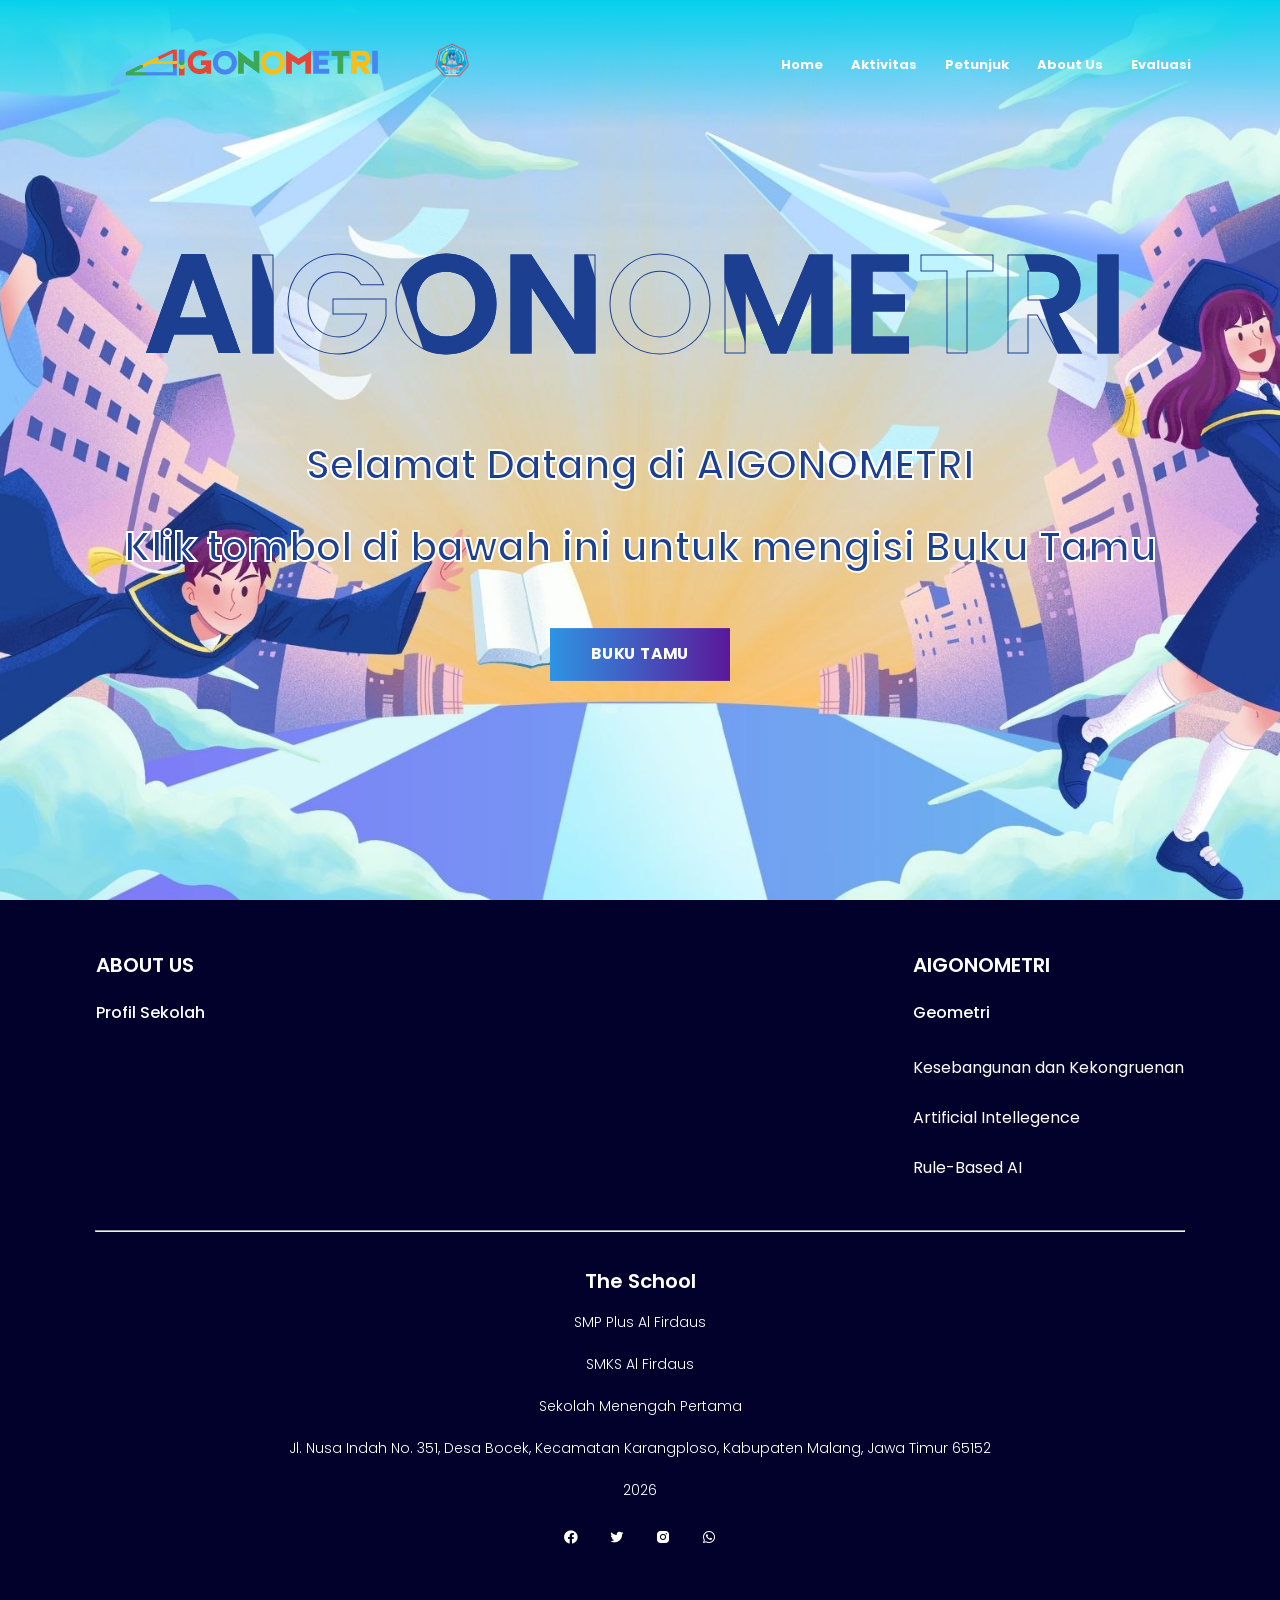
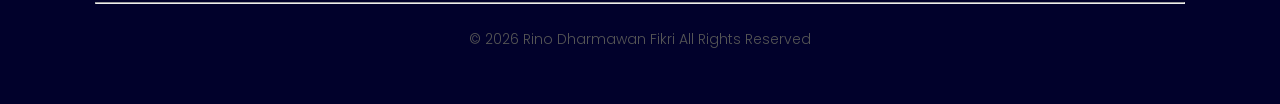
<file: index.html>
<!DOCTYPE html>
<html lang="en">
  <head>
    <meta charset="UTF-8" />
    <meta name="viewport" content="width=device-width, initial-scale=1.0" />
    <meta name="theme-color" content="rgb(4, 208, 235)">
    <title>AIGONOMETRI</title>
    <link rel="icon" type="image/png" href="icon.png">
    <link rel="stylesheet" href="Home.css" />
    <link rel="preconnect" href="https://fonts.gstatic.com" />
    <link rel="stylesheet" href="https://fonts.googleapis.com/css2?family=Poppins:wght@300;700&display=swap"/>
    <link href="https://unpkg.com/boxicons@2.1.4/css/boxicons.min.css" rel="stylesheet"/>
  </head>
  <body>
    <section class="header">
      <nav>
        <a href="index.html"><img src="AIGONOMETRI.png" class="aigonometri"/></a>
        <a href="index.html"><img src="logo_smp.png" class="logo-um"></a>
        <div class="navb" id="nvb">
            <i class="bx bx-x" onclick="hideMenu()"></i>
            <ul>
                <li><a href="index.html"><b>Home</b></a></li>
                <li><a href="Identitas_Modul.html"><b>Aktivitas</b></a></li>
                <li><a href="Petunjuk.html"><b>Petunjuk</b></a></li>
                <li><a href="About Us.html"><b>About Us</b></a></li>
                <li><a href="Evaluasi.html"><b>Evaluasi</b></a></li>
            </ul>
        </div>
        <i class="bx bx-menu" onclick="showMenu()"></i>
      </nav>
      <div class="text-box">
        <h1>AIGONOMETRI</h1>
        <br /><br />
        <p id="welcome-word">Selamat Datang di AIGONOMETRI</p>
        <p id="buku-tamu-capt">Klik tombol di bawah ini untuk mengisi Buku Tamu</p>
        <p id="start-capt">Buku Tamu sudah diisi! Ayo mulai pembelajaran!</p><br>
        <a href="https://forms.gle/puosZEYAURqku4hM9" target="_blank" class="hero-btn" id="buku-tamu" onclick="bukuTamu()"  ><b>BUKU TAMU</b></a>
        <a href="Petunjuk.html" class="hero-btn" id="strt"><b>MULAI PEMBELAJARAN</b></a>
      </div>
    </section>
    <section class="footer">
      <div class="row">
        <div>
            <h4><a href="About Us.html">ABOUT US</a></h4>
            <h1>Profil Sekolah</h1>
        </div>
        <div>
            <h4><a href="index.html">AIGONOMETRI</a></h4>
            <h1><a href="Kegiatan_1.html">Geometri</a></h1>
            <br/>
            <span><a href="Identitas_Modul.html">Kesebangunan dan Kekongruenan</a></span><br/><br/>
            <span><a href="https://aws.amazon.com/id/what-is/artificial-intelligence/#:~:text=AI%2C%20yang%20juga%20dikenal%20sebagai,dan%20membuat%20prediksi%20berbasis%20data.">Artificial Intellegence</a></span><br/><br/>
            <span><a href="https://www.sinotif.com/berita_acara/berita_artikel/detail/memahami-jenis-ai-berdasarkan-teknologi-yang-digunakan">Rule-Based AI</a></span><br/><br/>
        </div>
    </div>
      <br />
      <hr />
      <div class="univ-um">
        <h4>The School</h4>
        <p>SMP Plus Al Firdaus</p>
        <p>SMKS Al Firdaus</p>
        <p>Sekolah Menengah Pertama</p>
        <p>Jl. Nusa Indah No. 351, Desa Bocek, Kecamatan Karangploso, Kabupaten Malang, Jawa Timur 65152</p>
        <p>2026</p>
        <div class="icons">
          <i class="bx bxl-facebook-circle"></i>
          <i class="bx bxl-twitter"></i>
          <i class="bx bxl-instagram-alt"></i>
          <i class="bx bxl-whatsapp"></i>
        </div>
      </div>
      <br />
      <hr />
      <div class="kopi-kanan">
        <p>© 2026 Rino Dharmawan Fikri All Rights Reserved</p>
      </div>
    </section>
    <script src="Home1Script.js"></script>
  </body>
</html>
</file>
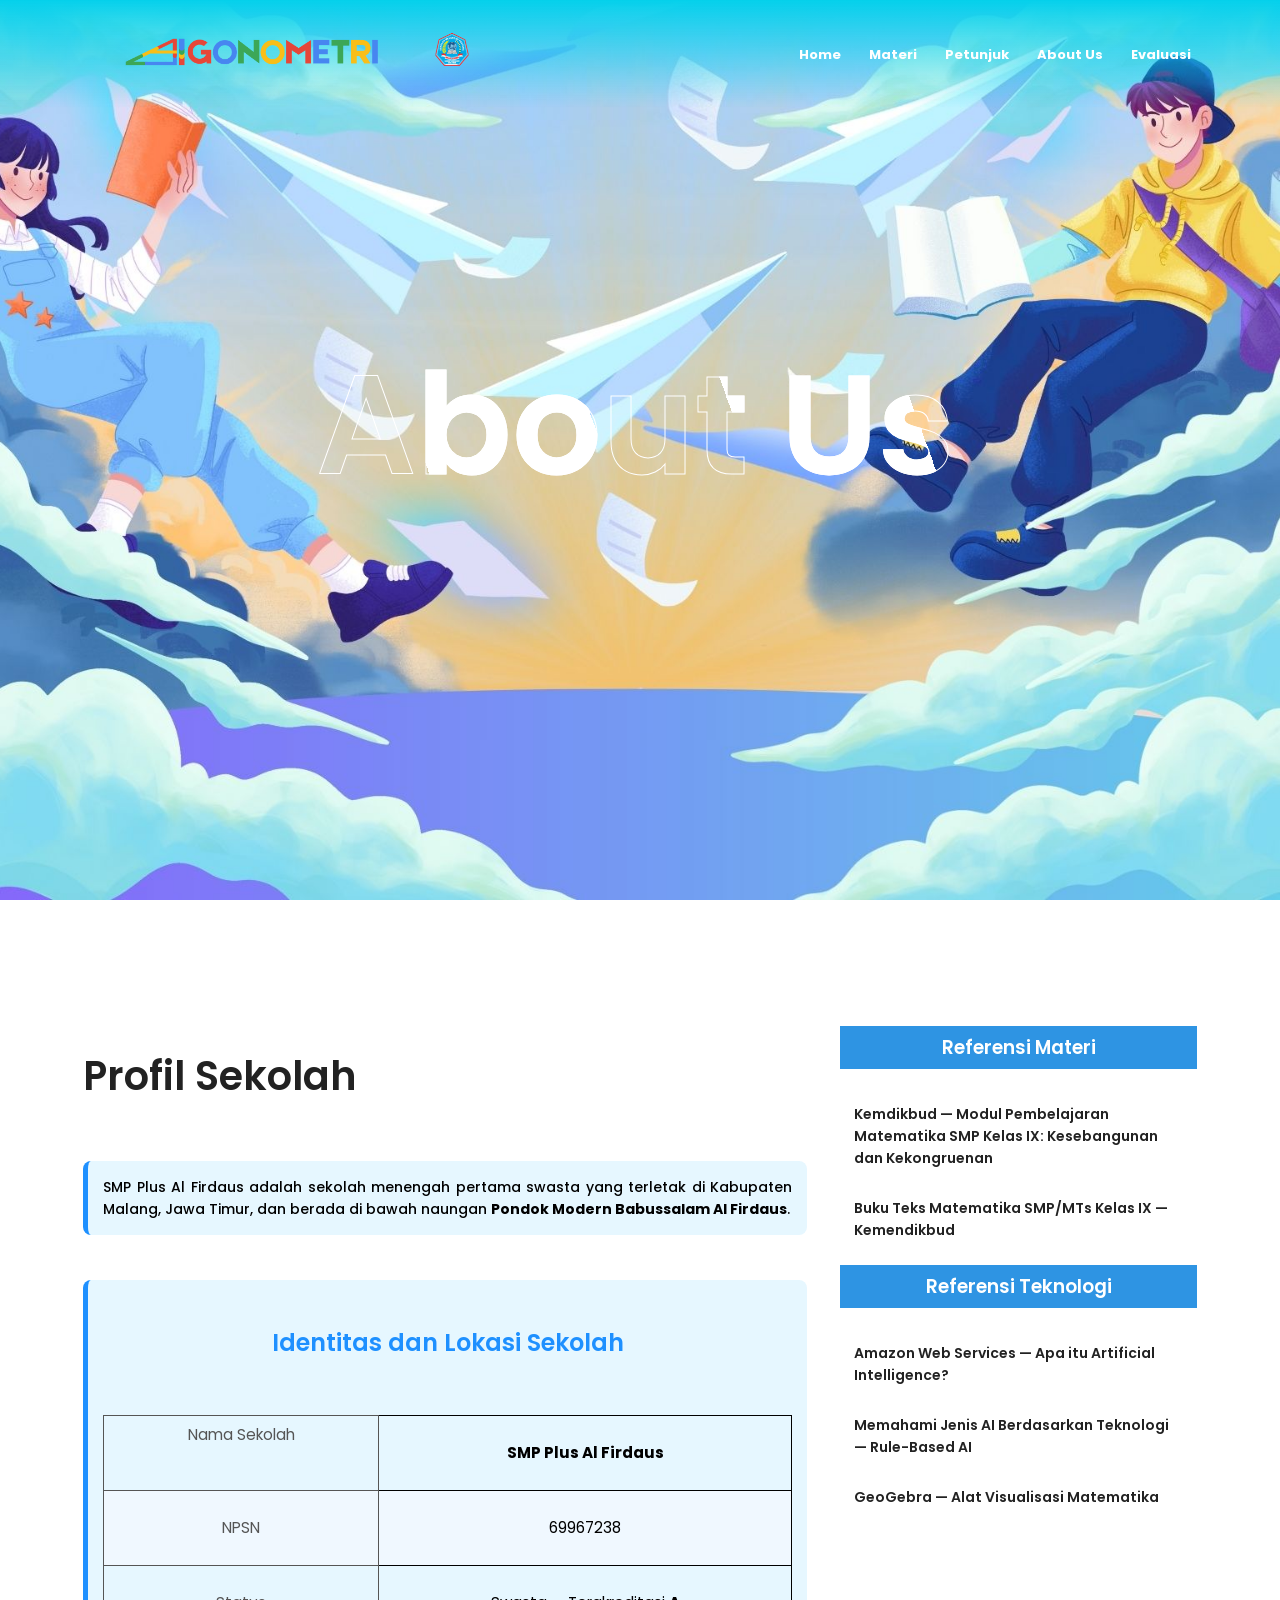
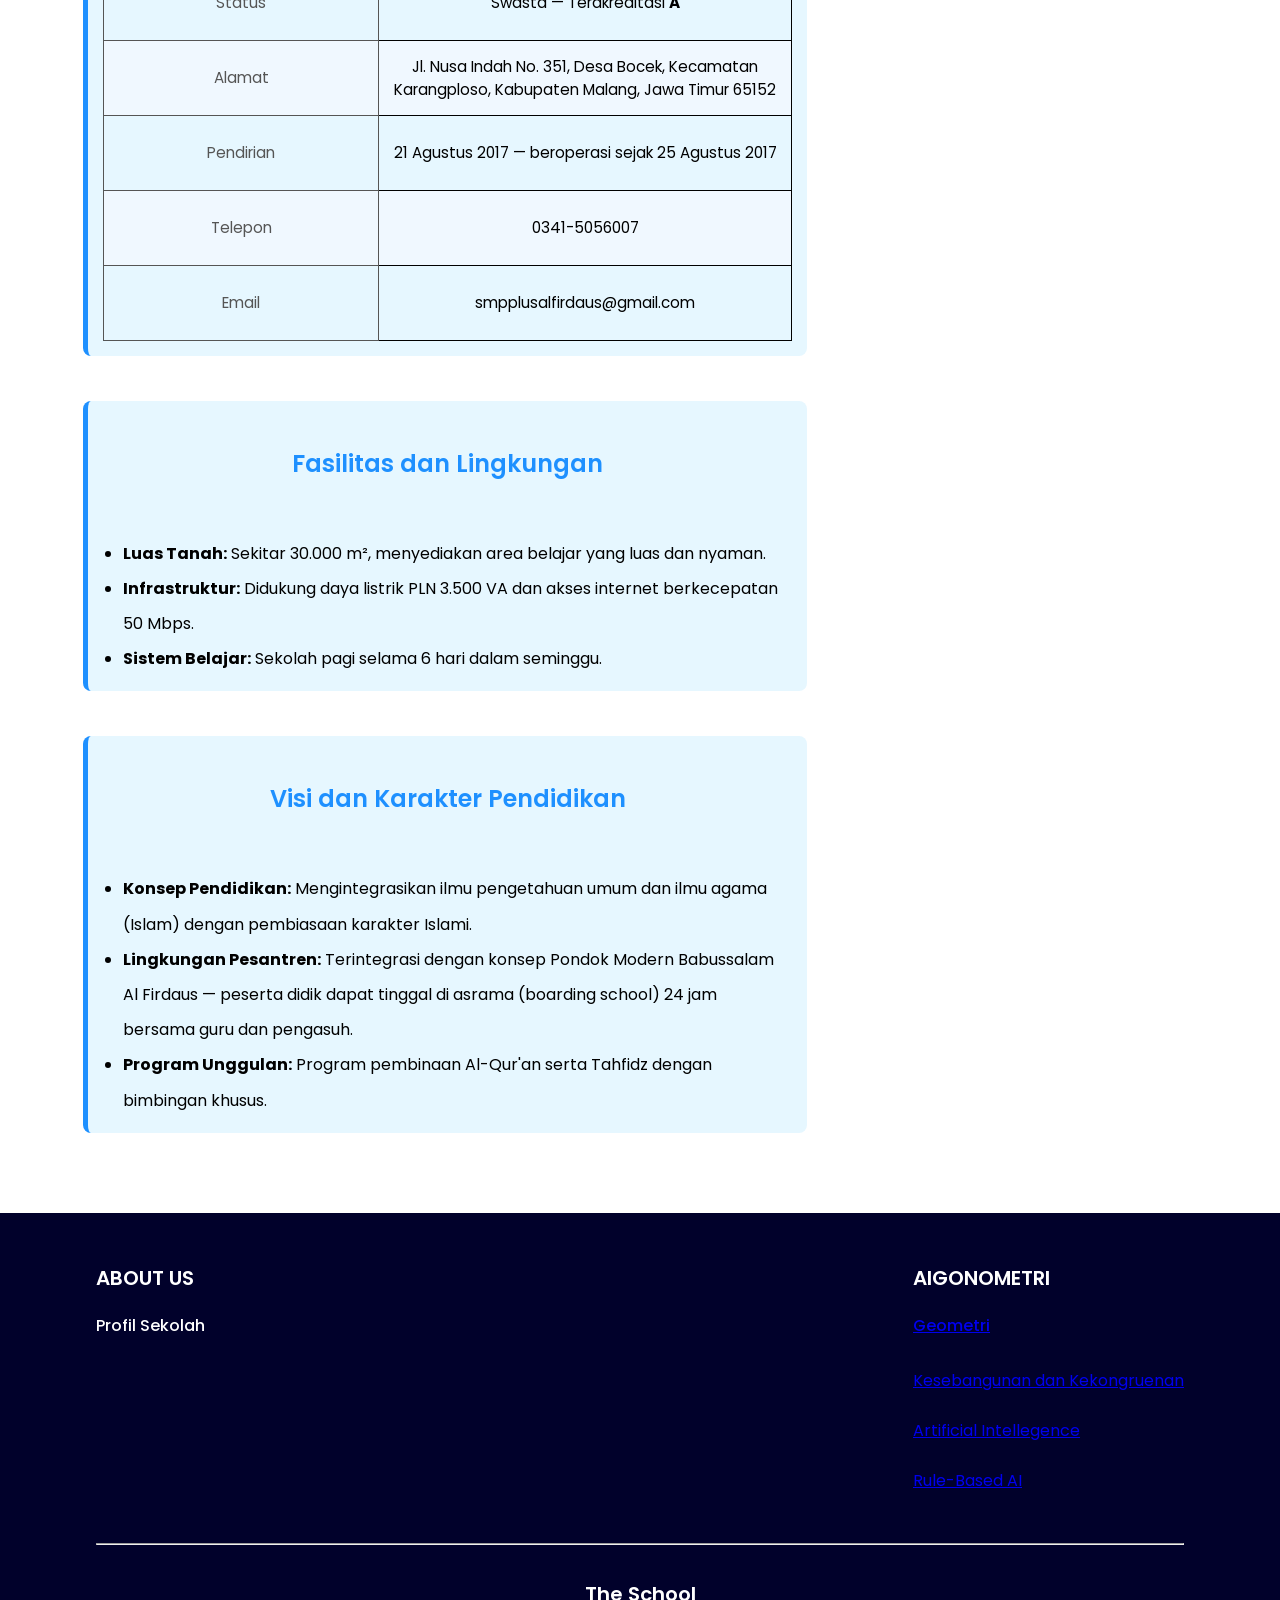
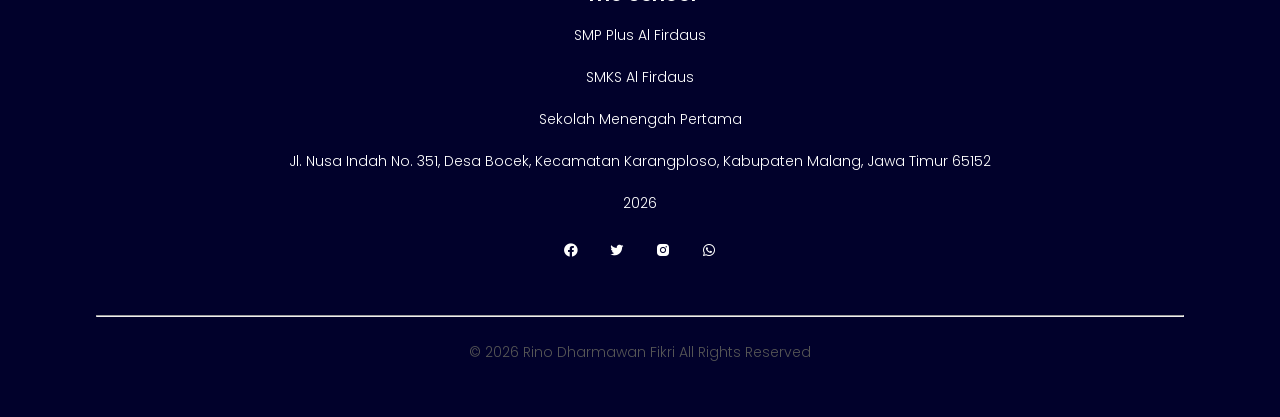
<file: About Us.html>
<!DOCTYPE html>
<html lang="in">
<head>
    <meta charset="UTF-8">
    <meta name="viewport" content="width=device-width, initial-scale=1.0">
    <meta name="theme-color" content="#2e94e3">
    <title>AIGONOMETRI</title>
    <link rel="icon" type="image/png" href="icon.png">
    <link rel="stylesheet" href="About Us.css">
    <link rel="preconnect" href="https://fonts.gstatic.com">
    <link rel="stylesheet" href="https://fonts.googleapis.com/css2?family=Poppins:wght@300;700&display=swap">
    <link href='https://unpkg.com/boxicons@2.1.4/css/boxicons.min.css' rel='stylesheet'>
</head>
<body>
    <section class="header">
        <nav>
            <a href="index.html"><img src="AIGONOMETRI.png" class="aigonometri"/></a>
            <a href="index.html"><img src="logo_smp.png" class="logo-um"></a>
            <div class="navb" id="nvb">
                <i class="bx bx-x" onclick="hideMenu()"></i>
                <ul>
                    <li><a href="index.html"><b>Home</b></a></li>
                    <li><a href="Identitas_Modul.html"><b>Materi</b></a></li>
                    <li><a href="Petunjuk.html"><b>Petunjuk</b></a></li>
                    <li><a href="About Us.html"><b>About Us</b></a></li>
                    <li><a href="Evaluasi.html"><b>Evaluasi</b></a></li>
                </ul>
            </div>
            <i class="bx bx-menu" onclick="showMenu()"></i>
        </nav>
        <div class="text-box">
            <h1>About Us</h1>
            <br /><br />
        </div>
    </section>
    <section class="blog-content">
        <div class="row">
            <div class="blog-left">
                <h1>Profil Sekolah</h1><br>
                <div class="instruction">
                    <p>SMP Plus Al Firdaus adalah sekolah menengah pertama swasta yang terletak di Kabupaten Malang, Jawa Timur, dan berada di bawah naungan <strong>Pondok Modern Babussalam Al Firdaus</strong>.</p>
                </div>
                <br>
                <div class="instruction">
                    <h2>Identitas dan Lokasi Sekolah</h2>
                    <br>
                    <table style="width:100%;border-collapse:collapse;font-size:0.95em;">
                        <tr><td style="padding:7px 4px;vertical-align:top;width:40%;color:#555;">Nama Sekolah</td><td style="padding:7px 4px;"><strong>SMP Plus Al Firdaus</strong></td></tr>
                        <tr style="background:#f0f8ff;"><td style="padding:7px 4px;color:#555;">NPSN</td><td style="padding:7px 4px;">69967238</td></tr>
                        <tr><td style="padding:7px 4px;color:#555;">Status</td><td style="padding:7px 4px;">Swasta — Terakreditasi <strong>A</strong></td></tr>
                        <tr style="background:#f0f8ff;"><td style="padding:7px 4px;color:#555;">Alamat</td><td style="padding:7px 4px;">Jl. Nusa Indah No. 351, Desa Bocek, Kecamatan Karangploso, Kabupaten Malang, Jawa Timur 65152</td></tr>
                        <tr><td style="padding:7px 4px;color:#555;">Pendirian</td><td style="padding:7px 4px;">21 Agustus 2017 — beroperasi sejak 25 Agustus 2017</td></tr>
                        <tr style="background:#f0f8ff;"><td style="padding:7px 4px;color:#555;">Telepon</td><td style="padding:7px 4px;">0341-5056007</td></tr>
                        <tr><td style="padding:7px 4px;color:#555;">Email</td><td style="padding:7px 4px;">smpplusalfirdaus@gmail.com</td></tr>
                    </table>
                </div>
                <br>
                <div class="instruction">
                    <h2>Fasilitas dan Lingkungan</h2>
                    <br>
                    <ul style="margin-left:20px;line-height:2.2;">
                        <li><strong>Luas Tanah:</strong> Sekitar 30.000 m², menyediakan area belajar yang luas dan nyaman.</li>
                        <li><strong>Infrastruktur:</strong> Didukung daya listrik PLN 3.500 VA dan akses internet berkecepatan 50 Mbps.</li>
                        <li><strong>Sistem Belajar:</strong> Sekolah pagi selama 6 hari dalam seminggu.</li>
                    </ul>
                </div>
                <br>
                <div class="instruction">
                    <h2>Visi dan Karakter Pendidikan</h2>
                    <br>
                    <ul style="margin-left:20px;line-height:2.2;">
                        <li><strong>Konsep Pendidikan:</strong> Mengintegrasikan ilmu pengetahuan umum dan ilmu agama (Islam) dengan pembiasaan karakter Islami.</li>
                        <li><strong>Lingkungan Pesantren:</strong> Terintegrasi dengan konsep Pondok Modern Babussalam Al Firdaus — peserta didik dapat tinggal di asrama (boarding school) 24 jam bersama guru dan pengasuh.</li>
                        <li><strong>Program Unggulan:</strong> Program pembinaan Al-Qur'an serta Tahfidz dengan bimbingan khusus.</li>
                    </ul>
                </div>
            </div>
            <div class="blog-right">
                <h3>Referensi Materi</h3>
                <div>
                    <p><a href="https://repositori.kemdikbud.go.id/" target="_blank">Kemdikbud — Modul Pembelajaran Matematika SMP Kelas IX: Kesebangunan dan Kekongruenan</a></p>
                </div>
                <div>
                    <p><a href="https://buku.kemdikbud.go.id/" target="_blank">Buku Teks Matematika SMP/MTs Kelas IX — Kemendikbud</a></p>
                </div>
                <h3>Referensi Teknologi</h3>
                <div>
                    <p><a href="https://aws.amazon.com/id/what-is/artificial-intelligence/" target="_blank">Amazon Web Services — Apa itu Artificial Intelligence?</a></p>
                </div>
                <div>
                    <p><a href="https://www.sinotif.com/berita_acara/berita_artikel/detail/memahami-jenis-ai-berdasarkan-teknologi-yang-digunakan" target="_blank">Memahami Jenis AI Berdasarkan Teknologi — Rule-Based AI</a></p>
                </div>
                <div>
                    <p><a href="https://www.geogebra.org/" target="_blank">GeoGebra — Alat Visualisasi Matematika</a></p>
                </div>
            </div>
        </div>
    </section>
    <section class="footer">
      <div class="row">
        <div>
            <h4><a href="About Us.html">ABOUT US</a></h4>
            <h1>Profil Sekolah</h1>
        </div>
        <div>
            <h4><a href="index.html">AIGONOMETRI</a></h4>
            <h1><a href="Kegiatan_1.html">Geometri</a></h1>
            <br/>
            <span><a href="Identitas_Modul.html">Kesebangunan dan Kekongruenan</a></span><br/><br/>
            <span><a href="https://aws.amazon.com/id/what-is/artificial-intelligence/#:~:text=AI%2C%20yang%20juga%20dikenal%20sebagai,dan%20membuat%20prediksi%20berbasis%20data.">Artificial Intellegence</a></span><br/><br/>
            <span><a href="https://www.sinotif.com/berita_acara/berita_artikel/detail/memahami-jenis-ai-berdasarkan-teknologi-yang-digunakan">Rule-Based AI</a></span><br/><br/>
        </div>
    </div>
      <br />
      <hr />
      <div class="univ-um">
        <h4>The School</h4>
        <p>SMP Plus Al Firdaus</p>
        <p>SMKS Al Firdaus</p>
        <p>Sekolah Menengah Pertama</p>
        <p>Jl. Nusa Indah No. 351, Desa Bocek, Kecamatan Karangploso, Kabupaten Malang, Jawa Timur 65152</p>
        <p>2026</p>
        <div class="icons">
          <i class="bx bxl-facebook-circle"></i>
          <i class="bx bxl-twitter"></i>
          <i class="bx bxl-instagram-alt"></i>
          <i class="bx bxl-whatsapp"></i>
        </div>
      </div>
      <br />
      <hr />
      <div class="kopi-kanan">
        <p>© 2026 Rino Dharmawan Fikri All Rights Reserved</p>
      </div>
    </section>
    <a href="" class="kembali-keatas" id="keatas1"><i class="bx bx-arrow-to-top"></i></a>
    <script src="Home1Script.js"></script>
</body>
</html>
</file>
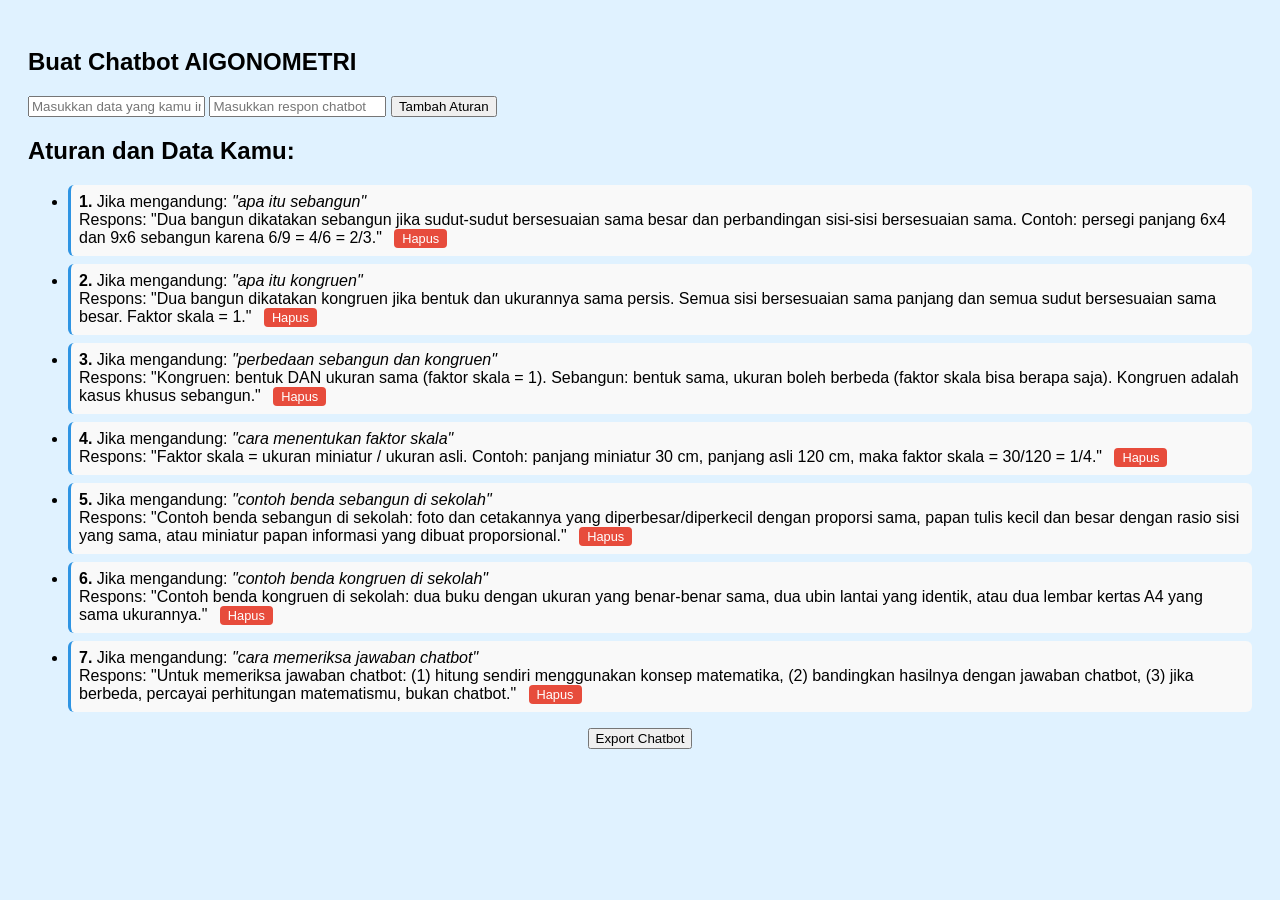
<file: coba.html>
<!DOCTYPE html>
<html lang="id">
<head>
    <meta charset="UTF-8">
    <meta name="viewport" content="width=device-width, initial-scale=1.0">
    <title>AIGONOMETRI - Chatbot Export</title>
    <link href="https://unpkg.com/boxicons@2.1.1/css/boxicons.min.css" rel="stylesheet">
    <style>
        body { font-family: Arial, sans-serif; background-color: #e0f2ff; padding: 20px; }
        
    </style>
</head>
<body>
    <section class="kegiatan-3">
        <h1>Buat Chatbot AIGONOMETRI</h1>
        <div class="input-container">
            <input type="text" id="keyword" placeholder="Masukkan data yang kamu inginkan">
            <input type="text" id="response" placeholder="Masukkan respon chatbot">
            <button onclick="addRule()">Tambah Aturan</button>
        </div>
        <div class="rules-list">
            <h2>Aturan dan Data Kamu:</h2>
            <ul id="rulesDisplay"></ul>
        </div>
        <div style="text-align: center;">
            <button onclick="exportChatbot()">Export Chatbot</button>
        </div>
    </section>
    <script src="chatbot.js"></script>
</body>
</html>
</file>
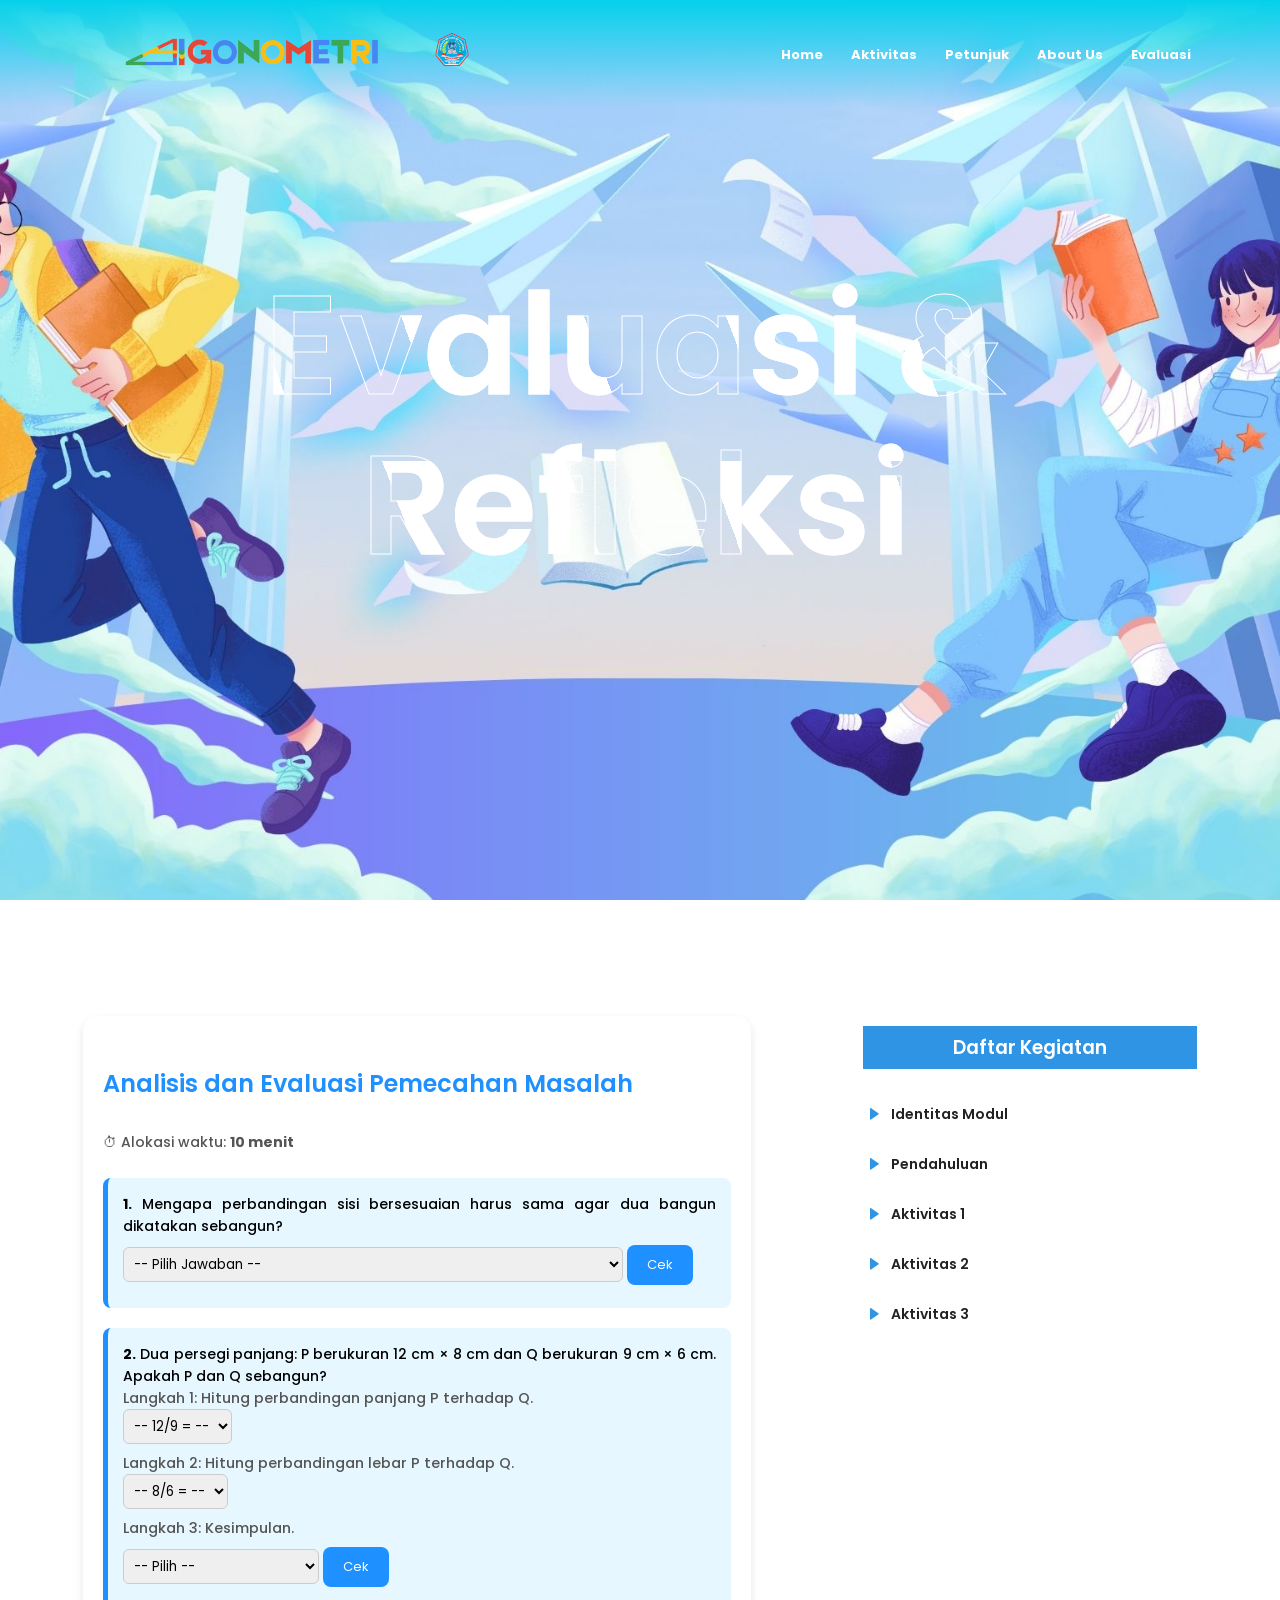
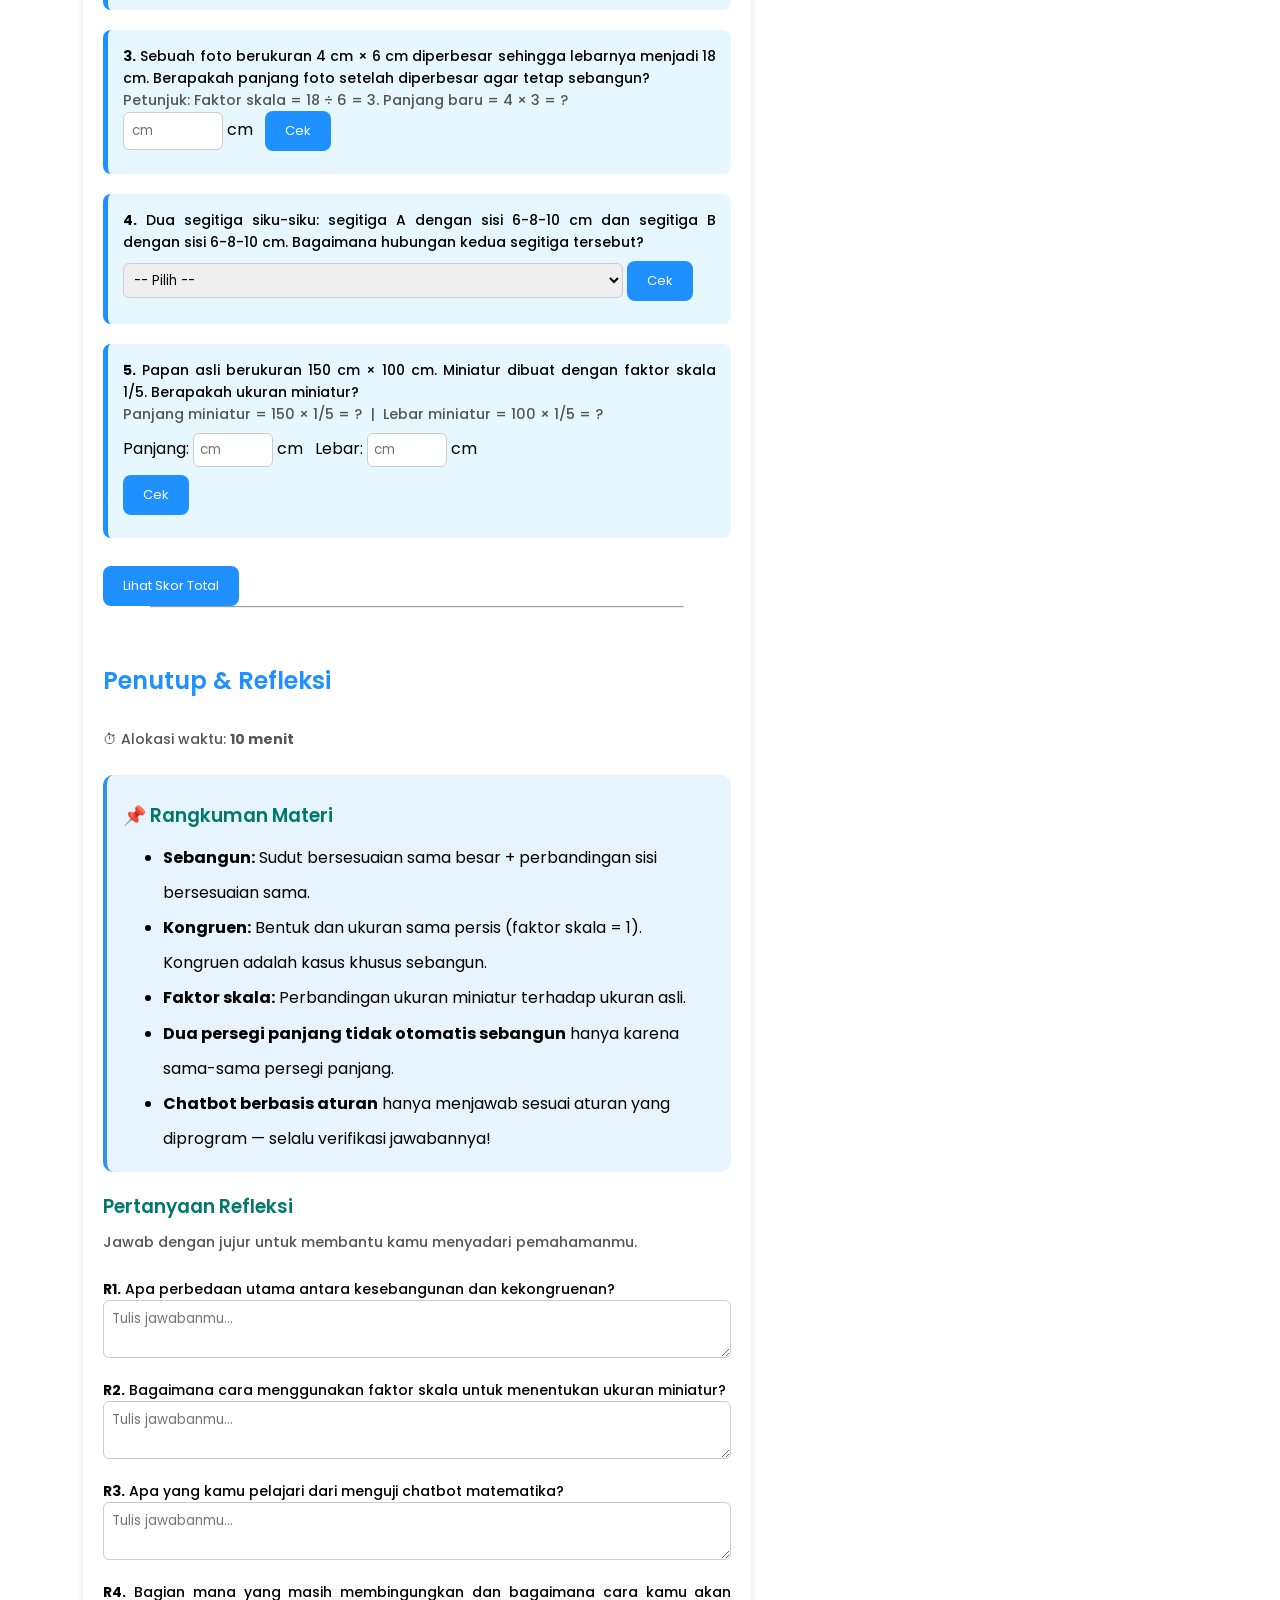
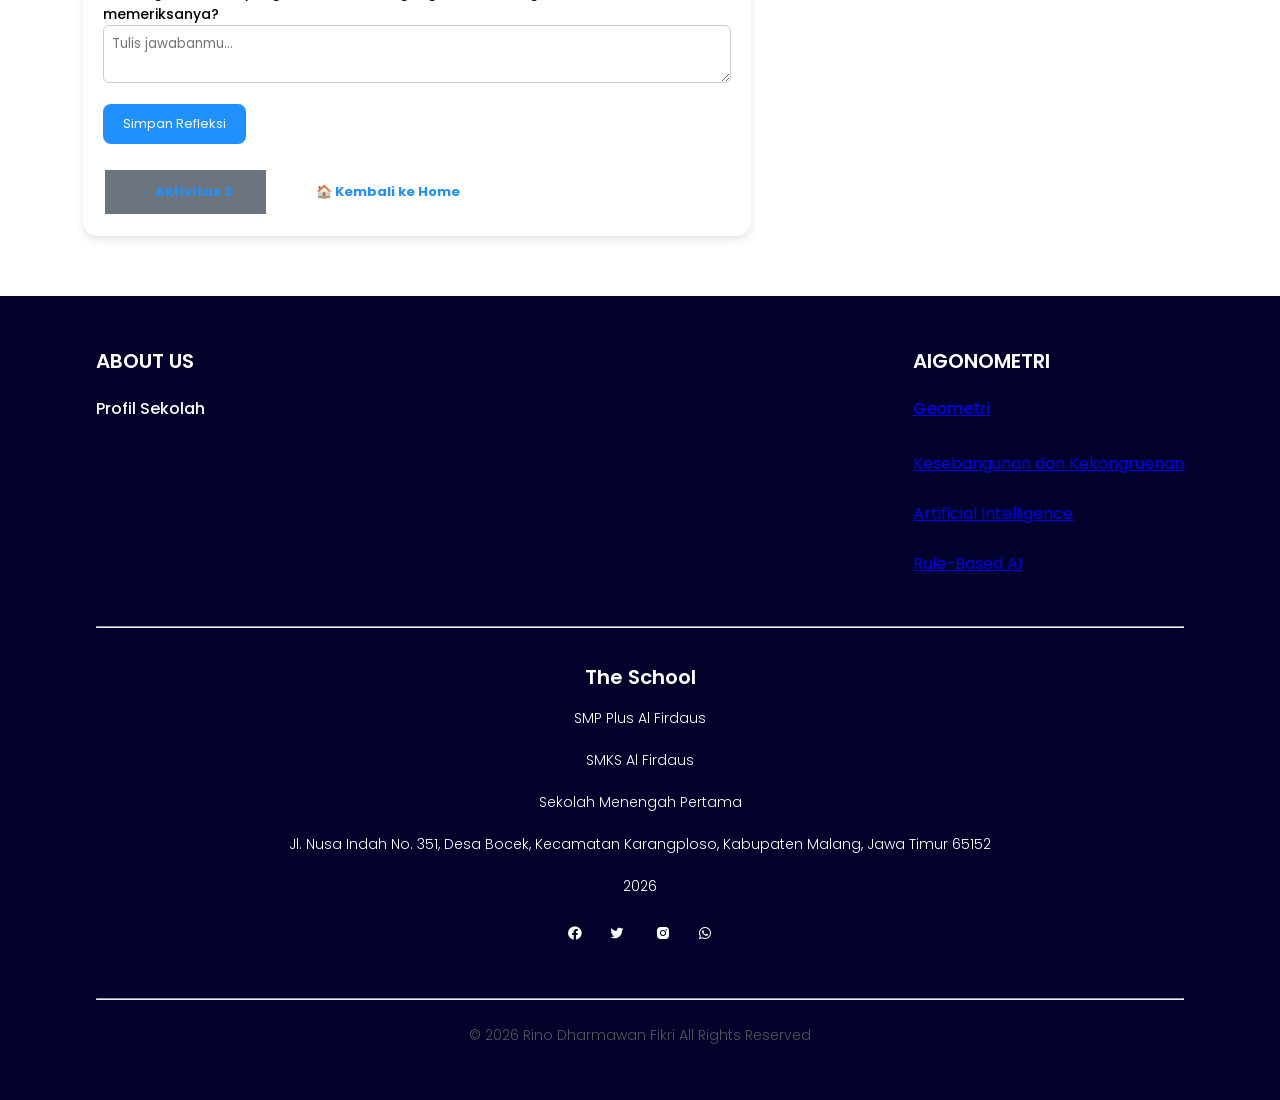
<file: Evaluasi.html>
<!DOCTYPE html>
<html lang="id">
<head>
    <meta charset="UTF-8">
    <meta name="viewport" content="width=device-width, initial-scale=1.0">
    <meta name="theme-color" content="#2e94e3">
    <title>AIGONOMETRI — Evaluasi</title>
    <link rel="icon" type="image/png" href="icon.png">
    <link rel="stylesheet" href="Evaluasi.css">
    <link rel="preconnect" href="https://fonts.gstatic.com">
    <link rel="stylesheet" href="https://fonts.googleapis.com/css2?family=Poppins:wght@300;700&display=swap">
    <link href="https://unpkg.com/boxicons@2.1.4/css/boxicons.min.css" rel="stylesheet">
</head>
<body>
    <section class="header">
        <nav>
            <a href="index.html"><img src="AIGONOMETRI.png" class="aigonometri"/></a>
            <a href="index.html"><img src="logo_smp.png" class="logo-um"></a>
            <div class="navb" id="nvb">
                <i class="bx bx-x" onclick="hideMenu()"></i>
                <ul>
                    <li><a href="index.html"><b>Home</b></a></li>
                    <li><a href="Identitas_Modul.html"><b>Aktivitas</b></a></li>
                    <li><a href="Petunjuk.html"><b>Petunjuk</b></a></li>
                    <li><a href="About Us.html"><b>About Us</b></a></li>
                    <li><a href="Evaluasi.html"><b>Evaluasi</b></a></li>
                </ul>
            </div>
            <i class="bx bx-menu" onclick="showMenu()"></i>
        </nav>
        <div class="text-box">
            <h1>Evaluasi &amp; Refleksi</h1>
            <br /><br />
        </div>
    </section>

    <section class="blog-content">
        <div class="row">
            <div class="blog-left">
                <div class="container-kegiatan-1">

                    <!-- ANALISIS & EVALUASI -->
                    <h2>Analisis dan Evaluasi Pemecahan Masalah</h2>
                    <p style="color:#555;">⏱ Alokasi waktu: <strong>10 menit</strong></p>
                    <br>

                    <!-- SOAL E1 -->
                    <div class="pembahasan" style="margin-bottom:20px;">
                        <p><strong>1.</strong> Mengapa perbandingan sisi bersesuaian harus sama agar dua bangun dikatakan sebangun?</p>
                        <select id="e1" style="padding:6px;border-radius:6px;border:1px solid #ccc;width:100%;max-width:500px;">
                            <option value="">-- Pilih Jawaban --</option>
                            <option value="a">Karena kedua bangun harus memiliki jenis yang sama</option>
                            <option value="b">Karena perbandingan yang sama menjamin bentuk proporsional dengan sudut bersesuaian yang sama besar</option>
                            <option value="c">Karena luas kedua bangun harus sama</option>
                            <option value="d">Karena kedua bangun harus memiliki keliling yang sama</option>
                        </select>
                        <button onclick="cekE1()" class="hero-btn" style="max-width:160px;margin-top:8px;">Cek</button>
                        <div id="fb-e1" style="margin-top:8px;"></div>
                    </div>

                    <!-- SOAL E2 -->
                    <div class="pembahasan" style="margin-bottom:20px;">
                        <p><strong>2.</strong> Dua persegi panjang: P berukuran 12 cm × 8 cm dan Q berukuran 9 cm × 6 cm. Apakah P dan Q sebangun?</p>
                        <p style="font-size:0.9em;color:#555;">Langkah 1: Hitung perbandingan panjang P terhadap Q.</p>
                        <select id="e2a" style="padding:6px;border-radius:6px;border:1px solid #ccc;">
                            <option value="">-- 12/9 = --</option>
                            <option value="4/3">4/3</option>
                            <option value="3/4">3/4</option>
                            <option value="2/3">2/3</option>
                            <option value="3/2">3/2</option>
                        </select>
                        <p style="font-size:0.9em;color:#555;margin-top:8px;">Langkah 2: Hitung perbandingan lebar P terhadap Q.</p>
                        <select id="e2b" style="padding:6px;border-radius:6px;border:1px solid #ccc;">
                            <option value="">-- 8/6 = --</option>
                            <option value="4/3">4/3</option>
                            <option value="3/4">3/4</option>
                            <option value="2/3">2/3</option>
                            <option value="3/2">3/2</option>
                        </select>
                        <p style="font-size:0.9em;color:#555;margin-top:8px;">Langkah 3: Kesimpulan.</p>
                        <select id="e2c" style="padding:6px;border-radius:6px;border:1px solid #ccc;">
                            <option value="">-- Pilih --</option>
                            <option value="sebangun">P dan Q sebangun</option>
                            <option value="tidak">P dan Q tidak sebangun</option>
                            <option value="kongruen">P dan Q kongruen</option>
                        </select>
                        <button onclick="cekE2()" class="hero-btn" style="max-width:160px;margin-top:8px;">Cek</button>
                        <div id="fb-e2" style="margin-top:8px;"></div>
                    </div>

                    <!-- SOAL E3 -->
                    <div class="pembahasan" style="margin-bottom:20px;">
                        <p><strong>3.</strong> Sebuah foto berukuran 4 cm × 6 cm diperbesar sehingga lebarnya menjadi 18 cm. Berapakah panjang foto setelah diperbesar agar tetap sebangun?</p>
                        <p style="font-size:0.9em;color:#555;">Petunjuk: Faktor skala = 18 ÷ 6 = 3. Panjang baru = 4 × 3 = ?</p>
                        <input type="number" id="e3" placeholder="cm" style="width:100px;padding:8px;border-radius:6px;border:1px solid #ccc;">
                        <span> cm</span>
                        <button onclick="cekE3()" class="hero-btn" style="max-width:160px;margin-left:8px;">Cek</button>
                        <div id="fb-e3" style="margin-top:8px;"></div>
                    </div>

                    <!-- SOAL E4 -->
                    <div class="pembahasan" style="margin-bottom:20px;">
                        <p><strong>4.</strong> Dua segitiga siku-siku: segitiga A dengan sisi 6-8-10 cm dan segitiga B dengan sisi 6-8-10 cm. Bagaimana hubungan kedua segitiga tersebut?</p>
                        <select id="e4" style="padding:6px;border-radius:6px;border:1px solid #ccc;width:100%;max-width:500px;">
                            <option value="">-- Pilih --</option>
                            <option value="kongruen">Kongruen (dan juga sebangun)</option>
                            <option value="sebangun">Sebangun tetapi tidak kongruen</option>
                            <option value="tidak">Tidak sebangun</option>
                        </select>
                        <button onclick="cekE4()" class="hero-btn" style="max-width:160px;margin-top:8px;">Cek</button>
                        <div id="fb-e4" style="margin-top:8px;"></div>
                    </div>

                    <!-- SOAL E5 -->
                    <div class="pembahasan" style="margin-bottom:20px;">
                        <p><strong>5.</strong> Papan asli berukuran 150 cm × 100 cm. Miniatur dibuat dengan faktor skala 1/5. Berapakah ukuran miniatur?</p>
                        <p style="font-size:0.9em;color:#555;">Panjang miniatur = 150 × 1/5 = ? &nbsp;|&nbsp; Lebar miniatur = 100 × 1/5 = ?</p>
                        <div style="display:flex;gap:12px;flex-wrap:wrap;margin-top:8px;">
                            <label>Panjang: <input type="number" id="e5p" placeholder="cm" style="width:80px;padding:6px;border-radius:6px;border:1px solid #ccc;"> cm</label>
                            <label>Lebar: <input type="number" id="e5l" placeholder="cm" style="width:80px;padding:6px;border-radius:6px;border:1px solid #ccc;"> cm</label>
                        </div>
                        <button onclick="cekE5()" class="hero-btn" style="max-width:160px;margin-top:8px;">Cek</button>
                        <div id="fb-e5" style="margin-top:8px;"></div>
                    </div>

                    <div id="skor-total" style="background:#e8f4fd;padding:14px;border-radius:10px;margin-top:8px;display:none;">
                        <p id="teks-skor" style="font-weight:bold;font-size:1.1em;"></p>
                    </div>
                    <button onclick="hitungSkorTotal()" class="hero-btn" style="max-width:220px;margin-top:8px;">Lihat Skor Total</button>

                    <br><hr><br>

                    <!-- PENUTUP & REFLEKSI -->
                    <h2>Penutup &amp; Refleksi</h2>
                    <p style="color:#555;">⏱ Alokasi waktu: <strong>10 menit</strong></p>
                    <br>

                    <div style="background:#e8f4fd;padding:16px;border-radius:10px;margin-bottom:20px;border-left:4px solid #2e94e3;">
                        <h3>📌 Rangkuman Materi</h3>
                        <ul style="margin-left:20px;line-height:2.2;">
                            <li><strong>Sebangun:</strong> Sudut bersesuaian sama besar + perbandingan sisi bersesuaian sama.</li>
                            <li><strong>Kongruen:</strong> Bentuk dan ukuran sama persis (faktor skala = 1). Kongruen adalah kasus khusus sebangun.</li>
                            <li><strong>Faktor skala:</strong> Perbandingan ukuran miniatur terhadap ukuran asli.</li>
                            <li><strong>Dua persegi panjang tidak otomatis sebangun</strong> hanya karena sama-sama persegi panjang.</li>
                            <li><strong>Chatbot berbasis aturan</strong> hanya menjawab sesuai aturan yang diprogram — selalu verifikasi jawabannya!</li>
                        </ul>
                    </div>

                    <h3>Pertanyaan Refleksi</h3>
                    <p style="font-size:0.9em;color:#555;">Jawab dengan jujur untuk membantu kamu menyadari pemahamanmu.</p>
                    <br>

                    <div style="margin-bottom:14px;">
                        <p><strong>R1.</strong> Apa perbedaan utama antara kesebangunan dan kekongruenan?</p>
                        <textarea id="r1" rows="2" style="width:100%;padding:8px;border-radius:6px;border:1px solid #ccc;" placeholder="Tulis jawabanmu..."></textarea>
                    </div>
                    <div style="margin-bottom:14px;">
                        <p><strong>R2.</strong> Bagaimana cara menggunakan faktor skala untuk menentukan ukuran miniatur?</p>
                        <textarea id="r2" rows="2" style="width:100%;padding:8px;border-radius:6px;border:1px solid #ccc;" placeholder="Tulis jawabanmu..."></textarea>
                    </div>
                    <div style="margin-bottom:14px;">
                        <p><strong>R3.</strong> Apa yang kamu pelajari dari menguji chatbot matematika?</p>
                        <textarea id="r3" rows="2" style="width:100%;padding:8px;border-radius:6px;border:1px solid #ccc;" placeholder="Tulis jawabanmu..."></textarea>
                    </div>
                    <div style="margin-bottom:14px;">
                        <p><strong>R4.</strong> Bagian mana yang masih membingungkan dan bagaimana cara kamu akan memeriksanya?</p>
                        <textarea id="r4" rows="2" style="width:100%;padding:8px;border-radius:6px;border:1px solid #ccc;" placeholder="Tulis jawabanmu..."></textarea>
                    </div>

                    <button onclick="simpanRefleksi()" class="hero-btn" style="max-width:200px;">Simpan Refleksi</button>
                    <div id="fb-refleksi" style="margin-top:10px;"></div>

                    <div style="margin-top:24px;display:flex;gap:12px;flex-wrap:wrap;">
                        <a href="Kegiatan_3.html" class="hero-btn" style="background:#6c757d;"><b>← Aktivitas 3</b></a>
                        <a href="index.html" class="hero-btn"><b>🏠 Kembali ke Home</b></a>
                    </div>
                </div>
            </div>

            <!-- SIDEBAR -->
            <div class="blog-right">
                <h3>Daftar Kegiatan</h3>
                <div><i class='bx bxs-right-arrow'></i><p><a href="Identitas_Modul.html">Identitas Modul</a></p></div>
                <div><i class='bx bxs-right-arrow'></i><p><a href="Pendahuluan.html">Pendahuluan</a></p></div>
                <div><i class='bx bxs-right-arrow'></i><p><a href="Kegiatan_1.html">Aktivitas 1</a></p></div>
                <div><i class='bx bxs-right-arrow'></i><p><a href="Kegiatan_2.html">Aktivitas 2</a></p></div>
                <div><i class='bx bxs-right-arrow'></i><p><a href="Kegiatan_3.html">Aktivitas 3</a></p></div>
            </div>
        </div>
    </section>

    <section class="footer">
        <div class="row">
            <div><h4><a href="About Us.html">ABOUT US</a></h4><h1>Profil Sekolah</h1></div>
            <div>
                <h4><a href="index.html">AIGONOMETRI</a></h4>
                <h1><a href="Kegiatan_1.html">Geometri</a></h1><br/>
                <span><a href="Identitas_Modul.html">Kesebangunan dan Kekongruenan</a></span><br/><br/>
                <span><a href="https://aws.amazon.com/id/what-is/artificial-intelligence/">Artificial Intelligence</a></span><br/><br/>
                <span><a href="https://www.sinotif.com/berita_acara/berita_artikel/detail/memahami-jenis-ai-berdasarkan-teknologi-yang-digunakan">Rule-Based AI</a></span><br/><br/>
            </div>
        </div>
        <br /><hr />
        <div class="univ-um">
            <h4>The School</h4>
            <p>SMP Plus Al Firdaus</p><p>SMKS Al Firdaus</p><p>Sekolah Menengah Pertama</p>
            <p>Jl. Nusa Indah No. 351, Desa Bocek, Kecamatan Karangploso, Kabupaten Malang, Jawa Timur 65152</p>
            <p>2026</p>
            <div class="icons">
                <i class="bx bxl-facebook-circle"></i><i class="bx bxl-twitter"></i>
                <i class="bx bxl-instagram-alt"></i><i class="bx bxl-whatsapp"></i>
            </div>
        </div>
        <br /><hr />
        <div class="kopi-kanan"><p>© 2026 Rino Dharmawan Fikri All Rights Reserved</p></div>
    </section>

    <a href="" class="kembali-keatas" id="keatas1"><i class="bx bx-arrow-to-top"></i></a>

    <script>
    var skorE = { e1:false, e2:false, e3:false, e4:false, e5:false };

    function cekE1() {
        var sel = document.getElementById('e1');
        var fb = document.getElementById('fb-e1');
        if (!sel.value) { fb.innerHTML = '<span style="color:orange;">⚠️ Pilih jawaban.</span>'; return; }
        if (sel.value === 'b') {
            skorE.e1 = true; sel.style.border='2px solid green';
            fb.innerHTML = '<span style="color:green;">✅ Benar! Perbandingan sisi yang sama menjamin bentuk proporsional — sudut-sudut bersesuaian otomatis sama besar pada bangun yang sebangun.</span>';
        } else {
            sel.style.border='2px solid red';
            fb.innerHTML = '<span style="color:red;">❌ Kurang tepat. Kesebangunan tidak bergantung pada jenis, luas, atau keliling — melainkan pada perbandingan sisi bersesuaian yang sama.</span>';
        }
    }

    function cekE2() {
        var a = document.getElementById('e2a').value;
        var b = document.getElementById('e2b').value;
        var c = document.getElementById('e2c').value;
        var fb = document.getElementById('fb-e2');
        var benar = a === '4/3' && b === '4/3' && c === 'sebangun';
        if (benar) {
            skorE.e2 = true;
            [document.getElementById('e2a'), document.getElementById('e2b'), document.getElementById('e2c')].forEach(function(el){ el.style.border='2px solid green'; });
            fb.innerHTML = '<span style="color:green;">✅ Benar! 12/9 = 4/3 dan 8/6 = 4/3. Perbandingan sama → P dan Q sebangun (tetapi tidak kongruen karena ukurannya berbeda).</span>';
        } else {
            fb.innerHTML = '<span style="color:red;">❌ Periksa kembali. 12÷9 = 4/3 dan 8÷6 = 4/3. Karena perbandingannya sama, kedua bangun sebangun.</span>';
        }
    }

    function cekE3() {
        var val = parseFloat(document.getElementById('e3').value);
        var fb = document.getElementById('fb-e3');
        if (isNaN(val)) { fb.innerHTML = '<span style="color:orange;">⚠️ Masukkan angka.</span>'; return; }
        if (val === 12) {
            skorE.e3 = true;
            fb.innerHTML = '<span style="color:green;">✅ Benar! Faktor skala = 18÷6 = 3. Panjang baru = 4 × 3 = <strong>12 cm</strong>.</span>';
        } else {
            fb.innerHTML = '<span style="color:red;">❌ Belum tepat. Faktor skala = 18÷6 = 3. Panjang baru = 4 × 3 = ?</span>';
        }
    }

    function cekE4() {
        var sel = document.getElementById('e4');
        var fb = document.getElementById('fb-e4');
        if (!sel.value) { fb.innerHTML = '<span style="color:orange;">⚠️ Pilih jawaban.</span>'; return; }
        if (sel.value === 'kongruen') {
            skorE.e4 = true; sel.style.border='2px solid green';
            fb.innerHTML = '<span style="color:green;">✅ Benar! Sisi-sisinya identik (6=6, 8=8, 10=10) → kongruen. Kongruen adalah kasus khusus sebangun dengan faktor skala = 1.</span>';
        } else {
            sel.style.border='2px solid red';
            fb.innerHTML = '<span style="color:red;">❌ Periksa kembali. Semua sisi sama persis → kongruen (dan juga sebangun dengan faktor skala = 1).</span>';
        }
    }

    function cekE5() {
        var p = parseFloat(document.getElementById('e5p').value);
        var l = parseFloat(document.getElementById('e5l').value);
        var fb = document.getElementById('fb-e5');
        if (isNaN(p) || isNaN(l)) { fb.innerHTML = '<span style="color:orange;">⚠️ Masukkan kedua nilai.</span>'; return; }
        if (p === 30 && l === 20) {
            skorE.e5 = true;
            fb.innerHTML = '<span style="color:green;">✅ Benar! Panjang = 150 × 1/5 = <strong>30 cm</strong>. Lebar = 100 × 1/5 = <strong>20 cm</strong>. Miniatur: 30 × 20 cm.</span>';
        } else {
            fb.innerHTML = '<span style="color:red;">❌ Belum tepat. Panjang = 150 × 1/5 = 30 cm. Lebar = 100 × 1/5 = 20 cm.</span>';
        }
    }

    function hitungSkorTotal() {
        var total = Object.values(skorE).filter(Boolean).length;
        var el = document.getElementById('skor-total');
        var teks = document.getElementById('teks-skor');
        el.style.display = 'block';
        var pesan = total === 5 ? '🎉 Sempurna! Kamu menguasai materi kesebangunan dan kekongruenan.' :
                    total >= 3 ? '👍 Bagus! Kamu sudah memahami sebagian besar materi. Periksa kembali soal yang salah.' :
                    '📚 Perlu belajar lebih lanjut. Baca kembali konsep kesebangunan dan coba lagi.';
        teks.innerHTML = 'Skor: ' + total + '/5 &nbsp;|&nbsp; ' + pesan;
        teks.style.color = total === 5 ? 'green' : total >= 3 ? '#e67e22' : 'red';
        el.scrollIntoView({ behavior: 'smooth' });
    }

    function simpanRefleksi() {
        var r1 = document.getElementById('r1').value.trim();
        var r2 = document.getElementById('r2').value.trim();
        var r3 = document.getElementById('r3').value.trim();
        var r4 = document.getElementById('r4').value.trim();
        var fb = document.getElementById('fb-refleksi');
        if (!r1 || !r2 || !r3 || !r4) {
            fb.innerHTML = '<span style="color:orange;">⚠️ Isi semua pertanyaan refleksi terlebih dahulu.</span>';
            return;
        }
        fb.innerHTML = '<span style="color:green;">✅ Refleksi tersimpan! Terima kasih sudah menyelesaikan pembelajaran Pertemuan 9. Semangat terus belajar matematika!</span>';
    }

    var nvb = document.getElementById("nvb");
    function showMenu() { if (nvb) nvb.style.right = "0"; }
    function hideMenu() { if (nvb) nvb.style.right = "-200px"; }

    var keatas = document.querySelector('.kembali-keatas');
    if (keatas) {
        window.addEventListener("scroll", function() {
            if (window.pageYOffset > 100) keatas.classList.add("active");
            else keatas.classList.remove("active");
        });
    }
    </script>
</body>
</html>
</file>
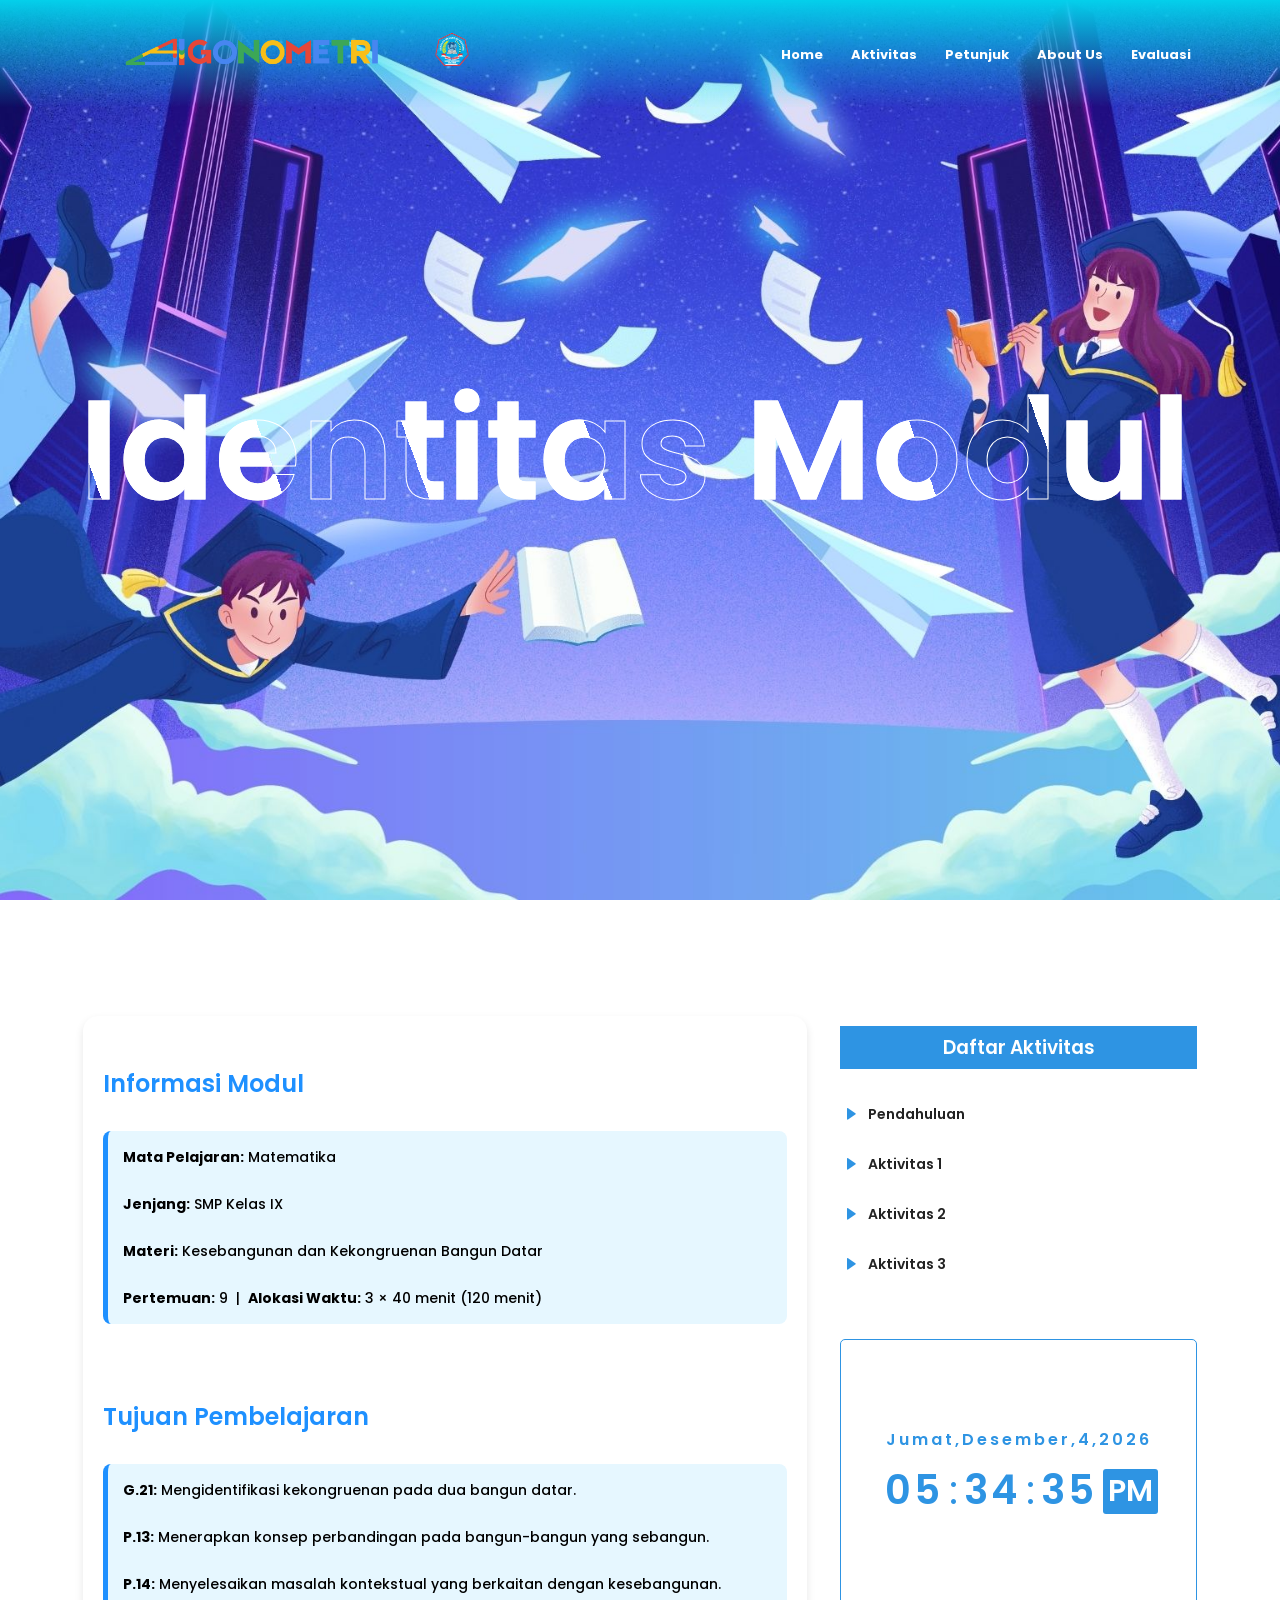
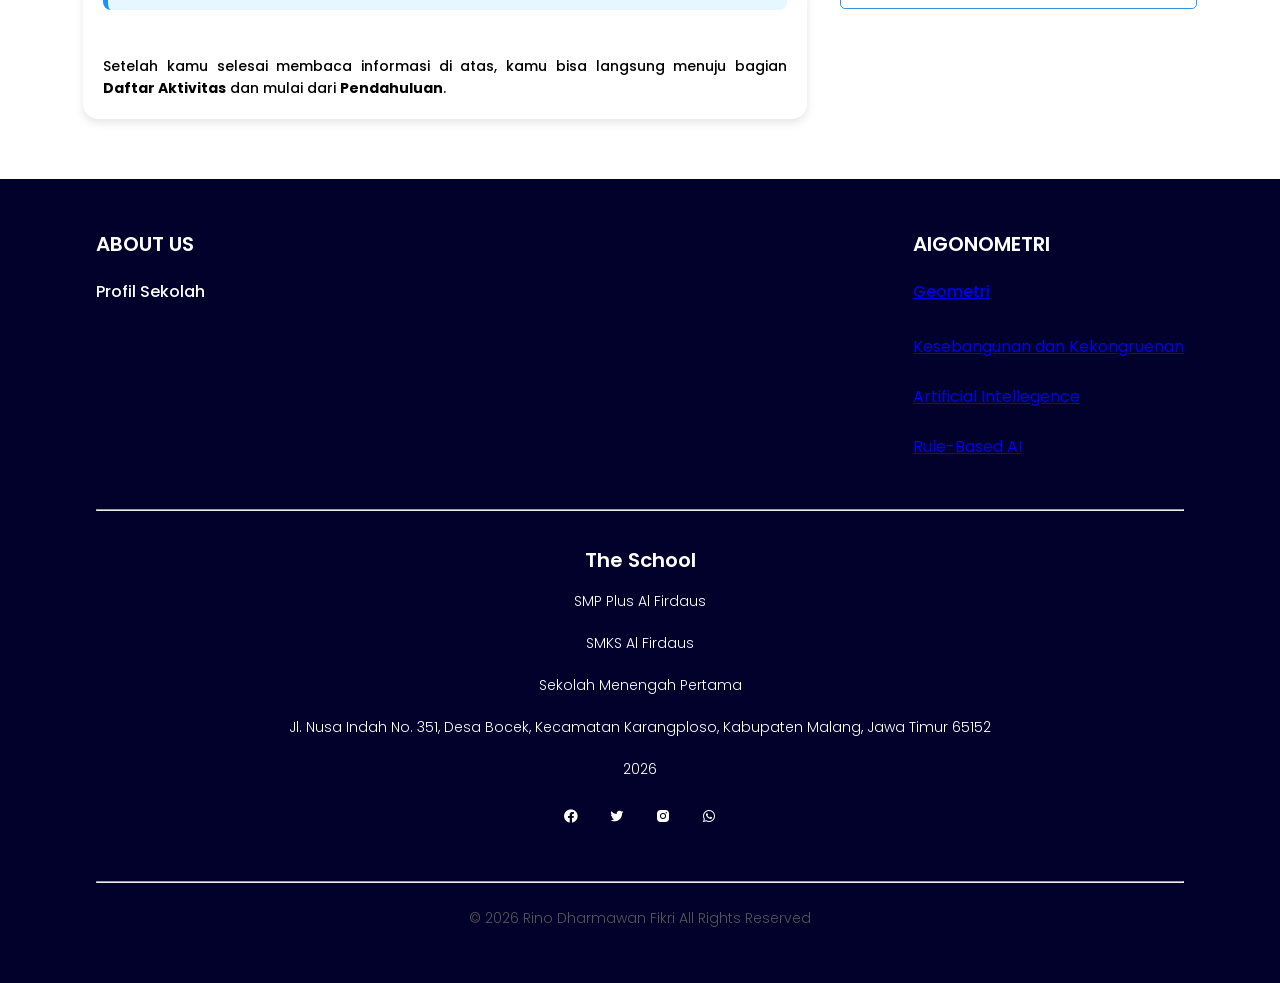
<file: Identitas_Modul.html>
<!DOCTYPE html>
<html lang="en">
<head>
    <meta charset="UTF-8">
    <meta name="viewport" content="width=device-width, initial-scale=1.0">
    <meta name="theme-color" content="#2e94e3">
    <title>AIGONOMETRI</title>
    <link rel="icon" type="image/png" href="icon.png">
    <link rel="stylesheet" href="Identitas.css">
    <link rel="preconnect" href="https://fonts.gstatic.com">
    <link rel="stylesheet" href="https://fonts.googleapis.com/css2?family=Poppins:wght@300;700&display=swap">
    <link href='https://unpkg.com/boxicons@2.1.4/css/boxicons.min.css' rel='stylesheet'>
</head>
<body onload="initJam()">
    <section class="header">
        <nav>
            <a href="index.html"><img src="AIGONOMETRI.png" class="aigonometri"/></a>
            <a href="index.html"><img src="logo_smp.png" class="logo-um"></a>
            <div class="navb" id="nvb">
                <i class="bx bx-x" onclick="hideMenu()"></i>
                <ul>
                    <li><a href="index.html"><b>Home</b></a></li>
                    <li><a href="Identitas_Modul.html"><b>Aktivitas</b></a></li>
                    <li><a href="Petunjuk.html"><b>Petunjuk</b></a></li>
                    <li><a href="About Us.html"><b>About Us</b></a></li>
                    <li><a href="Evaluasi.html"><b>Evaluasi</b></a></li>
                </ul>
            </div>
            <i class="bx bx-menu" onclick="showMenu()"></i>
        </nav>
        <div class="text-box">
            <h1>Identitas Modul</h1>
        </div>
    </section>
    <section class="blog-content">
        <div class="row">
            <div class="blog-left">
                <div class="container-kegiatan-1">
                        <h2>Informasi Modul</h2>
                    <div class="instruction">
                        <p><strong>Mata Pelajaran:</strong> Matematika</p><br>
                        <p><strong>Jenjang:</strong> SMP Kelas IX</p><br>
                        <p><strong>Materi:</strong> Kesebangunan dan Kekongruenan Bangun Datar</p><br>
                        <p><strong>Pertemuan:</strong> 9 &nbsp;|&nbsp; <strong>Alokasi Waktu:</strong> 3 × 40 menit (120 menit)</p>
                    </div>
                    <br>
                    <h2>Tujuan Pembelajaran</h2>
                    <div class="instruction">
                        <p><strong>G.21:</strong> Mengidentifikasi kekongruenan pada dua bangun datar.</p><br>
                        <p><strong>P.13:</strong> Menerapkan konsep perbandingan pada bangun-bangun yang sebangun.</p><br>
                        <p><strong>P.14:</strong> Menyelesaikan masalah kontekstual yang berkaitan dengan kesebangunan.</p>
                    </div>
                    <br>
                    <p>Setelah kamu selesai membaca informasi di atas, kamu bisa langsung menuju bagian <b>Daftar Aktivitas</b> dan mulai dari <b>Pendahuluan</b>.</p>
                </div>
            </div>
            <div class="blog-right">
                <h3>Daftar Aktivitas</h3>
                <div>
                    <i class='bx bxs-right-arrow'></i>
                    <p><a href="Pendahuluan.html">Pendahuluan</a></p>
                </div>
                <div>
                    <i class='bx bxs-right-arrow'></i>
                    <p><a href="Kegiatan_1.html">Aktivitas 1</a></p>
                </div>
                <div>
                    <i class='bx bxs-right-arrow'></i>
                    <p><a href="Kegiatan_2.html">Aktivitas 2</a></p>
                </div>
                <div>
                    <i class='bx bxs-right-arrow'></i>
                    <p><a href="Kegiatan_3.html">Aktivitas 3</a></p>
                </div>
                <div class="kalender-jam">
                    <div class="kalender">
                        <span id="hari">Hari</span>,
                        <span id="bulan">Bulan</span>,
                        <span id="tanggal">00</span>,
                        <span id="tahun">Tahun</span>
                    </div>
                    <div class="jam">
                        <span id="hour">00</span>:
                        <span id="menit">00</span>:
                        <span id="detik">00</span>
                        <span id="AMPM">AM</span>
                    </div>
                </div>
            </div>
        </div>
    </section>
    <section class="footer">
      <div class="row">
        <div>
            <h4><a href="About Us.html">ABOUT US</a></h4>
            <h1>Profil Sekolah</h1>
        </div>
        <div>
            <h4><a href="index.html">AIGONOMETRI</a></h4>
            <h1><a href="Kegiatan_1.html">Geometri</a></h1>
            <br/>
            <span><a href="Identitas_Modul.html">Kesebangunan dan Kekongruenan</a></span><br/><br/>
            <span><a href="https://aws.amazon.com/id/what-is/artificial-intelligence/#:~:text=AI%2C%20yang%20juga%20dikenal%20sebagai,dan%20membuat%20prediksi%20berbasis%20data.">Artificial Intellegence</a></span><br/><br/>
            <span><a href="https://www.sinotif.com/berita_acara/berita_artikel/detail/memahami-jenis-ai-berdasarkan-teknologi-yang-digunakan">Rule-Based AI</a></span><br/><br/>
        </div>
    </div>
      <br />
      <hr />
      <div class="univ-um">
        <h4>The School</h4>
        <p>SMP Plus Al Firdaus</p>
        <p>SMKS Al Firdaus</p>
        <p>Sekolah Menengah Pertama</p>
        <p>Jl. Nusa Indah No. 351, Desa Bocek, Kecamatan Karangploso, Kabupaten Malang, Jawa Timur 65152</p>
        <p>2026</p>
        <div class="icons">
          <i class="bx bxl-facebook-circle"></i>
          <i class="bx bxl-twitter"></i>
          <i class="bx bxl-instagram-alt"></i>
          <i class="bx bxl-whatsapp"></i>
        </div>
      </div>
      <br />
      <hr />
      <div class="kopi-kanan">
        <p>© 2026 Rino Dharmawan Fikri All Rights Reserved</p>
      </div>
    </section>
    <a href="" class="kembali-keatas" id="keatas1"><i class="bx bx-arrow-to-top"></i></a>
    <script src="CourseScriptKomen.js"></script>
</body>
</html>
</file>
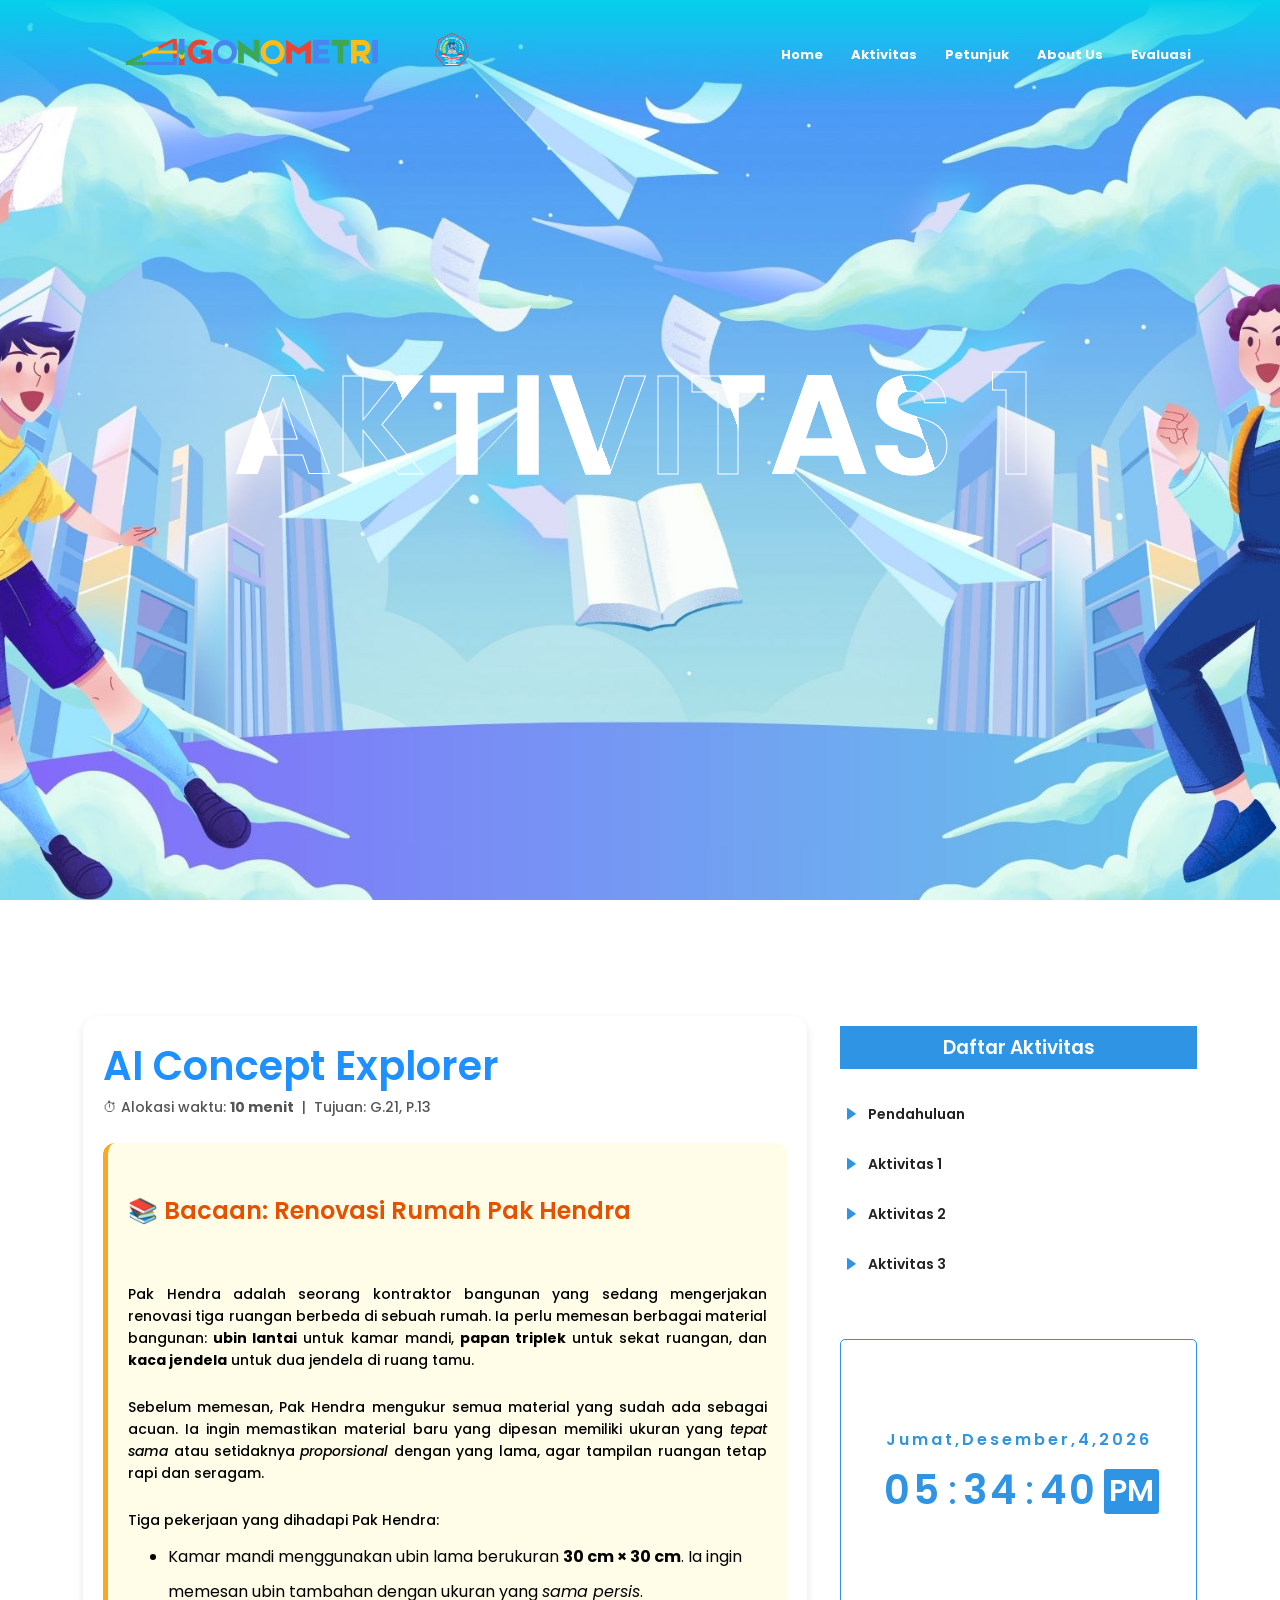
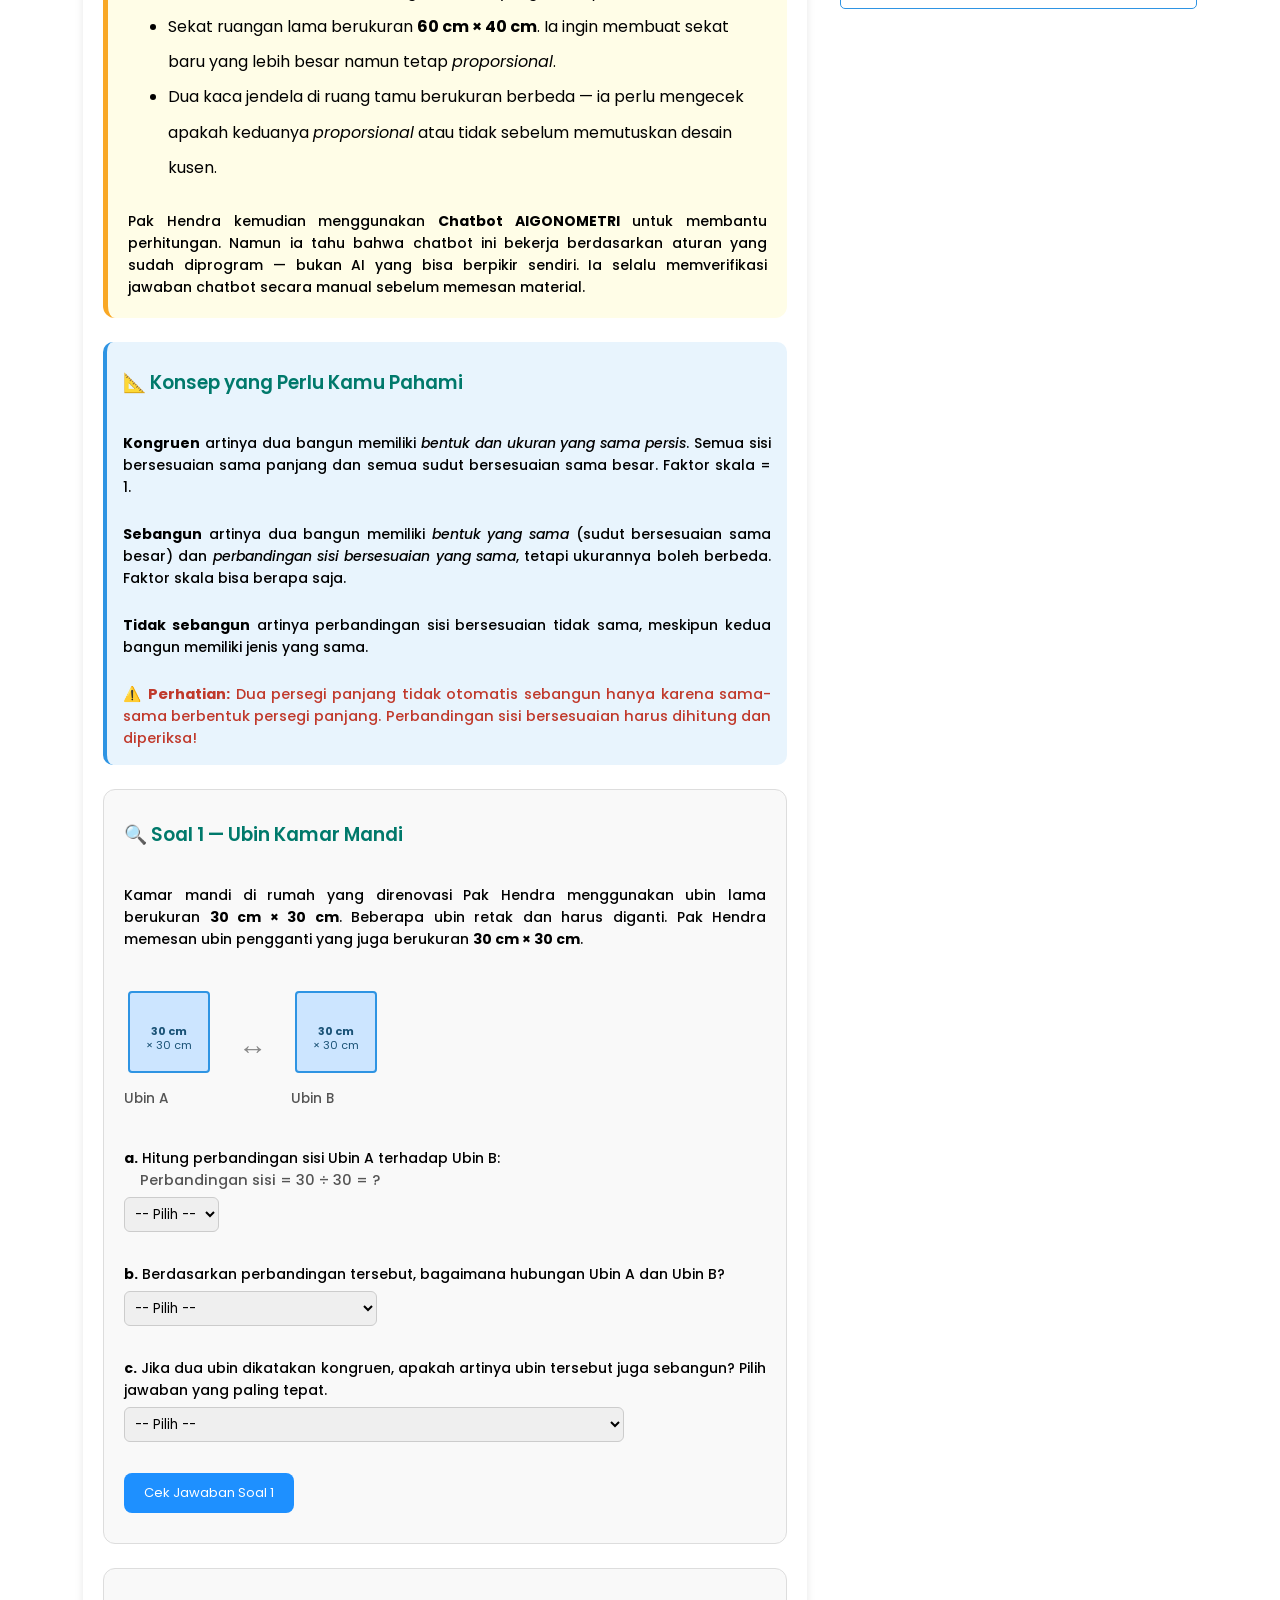
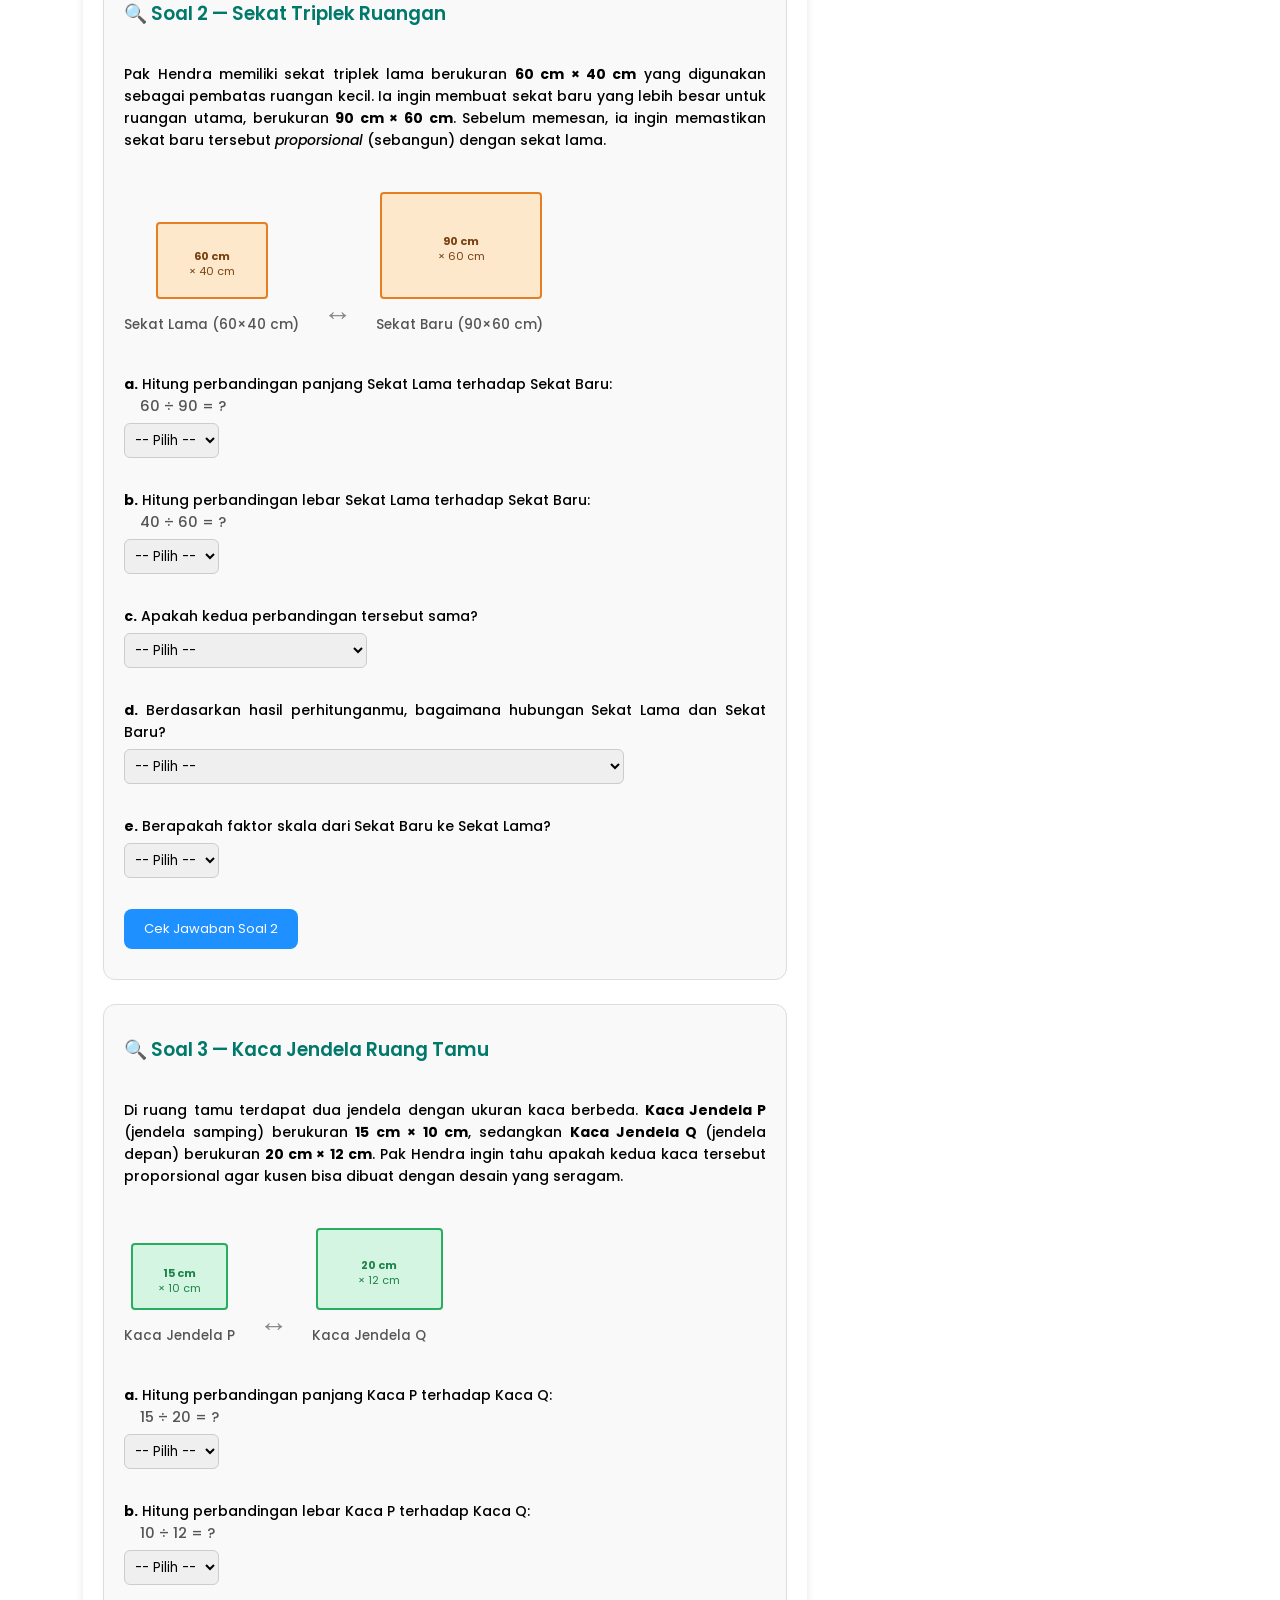
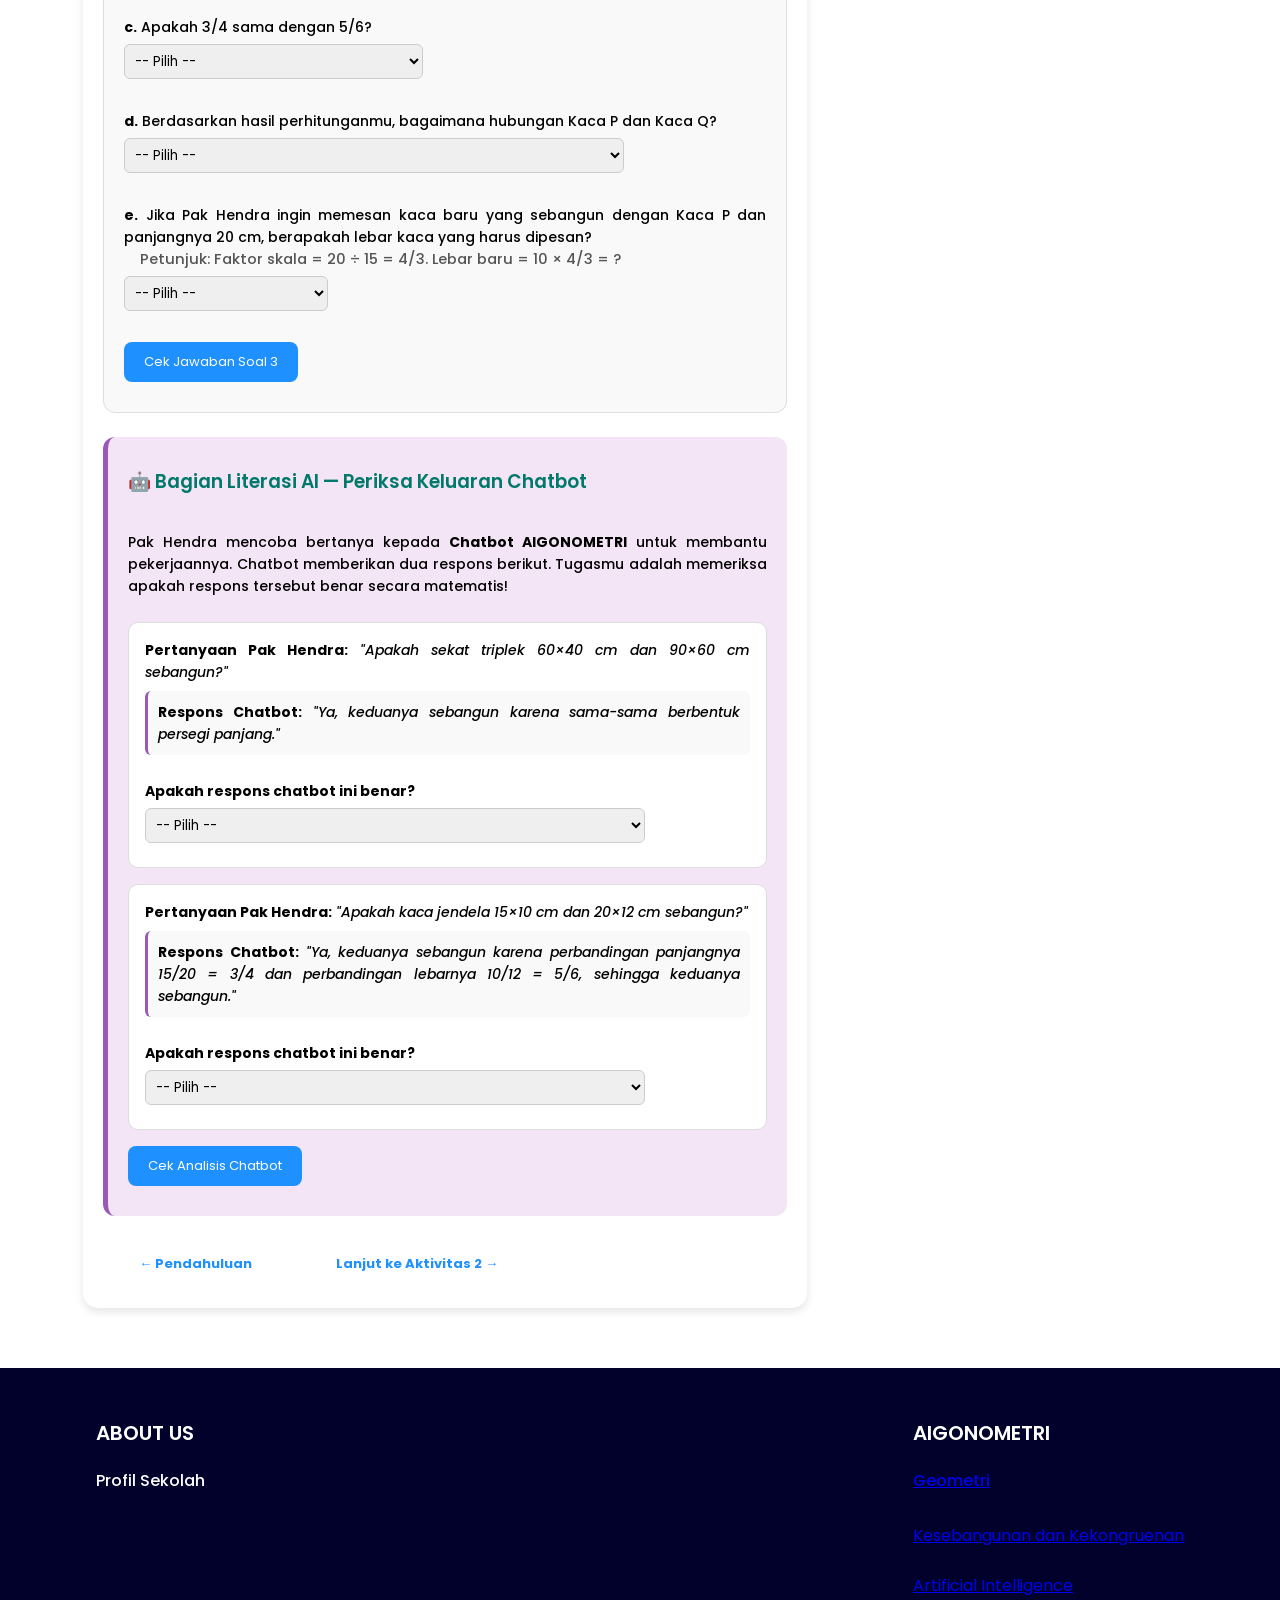
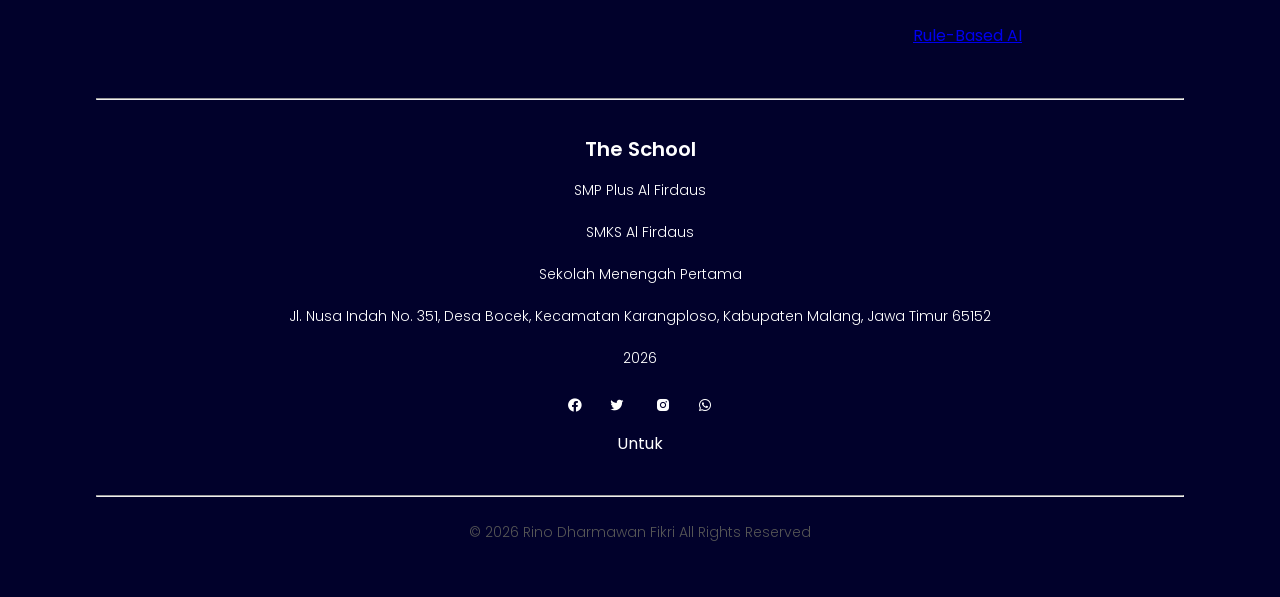
<file: Kegiatan_1.html>
<!DOCTYPE html>
<html lang="id">
<head>
    <meta charset="UTF-8">
    <meta name="viewport" content="width=device-width, initial-scale=1.0">
    <meta name="theme-color" content="#2e94e3">
    <title>AIGONOMETRI — Aktivitas 1</title>
    <link rel="icon" type="image/png" href="icon.png">
    <link rel="stylesheet" href="Kegiatan1.css">
    <link rel="preconnect" href="https://fonts.gstatic.com">
    <link rel="stylesheet" href="https://fonts.googleapis.com/css2?family=Poppins:wght@300;700&display=swap">
    <link href='https://unpkg.com/boxicons@2.1.4/css/boxicons.min.css' rel='stylesheet'>
</head>
<body onload="initJam()">
<section class="header">
    <nav>
        <a href="index.html"><img src="AIGONOMETRI.png" class="aigonometri"/></a>
        <a href="index.html"><img src="logo_smp.png" class="logo-um"></a>
        <div class="navb" id="nvb">
            <i class="bx bx-x" onclick="hideMenu()"></i>
            <ul>
                <li><a href="index.html"><b>Home</b></a></li>
                <li><a href="Identitas_Modul.html"><b>Aktivitas</b></a></li>
                <li><a href="Petunjuk.html"><b>Petunjuk</b></a></li>
                <li><a href="About Us.html"><b>About Us</b></a></li>
                <li><a href="Evaluasi.html"><b>Evaluasi</b></a></li>
            </ul>
        </div>
        <i class="bx bx-menu" onclick="showMenu()"></i>
    </nav>
    <div class="text-box">
        <h1>AKTIVITAS 1</h1>
        <br /><br />
    </div>
</section>
<section class="blog-content">
<div class="row">
<div class="blog-left">
<div class="container-kegiatan-1">

<h1>AI Concept Explorer</h1>
<p style="color:#555;">&#9201; Alokasi waktu: <strong>10 menit</strong> &nbsp;|&nbsp; Tujuan: G.21, P.13</p>
<br>

<!-- BACAAN KONTEKSTUAL -->
<div style="background:#fffde7;padding:20px;border-radius:12px;border-left:5px solid #f9a825;margin-bottom:24px;">
    <h2 style="color:#e65100;">&#128218; Bacaan: Renovasi Rumah Pak Hendra</h2>
    <br>
    <p>Pak Hendra adalah seorang kontraktor bangunan yang sedang mengerjakan renovasi tiga ruangan berbeda di sebuah rumah. Ia perlu memesan berbagai material bangunan: <strong>ubin lantai</strong> untuk kamar mandi, <strong>papan triplek</strong> untuk sekat ruangan, dan <strong>kaca jendela</strong> untuk dua jendela di ruang tamu.</p>
    <br>
    <p>Sebelum memesan, Pak Hendra mengukur semua material yang sudah ada sebagai acuan. Ia ingin memastikan material baru yang dipesan memiliki ukuran yang <em>tepat sama</em> atau setidaknya <em>proporsional</em> dengan yang lama, agar tampilan ruangan tetap rapi dan seragam.</p>
    <br>
    <p>Tiga pekerjaan yang dihadapi Pak Hendra:</p>
    <ul style="margin-left:20px;line-height:2.2;margin-top:8px;">
        <li>Kamar mandi menggunakan ubin lama berukuran <strong>30 cm × 30 cm</strong>. Ia ingin memesan ubin tambahan dengan ukuran yang <em>sama persis</em>.</li>
        <li>Sekat ruangan lama berukuran <strong>60 cm × 40 cm</strong>. Ia ingin membuat sekat baru yang lebih besar namun tetap <em>proporsional</em>.</li>
        <li>Dua kaca jendela di ruang tamu berukuran berbeda — ia perlu mengecek apakah keduanya <em>proporsional</em> atau tidak sebelum memutuskan desain kusen.</li>
    </ul>
    <br>
    <p>Pak Hendra kemudian menggunakan <strong>Chatbot AIGONOMETRI</strong> untuk membantu perhitungan. Namun ia tahu bahwa chatbot ini bekerja berdasarkan aturan yang sudah diprogram — bukan AI yang bisa berpikir sendiri. Ia selalu memverifikasi jawaban chatbot secara manual sebelum memesan material.</p>
</div>

<!-- KONSEP DASAR -->
<div style="background:#e8f4fd;padding:16px;border-radius:10px;margin-bottom:24px;border-left:4px solid #2e94e3;">
    <h3>&#128208; Konsep yang Perlu Kamu Pahami</h3>
    <br>
    <p><strong>Kongruen</strong> artinya dua bangun memiliki <em>bentuk dan ukuran yang sama persis</em>. Semua sisi bersesuaian sama panjang dan semua sudut bersesuaian sama besar. Faktor skala = 1.</p>
    <br>
    <p><strong>Sebangun</strong> artinya dua bangun memiliki <em>bentuk yang sama</em> (sudut bersesuaian sama besar) dan <em>perbandingan sisi bersesuaian yang sama</em>, tetapi ukurannya boleh berbeda. Faktor skala bisa berapa saja.</p>
    <br>
    <p><strong>Tidak sebangun</strong> artinya perbandingan sisi bersesuaian tidak sama, meskipun kedua bangun memiliki jenis yang sama.</p>
    <br>
    <p style="color:#c0392b;font-size:0.92em;">&#9888;&#65039; <strong>Perhatian:</strong> Dua persegi panjang tidak otomatis sebangun hanya karena sama-sama berbentuk persegi panjang. Perbandingan sisi bersesuaian harus dihitung dan diperiksa!</p>
</div>

<!-- SOAL 1 -->
<div class="question" style="background:#f9f9f9;padding:20px;border-radius:12px;margin-bottom:24px;border:1px solid #ddd;">
    <h3>&#128269; Soal 1 — Ubin Kamar Mandi</h3>
    <br>
    <p>Kamar mandi di rumah yang direnovasi Pak Hendra menggunakan ubin lama berukuran <strong>30 cm × 30 cm</strong>. Beberapa ubin retak dan harus diganti. Pak Hendra memesan ubin pengganti yang juga berukuran <strong>30 cm × 30 cm</strong>.</p>
    <br>
    <div style="display:flex;gap:24px;flex-wrap:wrap;align-items:center;margin:12px 0;">
        <div style="text-align:center;">
            <svg width="90" height="90">
                <rect x="5" y="5" width="80" height="80" fill="#cce5ff" stroke="#2e94e3" stroke-width="2" rx="3"/>
                <text x="45" y="48" text-anchor="middle" font-size="11" fill="#1a5276" font-weight="bold">30 cm</text>
                <text x="45" y="62" text-anchor="middle" font-size="11" fill="#1a5276">&#215; 30 cm</text>
            </svg>
            <p style="font-size:0.85em;color:#555;margin-top:4px;">Ubin A</p>
        </div>
        <div style="font-size:1.8em;color:#888;">&#8596;</div>
        <div style="text-align:center;">
            <svg width="90" height="90">
                <rect x="5" y="5" width="80" height="80" fill="#cce5ff" stroke="#2e94e3" stroke-width="2" rx="3"/>
                <text x="45" y="48" text-anchor="middle" font-size="11" fill="#1a5276" font-weight="bold">30 cm</text>
                <text x="45" y="62" text-anchor="middle" font-size="11" fill="#1a5276">&#215; 30 cm</text>
            </svg>
            <p style="font-size:0.85em;color:#555;margin-top:4px;">Ubin B</p>
        </div>
    </div>
    <br>
    <p><strong>a.</strong> Hitung perbandingan sisi Ubin A terhadap Ubin B:</p>
    <p style="margin-left:16px;color:#555;font-size:0.92em;">Perbandingan sisi = 30 ÷ 30 = ?</p>
    <select id="s1a" style="padding:6px;border-radius:6px;border:1px solid #ccc;margin-top:6px;">
        <option value="">-- Pilih --</option>
        <option value="1">1</option>
        <option value="1/2">1/2</option>
        <option value="2">2</option>
        <option value="3/4">3/4</option>
    </select>
    <div id="fb-s1a" style="margin-top:6px;"></div>
    <br>
    <p><strong>b.</strong> Berdasarkan perbandingan tersebut, bagaimana hubungan Ubin A dan Ubin B?</p>
    <select id="s1b" style="padding:6px;border-radius:6px;border:1px solid #ccc;margin-top:6px;">
        <option value="">-- Pilih --</option>
        <option value="kongruen">Kongruen</option>
        <option value="sebangun">Sebangun tetapi tidak kongruen</option>
        <option value="tidak">Tidak sebangun</option>
    </select>
    <div id="fb-s1b" style="margin-top:6px;"></div>
    <br>
    <p><strong>c.</strong> Jika dua ubin dikatakan kongruen, apakah artinya ubin tersebut juga sebangun? Pilih jawaban yang paling tepat.</p>
    <select id="s1c" style="padding:6px;border-radius:6px;border:1px solid #ccc;margin-top:6px;width:100%;max-width:500px;">
        <option value="">-- Pilih --</option>
        <option value="ya">Ya, karena kongruen adalah kasus khusus sebangun dengan faktor skala = 1</option>
        <option value="tidak">Tidak, karena kongruen dan sebangun adalah dua hal yang berbeda</option>
        <option value="tergantung">Tergantung ukurannya</option>
    </select>
    <div id="fb-s1c" style="margin-top:6px;"></div>
    <br>
    <button onclick="cekSoal1()" class="hero-btn" style="max-width:200px;">Cek Jawaban Soal 1</button>
    <p id="result-s1" style="margin-top:10px;font-weight:bold;"></p>
</div>

<!-- SOAL 2 -->
<div class="question" style="background:#f9f9f9;padding:20px;border-radius:12px;margin-bottom:24px;border:1px solid #ddd;">
    <h3>&#128269; Soal 2 — Sekat Triplek Ruangan</h3>
    <br>
    <p>Pak Hendra memiliki sekat triplek lama berukuran <strong>60 cm × 40 cm</strong> yang digunakan sebagai pembatas ruangan kecil. Ia ingin membuat sekat baru yang lebih besar untuk ruangan utama, berukuran <strong>90 cm × 60 cm</strong>. Sebelum memesan, ia ingin memastikan sekat baru tersebut <em>proporsional</em> (sebangun) dengan sekat lama.</p>
    <br>
    <div style="display:flex;gap:24px;flex-wrap:wrap;align-items:flex-end;margin:12px 0;">
        <div style="text-align:center;">
            <svg width="120" height="85">
                <rect x="5" y="5" width="110" height="75" fill="#fde8cc" stroke="#e67e22" stroke-width="2" rx="3"/>
                <text x="60" y="42" text-anchor="middle" font-size="11" fill="#784212" font-weight="bold">60 cm</text>
                <text x="60" y="57" text-anchor="middle" font-size="11" fill="#784212">&#215; 40 cm</text>
            </svg>
            <p style="font-size:0.85em;color:#555;margin-top:4px;">Sekat Lama (60×40 cm)</p>
        </div>
        <div style="font-size:1.8em;color:#888;">&#8596;</div>
        <div style="text-align:center;">
            <svg width="170" height="115">
                <rect x="5" y="5" width="160" height="105" fill="#fde8cc" stroke="#e67e22" stroke-width="2" rx="3"/>
                <text x="85" y="57" text-anchor="middle" font-size="11" fill="#784212" font-weight="bold">90 cm</text>
                <text x="85" y="72" text-anchor="middle" font-size="11" fill="#784212">&#215; 60 cm</text>
            </svg>
            <p style="font-size:0.85em;color:#555;margin-top:4px;">Sekat Baru (90×60 cm)</p>
        </div>
    </div>
    <br>
    <p><strong>a.</strong> Hitung perbandingan panjang Sekat Lama terhadap Sekat Baru:</p>
    <p style="margin-left:16px;color:#555;font-size:0.92em;">60 ÷ 90 = ?</p>
    <select id="s2a" style="padding:6px;border-radius:6px;border:1px solid #ccc;margin-top:6px;">
        <option value="">-- Pilih --</option>
        <option value="2/3">2/3</option>
        <option value="3/2">3/2</option>
        <option value="1/2">1/2</option>
        <option value="3/4">3/4</option>
    </select>
    <div id="fb-s2a" style="margin-top:6px;"></div>
    <br>
    <p><strong>b.</strong> Hitung perbandingan lebar Sekat Lama terhadap Sekat Baru:</p>
    <p style="margin-left:16px;color:#555;font-size:0.92em;">40 ÷ 60 = ?</p>
    <select id="s2b" style="padding:6px;border-radius:6px;border:1px solid #ccc;margin-top:6px;">
        <option value="">-- Pilih --</option>
        <option value="2/3">2/3</option>
        <option value="3/2">3/2</option>
        <option value="1/2">1/2</option>
        <option value="3/4">3/4</option>
    </select>
    <div id="fb-s2b" style="margin-top:6px;"></div>
    <br>
    <p><strong>c.</strong> Apakah kedua perbandingan tersebut sama?</p>
    <select id="s2c" style="padding:6px;border-radius:6px;border:1px solid #ccc;margin-top:6px;">
        <option value="">-- Pilih --</option>
        <option value="ya">Ya, keduanya sama (2/3 = 2/3)</option>
        <option value="tidak">Tidak, keduanya berbeda</option>
    </select>
    <div id="fb-s2c" style="margin-top:6px;"></div>
    <br>
    <p><strong>d.</strong> Berdasarkan hasil perhitunganmu, bagaimana hubungan Sekat Lama dan Sekat Baru?</p>
    <select id="s2d" style="padding:6px;border-radius:6px;border:1px solid #ccc;margin-top:6px;width:100%;max-width:500px;">
        <option value="">-- Pilih --</option>
        <option value="kongruen">Kongruen</option>
        <option value="sebangun">Sebangun tetapi tidak kongruen</option>
        <option value="tidak">Tidak sebangun</option>
    </select>
    <div id="fb-s2d" style="margin-top:6px;"></div>
    <br>
    <p><strong>e.</strong> Berapakah faktor skala dari Sekat Baru ke Sekat Lama?</p>
    <select id="s2e" style="padding:6px;border-radius:6px;border:1px solid #ccc;margin-top:6px;">
        <option value="">-- Pilih --</option>
        <option value="2/3">2/3</option>
        <option value="3/2">3/2</option>
        <option value="1">1</option>
        <option value="1/2">1/2</option>
    </select>
    <div id="fb-s2e" style="margin-top:6px;"></div>
    <br>
    <button onclick="cekSoal2()" class="hero-btn" style="max-width:200px;">Cek Jawaban Soal 2</button>
    <p id="result-s2" style="margin-top:10px;font-weight:bold;"></p>
</div>

<!-- SOAL 3 -->
<div class="question" style="background:#f9f9f9;padding:20px;border-radius:12px;margin-bottom:24px;border:1px solid #ddd;">
    <h3>&#128269; Soal 3 — Kaca Jendela Ruang Tamu</h3>
    <br>
    <p>Di ruang tamu terdapat dua jendela dengan ukuran kaca berbeda. <strong>Kaca Jendela P</strong> (jendela samping) berukuran <strong>15 cm × 10 cm</strong>, sedangkan <strong>Kaca Jendela Q</strong> (jendela depan) berukuran <strong>20 cm × 12 cm</strong>. Pak Hendra ingin tahu apakah kedua kaca tersebut proporsional agar kusen bisa dibuat dengan desain yang seragam.</p>
    <br>
    <div style="display:flex;gap:24px;flex-wrap:wrap;align-items:flex-end;margin:12px 0;">
        <div style="text-align:center;">
            <svg width="105" height="75">
                <rect x="5" y="5" width="95" height="65" fill="#d5f5e3" stroke="#27ae60" stroke-width="2" rx="3"/>
                <text x="52" y="38" text-anchor="middle" font-size="11" fill="#1e8449" font-weight="bold">15 cm</text>
                <text x="52" y="53" text-anchor="middle" font-size="11" fill="#1e8449">&#215; 10 cm</text>
            </svg>
            <p style="font-size:0.85em;color:#555;margin-top:4px;">Kaca Jendela P</p>
        </div>
        <div style="font-size:1.8em;color:#888;">&#8596;</div>
        <div style="text-align:center;">
            <svg width="135" height="90">
                <rect x="5" y="5" width="125" height="80" fill="#d5f5e3" stroke="#27ae60" stroke-width="2" rx="3"/>
                <text x="67" y="45" text-anchor="middle" font-size="11" fill="#1e8449" font-weight="bold">20 cm</text>
                <text x="67" y="60" text-anchor="middle" font-size="11" fill="#1e8449">&#215; 12 cm</text>
            </svg>
            <p style="font-size:0.85em;color:#555;margin-top:4px;">Kaca Jendela Q</p>
        </div>
    </div>
    <br>
    <p><strong>a.</strong> Hitung perbandingan panjang Kaca P terhadap Kaca Q:</p>
    <p style="margin-left:16px;color:#555;font-size:0.92em;">15 ÷ 20 = ?</p>
    <select id="s3a" style="padding:6px;border-radius:6px;border:1px solid #ccc;margin-top:6px;">
        <option value="">-- Pilih --</option>
        <option value="3/4">3/4</option>
        <option value="2/3">2/3</option>
        <option value="4/3">4/3</option>
        <option value="5/6">5/6</option>
    </select>
    <div id="fb-s3a" style="margin-top:6px;"></div>
    <br>
    <p><strong>b.</strong> Hitung perbandingan lebar Kaca P terhadap Kaca Q:</p>
    <p style="margin-left:16px;color:#555;font-size:0.92em;">10 ÷ 12 = ?</p>
    <select id="s3b" style="padding:6px;border-radius:6px;border:1px solid #ccc;margin-top:6px;">
        <option value="">-- Pilih --</option>
        <option value="5/6">5/6</option>
        <option value="3/4">3/4</option>
        <option value="2/3">2/3</option>
        <option value="4/5">4/5</option>
    </select>
    <div id="fb-s3b" style="margin-top:6px;"></div>
    <br>
    <p><strong>c.</strong> Apakah 3/4 sama dengan 5/6?</p>
    <select id="s3c" style="padding:6px;border-radius:6px;border:1px solid #ccc;margin-top:6px;">
        <option value="">-- Pilih --</option>
        <option value="tidak">Tidak, 3/4 = 0,75 sedangkan 5/6 ≈ 0,833</option>
        <option value="ya">Ya, keduanya sama</option>
    </select>
    <div id="fb-s3c" style="margin-top:6px;"></div>
    <br>
    <p><strong>d.</strong> Berdasarkan hasil perhitunganmu, bagaimana hubungan Kaca P dan Kaca Q?</p>
    <select id="s3d" style="padding:6px;border-radius:6px;border:1px solid #ccc;margin-top:6px;width:100%;max-width:500px;">
        <option value="">-- Pilih --</option>
        <option value="kongruen">Kongruen</option>
        <option value="sebangun">Sebangun tetapi tidak kongruen</option>
        <option value="tidak">Tidak sebangun</option>
    </select>
    <div id="fb-s3d" style="margin-top:6px;"></div>
    <br>
    <p><strong>e.</strong> Jika Pak Hendra ingin memesan kaca baru yang sebangun dengan Kaca P dan panjangnya 20 cm, berapakah lebar kaca yang harus dipesan?</p>
    <p style="margin-left:16px;color:#555;font-size:0.92em;">Petunjuk: Faktor skala = 20 ÷ 15 = 4/3. Lebar baru = 10 × 4/3 = ?</p>
    <select id="s3e" style="padding:6px;border-radius:6px;border:1px solid #ccc;margin-top:6px;">
        <option value="">-- Pilih --</option>
        <option value="40/3">40/3 cm (sekitar 13,3 cm)</option>
        <option value="12">12 cm</option>
        <option value="15">15 cm</option>
        <option value="8">8 cm</option>
    </select>
    <div id="fb-s3e" style="margin-top:6px;"></div>
    <br>
    <button onclick="cekSoal3()" class="hero-btn" style="max-width:200px;">Cek Jawaban Soal 3</button>
    <p id="result-s3" style="margin-top:10px;font-weight:bold;"></p>
</div>

<!-- PERIKSA KELUARAN CHATBOT -->
<div style="background:#f3e5f5;padding:20px;border-radius:12px;margin-bottom:24px;border-left:5px solid #9b59b6;">
    <h3>&#129302; Bagian Literasi AI — Periksa Keluaran Chatbot</h3>
    <br>
    <p>Pak Hendra mencoba bertanya kepada <strong>Chatbot AIGONOMETRI</strong> untuk membantu pekerjaannya. Chatbot memberikan dua respons berikut. Tugasmu adalah memeriksa apakah respons tersebut benar secara matematis!</p>
    <br>

    <div style="background:#fff;padding:16px;border-radius:10px;margin-bottom:16px;border:1px solid #ddd;">
        <p><strong>Pertanyaan Pak Hendra:</strong> <em>"Apakah sekat triplek 60×40 cm dan 90×60 cm sebangun?"</em></p>
        <div style="background:#f9f9f9;padding:10px;border-radius:6px;margin-top:8px;border-left:3px solid #9b59b6;">
            <p><strong>Respons Chatbot:</strong> <em>"Ya, keduanya sebangun karena sama-sama berbentuk persegi panjang."</em></p>
        </div>
        <br>
        <p><strong>Apakah respons chatbot ini benar?</strong></p>
        <select id="cek-cb1" style="padding:6px;border-radius:6px;border:1px solid #ccc;width:100%;max-width:500px;margin-top:6px;">
            <option value="">-- Pilih --</option>
            <option value="benar">Benar, alasannya sudah tepat</option>
            <option value="salah">Salah, alasannya perlu diperbaiki</option>
        </select>
        <div id="fb-cb1" style="margin-top:8px;"></div>
    </div>

    <div style="background:#fff;padding:16px;border-radius:10px;margin-bottom:16px;border:1px solid #ddd;">
        <p><strong>Pertanyaan Pak Hendra:</strong> <em>"Apakah kaca jendela 15×10 cm dan 20×12 cm sebangun?"</em></p>
        <div style="background:#f9f9f9;padding:10px;border-radius:6px;margin-top:8px;border-left:3px solid #9b59b6;">
            <p><strong>Respons Chatbot:</strong> <em>"Ya, keduanya sebangun karena perbandingan panjangnya 15/20 = 3/4 dan perbandingan lebarnya 10/12 = 5/6, sehingga keduanya sebangun."</em></p>
        </div>
        <br>
        <p><strong>Apakah respons chatbot ini benar?</strong></p>
        <select id="cek-cb2" style="padding:6px;border-radius:6px;border:1px solid #ccc;width:100%;max-width:500px;margin-top:6px;">
            <option value="">-- Pilih --</option>
            <option value="benar">Benar, alasannya sudah tepat</option>
            <option value="salah">Salah, chatbot membuat kesalahan logika</option>
        </select>
        <div id="fb-cb2" style="margin-top:8px;"></div>
    </div>

    <button onclick="cekChatbot()" class="hero-btn" style="max-width:220px;">Cek Analisis Chatbot</button>
    <p id="result-cb" style="margin-top:10px;font-weight:bold;"></p>
</div>

<!-- NAVIGASI -->
<div style="margin-top:24px;display:flex;gap:12px;flex-wrap:wrap;">
    <a href="Pendahuluan.html" class="hero-btn"><b>&#8592; Pendahuluan</b></a>
    <a href="Kegiatan_2.html" class="hero-btn"><b>Lanjut ke Aktivitas 2 &#8594;</b></a>
</div>

</div><!-- end container-kegiatan-1 -->
</div><!-- end blog-left -->

<!-- SIDEBAR -->
<div class="blog-right">
    <h3>Daftar Aktivitas</h3>
    <div class="pendahuluan-button"><i class='bx bxs-right-arrow'></i><p><a href="Pendahuluan.html">Pendahuluan</a></p></div>
    <div class="kegiatan1-box"><i class='bx bxs-right-arrow'></i><p><a href="Kegiatan_1.html">Aktivitas 1</a></p></div>
    <div class="Kegiatan2-box"><i class='bx bxs-right-arrow'></i><p><a href="Kegiatan_2.html">Aktivitas 2</a></p></div>
    <div class="kegiatan3-box"><i class='bx bxs-right-arrow'></i><p><a href="Kegiatan_3.html">Aktivitas 3</a></p></div>
    <div class="kalender-jam">
        <div class="kalender">
            <span id="hari">Hari</span>, <span id="bulan">Bulan</span>, <span id="tanggal">00</span>, <span id="tahun">Tahun</span>
        </div>
        <div class="jam">
            <span id="hour">00</span>:<span id="menit">00</span>:<span id="detik">00</span> <span id="AMPM">AM</span>
        </div>
    </div>
</div>

</div><!-- end row -->
</section><!-- end blog-content -->

<section class="footer">
    <div class="row">
        <div><h4><a href="About Us.html">ABOUT US</a></h4><h1>Profil Sekolah</h1></div>
        <div>
            <h4><a href="index.html">AIGONOMETRI</a></h4>
            <h1><a href="Kegiatan_1.html">Geometri</a></h1><br/>
            <span><a href="Identitas_Modul.html">Kesebangunan dan Kekongruenan</a></span><br/><br/>
            <span><a href="https://aws.amazon.com/id/what-is/artificial-intelligence/">Artificial Intelligence</a></span><br/><br/>
            <span><a href="https://www.sinotif.com/berita_acara/berita_artikel/detail/memahami-jenis-ai-berdasarkan-teknologi-yang-digunakan">Rule-Based AI</a></span><br/><br/>
        </div>
    </div>
    <br /><hr />
    <div class="univ-um">
        <h4>The School</h4>
        <p>SMP Plus Al Firdaus</p><p>SMKS Al Firdaus</p><p>Sekolah Menengah Pertama</p>
        <p>Jl. Nusa Indah No. 351, Desa Bocek, Kecamatan Karangploso, Kabupaten Malang, Jawa Timur 65152</p>
        <p>2026</p>
        <div class="icons">
            <i class="bx bxl-facebook-circle"></i><i class="bx bxl-twitter"></i>
            <i class="bx bxl-instagram-alt"></i><i class="bx bxl-whatsapp"></i>
        </div>Untuk 
    </div>
    <br /><hr />
    <div class="kopi-kanan"><p>&#169; 2026 Rino Dharmawan Fikri All Rights Reserved</p></div>
</section>

<a href="" class="kembali-keatas" id="keatas1"><i class="bx bx-arrow-to-top"></i></a>

<script>
// ---- SOAL 1 ----
function cekSoal1() {
    var a = document.getElementById('s1a').value;
    var b = document.getElementById('s1b').value;
    var c = document.getElementById('s1c').value;
    var skor = 0;

    if (a === '1') {
        skor++; document.getElementById('s1a').style.border='2px solid green';
        document.getElementById('fb-s1a').innerHTML='<span style="color:green;">&#10003; Benar! 30 &#247; 30 = 1.</span>';
    } else if (a) {
        document.getElementById('s1a').style.border='2px solid red';
        document.getElementById('fb-s1a').innerHTML='<span style="color:red;">&#10007; Hitung: 30 &#247; 30 = 1. Bilangan yang sama dibagi dirinya sendiri hasilnya 1.</span>';
    }

    if (b === 'kongruen') {
        skor++; document.getElementById('s1b').style.border='2px solid green';
        document.getElementById('fb-s1b').innerHTML='<span style="color:green;">&#10003; Benar! Perbandingan = 1 artinya ukurannya sama persis &#8594; kongruen.</span>';
    } else if (b) {
        document.getElementById('s1b').style.border='2px solid red';
        document.getElementById('fb-s1b').innerHTML='<span style="color:red;">&#10007; Perbandingan sisi = 1 berarti ukurannya identik. Ini adalah definisi kongruen.</span>';
    }

    if (c === 'ya') {
        skor++; document.getElementById('s1c').style.border='2px solid green';
        document.getElementById('fb-s1c').innerHTML='<span style="color:green;">&#10003; Benar! Kongruen adalah kasus khusus sebangun dengan faktor skala = 1. Jadi bangun yang kongruen pasti juga sebangun.</span>';
    } else if (c) {
        document.getElementById('s1c').style.border='2px solid red';
        document.getElementById('fb-s1c').innerHTML='<span style="color:red;">&#10007; Kongruen adalah kasus khusus sebangun. Jika faktor skala = 1, bangun tersebut kongruen sekaligus sebangun.</span>';
    }

    var r = document.getElementById('result-s1');
    r.innerHTML = skor === 3 ? '&#127881; Semua benar! Kamu memahami konsep kongruen dengan baik.' : 'Skor: ' + skor + '/3. Periksa kembali jawaban yang salah.';
    r.style.color = skor === 3 ? 'green' : 'orange';
}

// ---- SOAL 2 ----
function cekSoal2() {
    var a = document.getElementById('s2a').value;
    var b = document.getElementById('s2b').value;
    var c = document.getElementById('s2c').value;
    var d = document.getElementById('s2d').value;
    var e = document.getElementById('s2e').value;
    var skor = 0;

    if (a === '2/3') {
        skor++; document.getElementById('s2a').style.border='2px solid green';
        document.getElementById('fb-s2a').innerHTML='<span style="color:green;">&#10003; Benar! 60 &#247; 90 = 2/3.</span>';
    } else if (a) {
        document.getElementById('s2a').style.border='2px solid red';
        document.getElementById('fb-s2a').innerHTML='<span style="color:red;">&#10007; Hitung: 60 &#247; 90. Sederhanakan: 60/90 = 6/9 = 2/3.</span>';
    }

    if (b === '2/3') {
        skor++; document.getElementById('s2b').style.border='2px solid green';
        document.getElementById('fb-s2b').innerHTML='<span style="color:green;">&#10003; Benar! 40 &#247; 60 = 2/3.</span>';
    } else if (b) {
        document.getElementById('s2b').style.border='2px solid red';
        document.getElementById('fb-s2b').innerHTML='<span style="color:red;">&#10007; Hitung: 40 &#247; 60. Sederhanakan: 40/60 = 4/6 = 2/3.</span>';
    }

    if (c === 'ya') {
        skor++; document.getElementById('s2c').style.border='2px solid green';
        document.getElementById('fb-s2c').innerHTML='<span style="color:green;">&#10003; Benar! 2/3 = 2/3. Perbandingan panjang dan lebar sama.</span>';
    } else if (c) {
        document.getElementById('s2c').style.border='2px solid red';
        document.getElementById('fb-s2c').innerHTML='<span style="color:red;">&#10007; Periksa kembali: 60/90 = 2/3 dan 40/60 = 2/3. Keduanya sama.</span>';
    }

    if (d === 'sebangun') {
        skor++; document.getElementById('s2d').style.border='2px solid green';
        document.getElementById('fb-s2d').innerHTML='<span style="color:green;">&#10003; Benar! Perbandingan sama (2/3) tetapi ukuran berbeda &#8594; sebangun tetapi tidak kongruen.</span>';
    } else if (d) {
        document.getElementById('s2d').style.border='2px solid red';
        document.getElementById('fb-s2d').innerHTML='<span style="color:red;">&#10007; Perbandingan sisi bersesuaian sama (2/3 = 2/3) dan ukuran berbeda &#8594; sebangun tetapi tidak kongruen.</span>';
    }

    if (e === '2/3') {
        skor++; document.getElementById('s2e').style.border='2px solid green';
        document.getElementById('fb-s2e').innerHTML='<span style="color:green;">&#10003; Benar! Faktor skala dari Sekat Baru ke Sekat Lama = 60/90 = 2/3.</span>';
    } else if (e) {
        document.getElementById('s2e').style.border='2px solid red';
        document.getElementById('fb-s2e').innerHTML='<span style="color:red;">&#10007; Faktor skala = ukuran Sekat Lama &#247; ukuran Sekat Baru = 60/90 = 2/3.</span>';
    }

    var r = document.getElementById('result-s2');
    r.innerHTML = skor === 5 ? '&#127881; Semua benar! Kamu berhasil menganalisis kesebangunan sekat triplek.' : 'Skor: ' + skor + '/5. Periksa kembali jawaban yang salah.';
    r.style.color = skor === 5 ? 'green' : 'orange';
}

// ---- SOAL 3 ----
function cekSoal3() {
    var a = document.getElementById('s3a').value;
    var b = document.getElementById('s3b').value;
    var c = document.getElementById('s3c').value;
    var d = document.getElementById('s3d').value;
    var e = document.getElementById('s3e').value;
    var skor = 0;

    if (a === '3/4') {
        skor++; document.getElementById('s3a').style.border='2px solid green';
        document.getElementById('fb-s3a').innerHTML='<span style="color:green;">&#10003; Benar! 15 &#247; 20 = 3/4.</span>';
    } else if (a) {
        document.getElementById('s3a').style.border='2px solid red';
        document.getElementById('fb-s3a').innerHTML='<span style="color:red;">&#10007; Hitung: 15 &#247; 20 = 15/20 = 3/4.</span>';
    }

    if (b === '5/6') {
        skor++; document.getElementById('s3b').style.border='2px solid green';
        document.getElementById('fb-s3b').innerHTML='<span style="color:green;">&#10003; Benar! 10 &#247; 12 = 5/6.</span>';
    } else if (b) {
        document.getElementById('s3b').style.border='2px solid red';
        document.getElementById('fb-s3b').innerHTML='<span style="color:red;">&#10007; Hitung: 10 &#247; 12 = 10/12 = 5/6.</span>';
    }

    if (c === 'tidak') {
        skor++; document.getElementById('s3c').style.border='2px solid green';
        document.getElementById('fb-s3c').innerHTML='<span style="color:green;">&#10003; Benar! 3/4 = 0,75 sedangkan 5/6 &#8776; 0,833. Keduanya tidak sama.</span>';
    } else if (c) {
        document.getElementById('s3c').style.border='2px solid red';
        document.getElementById('fb-s3c').innerHTML='<span style="color:red;">&#10007; Ubah ke desimal: 3/4 = 0,75 dan 5/6 &#8776; 0,833. Nilainya berbeda.</span>';
    }

    if (d === 'tidak') {
        skor++; document.getElementById('s3d').style.border='2px solid green';
        document.getElementById('fb-s3d').innerHTML='<span style="color:green;">&#10003; Benar! Karena 3/4 &#8800; 5/6, perbandingan sisi bersesuaian tidak sama &#8594; tidak sebangun. Artinya kusen tidak bisa dibuat seragam.</span>';
    } else if (d) {
        document.getElementById('s3d').style.border='2px solid red';
        document.getElementById('fb-s3d').innerHTML='<span style="color:red;">&#10007; Karena perbandingan panjang (3/4) tidak sama dengan perbandingan lebar (5/6), kedua kaca tidak sebangun. Pak Hendra perlu menyesuaikan ukuran salah satu kaca.</span>';
    }

    if (e === '40/3') {
        skor++; document.getElementById('s3e').style.border='2px solid green';
        document.getElementById('fb-s3e').innerHTML='<span style="color:green;">&#10003; Benar! Faktor skala = 20/15 = 4/3. Lebar kaca baru = 10 &#215; 4/3 = 40/3 &#8776; 13,3 cm. Pak Hendra harus memesan kaca dengan lebar 13,3 cm agar sebangun dengan Kaca P.</span>';
    } else if (e) {
        document.getElementById('s3e').style.border='2px solid red';
        document.getElementById('fb-s3e').innerHTML='<span style="color:red;">&#10007; Faktor skala = 20 &#247; 15 = 4/3. Lebar kaca baru = 10 &#215; 4/3 = 40/3 cm (sekitar 13,3 cm). Bukan 12 cm karena Kaca Q tidak sebangun dengan Kaca P.</span>';
    }

    var r = document.getElementById('result-s3');
    r.innerHTML = skor === 5 ? '&#127881; Semua benar! Kamu berhasil menganalisis kaca jendela dengan tepat.' : 'Skor: ' + skor + '/5. Periksa kembali jawaban yang salah.';
    r.style.color = skor === 5 ? 'green' : 'orange';
}

// ---- CEK CHATBOT ----
function cekChatbot() {
    var cb1 = document.getElementById('cek-cb1').value;
    var cb2 = document.getElementById('cek-cb2').value;
    var skor = 0;

    if (cb1 === 'salah') {
        skor++;
        document.getElementById('cek-cb1').style.border='2px solid green';
        document.getElementById('fb-cb1').innerHTML='<span style="color:green;">&#10003; Tepat! Respons chatbot itu <strong>salah</strong>. Alasan "sama-sama persegi panjang" tidak cukup untuk menyimpulkan sebangun. Yang harus diperiksa adalah perbandingan sisi bersesuaian: 60/90 = 2/3 dan 40/60 = 2/3 &#8594; barulah bisa disimpulkan sebangun. Pak Hendra benar untuk tidak langsung percaya chatbot!</span>';
    } else if (cb1 === 'benar') {
        document.getElementById('cek-cb1').style.border='2px solid red';
        document.getElementById('fb-cb1').innerHTML='<span style="color:red;">&#10007; Respons chatbot itu <strong>tidak tepat</strong>. Dua bangun tidak otomatis sebangun hanya karena jenisnya sama. Harus dihitung perbandingan sisi bersesuaiannya terlebih dahulu.</span>';
    }

    if (cb2 === 'salah') {
        skor++;
        document.getElementById('cek-cb2').style.border='2px solid green';
        document.getElementById('fb-cb2').innerHTML='<span style="color:green;">&#10003; Tepat! Chatbot membuat <strong>kesalahan logika</strong>. Chatbot menyebutkan dua perbandingan yang berbeda (3/4 dan 5/6) tetapi tetap menyimpulkan sebangun. Padahal syarat sebangun adalah perbandingan sisi bersesuaian harus <em>sama</em>. Karena 3/4 &#8800; 5/6, kedua kaca <strong>tidak sebangun</strong>. Pak Hendra tidak boleh memesan kaca berdasarkan jawaban chatbot yang salah ini!</span>';
    } else if (cb2 === 'benar') {
        document.getElementById('cek-cb2').style.border='2px solid red';
        document.getElementById('fb-cb2').innerHTML='<span style="color:red;">&#10007; Perhatikan lebih teliti! Chatbot menyebutkan 15/20 = 3/4 dan 10/12 = 5/6, lalu menyimpulkan sebangun. Padahal 3/4 &#8800; 5/6, sehingga kesimpulan chatbot <strong>salah</strong>. Ini contoh pentingnya memverifikasi jawaban chatbot!</span>';
    }

    var r = document.getElementById('result-cb');
    r.innerHTML = skor === 2 ? '&#127881; Analisismu tepat! Kamu sudah bisa mendeteksi kesalahan logika pada respons chatbot.' : 'Skor: ' + skor + '/2. Baca kembali penjelasan umpan balik di atas.';
    r.style.color = skor === 2 ? 'green' : 'orange';
}
</script>
<script src="CourseScriptKomen.js"></script>
</body>
</html>
</file>
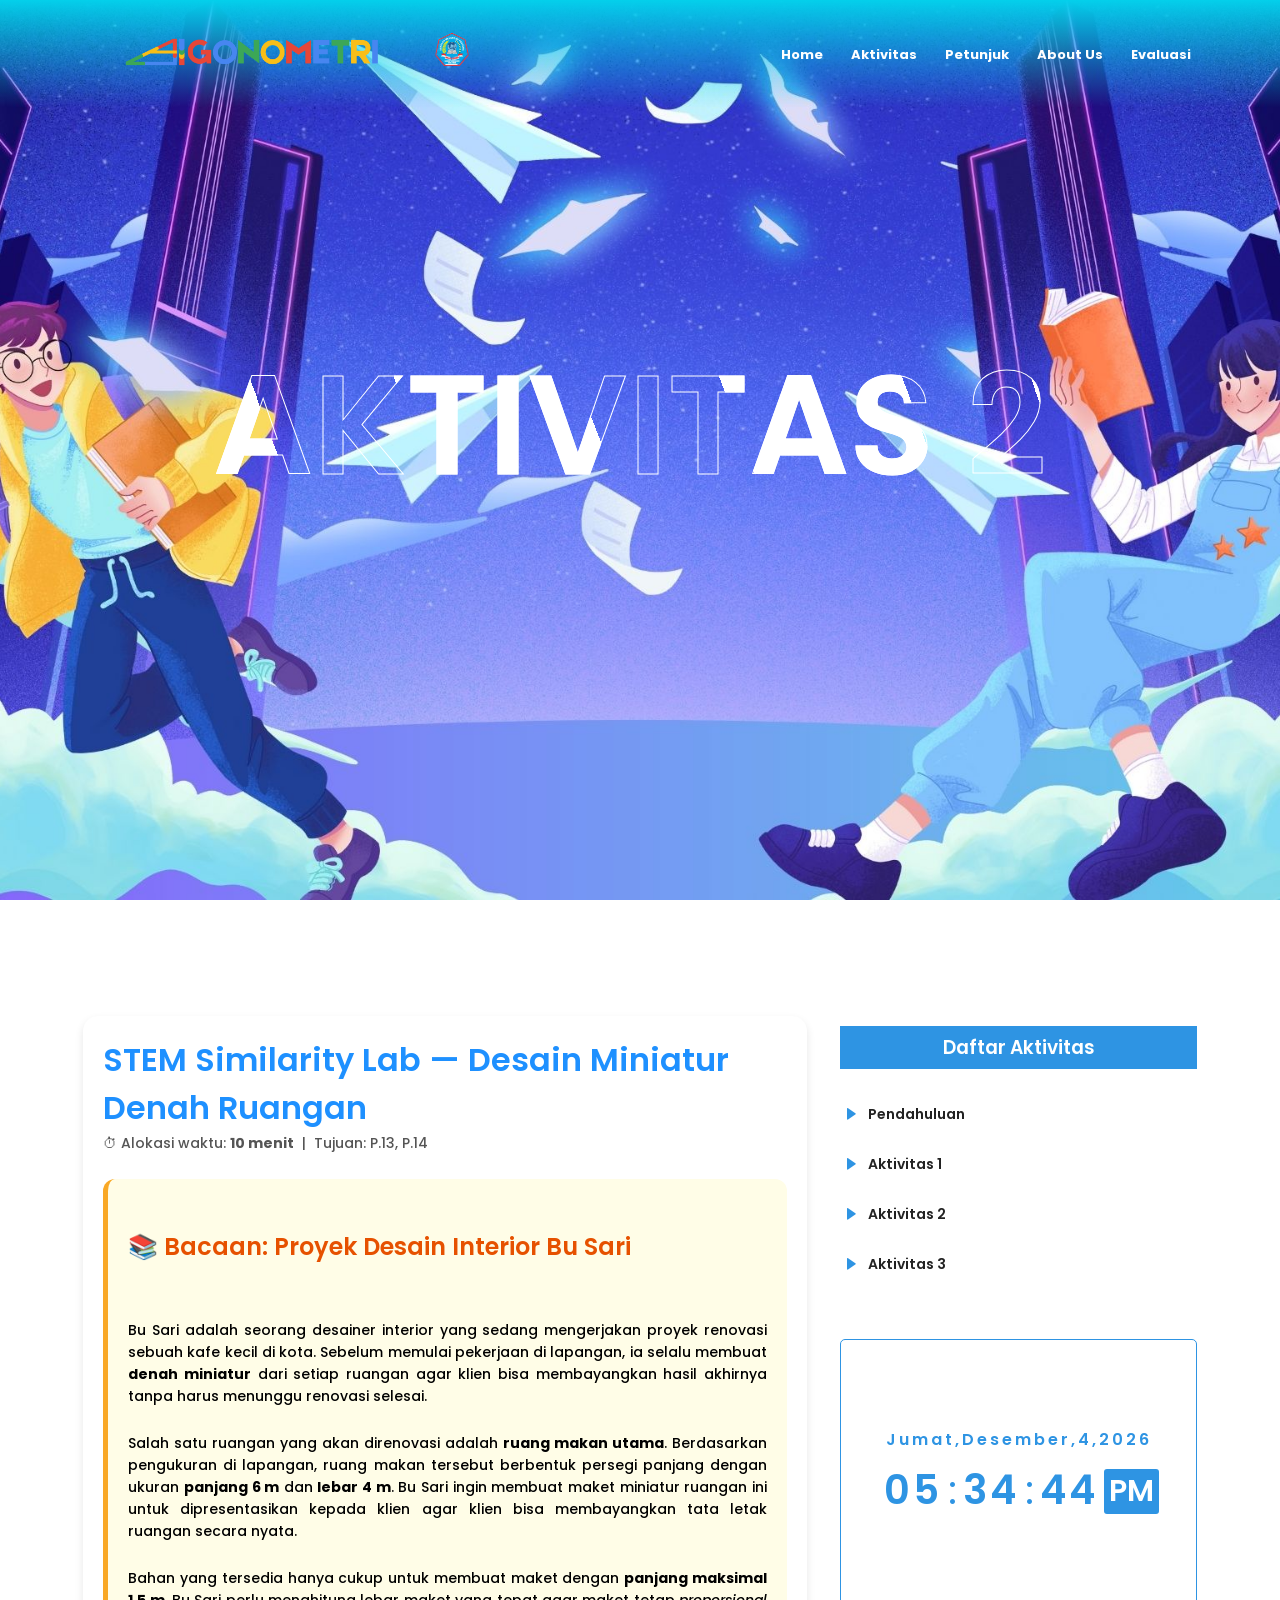
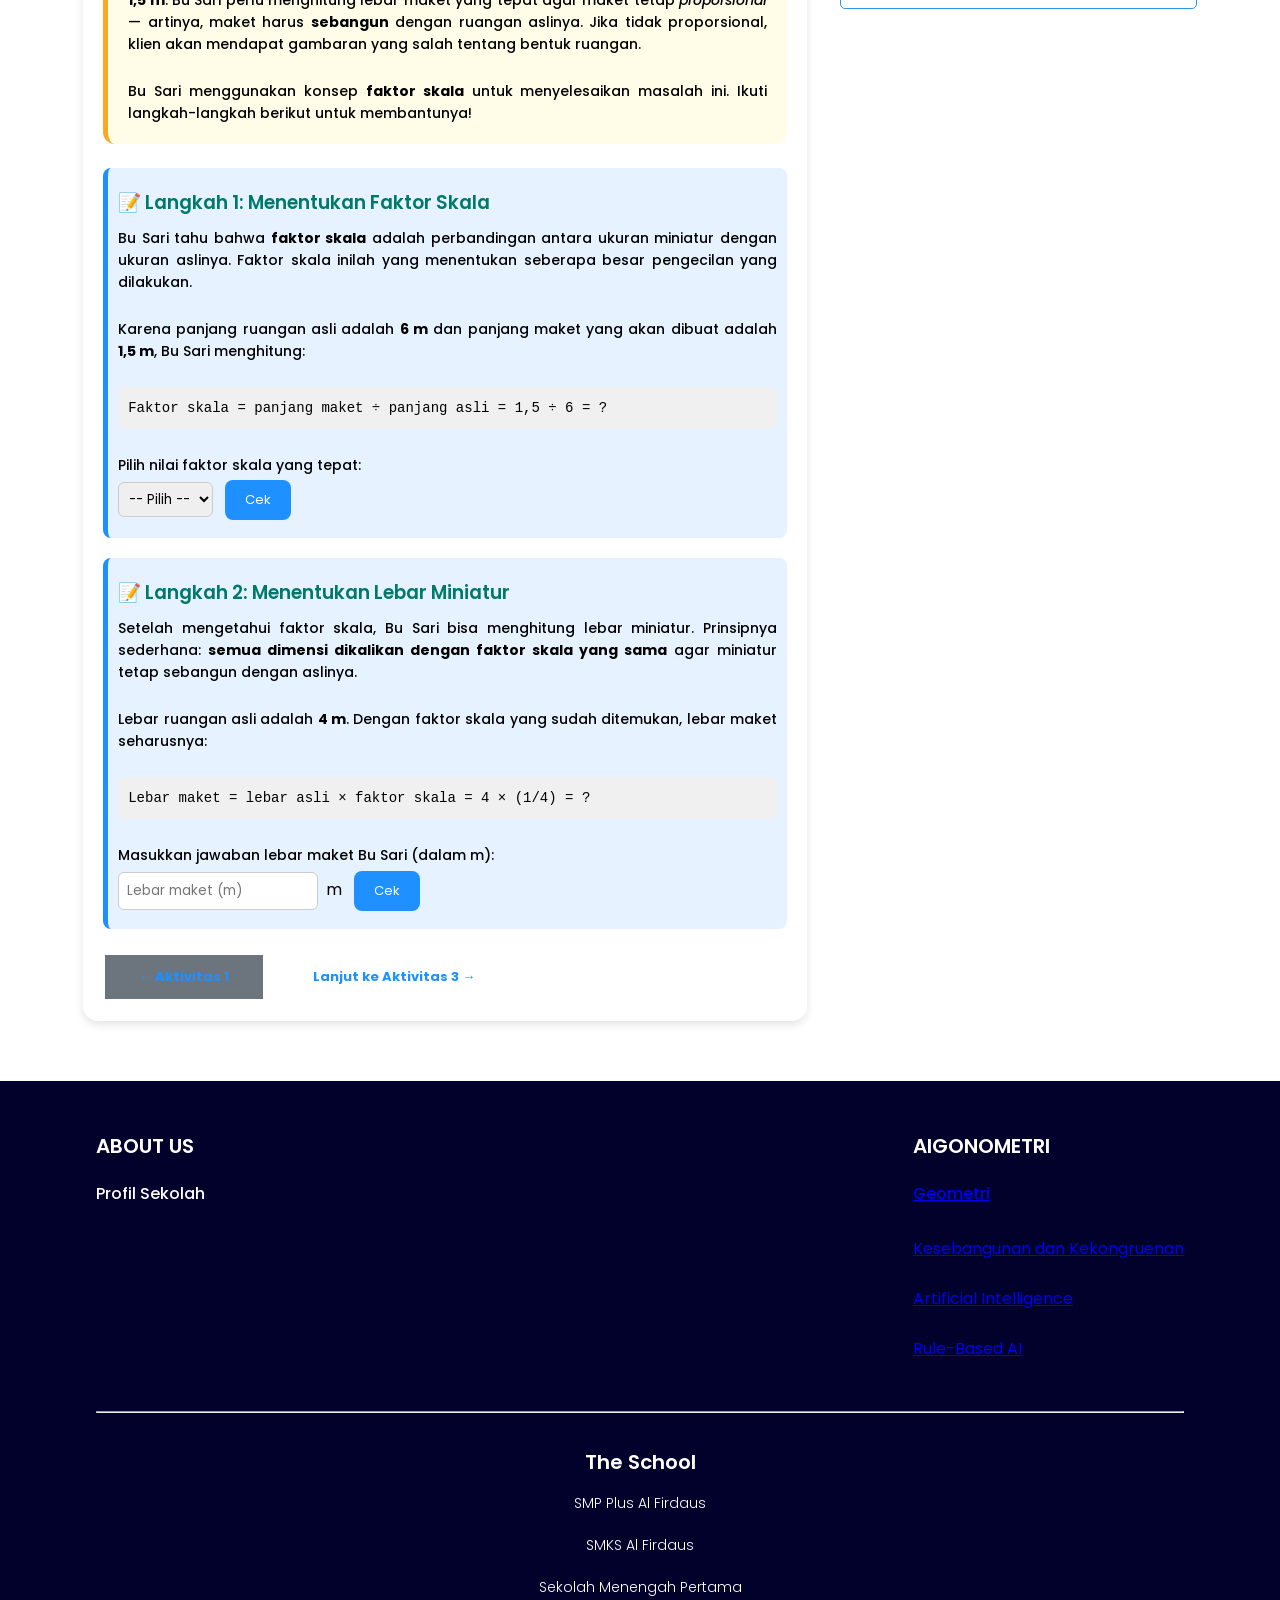
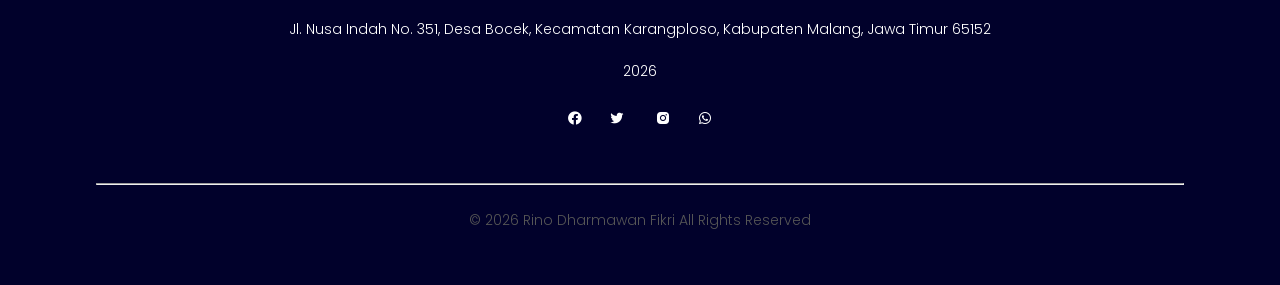
<file: Kegiatan_2.html>
<!DOCTYPE html>
<html lang="id">
<head>
    <meta charset="UTF-8">
    <meta name="viewport" content="width=device-width, initial-scale=1.0">
    <meta name="theme-color" content="#2e94e3">
    <title>AIGONOMETRI — Aktivitas 2</title>
    <link rel="icon" type="image/png" href="icon.png">
    <link rel="stylesheet" href="Kegiatan2.css">
    <link rel="preconnect" href="https://fonts.gstatic.com">
    <link rel="stylesheet" href="https://fonts.googleapis.com/css2?family=Poppins:wght@300;700&display=swap">
    <link href='https://unpkg.com/boxicons@2.1.4/css/boxicons.min.css' rel='stylesheet'>
</head>
<body onload="initJam()">
    <section class="header">
        <nav>
            <a href="index.html"><img src="AIGONOMETRI.png" class="aigonometri"/></a>
            <a href="index.html"><img src="logo_smp.png" class="logo-um"></a>
            <div class="navb" id="nvb">
                <i class="bx bx-x" onclick="hideMenu()"></i>
                <ul>
                    <li><a href="index.html"><b>Home</b></a></li>
                    <li><a href="Identitas_Modul.html"><b>Aktivitas</b></a></li>
                    <li><a href="Petunjuk.html"><b>Petunjuk</b></a></li>
                    <li><a href="About Us.html"><b>About Us</b></a></li>
                    <li><a href="Evaluasi.html"><b>Evaluasi</b></a></li>
                </ul>
            </div>
            <i class="bx bx-menu" onclick="showMenu()"></i>
        </nav>
        <div class="text-box">
            <h1>AKTIVITAS 2</h1>
            <br /><br />
        </div>
    </section>

    <section class="blog-content">
        <div class="row">
            <div class="blog-left">
                <div class="container-kegiatan-1">
                    <h1>STEM Similarity Lab — Desain Miniatur Denah Ruangan</h1>
                    <p style="color:#555;">&#9201; Alokasi waktu: <strong>10 menit</strong> &nbsp;|&nbsp; Tujuan: P.13, P.14</p>
                    <br>

                    <!-- BACAAN KONTEKSTUAL -->
                    <div style="background:#fffde7;padding:20px;border-radius:12px;border-left:5px solid #f9a825;margin-bottom:24px;">
                        <h2 style="color:#e65100;">&#128218; Bacaan: Proyek Desain Interior Bu Sari</h2>
                        <br>
                        <p>Bu Sari adalah seorang desainer interior yang sedang mengerjakan proyek renovasi sebuah kafe kecil di kota. Sebelum memulai pekerjaan di lapangan, ia selalu membuat <strong>denah miniatur</strong> dari setiap ruangan agar klien bisa membayangkan hasil akhirnya tanpa harus menunggu renovasi selesai.</p>
                        <br>
                        <p>Salah satu ruangan yang akan direnovasi adalah <strong>ruang makan utama</strong>. Berdasarkan pengukuran di lapangan, ruang makan tersebut berbentuk persegi panjang dengan ukuran <strong>panjang 6 m</strong> dan <strong>lebar 4 m</strong>. Bu Sari ingin membuat maket miniatur ruangan ini untuk dipresentasikan kepada klien agar klien bisa membayangkan tata letak ruangan secara nyata.</p>
                        <br>
                        <p>Bahan yang tersedia hanya cukup untuk membuat maket dengan <strong>panjang maksimal 1,5 m</strong>. Bu Sari perlu menghitung lebar maket yang tepat agar maket tetap <em>proporsional</em> — artinya, maket harus <strong>sebangun</strong> dengan ruangan aslinya. Jika tidak proporsional, klien akan mendapat gambaran yang salah tentang bentuk ruangan.</p>
                        <br>
                        <p>Bu Sari menggunakan konsep <strong>faktor skala</strong> untuk menyelesaikan masalah ini. Ikuti langkah-langkah berikut untuk membantunya!</p>
                    </div>

                    <!-- LANGKAH 1: FAKTOR SKALA -->
                    <div class="question" style="margin-bottom:20px;">
                        <h3>&#128221; Langkah 1: Menentukan Faktor Skala</h3>
                        <p>Bu Sari tahu bahwa <strong>faktor skala</strong> adalah perbandingan antara ukuran miniatur dengan ukuran aslinya. Faktor skala inilah yang menentukan seberapa besar pengecilan yang dilakukan.</p>
                        <br>
                        <p>Karena panjang ruangan asli adalah <strong>6 m</strong> dan panjang maket yang akan dibuat adalah <strong>1,5 m</strong>, Bu Sari menghitung:</p>
                        <br>
                        <p style="background:#f0f0f0;padding:10px;border-radius:6px;font-family:monospace;">Faktor skala = panjang maket &divide; panjang asli = 1,5 &divide; 6 = ?</p>
                        <br>
                        <p>Pilih nilai faktor skala yang tepat:</p>
                        <select id="faktor-skala" style="padding:6px;border-radius:6px;border:1px solid #ccc;margin-top:6px;">
                            <option value="">-- Pilih --</option>
                            <option value="1/2">1/2</option>
                            <option value="1/3">1/3</option>
                            <option value="1/4">1/4</option>
                            <option value="1/5">1/5</option>
                        </select>
                        <button onclick="cekFaktorSkala()" class="hero-btn" style="max-width:160px;margin-left:8px;">Cek</button>
                        <div id="fb-fs" style="margin-top:8px;"></div>
                    </div>

                    <!-- LANGKAH 2: LEBAR MINIATUR -->
                    <div class="question" style="margin-bottom:20px;" id="langkah2" style="display:none;">
                        <h3>&#128221; Langkah 2: Menentukan Lebar Miniatur</h3>
                        <p>Setelah mengetahui faktor skala, Bu Sari bisa menghitung lebar miniatur. Prinsipnya sederhana: <strong>semua dimensi dikalikan dengan faktor skala yang sama</strong> agar miniatur tetap sebangun dengan aslinya.</p>
                        <br>
                        <p>Lebar ruangan asli adalah <strong>4 m</strong>. Dengan faktor skala yang sudah ditemukan, lebar maket seharusnya:</p>
                        <br>
                        <p style="background:#f0f0f0;padding:10px;border-radius:6px;font-family:monospace;">Lebar maket = lebar asli &times; faktor skala = 4 &times; (1/4) = ?</p>
                        <br>
                        <p>Masukkan jawaban lebar maket Bu Sari (dalam m):</p>
                        <input type="number" id="lebar-miniatur" placeholder="Lebar maket (m)" style="padding:8px;border-radius:6px;border:1px solid #ccc;width:200px;margin-top:6px;">
                        <span style="margin-left:4px;">m</span>
                        <button onclick="cekLebarMiniatur()" class="hero-btn" style="max-width:160px;margin-left:8px;">Cek</button>
                        <div id="fb-lm" style="margin-top:8px;"></div>
                    </div>

                    <!-- SIMULASI VISUAL -->
                    <div id="simulasi-visual" style="display:none;margin-bottom:20px;">
                        <h3>&#128444;&#65039; Simulasi Visual: Denah Asli vs Miniatur</h3>
                        <p>Bu Sari berhasil menentukan ukuran maket yang tepat. Perhatikan perbandingan antara ruangan asli dan maket yang akan dibuat:</p>
                        <br>
                        <div style="display:flex;gap:30px;flex-wrap:wrap;align-items:flex-end;">
                            <div style="text-align:center;">
                                <svg width="240" height="160" id="svg-asli">
                                    <rect x="5" y="5" width="230" height="150" fill="#cce5ff" stroke="#2e94e3" stroke-width="3" rx="4"/>
                                    <text x="120" y="70" text-anchor="middle" font-size="13" fill="#1a5276" font-weight="bold">Ruangan Asli</text>
                                    <text x="120" y="88" text-anchor="middle" font-size="11" fill="#333">Ruang Makan</text>
                                    <text x="120" y="106" text-anchor="middle" font-size="11" fill="#333">6 m &times; 4 m</text>
                                </svg>
                                <p style="font-size:0.85em;color:#555;">Ruangan Asli (6 &times; 4 m)</p>
                            </div>
                            <div style="text-align:center;">
                                <svg width="60" height="40" id="svg-miniatur">
                                    <rect x="2" y="2" width="56" height="36" fill="#fde8cc" stroke="#e67e22" stroke-width="2" rx="2"/>
                                    <text x="30" y="18" text-anchor="middle" font-size="6" fill="#784212" font-weight="bold">Maket</text>
                                    <text x="30" y="28" text-anchor="middle" font-size="5" fill="#333">1,5&times;1 m</text>
                                </svg>
                                <p style="font-size:0.85em;color:#555;">Maket (1,5 &times; 1 m)</p>
                            </div>
                        </div>
                        <div style="background:#d4edda;padding:14px;border-radius:8px;margin-top:14px;">
                            <p>&#10003; <strong>Verifikasi Bu Sari:</strong> 1,5/6 = <strong>1/4</strong> dan 1/4 = <strong>1/4</strong>. Perbandingan sisi bersesuaian sama &#8594; maket <strong>sebangun</strong> dengan ruangan asli!</p>
                            <p style="margin-top:6px;">Faktor skala = 1/4 &#8800; 1, sehingga maket <strong>tidak kongruen</strong> dengan ruangan asli — ukurannya berbeda, tetapi bentuknya proporsional. Klien Bu Sari akan mendapat gambaran yang akurat tentang ruang makan tersebut.</p>
                        </div>
                    </div>

                    <!-- LANGKAH 3: VERIFIKASI KESEBANGUNAN -->
                    <div class="question" id="langkah3" style="display:none;margin-bottom:20px;">
                        <h3>&#128221; Langkah 3: Verifikasi Miniatur Ruang Tamu</h3>
                        <p>Klien Bu Sari ternyata menyimpan sebuah maket lama yang dibuat oleh desainer sebelumnya. Maket itu menggambarkan <strong>ruang tamu</strong> kafe, yang berukuran asli <strong>4,8 m &times; 3,2 m</strong>.</p>
                        <br>
                        <p>Maket lama tersebut berukuran <strong>1,2 m &times; 0,8 m</strong>. Klien bertanya kepada Bu Sari: <em>&ldquo;Apakah maket ini masih proporsional? Berapa faktor skalanya?&rdquo;</em></p>
                        <br>
                        <p>Bu Sari perlu memeriksa apakah perbandingan panjang dan lebar maket terhadap ukuran aslinya <strong>sama</strong>. Jika sama, maket itu sebangun dan faktor skalanya bisa ditentukan.</p>
                        <br>
                        <p style="background:#f0f0f0;padding:10px;border-radius:6px;font-family:monospace;">Perbandingan panjang: 1,2 &divide; 4,8 = ? &nbsp;|&nbsp; Perbandingan lebar: 0,8 &divide; 3,2 = ?</p>
                        <br>
                        <p>Pilih pernyataan yang benar:</p>
                        <select id="verif-sebangun" style="padding:6px;border-radius:6px;border:1px solid #ccc;margin-top:6px;width:100%;max-width:480px;">
                            <option value="">-- Pilih jawaban --</option>
                            <option value="a">Sebangun, faktor skala = 1/4</option>
                            <option value="b">Sebangun, faktor skala = 1/3</option>
                            <option value="c">Tidak sebangun, perbandingan panjang &ne; perbandingan lebar</option>
                            <option value="d">Kongruen, karena ukurannya sama</option>
                        </select>
                        <button onclick="cekVerifSebangun()" class="hero-btn" style="max-width:160px;margin-top:10px;">Cek</button>
                        <div id="fb-vs" style="margin-top:8px;"></div>
                    </div>

                    <!-- EKSPLORASI MANDIRI -->
                    <div id="eksplorasi" style="display:none;margin-bottom:20px;">
                        <h3>&#128300; Eksplorasi Mandiri: Coba Ukuran Lain</h3>
                        <p>Bu Sari penasaran — bagaimana jika klien meminta maket dengan ukuran yang berbeda? Apakah semua ukuran bisa menghasilkan maket yang sebangun dengan ruangan asli (6 &times; 4 m)?</p>
                        <br>
                        <p>Coba masukkan berbagai kombinasi panjang dan lebar maket, lalu periksa apakah hasilnya sebangun. Perhatikan pola yang muncul!</p>
                        <br>
                        <label>Panjang maket: <input type="number" id="exp-panjang" value="1.5" min="0.1" max="6" step="0.1" style="width:80px;padding:6px;border-radius:6px;border:1px solid #ccc;"> m</label>
                        <label style="margin-left:16px;">Lebar maket: <input type="number" id="exp-lebar" value="1" min="0.1" max="4" step="0.1" style="width:80px;padding:6px;border-radius:6px;border:1px solid #ccc;"> m</label>
                        <button onclick="cekEksplorasi()" class="hero-btn" style="max-width:200px;margin-top:10px;">Periksa Kesebangunan</button>
                        <div id="fb-exp" style="margin-top:10px;"></div>
                        <div id="exp-visual" style="margin-top:12px;"></div>
                    </div>

                    <div style="margin-top:24px;display:flex;gap:12px;flex-wrap:wrap;">
                        <a href="Kegiatan_1.html" class="hero-btn" style="background:#6c757d;"><b>← Aktivitas 1</b></a>
                        <a href="Kegiatan_3.html" class="hero-btn"><b>Lanjut ke Aktivitas 3 →</b></a>
                    </div>
                </div>
            </div>

            <!-- SIDEBAR -->
            <div class="blog-right">
                <h3>Daftar Aktivitas</h3>
                <div><i class='bx bxs-right-arrow'></i><p><a href="Pendahuluan.html">Pendahuluan</a></p></div>
                <div><i class='bx bxs-right-arrow'></i><p><a href="Kegiatan_1.html">Aktivitas 1</a></p></div>
                <div><i class='bx bxs-right-arrow'></i><p><a href="Kegiatan_2.html">Aktivitas 2</a></p></div>
                <div><i class='bx bxs-right-arrow'></i><p><a href="Kegiatan_3.html">Aktivitas 3</a></p></div>
                <div class="kalender-jam">
                    <div class="kalender">
                        <span id="hari">Hari</span>, <span id="bulan">Bulan</span>, <span id="tanggal">00</span>, <span id="tahun">Tahun</span>
                    </div>
                    <div class="jam">
                        <span id="hour">00</span>:<span id="menit">00</span>:<span id="detik">00</span> <span id="AMPM">AM</span>
                    </div>
                </div>
            </div>
        </div>
    </section>

    <section class="footer">
        <div class="row">
            <div><h4><a href="About Us.html">ABOUT US</a></h4><h1>Profil Sekolah</h1></div>
            <div>
                <h4><a href="index.html">AIGONOMETRI</a></h4>
                <h1><a href="Kegiatan_1.html">Geometri</a></h1><br/>
                <span><a href="Identitas_Modul.html">Kesebangunan dan Kekongruenan</a></span><br/><br/>
                <span><a href="https://aws.amazon.com/id/what-is/artificial-intelligence/">Artificial Intelligence</a></span><br/><br/>
                <span><a href="https://www.sinotif.com/berita_acara/berita_artikel/detail/memahami-jenis-ai-berdasarkan-teknologi-yang-digunakan">Rule-Based AI</a></span><br/><br/>
            </div>
        </div>
        <br /><hr />
        <div class="univ-um">
            <h4>The School</h4>
            <p>SMP Plus Al Firdaus</p><p>SMKS Al Firdaus</p><p>Sekolah Menengah Pertama</p>
            <p>Jl. Nusa Indah No. 351, Desa Bocek, Kecamatan Karangploso, Kabupaten Malang, Jawa Timur 65152</p>
            <p>2026</p>
            <div class="icons">
                <i class="bx bxl-facebook-circle"></i><i class="bx bxl-twitter"></i>
                <i class="bx bxl-instagram-alt"></i><i class="bx bxl-whatsapp"></i>
            </div>
        </div>
        <br /><hr />
        <div class="kopi-kanan"><p>© 2026 Rino Dharmawan Fikri All Rights Reserved</p></div>
    </section>

    <a href="" class="kembali-keatas" id="keatas1"><i class="bx bx-arrow-to-top"></i></a>

    <script>
    function cekFaktorSkala() {
        const sel = document.getElementById('faktor-skala');
        const fb = document.getElementById('fb-fs');
        if (!sel.value) { fb.innerHTML = '<span style="color:orange;">⚠️ Pilih jawaban terlebih dahulu.</span>'; return; }
        if (sel.value === '1/4') {
            sel.style.border = '2px solid green';
            fb.innerHTML = '<span style="color:green;">&#10003; Benar! 1,5 &divide; 6 = 1/4. Faktor skala = 1/4. Bu Sari bisa melanjutkan ke langkah berikutnya untuk menghitung lebar maket.</span>';
            document.getElementById('langkah2').style.display = 'block';
        } else {
            sel.style.border = '2px solid red';
            fb.innerHTML = `<span style="color:red;">&#10007; Kurang tepat. Hitung: 1,5 &divide; 6 = ? Ingat, faktor skala adalah perbandingan panjang maket terhadap panjang asli. Sederhanakan pecahannya.</span>`;
        }
    }

    function cekLebarMiniatur() {
        const val = parseFloat(document.getElementById('lebar-miniatur').value);
        const fb = document.getElementById('fb-lm');
        if (isNaN(val)) { fb.innerHTML = '<span style="color:orange;">&#9888; Masukkan angka terlebih dahulu.</span>'; return; }
        if (val === 1) {
            fb.innerHTML = '<span style="color:green;">&#10003; Benar! Lebar maket = 4 &times; 1/4 = <strong>1 m</strong>. Maket ruang makan Bu Sari berukuran 1,5 &times; 1 m, sebangun dengan ruangan asli 6 &times; 4 m. Klien akan mendapat gambaran yang akurat!</span>';
            document.getElementById('simulasi-visual').style.display = 'block';
            document.getElementById('langkah3').style.display = 'block';
        } else if (val > 0 && val < 4) {
            fb.innerHTML = `<span style="color:orange;">&#10007; Belum tepat. Kamu memasukkan ${val} m. Gunakan faktor skala 1/4: lebar maket = 4 &times; 1/4 = ?</span>`;
        } else {
            fb.innerHTML = '<span style="color:red;">&#10007; Nilai tidak masuk akal. Lebar maket harus lebih kecil dari lebar ruangan asli (4 m).</span>';
        }
    }

    function cekVerifSebangun() {
        const sel = document.getElementById('verif-sebangun');
        const fb = document.getElementById('fb-vs');
        if (!sel.value) { fb.innerHTML = '<span style="color:orange;">&#9888; Pilih jawaban terlebih dahulu.</span>'; return; }
        if (sel.value === 'a') {
            sel.style.border = '2px solid green';
            fb.innerHTML = '<span style="color:green;">&#10003; Benar! 1,2 &divide; 4,8 = 1/4 dan 0,8 &divide; 3,2 = 1/4. Perbandingan sisi bersesuaian sama &rarr; maket <strong>sebangun</strong> dengan faktor skala <strong>1/4</strong>. Bu Sari bisa meyakinkan klien bahwa maket lama itu masih proporsional!</span>';
            document.getElementById('eksplorasi').style.display = 'block';
        } else {
            sel.style.border = '2px solid red';
            const hint = {
                'b': 'Hitung ulang: 1,2 &divide; 4,8 = 1,2/4,8 = 1/4, bukan 1/3. Sederhanakan pecahannya dengan benar.',
                'c': 'Hitung dulu kedua perbandingan: 1,2 &divide; 4,8 = ? dan 0,8 &divide; 3,2 = ? Apakah hasilnya benar-benar berbeda?',
                'd': 'Kongruen berarti ukurannya sama persis. Maket 1,2&times;0,8 m jelas berbeda ukuran dengan ruangan asli 4,8&times;3,2 m.'
            };
            fb.innerHTML = `<span style="color:red;">&#10007; Kurang tepat. ${hint[sel.value]}</span>`;
        }
    }

    function cekEksplorasi() {
        const p = parseFloat(document.getElementById('exp-panjang').value);
        const l = parseFloat(document.getElementById('exp-lebar').value);
        const fb = document.getElementById('fb-exp');
        const vis = document.getElementById('exp-visual');

        if (isNaN(p) || isNaN(l) || p <= 0 || l <= 0) {
            fb.innerHTML = '<span style="color:orange;">&#9888; Masukkan nilai positif untuk panjang dan lebar.</span>';
            return;
        }

        const rasioP = p / 6;
        const rasioL = l / 4;
        const sebangun = Math.abs(rasioP - rasioL) < 0.001;
        const kongruen = p === 6 && l === 4;

        let html = `<strong>Perhitungan:</strong><br>`;
        html += `Perbandingan panjang: ${p}/6 = ${(rasioP).toFixed(4)}<br>`;
        html += `Perbandingan lebar: ${l}/4 = ${(rasioL).toFixed(4)}<br><br>`;

        if (kongruen) {
            html += `<div style="background:#d4edda;padding:10px;border-radius:8px;">&#10003; Ukuran sama dengan ruangan asli &#8594; <strong>Kongruen</strong> (dan juga sebangun, faktor skala = 1). Bu Sari tidak perlu mengecilkan maket.</div>`;
        } else if (sebangun) {
            const fs = (rasioP).toFixed(4);
            html += `<div style="background:#d4edda;padding:10px;border-radius:8px;">&#10003; Perbandingan sisi bersesuaian sama (${fs}) &#8594; <strong>Sebangun</strong> tetapi tidak kongruen. Maket ini bisa digunakan Bu Sari untuk presentasi!</div>`;
        } else {
            html += `<div style="background:#f8d7da;padding:10px;border-radius:8px;">&#10007; Perbandingan tidak sama (${rasioP.toFixed(4)} &ne; ${rasioL.toFixed(4)}) &#8594; <strong>Tidak sebangun</strong>. Maket ini akan memberi gambaran yang salah kepada klien Bu Sari!<br>Agar sebangun, lebar seharusnya = 4 &times; (${p}/6) = <strong>${(4 * rasioP).toFixed(2)} m</strong>.</div>`;
        }

        fb.innerHTML = html;

        const scaleX = Math.min(240 / p, 40);
        const scaleY = Math.min(160 / l, 40);
        const scale = Math.min(scaleX, scaleY, 40);
        const w = Math.round(p * scale);
        const h = Math.round(l * scale);
        vis.innerHTML = `<svg width="${w+10}" height="${h+10}">
            <rect x="5" y="5" width="${w}" height="${h}" fill="${sebangun||kongruen?'#d4edda':'#f8d7da'}" stroke="${sebangun||kongruen?'#27ae60':'#e74c3c'}" stroke-width="2" rx="3"/>
            <text x="${w/2+5}" y="${h/2+5}" text-anchor="middle" font-size="10" fill="#333">Maket ${p}&times;${l} m</text>
        </svg>`;
    }
    </script>
    <script src="CourseScriptKomen.js"></script>
</body>
</html>
</file>
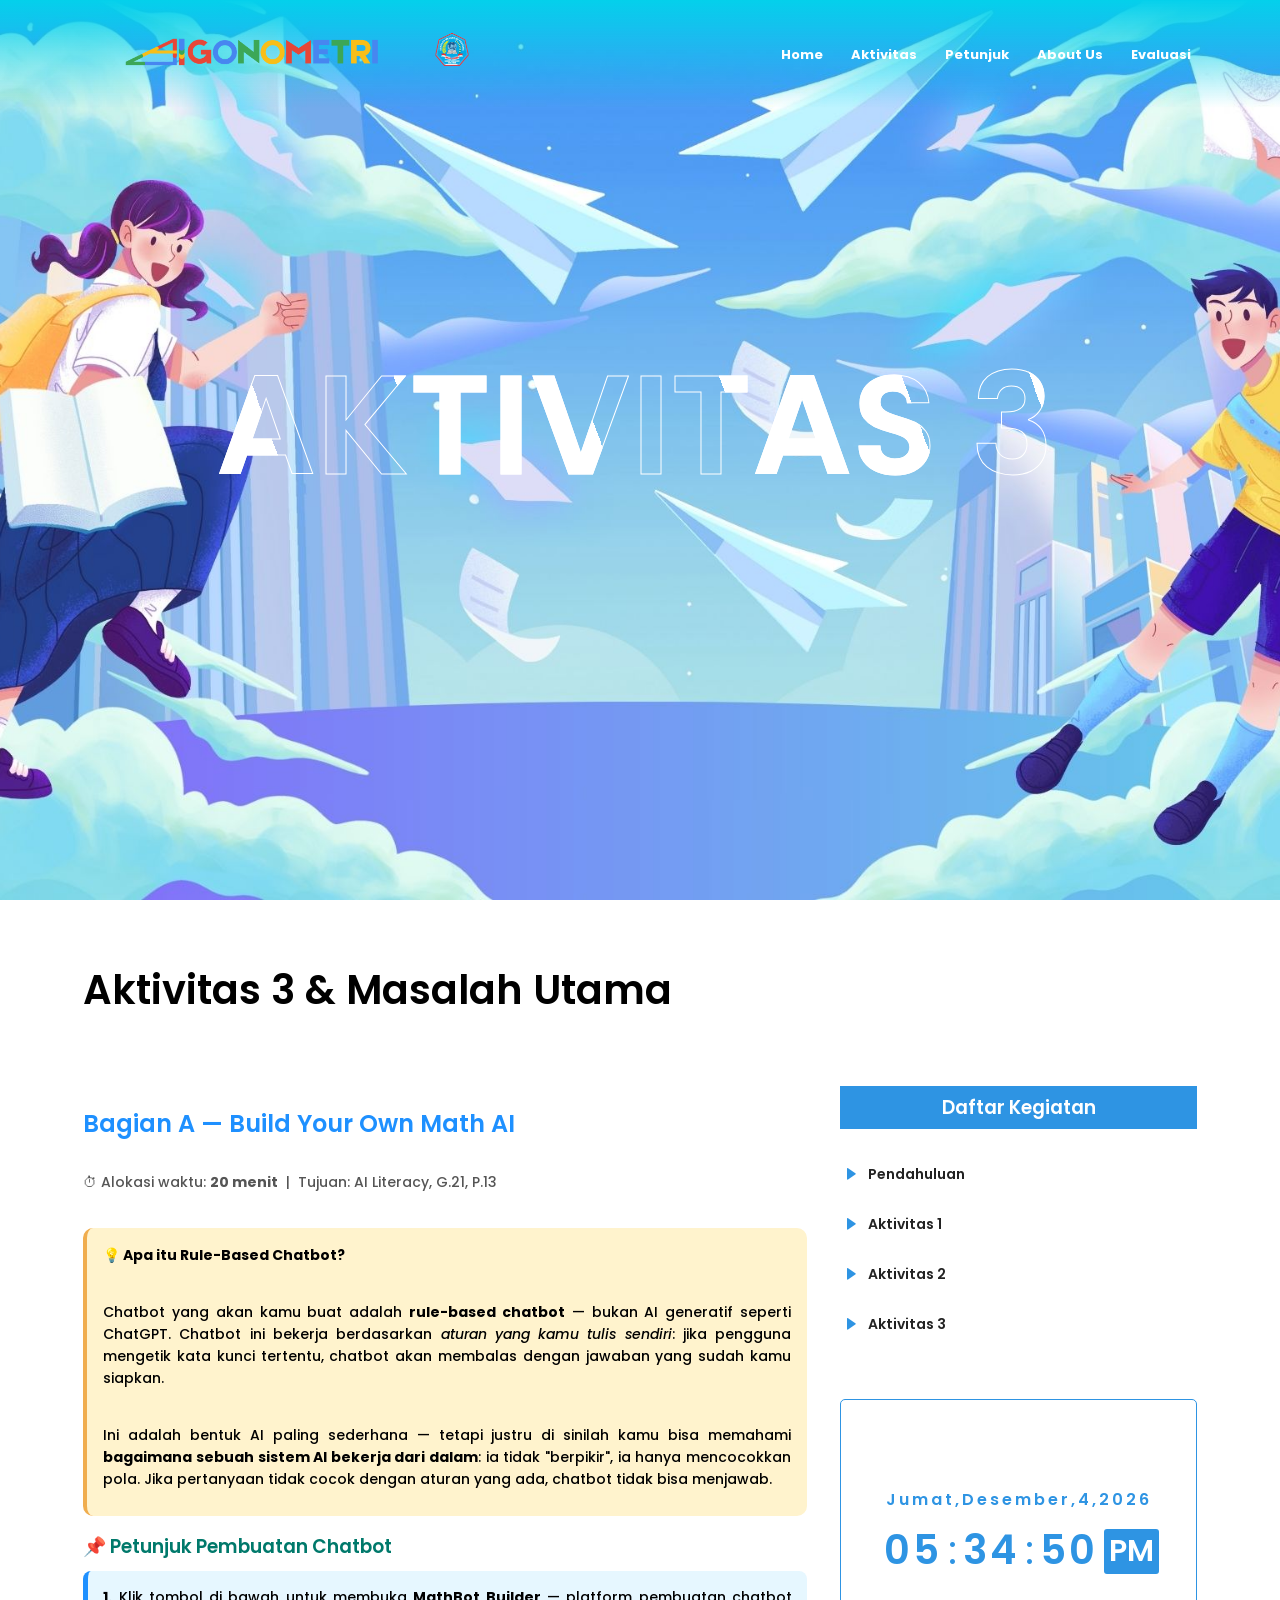
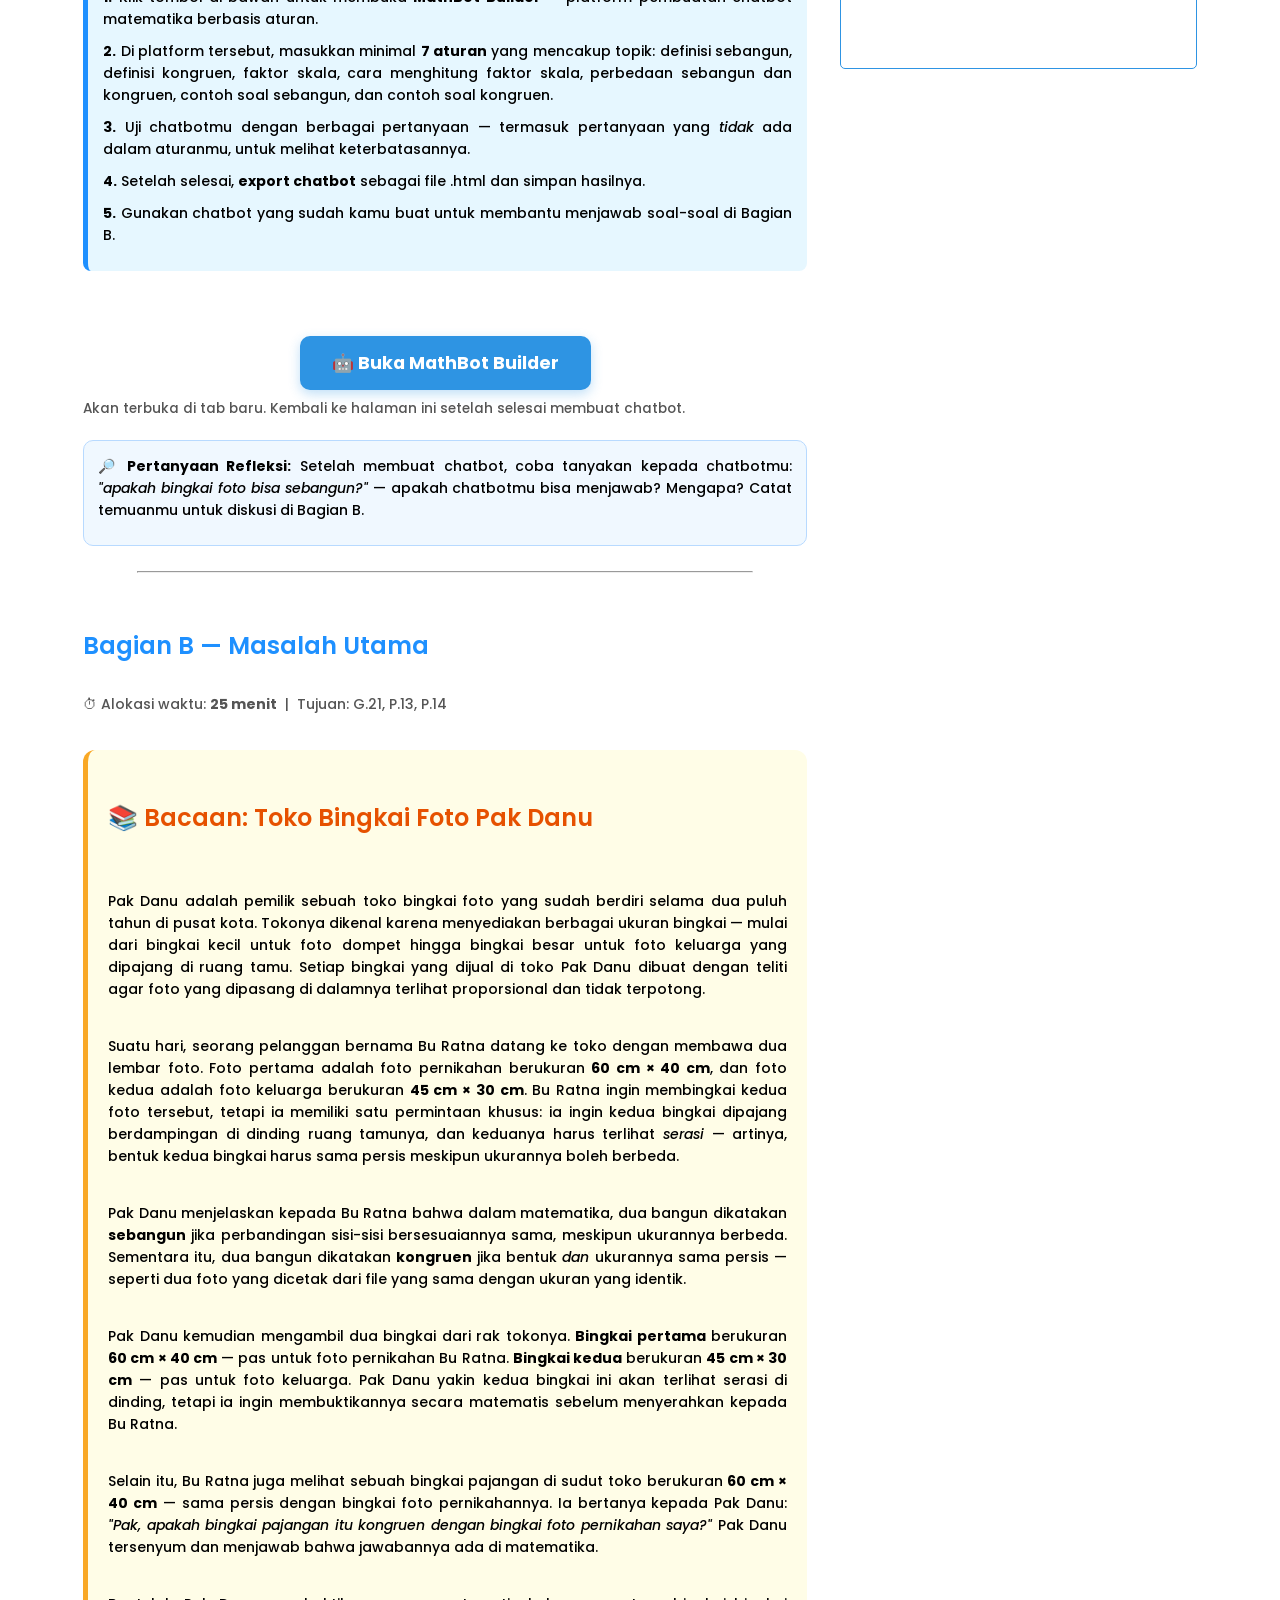
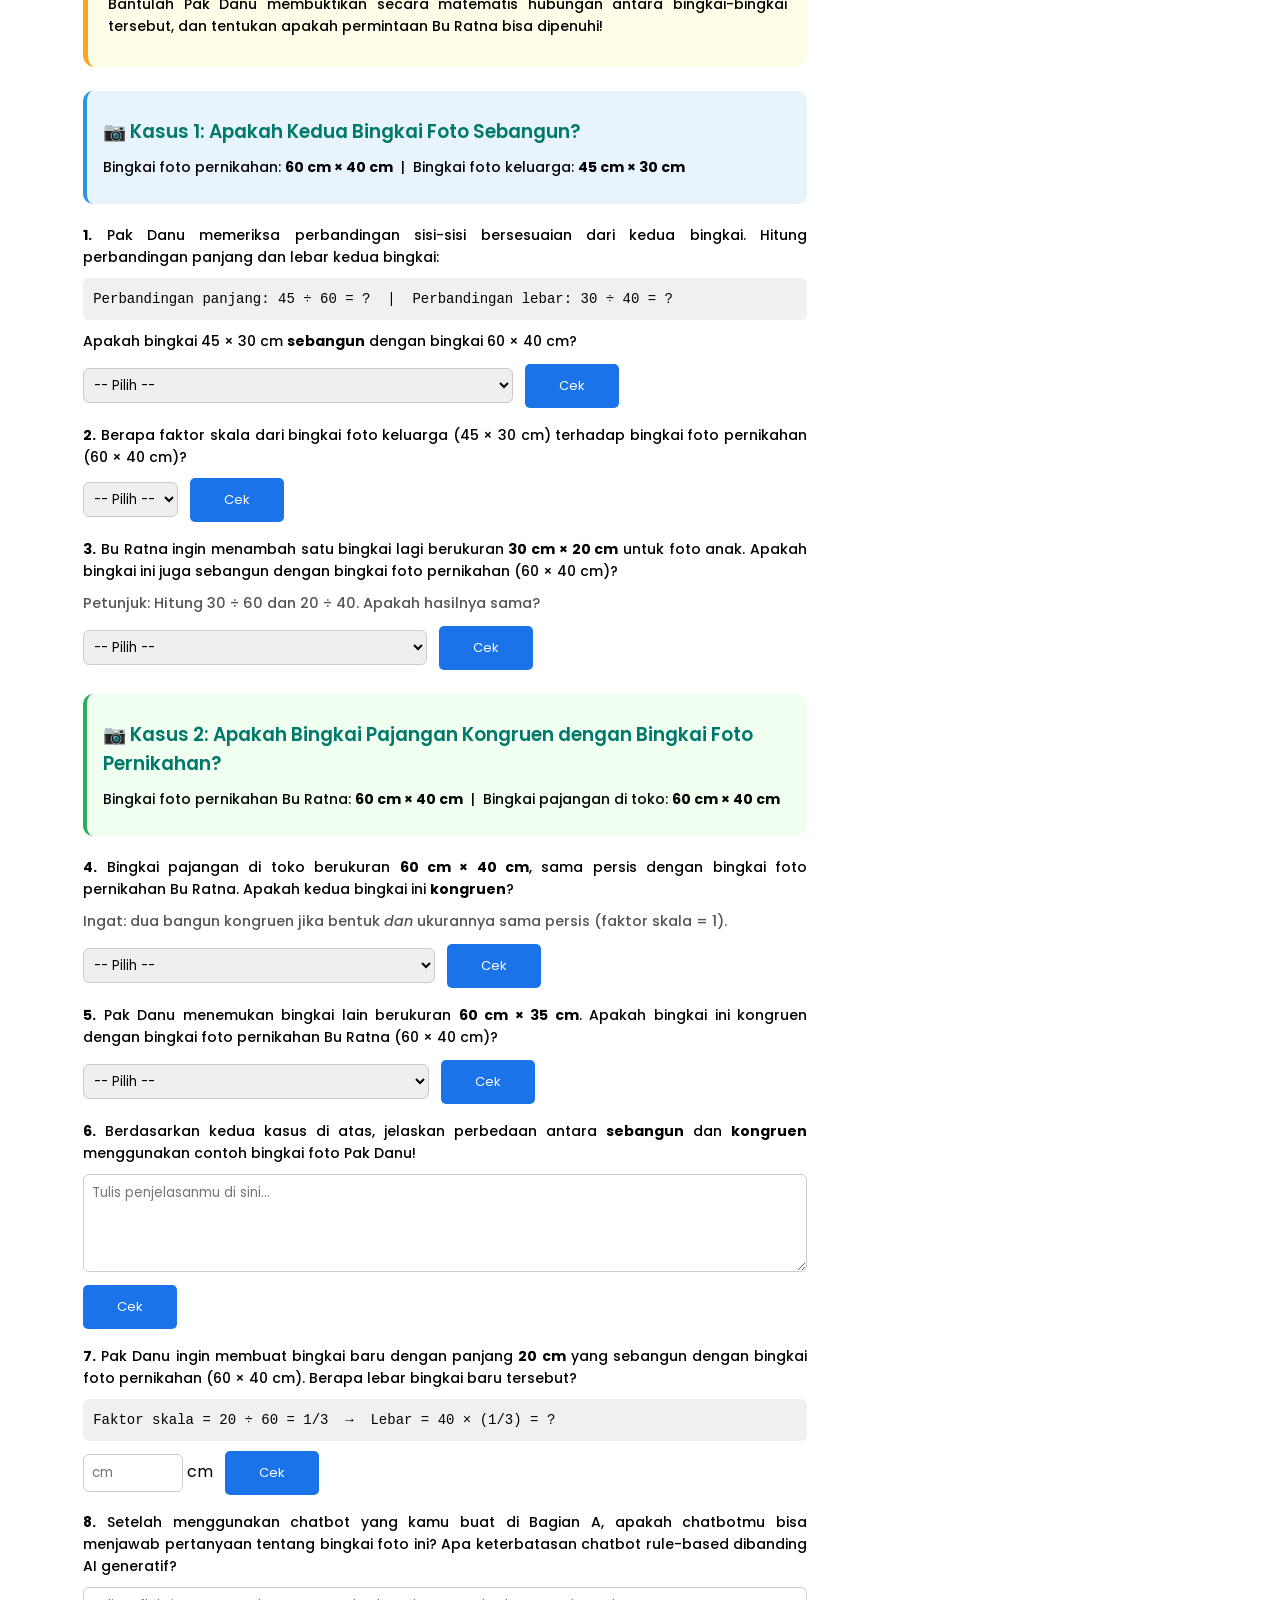
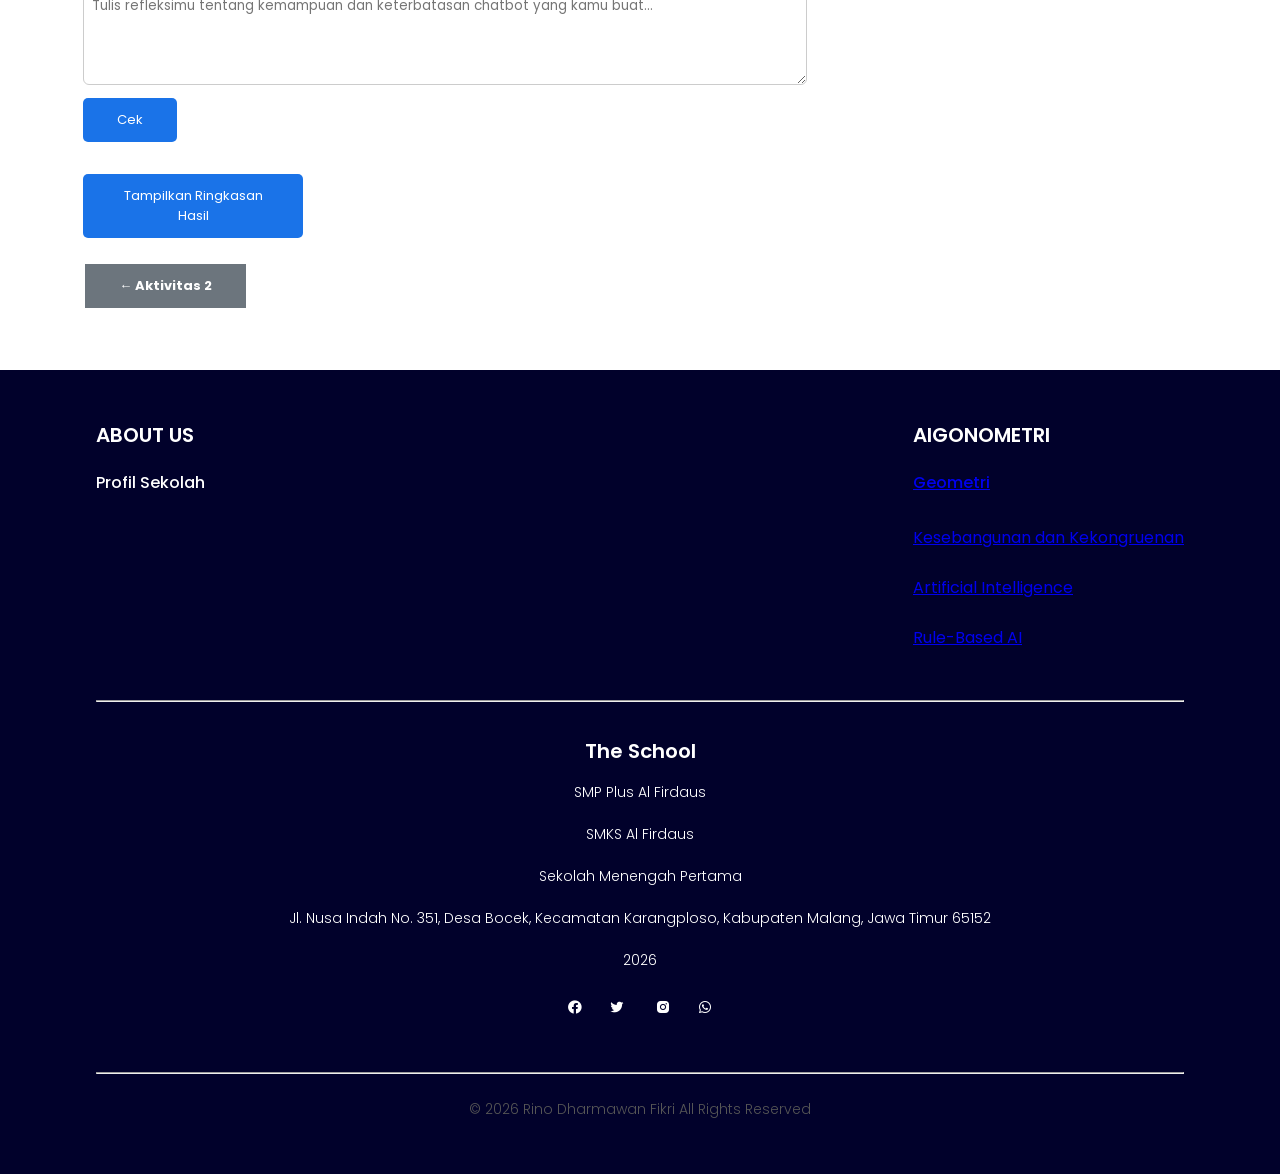
<file: Kegiatan_3.html>
<!DOCTYPE html>
<html lang="id">
<head>
    <meta charset="UTF-8">
    <meta name="viewport" content="width=device-width, initial-scale=1.0">
    <meta name="theme-color" content="#2e94e3">
    <title>AIGONOMETRI — Aktivitas 3</title>
    <link rel="icon" type="image/png" href="icon.png">
    <link rel="stylesheet" href="Kegiatan3.css">
    <link rel="preconnect" href="https://fonts.gstatic.com">
    <link rel="stylesheet" href="https://fonts.googleapis.com/css2?family=Poppins:wght@300;700&display=swap">
    <link href='https://unpkg.com/boxicons@2.1.4/css/boxicons.min.css' rel='stylesheet'>
</head>
<body onload="initJam()">
    <section class="header">
        <nav>
            <a href="index.html"><img src="AIGONOMETRI.png" class="aigonometri"/></a>
            <a href="index.html"><img src="logo_smp.png" class="logo-um"></a>
            <div class="navb" id="nvb">
                <i class="bx bx-x" onclick="hideMenu()"></i>
                <ul>
                    <li><a href="index.html"><b>Home</b></a></li>
                    <li><a href="Identitas_Modul.html"><b>Aktivitas</b></a></li>
                    <li><a href="Petunjuk.html"><b>Petunjuk</b></a></li>
                    <li><a href="About Us.html"><b>About Us</b></a></li>
                    <li><a href="Evaluasi.html"><b>Evaluasi</b></a></li>
                </ul>
            </div>
            <i class="bx bx-menu" onclick="showMenu()"></i>
        </nav>
        <div class="text-box">
            <h1>AKTIVITAS 3</h1>
            <br /><br />
        </div>
    </section>

    <section class="blog-content">
        <h1>Aktivitas 3 &amp; Masalah Utama</h1>
        <div class="row">
            <div class="blog-left">
                <div class="kegiatan-3">

                    <!-- BAGIAN A: BUILD YOUR OWN MATH AI -->
                    <h2>Bagian A — Build Your Own Math AI</h2>
                    <p style="color:#555;">&#9201; Alokasi waktu: <strong>20 menit</strong> &nbsp;|&nbsp; Tujuan: AI Literacy, G.21, P.13</p>
                    <br>

                    <div style="background:#fff3cd;padding:16px;border-radius:10px;margin-bottom:16px;border-left:4px solid #f0ad4e;">
                        <p><strong>&#128161; Apa itu Rule-Based Chatbot?</strong></p>
                        <br>
                        <p>Chatbot yang akan kamu buat adalah <strong>rule-based chatbot</strong> — bukan AI generatif seperti ChatGPT. Chatbot ini bekerja berdasarkan <em>aturan yang kamu tulis sendiri</em>: jika pengguna mengetik kata kunci tertentu, chatbot akan membalas dengan jawaban yang sudah kamu siapkan.</p>
                        <br>
                        <p>Ini adalah bentuk AI paling sederhana — tetapi justru di sinilah kamu bisa memahami <strong>bagaimana sebuah sistem AI bekerja dari dalam</strong>: ia tidak "berpikir", ia hanya mencocokkan pola. Jika pertanyaan tidak cocok dengan aturan yang ada, chatbot tidak bisa menjawab.</p>
                    </div>

                    <h3>&#128204; Petunjuk Pembuatan Chatbot</h3>
                    <div class="instruction">
                        <p><strong>1.</strong> Klik tombol di bawah untuk membuka <strong>MathBot Builder</strong> — platform pembuatan chatbot matematika berbasis aturan.</p>
                        <p><strong>2.</strong> Di platform tersebut, masukkan minimal <strong>7 aturan</strong> yang mencakup topik: definisi sebangun, definisi kongruen, faktor skala, cara menghitung faktor skala, perbedaan sebangun dan kongruen, contoh soal sebangun, dan contoh soal kongruen.</p>
                        <p><strong>3.</strong> Uji chatbotmu dengan berbagai pertanyaan — termasuk pertanyaan yang <em>tidak</em> ada dalam aturanmu, untuk melihat keterbatasannya.</p>
                        <p><strong>4.</strong> Setelah selesai, <strong>export chatbot</strong> sebagai file .html dan simpan hasilnya.</p>
                        <p><strong>5.</strong> Gunakan chatbot yang sudah kamu buat untuk membantu menjawab soal-soal di Bagian B.</p>
                    </div>
                    <br>

                    <div style="text-align:center;margin:20px 0;">
                        <a href="https://aigonometri.github.io/MathBot-Builder/" target="_blank" style="display:inline-block;background:#2e94e3;color:white;padding:14px 32px;border-radius:10px;font-size:1.1em;font-weight:bold;text-decoration:none;box-shadow:0 4px 12px rgba(46,148,227,0.3);">&#129302; Buka MathBot Builder</a>
                        <p style="font-size:0.85em;color:#555;margin-top:8px;">Akan terbuka di tab baru. Kembali ke halaman ini setelah selesai membuat chatbot.</p>
                    </div>

                    <div style="background:#f0f8ff;padding:14px;border-radius:10px;border:1px solid #b8daff;margin-top:4px;">
                        <p><strong>&#128270; Pertanyaan Refleksi:</strong> Setelah membuat chatbot, coba tanyakan kepada chatbotmu: <em>"apakah bingkai foto bisa sebangun?"</em> — apakah chatbotmu bisa menjawab? Mengapa? Catat temuanmu untuk diskusi di Bagian B.</p>
                    </div>

                    <br><hr><br>

                    <!-- BAGIAN B: MASALAH UTAMA PBL -->
                    <h2>Bagian B — Masalah Utama</h2>
                    <p style="color:#555;">&#9201; Alokasi waktu: <strong>25 menit</strong> &nbsp;|&nbsp; Tujuan: G.21, P.13, P.14</p>
                    <br>

                    <!-- BACAAN PANJANG -->
                    <div style="background:#fffde7;padding:20px;border-radius:12px;border-left:5px solid #f9a825;margin-bottom:24px;">
                        <h2 style="color:#e65100;">&#128218; Bacaan: Toko Bingkai Foto Pak Danu</h2>
                        <br>
                        <p>Pak Danu adalah pemilik sebuah toko bingkai foto yang sudah berdiri selama dua puluh tahun di pusat kota. Tokonya dikenal karena menyediakan berbagai ukuran bingkai — mulai dari bingkai kecil untuk foto dompet hingga bingkai besar untuk foto keluarga yang dipajang di ruang tamu. Setiap bingkai yang dijual di toko Pak Danu dibuat dengan teliti agar foto yang dipasang di dalamnya terlihat proporsional dan tidak terpotong.</p>
                        <br>
                        <p>Suatu hari, seorang pelanggan bernama Bu Ratna datang ke toko dengan membawa dua lembar foto. Foto pertama adalah foto pernikahan berukuran <strong>60 cm &times; 40 cm</strong>, dan foto kedua adalah foto keluarga berukuran <strong>45 cm &times; 30 cm</strong>. Bu Ratna ingin membingkai kedua foto tersebut, tetapi ia memiliki satu permintaan khusus: ia ingin kedua bingkai dipajang berdampingan di dinding ruang tamunya, dan keduanya harus terlihat <em>serasi</em> — artinya, bentuk kedua bingkai harus sama persis meskipun ukurannya boleh berbeda.</p>
                        <br>
                        <p>Pak Danu menjelaskan kepada Bu Ratna bahwa dalam matematika, dua bangun dikatakan <strong>sebangun</strong> jika perbandingan sisi-sisi bersesuaiannya sama, meskipun ukurannya berbeda. Sementara itu, dua bangun dikatakan <strong>kongruen</strong> jika bentuk <em>dan</em> ukurannya sama persis — seperti dua foto yang dicetak dari file yang sama dengan ukuran yang identik.</p>
                        <br>
                        <p>Pak Danu kemudian mengambil dua bingkai dari rak tokonya. <strong>Bingkai pertama</strong> berukuran <strong>60 cm &times; 40 cm</strong> — pas untuk foto pernikahan Bu Ratna. <strong>Bingkai kedua</strong> berukuran <strong>45 cm &times; 30 cm</strong> — pas untuk foto keluarga. Pak Danu yakin kedua bingkai ini akan terlihat serasi di dinding, tetapi ia ingin membuktikannya secara matematis sebelum menyerahkan kepada Bu Ratna.</p>
                        <br>
                        <p>Selain itu, Bu Ratna juga melihat sebuah bingkai pajangan di sudut toko berukuran <strong>60 cm &times; 40 cm</strong> — sama persis dengan bingkai foto pernikahannya. Ia bertanya kepada Pak Danu: <em>"Pak, apakah bingkai pajangan itu kongruen dengan bingkai foto pernikahan saya?"</em> Pak Danu tersenyum dan menjawab bahwa jawabannya ada di matematika.</p>
                        <br>
                        <p>Bantulah Pak Danu membuktikan secara matematis hubungan antara bingkai-bingkai tersebut, dan tentukan apakah permintaan Bu Ratna bisa dipenuhi!</p>
                    </div>

                    <!-- KASUS 1: KESEBANGUNAN -->
                    <div style="background:#e8f4fd;padding:16px;border-radius:10px;margin-bottom:20px;border-left:4px solid #2e94e3;">
                        <h3>&#128247; Kasus 1: Apakah Kedua Bingkai Foto Sebangun?</h3>
                        <p>Bingkai foto pernikahan: <strong>60 cm &times; 40 cm</strong> &nbsp;|&nbsp; Bingkai foto keluarga: <strong>45 cm &times; 30 cm</strong></p>
                    </div>

                    <div class="question" style="margin-bottom:16px;">
                        <p><strong>1.</strong> Pak Danu memeriksa perbandingan sisi-sisi bersesuaian dari kedua bingkai. Hitung perbandingan panjang dan lebar kedua bingkai:</p>
                        <p style="background:#f0f0f0;padding:10px;border-radius:6px;font-family:monospace;margin:10px 0;">Perbandingan panjang: 45 &divide; 60 = ? &nbsp;|&nbsp; Perbandingan lebar: 30 &divide; 40 = ?</p>
                        <p>Apakah bingkai 45 &times; 30 cm <strong>sebangun</strong> dengan bingkai 60 &times; 40 cm?</p>
                        <select id="jawab1" style="padding:6px;border-radius:6px;border:1px solid #ccc;margin-top:6px;">
                            <option value="">-- Pilih --</option>
                            <option value="ya">Ya, sebangun — perbandingan sisi bersesuaian sama</option>
                            <option value="tidak">Tidak sebangun — perbandingan sisi bersesuaian berbeda</option>
                        </select>
                        <button onclick="cekJawab1()" class="hero-btn" style="max-width:160px;margin-left:8px;">Cek</button>
                        <div id="fb1" style="margin-top:6px;"></div>
                    </div>

                    <div class="question" style="margin-bottom:16px;">
                        <p><strong>2.</strong> Berapa faktor skala dari bingkai foto keluarga (45 &times; 30 cm) terhadap bingkai foto pernikahan (60 &times; 40 cm)?</p>
                        <select id="jawab2" style="padding:6px;border-radius:6px;border:1px solid #ccc;">
                            <option value="">-- Pilih --</option>
                            <option value="1/2">1/2</option>
                            <option value="3/4">3/4</option>
                            <option value="2/3">2/3</option>
                            <option value="1/3">1/3</option>
                        </select>
                        <button onclick="cekJawab2()" class="hero-btn" style="max-width:160px;margin-left:8px;">Cek</button>
                        <div id="fb2" style="margin-top:6px;"></div>
                    </div>

                    <div class="question" style="margin-bottom:16px;">
                        <p><strong>3.</strong> Bu Ratna ingin menambah satu bingkai lagi berukuran <strong>30 cm &times; 20 cm</strong> untuk foto anak. Apakah bingkai ini juga sebangun dengan bingkai foto pernikahan (60 &times; 40 cm)?</p>
                        <p style="font-size:0.9em;color:#555;">Petunjuk: Hitung 30 &divide; 60 dan 20 &divide; 40. Apakah hasilnya sama?</p>
                        <select id="jawab3" style="padding:6px;border-radius:6px;border:1px solid #ccc;margin-top:6px;">
                            <option value="">-- Pilih --</option>
                            <option value="ya">Ya, sebangun — faktor skala 1/2</option>
                            <option value="tidak">Tidak sebangun — perbandingannya berbeda</option>
                        </select>
                        <button onclick="cekJawab3()" class="hero-btn" style="max-width:160px;margin-left:8px;">Cek</button>
                        <div id="fb3" style="margin-top:6px;"></div>
                    </div>

                    <!-- KASUS 2: KEKONGRUENAN -->
                    <div style="background:#f0fff0;padding:16px;border-radius:10px;margin-bottom:20px;border-left:4px solid #27ae60;margin-top:24px;">
                        <h3>&#128247; Kasus 2: Apakah Bingkai Pajangan Kongruen dengan Bingkai Foto Pernikahan?</h3>
                        <p>Bingkai foto pernikahan Bu Ratna: <strong>60 cm &times; 40 cm</strong> &nbsp;|&nbsp; Bingkai pajangan di toko: <strong>60 cm &times; 40 cm</strong></p>
                    </div>

                    <div class="question" style="margin-bottom:16px;">
                        <p><strong>4.</strong> Bingkai pajangan di toko berukuran <strong>60 cm &times; 40 cm</strong>, sama persis dengan bingkai foto pernikahan Bu Ratna. Apakah kedua bingkai ini <strong>kongruen</strong>?</p>
                        <p style="font-size:0.9em;color:#555;">Ingat: dua bangun kongruen jika bentuk <em>dan</em> ukurannya sama persis (faktor skala = 1).</p>
                        <select id="jawab4" style="padding:6px;border-radius:6px;border:1px solid #ccc;margin-top:6px;">
                            <option value="">-- Pilih --</option>
                            <option value="ya">Ya, kongruen — ukuran dan bentuk sama persis</option>
                            <option value="tidak">Tidak kongruen — hanya sebangun saja</option>
                        </select>
                        <button onclick="cekJawab4()" class="hero-btn" style="max-width:160px;margin-left:8px;">Cek</button>
                        <div id="fb4" style="margin-top:6px;"></div>
                    </div>

                    <div class="question" style="margin-bottom:16px;">
                        <p><strong>5.</strong> Pak Danu menemukan bingkai lain berukuran <strong>60 cm &times; 35 cm</strong>. Apakah bingkai ini kongruen dengan bingkai foto pernikahan Bu Ratna (60 &times; 40 cm)?</p>
                        <select id="jawab5" style="padding:6px;border-radius:6px;border:1px solid #ccc;margin-top:6px;">
                            <option value="">-- Pilih --</option>
                            <option value="ya">Ya, kongruen — panjangnya sama</option>
                            <option value="tidak">Tidak kongruen — lebarnya berbeda (35 &ne; 40)</option>
                        </select>
                        <button onclick="cekJawab5()" class="hero-btn" style="max-width:160px;margin-left:8px;">Cek</button>
                        <div id="fb5" style="margin-top:6px;"></div>
                    </div>

                    <!-- SOAL REFLEKSI -->
                    <div class="question" style="margin-bottom:16px;">
                        <p><strong>6.</strong> Berdasarkan kedua kasus di atas, jelaskan perbedaan antara <strong>sebangun</strong> dan <strong>kongruen</strong> menggunakan contoh bingkai foto Pak Danu!</p>
                        <textarea id="jawab6" rows="4" style="width:100%;padding:8px;border-radius:6px;border:1px solid #ccc;" placeholder="Tulis penjelasanmu di sini..."></textarea>
                        <button onclick="cekJawab6()" class="hero-btn" style="max-width:160px;margin-top:6px;">Cek</button>
                        <div id="fb6" style="margin-top:6px;"></div>
                    </div>

                    <div class="question" style="margin-bottom:16px;">
                        <p><strong>7.</strong> Pak Danu ingin membuat bingkai baru dengan panjang <strong>20 cm</strong> yang sebangun dengan bingkai foto pernikahan (60 &times; 40 cm). Berapa lebar bingkai baru tersebut?</p>
                        <p style="background:#f0f0f0;padding:10px;border-radius:6px;font-family:monospace;margin:10px 0;">Faktor skala = 20 &divide; 60 = 1/3 &nbsp;&rarr;&nbsp; Lebar = 40 &times; (1/3) = ?</p>
                        <input type="number" id="jawab7" placeholder="cm" style="width:100px;padding:8px;border-radius:6px;border:1px solid #ccc;">
                        <span> cm</span>
                        <button onclick="cekJawab7()" class="hero-btn" style="max-width:160px;margin-left:8px;">Cek</button>
                        <div id="fb7" style="margin-top:6px;"></div>
                    </div>

                    <div class="question" style="margin-bottom:16px;">
                        <p><strong>8.</strong> Setelah menggunakan chatbot yang kamu buat di Bagian A, apakah chatbotmu bisa menjawab pertanyaan tentang bingkai foto ini? Apa keterbatasan chatbot rule-based dibanding AI generatif?</p>
                        <textarea id="jawab8" rows="4" style="width:100%;padding:8px;border-radius:6px;border:1px solid #ccc;" placeholder="Tulis refleksimu tentang kemampuan dan keterbatasan chatbot yang kamu buat..."></textarea>
                        <button onclick="cekJawab8()" class="hero-btn" style="max-width:160px;margin-top:6px;">Cek</button>
                        <div id="fb8" style="margin-top:6px;"></div>
                    </div>

                    <!-- RINGKASAN HASIL -->
                    <div id="ringkasan" style="display:none;background:#e8f4fd;padding:16px;border-radius:10px;margin-top:20px;">
                        <h3>📊 Ringkasan Hasil Kelompok</h3>
                        <div id="isi-ringkasan"></div>
                        <button onclick="downloadRingkasan()" style="margin-top:12px;padding:8px 16px;background:#2e94e3;color:white;border:none;border-radius:6px;cursor:pointer;">Download Ringkasan</button>
                    </div>

                    <button onclick="tampilkanRingkasan()" class="hero-btn" style="max-width:220px;margin-top:16px;">Tampilkan Ringkasan Hasil</button>

                    <div style="margin-top:24px;display:flex;gap:12px;flex-wrap:wrap;">
                        <a href="Kegiatan_2.html" class="hero-btn" style="background:#6c757d;"><b>← Aktivitas 2</b></a>
                        <a href="Evaluasi.html" class="hero-btn"><b>Lanjut ke Evaluasi →</b></a>
                    </div>
                </div>
            </div>

            <!-- SIDEBAR -->
            <div class="blog-right">
                <h3>Daftar Kegiatan</h3>
                <div><i class='bx bxs-right-arrow'></i><p><a href="Pendahuluan.html">Pendahuluan</a></p></div>
                <div><i class='bx bxs-right-arrow'></i><p><a href="Kegiatan_1.html">Aktivitas 1</a></p></div>
                <div><i class='bx bxs-right-arrow'></i><p><a href="Kegiatan_2.html">Aktivitas 2</a></p></div>
                <div><i class='bx bxs-right-arrow'></i><p><a href="Kegiatan_3.html">Aktivitas 3</a></p></div>
                <div class="kalender-jam">
                    <div class="kalender">
                        <span id="hari">Hari</span>, <span id="bulan">Bulan</span>, <span id="tanggal">00</span>, <span id="tahun">Tahun</span>
                    </div>
                    <div class="jam">
                        <span id="hour">00</span>:<span id="menit">00</span>:<span id="detik">00</span> <span id="AMPM">AM</span>
                    </div>
                </div>
            </div>
        </div>
    </section>

    <section class="footer">
        <div class="row">
            <div><h4><a href="About Us.html">ABOUT US</a></h4><h1>Profil Sekolah</h1></div>
            <div>
                <h4><a href="index.html">AIGONOMETRI</a></h4>
                <h1><a href="Kegiatan_1.html">Geometri</a></h1><br/>
                <span><a href="Identitas_Modul.html">Kesebangunan dan Kekongruenan</a></span><br/><br/>
                <span><a href="https://aws.amazon.com/id/what-is/artificial-intelligence/">Artificial Intelligence</a></span><br/><br/>
                <span><a href="https://www.sinotif.com/berita_acara/berita_artikel/detail/memahami-jenis-ai-berdasarkan-teknologi-yang-digunakan">Rule-Based AI</a></span><br/><br/>
            </div>
        </div>
        <br /><hr />
        <div class="univ-um">
            <h4>The School</h4>
            <p>SMP Plus Al Firdaus</p><p>SMKS Al Firdaus</p><p>Sekolah Menengah Pertama</p>
            <p>Jl. Nusa Indah No. 351, Desa Bocek, Kecamatan Karangploso, Kabupaten Malang, Jawa Timur 65152</p>
            <p>2026</p>
            <div class="icons">
                <i class="bx bxl-facebook-circle"></i><i class="bx bxl-twitter"></i>
                <i class="bx bxl-instagram-alt"></i><i class="bx bxl-whatsapp"></i>
            </div>
        </div>
        <br /><hr />
        <div class="kopi-kanan"><p>© 2026 Rino Dharmawan Fikri All Rights Reserved</p></div>
    </section>

    <a href="" class="kembali-keatas" id="keatas1"><i class="bx bx-arrow-to-top"></i></a>
    <script src="chatbot.js"></script>
    <script>
    function cekJawab1() {
        const val = document.getElementById('jawab1').value;
        const fb = document.getElementById('fb1');
        if (val === 'ya') {
            fb.innerHTML = '<span style="color:green;">&#10003; Benar! 45 &divide; 60 = 3/4 dan 30 &divide; 40 = 3/4. Perbandingan sisi bersesuaian sama &rarr; kedua bingkai <strong>sebangun</strong>. Permintaan Bu Ratna bisa dipenuhi!</span>';
        } else if (val === 'tidak') {
            fb.innerHTML = '<span style="color:red;">&#10007; Kurang tepat. Hitung ulang: 45 &divide; 60 = 45/60 = 3/4, dan 30 &divide; 40 = 30/40 = 3/4. Kedua perbandingan sama!</span>';
        } else {
            fb.innerHTML = '<span style="color:orange;">&#9888; Pilih jawaban terlebih dahulu.</span>';
        }
    }
    function cekJawab2() {
        const sel = document.getElementById('jawab2');
        const fb = document.getElementById('fb2');
        if (!sel.value) { fb.innerHTML = '<span style="color:orange;">&#9888; Pilih jawaban terlebih dahulu.</span>'; return; }
        if (sel.value === '3/4') {
            sel.style.border = '2px solid green';
            fb.innerHTML = '<span style="color:green;">&#10003; Benar! Faktor skala = 45/60 = 3/4. Bingkai foto keluarga adalah versi 3/4 dari bingkai foto pernikahan.</span>';
        } else {
            sel.style.border = '2px solid red';
            fb.innerHTML = '<span style="color:red;">&#10007; Kurang tepat. Faktor skala = panjang bingkai kecil &divide; panjang bingkai besar = 45 &divide; 60 = 3/4.</span>';
        }
    }
    function cekJawab3() {
        const val = document.getElementById('jawab3').value;
        const fb = document.getElementById('fb3');
        if (val === 'ya') {
            fb.innerHTML = '<span style="color:green;">&#10003; Benar! 30 &divide; 60 = 1/2 dan 20 &divide; 40 = 1/2. Perbandingan sama &rarr; bingkai 30 &times; 20 cm <strong>sebangun</strong> dengan bingkai 60 &times; 40 cm, faktor skala 1/2.</span>';
        } else {
            fb.innerHTML = '<span style="color:red;">&#10007; Hitung ulang: 30 &divide; 60 = 1/2 dan 20 &divide; 40 = 1/2. Perbandingannya sama, jadi sebangun!</span>';
        }
    }
    function cekJawab4() {
        const val = document.getElementById('jawab4').value;
        const fb = document.getElementById('fb4');
        if (val === 'ya') {
            fb.innerHTML = '<span style="color:green;">&#10003; Benar! Kedua bingkai berukuran 60 &times; 40 cm — ukuran dan bentuk sama persis &rarr; <strong>kongruen</strong>. Faktor skala = 1.</span>';
        } else if (val === 'tidak') {
            fb.innerHTML = '<span style="color:red;">&#10007; Kurang tepat. Kedua bingkai berukuran sama persis (60 &times; 40 cm), sehingga kongruen. Kongruen adalah kasus khusus sebangun dengan faktor skala = 1.</span>';
        } else {
            fb.innerHTML = '<span style="color:orange;">&#9888; Pilih jawaban terlebih dahulu.</span>';
        }
    }
    function cekJawab5() {
        const val = document.getElementById('jawab5').value;
        const fb = document.getElementById('fb5');
        if (val === 'tidak') {
            fb.innerHTML = '<span style="color:green;">&#10003; Benar! Meskipun panjangnya sama (60 cm), lebarnya berbeda (35 &ne; 40 cm) &rarr; <strong>tidak kongruen</strong>. Untuk kongruen, semua sisi harus sama persis.</span>';
        } else if (val === 'ya') {
            fb.innerHTML = '<span style="color:red;">&#10007; Kurang tepat. Panjang memang sama (60 cm), tetapi lebar berbeda: 35 cm &ne; 40 cm. Kongruen mensyaratkan semua sisi sama persis.</span>';
        } else {
            fb.innerHTML = '<span style="color:orange;">&#9888; Pilih jawaban terlebih dahulu.</span>';
        }
    }
    function cekJawab6() {
        const val = document.getElementById('jawab6').value.trim();
        const fb = document.getElementById('fb6');
        if (val.length < 20) { fb.innerHTML = '<span style="color:orange;">&#9888; Tulis penjelasan yang lebih lengkap.</span>'; return; }
        fb.innerHTML = '<span style="color:green;">&#10003; Jawaban dicatat. Poin kunci: <strong>sebangun</strong> = bentuk sama, ukuran boleh berbeda (faktor skala &ne; 1), contoh: bingkai 60&times;40 dan 45&times;30. <strong>Kongruen</strong> = bentuk dan ukuran sama persis (faktor skala = 1), contoh: dua bingkai 60&times;40 cm.</span>';
    }
    function cekJawab7() {
        const val = parseFloat(document.getElementById('jawab7').value);
        const fb = document.getElementById('fb7');
        if (isNaN(val)) { fb.innerHTML = '<span style="color:orange;">&#9888; Masukkan angka terlebih dahulu.</span>'; return; }
        if (Math.abs(val - 40/3) < 0.1 || val === 13 || val === 13.3 || val === 13.33) {
            fb.innerHTML = '<span style="color:green;">&#10003; Benar! Lebar = 40 &times; 1/3 = 40/3 &asymp; <strong>13,3 cm</strong>. Bingkai baru berukuran 20 &times; 13,3 cm, sebangun dengan bingkai 60 &times; 40 cm.</span>';
        } else {
            fb.innerHTML = `<span style="color:red;">&#10007; Belum tepat. Faktor skala = 20 &divide; 60 = 1/3. Lebar = 40 &times; 1/3 = 40/3 &asymp; 13,3 cm.</span>`;
        }
    }
    function cekJawab8() {
        const val = document.getElementById('jawab8').value.trim();
        const fb = document.getElementById('fb8');
        if (val.length < 20) { fb.innerHTML = '<span style="color:orange;">&#9888; Tulis refleksi yang lebih lengkap.</span>'; return; }
        fb.innerHTML = '<span style="color:green;">&#10003; Refleksi dicatat. Poin penting: chatbot rule-based hanya bisa menjawab pertanyaan yang kata kuncinya sudah diprogram. Ia tidak bisa memahami konteks baru seperti "bingkai foto" jika aturan itu belum ditambahkan.</span>';
    }
    function tampilkanRingkasan() {
        const ids = ['jawab1','jawab2','jawab3','jawab4','jawab5','jawab6','jawab7','jawab8'];
        const labels = ['Soal 1','Soal 2','Soal 3','Soal 4','Soal 5','Soal 6','Soal 7','Soal 8'];
        let html = '';
        ids.forEach((id, i) => {
            const el = document.getElementById(id);
            const val = el ? (el.value || el.options?.[el.selectedIndex]?.text || '-') : '-';
            html += `<p><strong>${labels[i]}:</strong> ${val}</p>`;
        });
        document.getElementById('isi-ringkasan').innerHTML = html;
        document.getElementById('ringkasan').style.display = 'block';
    }
    function downloadRingkasan() {
        const isi = document.getElementById('isi-ringkasan').innerText;
        const blob = new Blob([isi], {type: 'text/plain'});
        const a = document.createElement('a');
        a.href = URL.createObjectURL(blob);
        a.download = 'ringkasan-aktivitas3.txt';
        a.click();
    }
    </script>
</body>
</html>
</file>
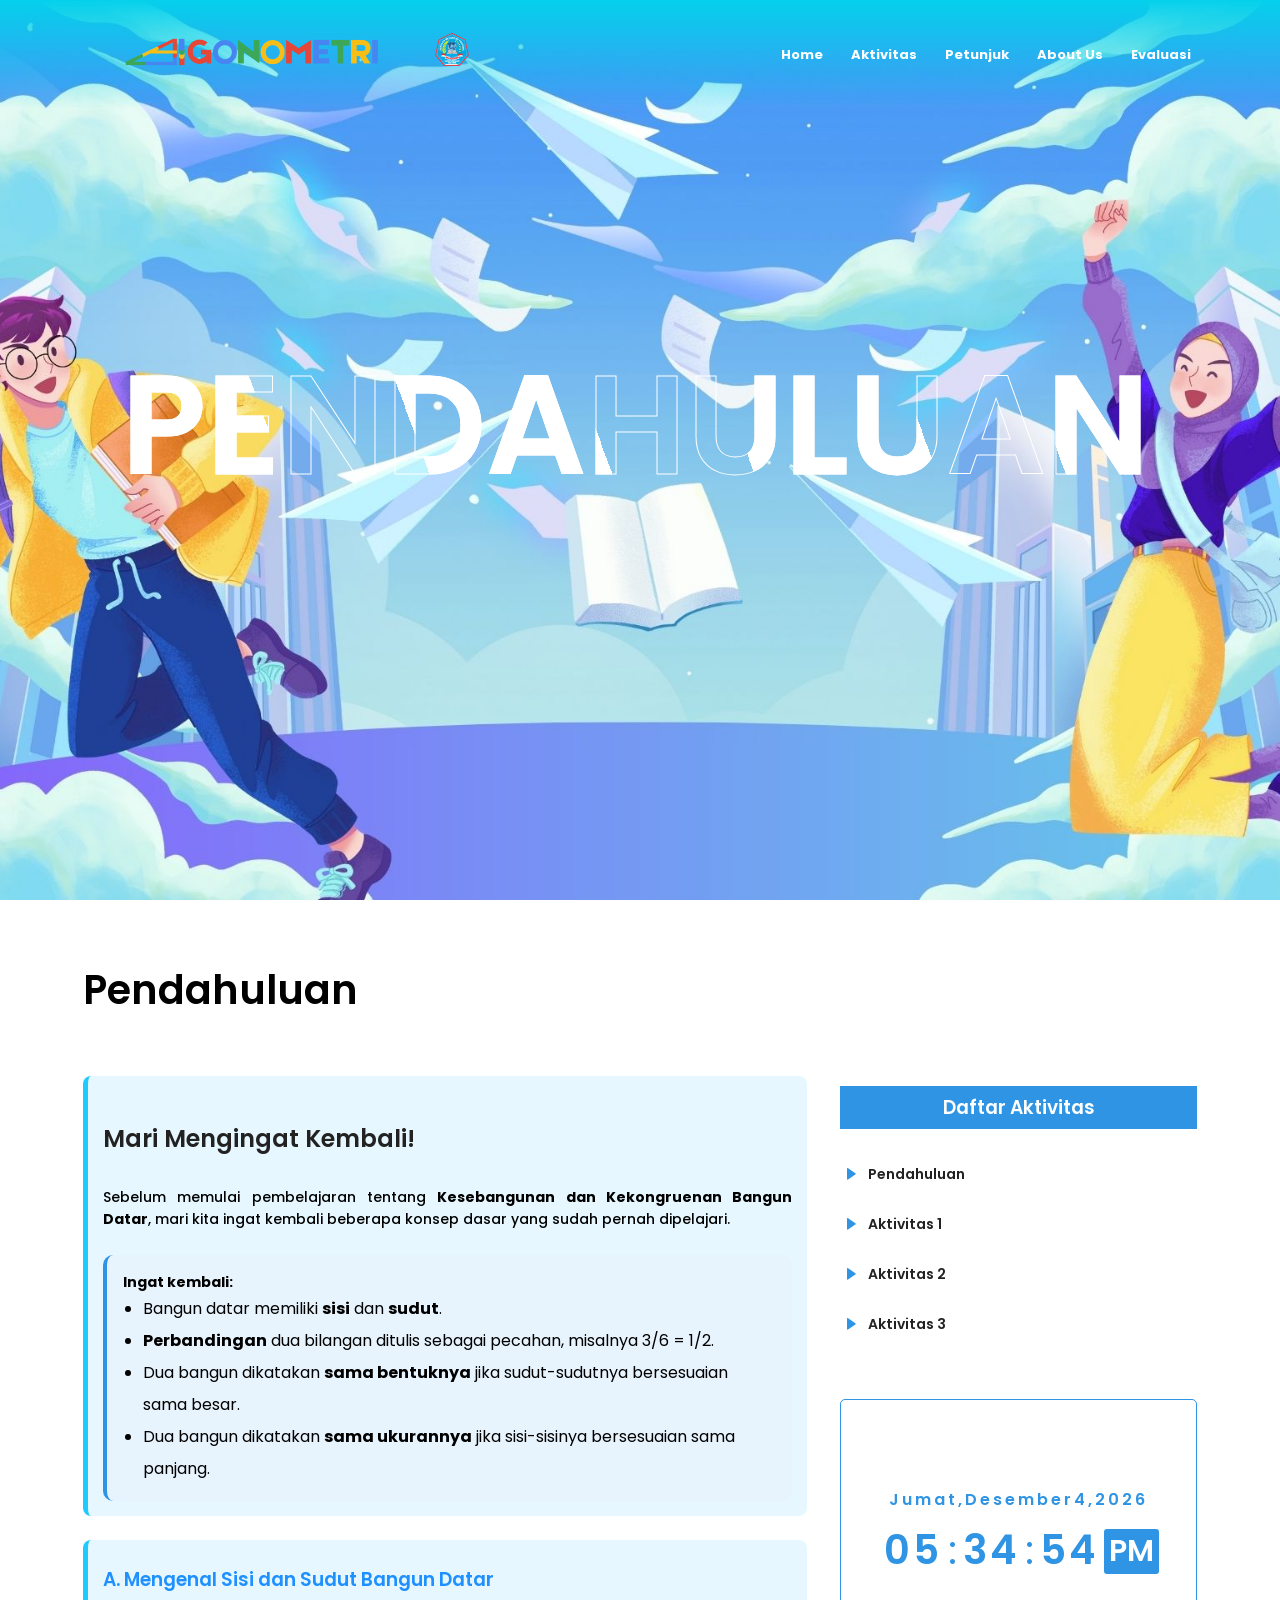
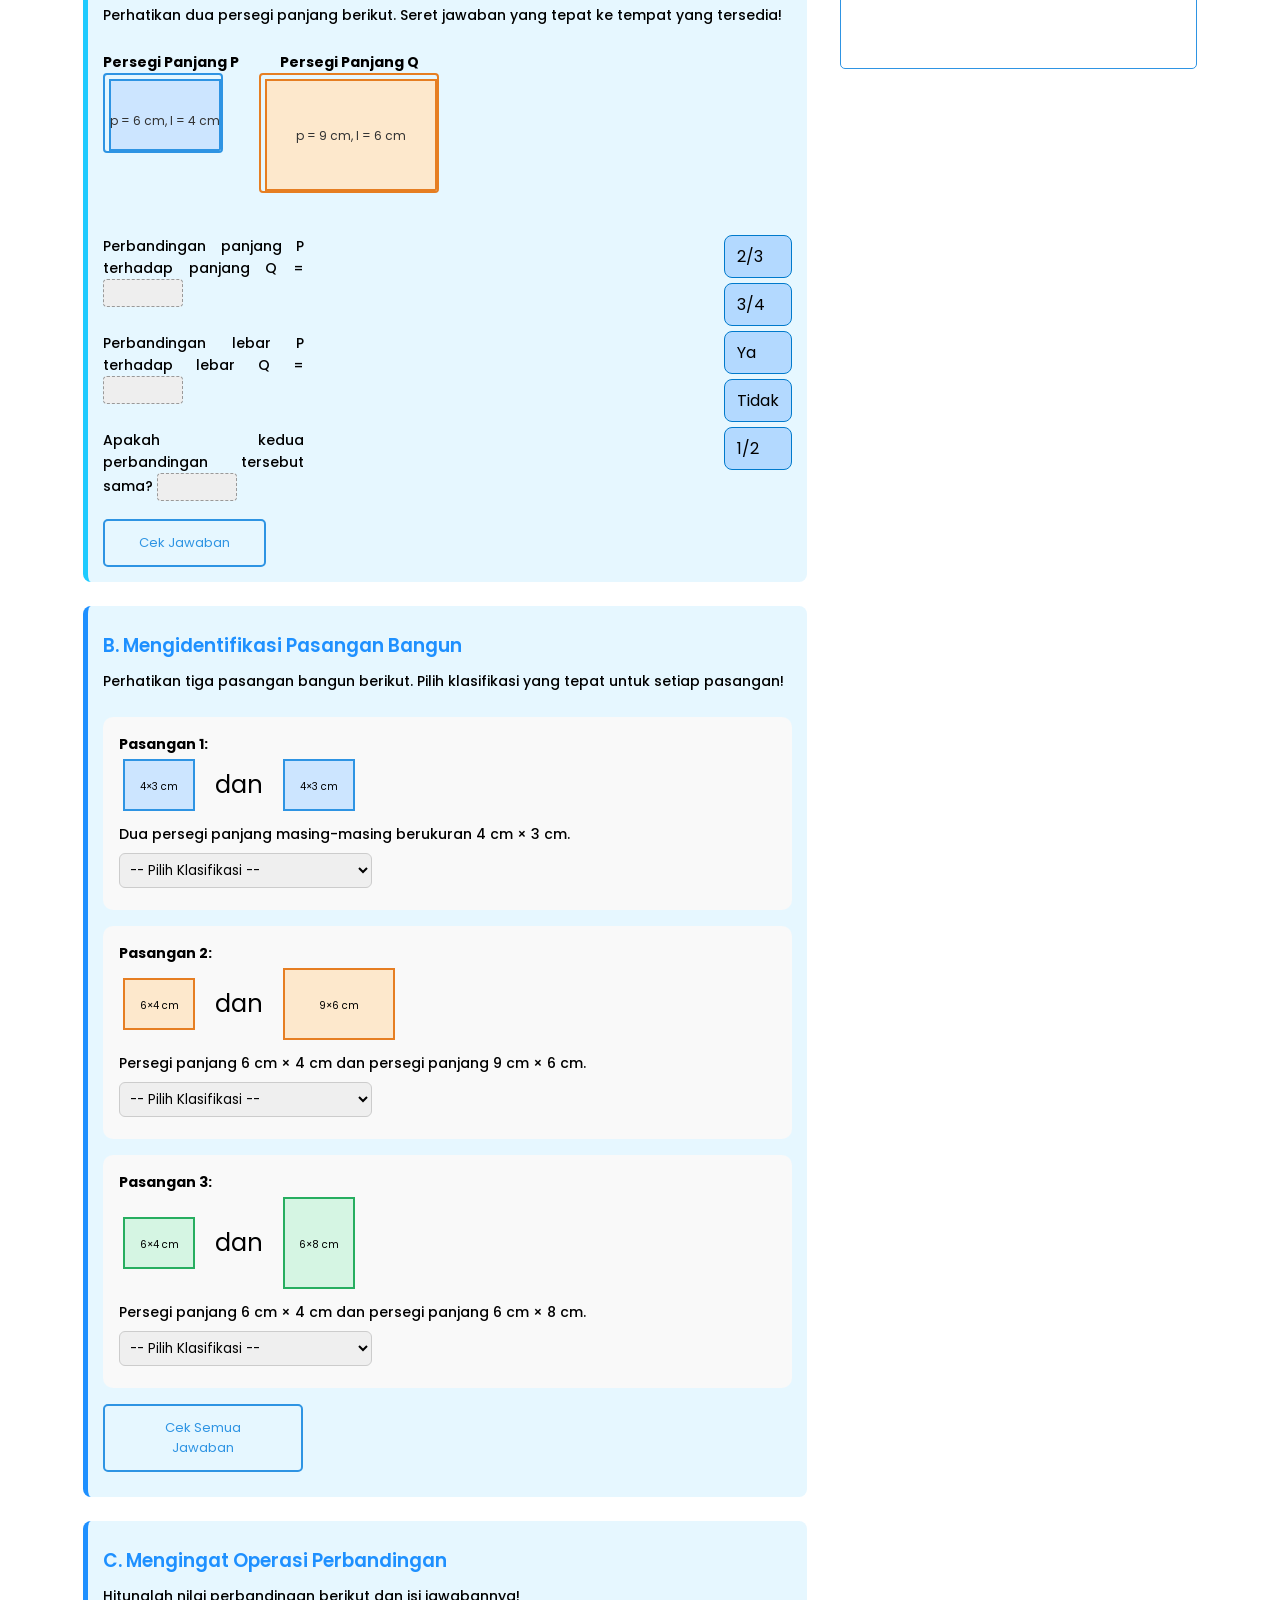
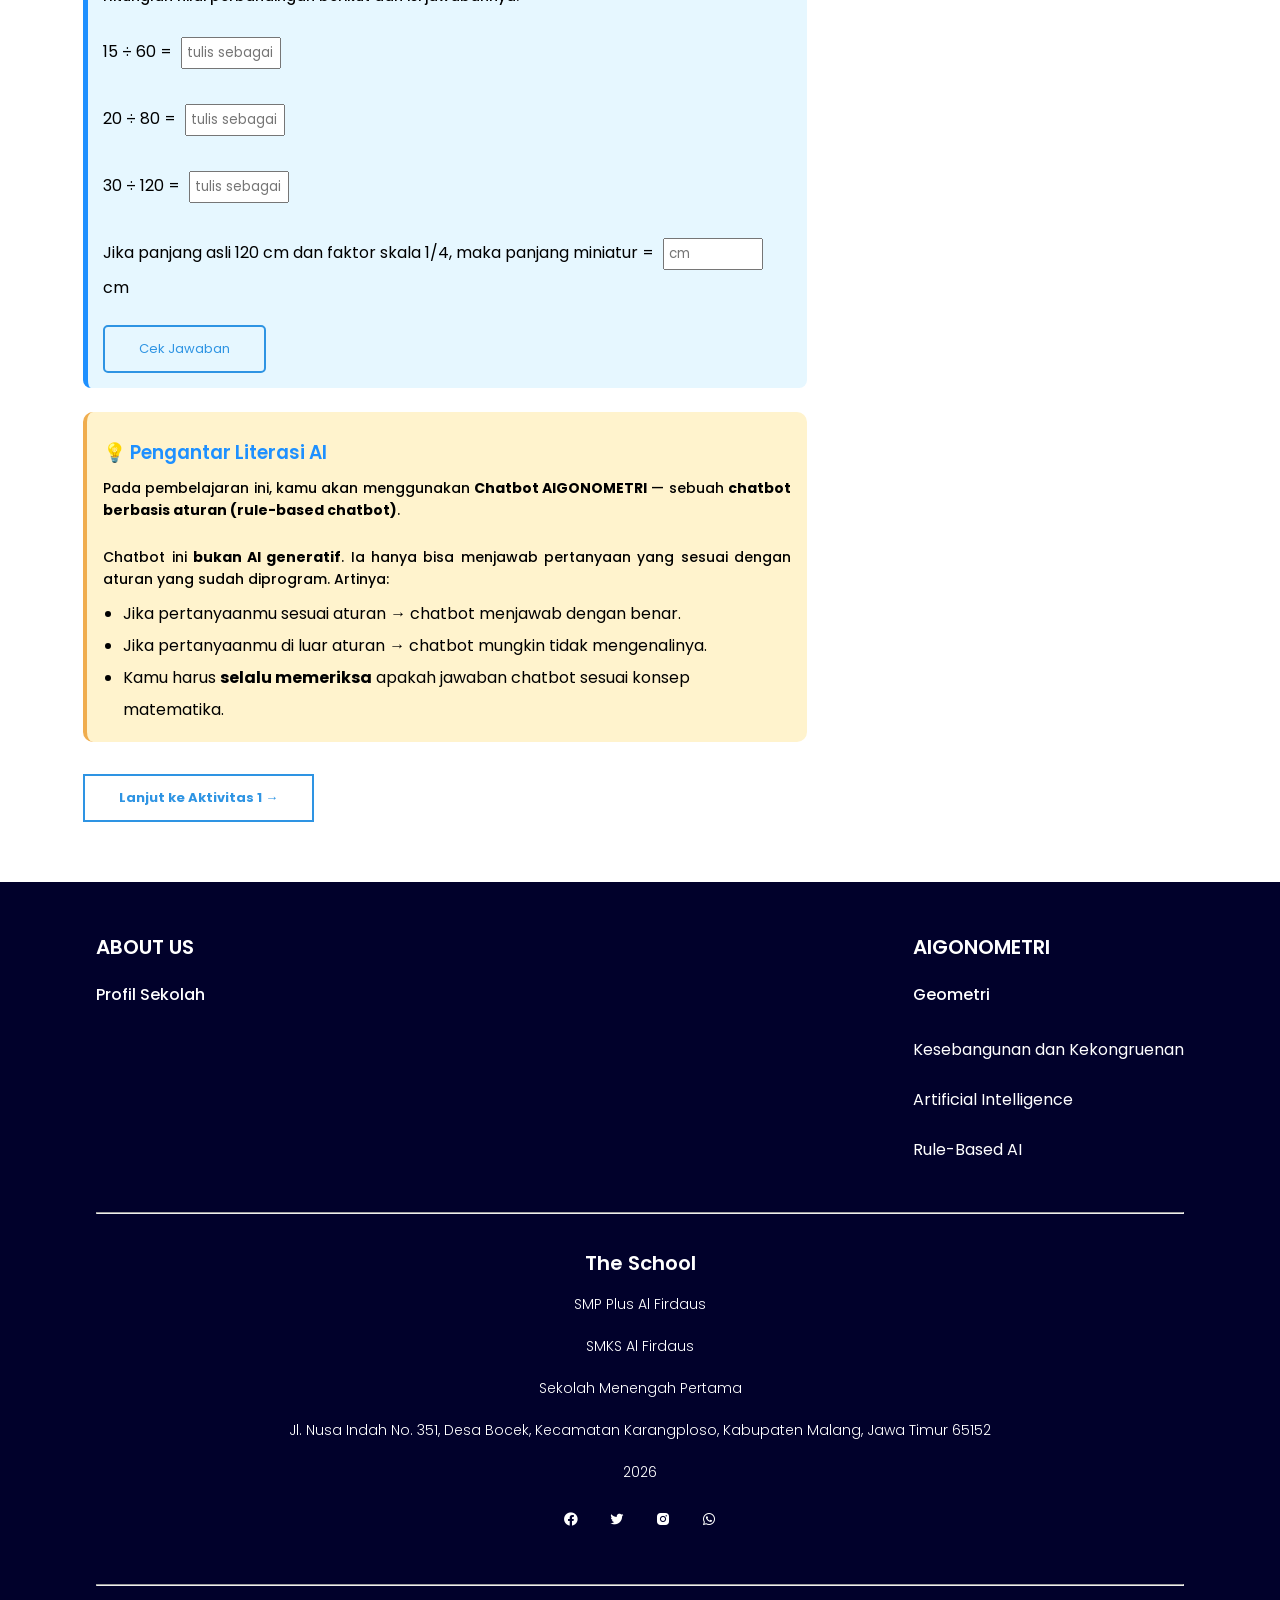
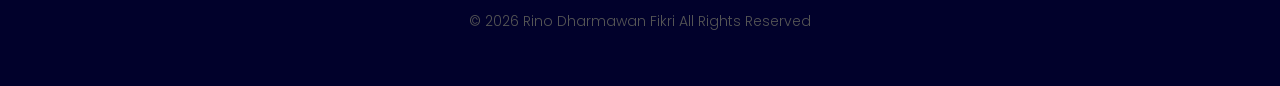
<file: Pendahuluan.html>
<!DOCTYPE html>
<html lang="id">
<head>
    <meta charset="UTF-8">
    <meta name="viewport" content="width=device-width, initial-scale=1.0">
    <meta name="theme-color" content="#2e94e3">
    <title>AIGONOMETRI — Pendahuluan</title>
    <link rel="icon" type="image/png" href="icon.png">
    <link rel="stylesheet" href="Pendahuluan.css">
    <link rel="preconnect" href="https://fonts.gstatic.com">
    <link rel="stylesheet" href="https://fonts.googleapis.com/css2?family=Poppins:wght@300;700&display=swap">
    <link href='https://unpkg.com/boxicons@2.1.4/css/boxicons.min.css' rel='stylesheet'>
</head>
<body onload="initJam()">
    <section class="header">
        <nav>
            <a href="index.html"><img src="AIGONOMETRI.png" class="aigonometri"/></a>
            <a href="index.html"><img src="logo_smp.png" class="logo-um"></a>
            <div class="navb" id="nvb">
                <i class="bx bx-x" onclick="hideMenu()"></i>
                <ul>
                    <li><a href="index.html"><b>Home</b></a></li>
                    <li><a href="Identitas_Modul.html"><b>Aktivitas</b></a></li>
                    <li><a href="Petunjuk.html"><b>Petunjuk</b></a></li>
                    <li><a href="About Us.html"><b>About Us</b></a></li>
                    <li><a href="Evaluasi.html"><b>Evaluasi</b></a></li>
                </ul>
            </div>
            <i class="bx bx-menu" onclick="showMenu()"></i>
        </nav>
        <div class="text-box">
            <h1>PENDAHULUAN</h1>
            <br /><br />
        </div>
    </section>

    <section class="blog-content">
        <h1>Pendahuluan</h1>
        <div class="row">
            <div class="blog-left">

                <!-- PENGANTAR -->
                <div class="kegiatan-wrapper">
                    <h2>Mari Mengingat Kembali!</h2>
                    <p>Sebelum memulai pembelajaran tentang <strong>Kesebangunan dan Kekongruenan Bangun Datar</strong>, mari kita ingat kembali beberapa konsep dasar yang sudah pernah dipelajari.</p>
                    <br>
                    <div style="background:#e8f4fd;padding:16px;border-radius:10px;border-left:4px solid #2e94e3;">
                        <p><strong>Ingat kembali:</strong></p>
                        <ul style="margin-left:20px;line-height:2;">
                            <li>Bangun datar memiliki <strong>sisi</strong> dan <strong>sudut</strong>.</li>
                            <li><strong>Perbandingan</strong> dua bilangan ditulis sebagai pecahan, misalnya 3/6 = 1/2.</li>
                            <li>Dua bangun dikatakan <strong>sama bentuknya</strong> jika sudut-sudutnya bersesuaian sama besar.</li>
                            <li>Dua bangun dikatakan <strong>sama ukurannya</strong> jika sisi-sisinya bersesuaian sama panjang.</li>
                        </ul>
                    </div>
                </div>

                <!-- A. MENGENAL BANGUN DATAR -->
                <div class="kegiatan-wrapper" style="margin-top:24px;">
                    <h3>A. Mengenal Sisi dan Sudut Bangun Datar</h3>
                    <p>Perhatikan dua persegi panjang berikut. Seret jawaban yang tepat ke tempat yang tersedia!</p>
                    <br>

                    <div style="display:flex;gap:20px;flex-wrap:wrap;align-items:flex-start;">
                        <!-- Bangun SVG -->
                        <div>
                            <p style="text-align:center;font-weight:bold;">Persegi Panjang P</p>
                            <svg width="120" height="80" style="border:2px solid #2e94e3;border-radius:4px;">
                                <rect x="5" y="5" width="110" height="70" fill="#cce5ff" stroke="#2e94e3" stroke-width="2"/>
                                <text x="60" y="50" text-anchor="middle" font-size="12" fill="#333">p = 6 cm, l = 4 cm</text>
                            </svg>
                        </div>
                        <div>
                            <p style="text-align:center;font-weight:bold;">Persegi Panjang Q</p>
                            <svg width="180" height="120" style="border:2px solid #e67e22;border-radius:4px;">
                                <rect x="5" y="5" width="170" height="110" fill="#fde8cc" stroke="#e67e22" stroke-width="2"/>
                                <text x="90" y="65" text-anchor="middle" font-size="12" fill="#333">p = 9 cm, l = 6 cm</text>
                            </svg>
                        </div>
                    </div>
                    <br>

                    <div class="drag-container">
                        <div class="question">
                            <p>Perbandingan panjang P terhadap panjang Q = <span class="dropzone" data-answer="2/3" style="display:inline-block;min-width:60px;height:28px;background:#eee;border:1px dashed #999;border-radius:4px;text-align:center;line-height:28px;padding:0 8px;"></span></p>
                            <br>
                            <p>Perbandingan lebar P terhadap lebar Q = <span class="dropzone" data-answer="2/3" style="display:inline-block;min-width:60px;height:28px;background:#eee;border:1px dashed #999;border-radius:4px;text-align:center;line-height:28px;padding:0 8px;"></span></p>
                            <br>
                            <p>Apakah kedua perbandingan tersebut sama? <span class="dropzone" data-answer="Ya" style="display:inline-block;min-width:60px;height:28px;background:#eee;border:1px dashed #999;border-radius:4px;text-align:center;line-height:28px;padding:0 8px;"></span></p>
                        </div>
                        <div class="options">
                            <div class="draggable" draggable="true">2/3</div>
                            <div class="draggable" draggable="true">3/4</div>
                            <div class="draggable" draggable="true">Ya</div>
                            <div class="draggable" draggable="true">Tidak</div>
                            <div class="draggable" draggable="true">1/2</div>
                        </div>
                    </div>
                    <p id="resultA" style="margin-top:8px;font-weight:bold;"></p>
                    <button onclick="checkDragA()" class="hero-btn" style="max-width:200px;margin-top:8px;">Cek Jawaban</button>
                </div>

                <!-- B. KLASIFIKASI BANGUN -->
                <div class="kegiatan-b" style="margin-top:24px;">
                    <h3>B. Mengidentifikasi Pasangan Bangun</h3>
                    <p>Perhatikan tiga pasangan bangun berikut. Pilih klasifikasi yang tepat untuk setiap pasangan!</p>
                    <br>

                    <!-- Pasangan 1 -->
                    <div style="background:#f9f9f9;padding:16px;border-radius:10px;margin-bottom:16px;">
                        <p><strong>Pasangan 1:</strong></p>
                        <div style="display:flex;gap:16px;align-items:center;flex-wrap:wrap;">
                            <svg width="80" height="60"><rect x="5" y="5" width="70" height="50" fill="#cce5ff" stroke="#2e94e3" stroke-width="2"/><text x="40" y="35" text-anchor="middle" font-size="10">4×3 cm</text></svg>
                            <span style="font-size:1.5em;">dan</span>
                            <svg width="80" height="60"><rect x="5" y="5" width="70" height="50" fill="#cce5ff" stroke="#2e94e3" stroke-width="2"/><text x="40" y="35" text-anchor="middle" font-size="10">4×3 cm</text></svg>
                        </div>
                        <p style="margin-top:8px;">Dua persegi panjang masing-masing berukuran 4 cm × 3 cm.</p>
                        <select id="klasifikasi1" style="margin-top:8px;padding:6px;border-radius:6px;border:1px solid #ccc;">
                            <option value="">-- Pilih Klasifikasi --</option>
                            <option value="kongruen">Kongruen</option>
                            <option value="sebangun">Sebangun tetapi tidak kongruen</option>
                            <option value="tidak">Tidak sebangun</option>
                        </select>
                        <div id="fb1" style="margin-top:6px;"></div>
                    </div>

                    <!-- Pasangan 2 -->
                    <div style="background:#f9f9f9;padding:16px;border-radius:10px;margin-bottom:16px;">
                        <p><strong>Pasangan 2:</strong></p>
                        <div style="display:flex;gap:16px;align-items:center;flex-wrap:wrap;">
                            <svg width="80" height="60"><rect x="5" y="5" width="70" height="50" fill="#fde8cc" stroke="#e67e22" stroke-width="2"/><text x="40" y="35" text-anchor="middle" font-size="10">6×4 cm</text></svg>
                            <span style="font-size:1.5em;">dan</span>
                            <svg width="120" height="80"><rect x="5" y="5" width="110" height="70" fill="#fde8cc" stroke="#e67e22" stroke-width="2"/><text x="60" y="45" text-anchor="middle" font-size="10">9×6 cm</text></svg>
                        </div>
                        <p style="margin-top:8px;">Persegi panjang 6 cm × 4 cm dan persegi panjang 9 cm × 6 cm.</p>
                        <select id="klasifikasi2" style="margin-top:8px;padding:6px;border-radius:6px;border:1px solid #ccc;">
                            <option value="">-- Pilih Klasifikasi --</option>
                            <option value="kongruen">Kongruen</option>
                            <option value="sebangun">Sebangun tetapi tidak kongruen</option>
                            <option value="tidak">Tidak sebangun</option>
                        </select>
                        <div id="fb2" style="margin-top:6px;"></div>
                    </div>

                    <!-- Pasangan 3 -->
                    <div style="background:#f9f9f9;padding:16px;border-radius:10px;margin-bottom:16px;">
                        <p><strong>Pasangan 3:</strong></p>
                        <div style="display:flex;gap:16px;align-items:center;flex-wrap:wrap;">
                            <svg width="80" height="60"><rect x="5" y="5" width="70" height="50" fill="#d5f5e3" stroke="#27ae60" stroke-width="2"/><text x="40" y="35" text-anchor="middle" font-size="10">6×4 cm</text></svg>
                            <span style="font-size:1.5em;">dan</span>
                            <svg width="80" height="100"><rect x="5" y="5" width="70" height="90" fill="#d5f5e3" stroke="#27ae60" stroke-width="2"/><text x="40" y="55" text-anchor="middle" font-size="10">6×8 cm</text></svg>
                        </div>
                        <p style="margin-top:8px;">Persegi panjang 6 cm × 4 cm dan persegi panjang 6 cm × 8 cm.</p>
                        <select id="klasifikasi3" style="margin-top:8px;padding:6px;border-radius:6px;border:1px solid #ccc;">
                            <option value="">-- Pilih Klasifikasi --</option>
                            <option value="kongruen">Kongruen</option>
                            <option value="sebangun">Sebangun tetapi tidak kongruen</option>
                            <option value="tidak">Tidak sebangun</option>
                        </select>
                        <div id="fb3" style="margin-top:6px;"></div>
                    </div>

                    <button onclick="cekKlasifikasi()" class="hero-btn" style="max-width:200px;">Cek Semua Jawaban</button>
                    <p id="resultB" style="margin-top:10px;font-weight:bold;"></p>
                </div>

                <!-- C. OPERASI PERBANDINGAN -->
                <div class="kegiatan-c" style="margin-top:24px;">
                    <h3>C. Mengingat Operasi Perbandingan</h3>
                    <p>Hitunglah nilai perbandingan berikut dan isi jawabannya!</p>
                    <br>
                    <label>15 ÷ 60 = <input type="text" class="fill-blank" data-answer="1/4" placeholder="tulis sebagai pecahan"> </label>
                    <p id="review-1"></p><br>
                    <label>20 ÷ 80 = <input type="text" class="fill-blank" data-answer="1/4" placeholder="tulis sebagai pecahan"> </label>
                    <p id="review-2"></p><br>
                    <label>30 ÷ 120 = <input type="text" class="fill-blank" data-answer="1/4" placeholder="tulis sebagai pecahan"> </label>
                    <p id="review-3"></p><br>
                    <label>Jika panjang asli 120 cm dan faktor skala 1/4, maka panjang miniatur = <input type="text" class="fill-blank" data-answer="30" placeholder="cm"> cm</label>
                    <p id="review-4"></p><br>
                    <button onclick="checkAnswers()" class="hero-btn" style="max-width:200px;">Cek Jawaban</button>
                    <p id="result"></p>
                </div>

                <!-- D. LITERASI AI -->
                <div style="background:#fff3cd;padding:16px;border-radius:10px;margin-top:24px;border-left:4px solid #f0ad4e;">
                    <h3>💡 Pengantar Literasi AI</h3>
                    <p>Pada pembelajaran ini, kamu akan menggunakan <strong>Chatbot AIGONOMETRI</strong> — sebuah <strong>chatbot berbasis aturan (rule-based chatbot)</strong>.</p>
                    <br>
                    <p>Chatbot ini <strong>bukan AI generatif</strong>. Ia hanya bisa menjawab pertanyaan yang sesuai dengan aturan yang sudah diprogram. Artinya:</p>
                    <ul style="margin-left:20px;line-height:2;margin-top:8px;">
                        <li>Jika pertanyaanmu sesuai aturan → chatbot menjawab dengan benar.</li>
                        <li>Jika pertanyaanmu di luar aturan → chatbot mungkin tidak mengenalinya.</li>
                        <li>Kamu harus <strong>selalu memeriksa</strong> apakah jawaban chatbot sesuai konsep matematika.</li>
                    </ul>
                </div>

                <!-- NAVIGASI -->
                <div style="margin-top:32px;display:flex;gap:12px;flex-wrap:wrap;">
                    <a href="Kegiatan_1.html" class="hero-btn"><b>Lanjut ke Aktivitas 1 →</b></a>
                </div>

            </div>

            <!-- SIDEBAR -->
            <div class="blog-right">
                <h3>Daftar Aktivitas</h3>
                <div><i class='bx bxs-right-arrow'></i><p><a href="Pendahuluan.html">Pendahuluan</a></p></div>
                <div><i class='bx bxs-right-arrow'></i><p><a href="Kegiatan_1.html">Aktivitas 1</a></p></div>
                <div><i class='bx bxs-right-arrow'></i><p><a href="Kegiatan_2.html">Aktivitas 2</a></p></div>
                <div><i class='bx bxs-right-arrow'></i><p><a href="Kegiatan_3.html">Aktivitas 3</a></p></div>
                <div class="kalender-jam">
                    <div class="kalender">
                        <span id="hari">Hari</span>, <span id="bulan">Bulan</span> <span id="tanggal">00</span>, <span id="tahun">Tahun</span>
                    </div>
                    <div class="jam">
                        <span id="hour">00</span>:<span id="menit">00</span>:<span id="detik">00</span> <span id="AMPM">AM</span>
                    </div>
                </div>
            </div>
        </div>
    </section>

    <section class="footer">
        <div class="row">
            <div>
                <h4><a href="About Us.html">ABOUT US</a></h4>
                <h1>Profil Sekolah</h1>
            </div>
            <div>
                <h4><a href="index.html">AIGONOMETRI</a></h4>
                <h1><a href="Kegiatan_1.html">Geometri</a></h1>
                <br/>
                <span><a href="Identitas_Modul.html">Kesebangunan dan Kekongruenan</a></span><br/><br/>
                <span><a href="https://aws.amazon.com/id/what-is/artificial-intelligence/">Artificial Intelligence</a></span><br/><br/>
                <span><a href="https://www.sinotif.com/berita_acara/berita_artikel/detail/memahami-jenis-ai-berdasarkan-teknologi-yang-digunakan">Rule-Based AI</a></span><br/><br/>
            </div>
        </div>
        <br /><hr />
        <div class="univ-um">
            <h4>The School</h4>
            <p>SMP Plus Al Firdaus</p>
            <p>SMKS Al Firdaus</p>
            <p>Sekolah Menengah Pertama</p>
            <p>Jl. Nusa Indah No. 351, Desa Bocek, Kecamatan Karangploso, Kabupaten Malang, Jawa Timur 65152</p>
            <p>2026</p>
            <div class="icons">
                <i class="bx bxl-facebook-circle"></i>
                <i class="bx bxl-twitter"></i>
                <i class="bx bxl-instagram-alt"></i>
                <i class="bx bxl-whatsapp"></i>
            </div>
        </div>
        <br /><hr />
        <div class="kopi-kanan"><p>© 2026 Rino Dharmawan Fikri All Rights Reserved</p></div>
    </section>

    <a href="" class="kembali-keatas" id="keatas1"><i class="bx bx-arrow-to-top"></i></a>

    <script>
    function checkDragA() {
        const zones = document.querySelectorAll('.dropzone');
        let correct = 0;
        zones.forEach(z => {
            if (z.textContent.trim() === z.dataset.answer) { correct++; z.style.background='#d4edda'; }
            else { z.style.background='#f8d7da'; }
        });
        const r = document.getElementById('resultA');
        if (correct === zones.length) {
            r.innerHTML = "✅ Benar semua! Perbandingan 6/9 = 4/6 = 2/3. Karena perbandingannya sama, kedua bangun ini sebangun!";
            r.style.color = 'green';
        } else {
            r.innerHTML = `❌ ${correct} dari ${zones.length} benar. Hitung ulang: 6÷9 = ? dan 4÷6 = ?`;
            r.style.color = 'orange';
        }
    }

    function cekKlasifikasi() {
        const jawaban = [
            { id: 'klasifikasi1', benar: 'kongruen', fb: 'fb1',
              salah: 'Kedua bangun memiliki bentuk dan ukuran yang sama (4×3 cm = 4×3 cm), sehingga <strong>kongruen</strong>.',
              benarMsg: '✅ Benar! Kedua bangun memiliki bentuk dan ukuran yang sama → kongruen.' },
            { id: 'klasifikasi2', benar: 'sebangun', fb: 'fb2',
              salah: 'Periksa perbandingan: 6/9 = 2/3 dan 4/6 = 2/3. Perbandingannya sama, tetapi ukurannya berbeda → sebangun tetapi tidak kongruen.',
              benarMsg: '✅ Benar! Perbandingan 6/9 = 4/6 = 2/3 (sama), ukuran berbeda → sebangun tetapi tidak kongruen.' },
            { id: 'klasifikasi3', benar: 'tidak', fb: 'fb3',
              salah: 'Periksa perbandingan: 6/6 = 1 tetapi 4/8 = 1/2. Perbandingannya tidak sama → tidak sebangun.',
              benarMsg: '✅ Benar! Perbandingan 6/6 = 1 ≠ 4/8 = 1/2 → tidak sebangun.' }
        ];
        let skor = 0;
        jawaban.forEach(j => {
            const sel = document.getElementById(j.id);
            const fb = document.getElementById(j.fb);
            if (sel.value === j.benar) {
                skor++;
                sel.style.border = '2px solid green';
                fb.innerHTML = `<span style="color:green;">${j.benarMsg}</span>`;
            } else if (sel.value === '') {
                fb.innerHTML = `<span style="color:orange;">⚠️ Pilih jawaban terlebih dahulu.</span>`;
            } else {
                sel.style.border = '2px solid red';
                fb.innerHTML = `<span style="color:red;">❌ Kurang tepat. ${j.salah}</span>`;
            }
        });
        const r = document.getElementById('resultB');
        r.innerHTML = skor === 3
            ? '🎉 Semua benar! Kamu siap melanjutkan ke Aktivitas 1.'
            : `Kamu benar ${skor} dari 3. Baca kembali penjelasan di setiap soal ya!`;
        r.style.color = skor === 3 ? 'green' : 'orange';
    }

    function checkAnswers() {
        const inputs = document.querySelectorAll('.fill-blank');
        let skor = 0;
        const reviews = ['review-1','review-2','review-3','review-4'];
        const hints = [
            'Hitung 15÷60. Sederhanakan: 15/60 = 1/4.',
            'Hitung 20÷80. Sederhanakan: 20/80 = 1/4.',
            'Hitung 30÷120. Sederhanakan: 30/120 = 1/4.',
            'Faktor skala 1/4 × 120 = 30 cm.'
        ];
        inputs.forEach((inp, i) => {
            const r = document.getElementById(reviews[i]);
            if (inp.value.trim() === inp.dataset.answer) {
                skor++;
                inp.style.background = '#d4edda';
                r.innerHTML = '<span style="color:green;">✅ Benar!</span>';
            } else {
                inp.style.background = '#f8d7da';
                r.innerHTML = `<span style="color:orange;">❌ ${hints[i]}</span>`;
            }
        });
        document.getElementById('result').innerHTML = skor === inputs.length
            ? '🎉 Semua benar! Kamu sudah siap belajar faktor skala.'
            : `Skor: ${skor}/${inputs.length}. Periksa kembali jawabanmu.`;
    }

    </script>
    <script src="CourseScriptKomen.js"></script>
</body>
</html>
</file>
<file: Home.css>
*{
    margin: 0;
    padding: 0;
    font-family: 'Poppins', sans-serif;
}
.header{
    min-height: 100vh;
    width: 100%;
    background-image: url('assets/AIGONOMETRIFORPC/1.jpg');
    background-position: center;
    background-size: cover;
    position: relative;
}
nav {
    background-image: linear-gradient(rgb(4, 208, 235), transparent);
    display: flex;
    padding: 2% 6%;
    justify-content: space-between;
    align-items: center;
    position: fixed; 
    top: 0; 
    width: 88%; 
    z-index: 1000;
    transition: background 0.3s ease; 
}
.navb .bx{
    display: none;
}
nav.scrolled {
    background: rgb(1, 1, 43); 
    background-position: center;
    background-size: cover;
}

nav .aigonometri{
    width: 350px;
}
nav .logo-um{
    width: 50px;
}
.navb{
    flex: 1;
    text-align: right;
}
nav .bx{
    display: none;
}
.navb ul li{
    list-style: none;
    display: inline-block;
    padding: 8px 12px;
    position: relative;
}
.navb ul li a{
    color: #fff;
    text-decoration: none;
    font-size: 13px;
}

.navb ul li::after{
    content: '';
    width: 0%;
    height: 2px;
    background: #2e94e3;
    display: block;
    margin: auto;
    transition: 0.5s;
}
.navb ul li:hover::after{
    width: 100%;
}
.text-box{
    width: 90%;
    color: #fff;
    position: absolute;
    top: 50%;
    left: 50%;
    transform: translate(-50%,-50%);
    text-align: center;
    -webkit-transform: translate(-50%,-50%);
    -moz-transform: translate(-50%,-50%);
    -ms-transform: translate(-50%,-50%);
    -o-transform: translate(-50%,-50%);
}
.text-box h1{
    font-size: 140px;
    line-height: 160px;
    margin-left: -10px;
    color: transparent;
    -webkit-text-stroke: 1px #1c3f91;
    background: url(blue\ back.png);
    -webkit-background-clip: text;
    background-position: 0 0;
    animation: back 20s linear infinite;
}
@keyframes back{
    100%{
        background-position: 2000px 0;
    }
}
.text-box p{
    margin: 10px 0 40px;
    font-size: 40px;
    font-weight: 600;
    color: #1c3f91;
    -webkit-text-stroke: 2px #fff;

}
.hero-btn{
    display: inline-block;
    text-decoration: none;
    color: #fff;
    padding: 12px 34px;
    font-size: 13px;
    background: linear-gradient(to right, #2e94e3, #5A189A);
    position: relative;
    cursor: pointer;
    transform: scale(1.2);
    -webkit-transform: scale(1.2);
    -moz-transform: scale(1.2);
    -ms-transform: scale(1.2);
    -o-transform: scale(1.2);
}
#strt{
    display: none;
}
#start-capt{
    display: none;
}
.hero-btn:hover{
    border: 1px solid #2e94e3;
    background: #2e94e3;
    transition: 1s;
}
h1{
    font-size: 36px;
    font-weight: 600;
}
p{
    color: #777;
    font-size: 14px;
    font-weight: 300;
    line-height: 22px;
    padding: 10px;
}
.row{
    margin-top: 5%;
    display: flex;
    justify-content: space-between;
}
h3{
    text-align: center;
    font-weight: 600;
    margin: 10px 0;
}
.row{
    margin-top: 5%;
    display: flex;
    justify-content: space-between;
    flex-wrap: wrap;
}
.footer{
    width: 100%;
    text-align: left;
    padding: 30px 0;
    background: rgb(1, 1, 43);
    color: #fff;
}
.footer .row{
    width: 85%;
    margin: auto;
}
.footer .row h4 a{
    text-decoration: none;
    color: #fff;
}
.footer .row h1 a{
    text-decoration: none;
    color: #fff;
}
.footer .row span a{
    text-decoration: none;
    color: #fff;
}
.footer .univ-um p a{
    text-decoration: none;
    color: #fff;
}
.footer .univ-um{
    display: flex;
    flex-direction: column;
    justify-content: space-between;
    padding: 14px;
    width: 85%;
    margin: auto;
    text-align: center;
}
.footer .univ-um p{
    font-size: 14px;
    color: #fff;
    font-weight: 400px;
}
.footer h4{
    font-size: 20px;
    margin-bottom: 5px;
    margin-top: 20px;
    font-weight: 600;
}
.footer h1{
    font-size: 16px;
    margin-bottom: 5px;
    margin-top: 20px;
    font-weight: 500;
}
.footer span{
    font-size: 16px;
    margin-bottom: 5px;
    margin-top: 20px;
}
.icons .bx{
    margin: 0 13px;
    cursor: pointer;
    padding: 18px 0;
}
hr {
    width: 85%;
    margin:auto
}
.kopi-kanan{
    display: flex;
    flex-direction: column;
    justify-content: space-between;
    padding: 14px;
    width: 85%;
    margin: auto;
    text-align: center;
}
.kopi-kanan p{
    color: #555;
}
@media (max-width: 700px) {
    .text-box h1 {
        font-size: 48px;
        margin-left: 2px;
        line-height: 40px;
    }
    .text-box{
        width: 90%;
        top: 40%;
        left: 50%;
        transform: translate(-50%, -30%);
        -webkit-transform: translate(-50%, -30%);
        -moz-transform: translate(-50%, -30%);
        -ms-transform: translate(-50%, -30%);
        -o-transform: translate(-50%, -30%);
}
    .text-box a{
        margin-bottom: 20px;
    }
    .text-box p{
        font-size: 24px;
        -webkit-text-stroke: 1px #fff;
    }
    .header{
        min-height: 100vh;
        width: 100%;
        background-image: url(assets/AIGONOMETRIRESPONSIVE/1.jpg);
        background-position: center;
        background-size: cover;
        position: relative;
    }
    nav {
        background-image: linear-gradient(rgb(4, 208, 235), transparent);
        display: flex;
        justify-content: space-between;
        align-items: center;
        position: fixed;
        top: 0;
        width: 100%; 
        padding: 10px 20px; 
        z-index: 1000;
        transition: background 0.3s ease;
    }
    nav .navb .bx {
        display: block;
        color: #fff;
        margin: 10px;
        font-size: 28px; 
        cursor: pointer;
    }
    .navb .bx{
        display: block;
        color: #fff;
        margin: 10px;
        font-size: 22px;
        padding: 0;
        cursor: pointer;
    }
    .navb ul li {
        display: block;
    }
    .navb {
        position: absolute;
        background: #2e94e3;
        height: 100vh;
        width: 200px;
        top: 0;
        right: -200px;
        text-align: left;
        z-index: 2;
        transition: 1s;
    }
    nav .bx{
        display: block;
        color: #fff;
        margin-bottom: 10px;
        margin-right: 10px;
        padding-right: 20px;
        font-size: 36px;
        cursor: pointer;
    }
    .navb ul {
        padding: 30px;
        list-style: none;
    }
    nav .aigonometri {
        width: 200px; 
    }
    nav .logo-um {
        width: 36px;
    }
}
</file>
<file: About Us.css>
@import url('https://fonts.googleapis.com/css?family=Poppins:400,500,600,700&display=swap');
*{
    margin: 0;
    padding: 0;
    font-family: 'Poppins', sans-serif;
}
.header{
    min-height: 100vh;
    width: 100%;
    background-image: url('assets/AIGONOMETRIFORPC/8.jpg');
    background-position: center;
    background-size: cover;
    position: relative;
}
nav {
    background-image: linear-gradient(rgb(4, 208, 235), transparent);
    display: flex;
    padding: 2% 6%;
    justify-content: space-between;
    align-items: center;
    position: fixed; 
    top: 0; 
    width: 100%; 
    z-index: 1000;
    transition: background 0.3s ease; 
    max-height: 12vh;
}
.navb .bx{
    display: none;
}
nav.scrolled {
    background: rgb(1, 1, 43); 
    background-position: center;
    background-size: cover;
}

nav .aigonometri{
    width: 350px;
}
nav .logo-um{
    width: 50px;
}
.navb{
    flex: 1;
    text-align: right;
}
nav .bx{
    display: none;
}
.navb ul li{
    list-style: none;
    display: inline-block;
    padding: 8px 12px;
    position: relative;
}
.navb ul li a{
    color: #fff;
    text-decoration: none;
    font-size: 13px;
}

.navb ul li::after{
    content: '';
    width: 0%;
    height: 2px;
    background: #2e94e3;
    display: block;
    margin: auto;
    transition: 0.5s;
}
.navb ul li:hover::after{
    width: 100%;
}
.text-box{
    width: 90%;
    color: #fff;
    position: absolute;
    top: 50%;
    left: 50%;
    transform: translate(-50%,-50%);
    text-align: center;
}
.text-box h1{
    font-size: 140px;
    line-height: 160px;
    margin-left: -10px;
    color: transparent;
    -webkit-text-stroke: 1px #fff;
    background: url(back.png);
    -webkit-background-clip: text;
    background-position: 0 0;
    animation: back 20s linear infinite;
}
@keyframes back{
    100%{
        background-position: 2000px 0;
    }
}
.text-box p{
    margin: 10px 0 40px;
    font-size: 25px;
    font-weight: 600;
    color: #fff;
}
.hero-btn{
    display: inline-block;
    text-decoration: none;
    color: #fff;
    border: 2px solid #fff;
    padding: 12px 34px;
    font-size: 13px;
    background: transparent;
    position: relative;
    cursor: pointer;
}
.hero-btn:hover{
    border: 1px solid #2e94e3;
    background: #2e94e3;
    transition: 1s;
}
h1{
    font-size: 40px;
    font-weight: 600;
}
p{
    color: #777;
    font-size: 14px;
    font-weight: 300;
    line-height: 22px;
    padding: 10px;
}
h4 a{
    text-decoration: none;
    color: #fff;
}
.row{
    margin-top: 5%;
    display: flex;
    justify-content: space-between;
    flex-wrap: wrap;
}
h3{
    font-weight: 600;
    margin: 10px 0;
}
.blog-right h3{
    font-weight: 600;
    margin: 10px 0;
    text-align: center;
}
.footer{
    width: 100%;
    text-align: left;
    padding: 30px 0;
    background: rgb(1, 1, 43);
    color: #fff;
}
.footer .row{
    width: 85%;
    margin: auto;
}
.footer .univ-um{
    display: flex;
    flex-direction: column;
    justify-content: space-between;
    padding: 14px;
    width: 85%;
    margin: auto;
    text-align: center;
}
.footer .univ-um p{
    font-size: 14px;
    color: #fff;
    font-weight: 400px;
}
.footer h4{
    font-size: 20px;
    margin-bottom: 5px;
    margin-top: 20px;
    font-weight: 600;
}
.footer h1{
    font-size: 16px;
    margin-bottom: 5px;
    margin-top: 20px;
    font-weight: 500;
}
.footer span{
    font-size: 16px;
    margin-bottom: 5px;
    margin-top: 20px;
}
.blog-content{
    width: 87%;
    margin: auto;
    padding: 60px 0;
}
.blog-left{
    flex-basis: 65%;
}
.blog-left img{
    width: 30%;
    padding: 9px;
    margin: 0;
    display: block;
    margin: auto;
}
.blog-left .tabel-sudut{
    width: 78%;
    margin: auto;
}
.blog-left .fungsi-trigono{
    width: 30%;
    padding: 9px;
}
.blog-left .fungsi-trigono1{
    width: 53%;
    padding: 9px;
}
.blog-left .fungsi-trigono2{
    width: 80%;
    padding: 9px;
}
.blog-left .fungsi-trigono3{
    width: 40%;
    padding: 9px;
}
.blog-left .fungsi-trigono4{
    width: 25%;
    padding: 9px;
}
.blog-left .contohgambar{
    width: 40%;
    padding: 9px;
}
.blog-left .contohgambar1{
    width: 80%;
    padding: 9px;
}
.blog-left .contohgambar2{
    width: 60%;
    padding: 9px;
}
.blog-left .picturesoal{
    width: 40%;
    margin: auto;
}
.blog-left h1{
    color: #222;
    font-weight: 600;
    margin: 30px 0;
}
.blog-left h2{
    color: #222;
    font-weight: 600;
    margin: 30px 0;
}
.blog-left p{
    color: black;
    padding: 0;
    text-align: justify;
    font-weight: 500;
}
.blog-right{
    flex-basis: 32%;
}
.blog-right h3{
    background: #2e94e3;
    color: #fff;
    padding: 7px 0;
    margin-bottom: 20px;
}
.blog-right div{
    display: flex;
    align-items: center;
    justify-content: flex-start;
    padding: 4px;
    box-sizing: border-box;
}
.blog-right div .bx{
    color: #2e94e3;
    cursor: pointer;
    font-size: 14px;
}
.blog-right div p{
    color: #222;
    font-weight: 550;
    font-size: 14px;
}
.blog-right div p a{
    text-decoration: none;
    color: #222;
    display: block;
}
.blog-right div p:hover a{
    color: #2e94e3;
}
.icons .bx{
    margin: 0 13px;
    cursor: pointer;
    padding: 18px 0;
}
hr {
    width: 85%;
    margin:auto
}
.kopi-kanan{
    display: flex;
    flex-direction: column;
    justify-content: space-between;
    padding: 14px;
    width: 85%;
    margin: auto;
    text-align: center;
}
.kopi-kanan p{
    color: #555;
}
.kembali-keatas{
    background: #fff;
    position: fixed;
    bottom: 16px;
    right: 32px;
    width: 50px;
    height: 50px;
    border: solid #2e94e3;
    border-radius: 50%;
    display: flex;
    align-items: center;
    justify-content: center;
    font-size: 32px;
    color: #222;
    pointer-events: none;
    text-decoration: none;
    opacity: 0;
    transition: 0.5s;
    -webkit-transition: 0.5s;
    -moz-transition: 0.5s;
    -ms-transition: 0.5s;
    -o-transition: 0.5s;
}
.kembali-keatas:hover{
    background: #2e94e3;
}
.kembali-keatas .bx:hover{
    color: #ffffff;
}
.box-materi{
    background-color: rgb(67, 166, 233);
    border: 4px solid #222;
    width: 800px;
    padding: 10px;
    margin: 10px;
}
.box-materi h1{
    padding: 10px;
    margin: 10px;
    font-size: 30px;
    text-align: center;
}
.box-materi p{
    padding: 10px;
    margin: 10px;
}
.list-trigono{
    width: 78%;
    margin: auto;
}
.tabel-list-trigono {
    border-collapse: collapse;
}
.tabel-list-trigono p{
    font-size: 18px;
}
.tabel-list-trigono, .tabel-list-trigono td, .tabel-list-trigono th {
    border: none;
}
.kembali-keatas .bx{
    color: #2e94e3;
}
.kembali-keatas.active{
    bottom: 32px;
    pointer-events: auto;
    opacity: 1;
}
.kegiatan{
    width: 87%;
    margin: auto;
    padding: 60px 0;
}
.ggb-container {
    transform: scale(0.56);
    transform-origin: top left;
    width: fit-content;
    -webkit-transform: scale(0.56);
    -moz-transform: scale(0.56);
    -ms-transform: scale(0.56);
    -o-transform: scale(0.56);
}
table {
    border-collapse: collapse;
    width: 600px;
    text-align: center;
}
th {
    border: 1px solid;
    height: 75px;
}
td {
    border: 1px solid;
    height: 75px;
}
.video-embed{
    text-align: center;
}
.blog-right .kalender-jam{
    height: 30vh;
    display: flex;
    justify-content: center;
    align-items: center;
    display: flex;
    border: 1px solid #2e94e3;
    margin: 50px 0;
    padding: 10px 20px;
    flex-direction: column;
    color: #2e94e3;
}
.kalender-jam{
    text-decoration: none;
    border: 3px solid #2e94e3;
    padding: 12px 34px;
    font-size: 13px;
    background: transparent;
    position: relative;
    cursor: pointer;
    border-radius: 5px;
    padding: 15px 10px;
}
.kalender-jam:hover{
    box-shadow: 0 0 30px #2e94e3;
    background: #2e94e3;
    color: #fff;
    transition: 1s;
}
.kalender{
    font-size: 16px;
    font-weight: 600;
    text-align: center;
    letter-spacing: 3px;
}
.jam{
    font-size: 40px;
    display: flex;
    justify-content: center;
    align-items: center;
}
.jam span:not(:last-child){
    position: relative;
    margin: 0 6px;
    font-weight: 600;
    text-align: center;
    letter-spacing: 3px;
}
.jam span:last-child{
    background: #2e94e3;
    color: #fff;
    font-size: 30px;
    font-weight: 600;
    text-transform: uppercase;
    margin-top: 3px;
    padding: 0 5px;
    border-radius: 3px;
}
*{
    margin: 0;
    padding: 0;
    outline: none;
    box-sizing: border-box;
    font-family: 'Poppins', sans-serif;
}
.container{
    max-width: 800px;
    background: #fff;
    width: 800px;
    padding: 25px 40px 10px 40px;
    box-shadow: 0px 0px 10px rgba(0,0,0,0.1);
    margin: auto;
}
.container .text{
    text-align: center;
    font-size: 35px;
    font-weight: 600;
    background: #fff;
}
.container form{
    padding: 30px 0 0 0;
}
.container form .form-row{
    display: flex;
    margin: 32px 0;
}
form .form-row .input-data{
    width: 100%;
    height: 40px;
    margin: 0 20px;
    position: relative;
}
form .form-row .textarea{
    height: 70px;
}
.input-data input,
.textarea textarea{
    display: block;
    width: 100%;
    height: 100%;
    border: none;
    font-size: 17px;
    border-bottom: 2px solid rgba(0,0,0, 0.12);
}
.input-data input:focus ~ label, .textarea textarea:focus ~ label,
.input-data input:valid ~ label, .textarea textarea:valid ~ label{
    transform: translateY(-20px);
    font-size: 14px;
    color: #3498db;
    -webkit-transform: translateY(-20px);
    -moz-transform: translateY(-20px);
    -ms-transform: translateY(-20px);
    -o-transform: translateY(-20px);
}
.textarea textarea{
    resize: none;
    padding-top: 10px;
}
.input-data label{
    position: absolute;
    pointer-events: none;
    bottom: 10px;
    font-size: 16px;
    transition: all 0.3s ease;
    -webkit-transition: all 0.3s ease;
    -moz-transition: all 0.3s ease;
    -ms-transition: all 0.3s ease;
    -o-transition: all 0.3s ease;
}
.textarea label{
    width: 100%;
    bottom: 40px;
    background: #fff;
}
.input-data .underline{
    position: absolute;
    bottom: 0;
    height: 2px;
    width: 100%;
}
.input-data .underline:before{
    position: absolute;
    content: "";
    height: 2px;
    width: 100%;
    background: #3498db;
    transform: scaleX(0);
    transform-origin: center;
    transition: transform 0.3s ease;
    -webkit-transform: scaleX(0);
    -moz-transform: scaleX(0);
    -ms-transform: scaleX(0);
    -o-transform: scaleX(0);
    -webkit-transition: transform 0.3s ease;
    -moz-transition: transform 0.3s ease;
    -ms-transition: transform 0.3s ease;
    -o-transition: transform 0.3s ease;
}
.input-data input:focus ~ .underline:before,
.input-data input:valid ~ .underline:before,
.textarea textarea:focus ~ .underline:before,
.textarea textarea:valid ~ .underline:before{
    transform: scale(1);
    -webkit-transform: scale(1);
    -moz-transform: scale(1);
    -ms-transform: scale(1);
    -o-transform: scale(1);
}
.submit-btn .input-data{
    overflow: hidden;
    height: 45px!important;
    width: 25%!important;
}
.submit-btn .input-data input{
    background: none;
    border: none;
    color: #fff;
    font-size: 17px;
    font-weight: 500;
    text-transform: uppercase;
    letter-spacing: 1px;
    cursor: pointer;
    position: relative;
    z-index: 2;
}
.hero-btnc{
    display: inline-block;
    text-decoration: none;
    color: #3498db;
    border: 2px solid #3498db;
    padding: 12px 34px;
    font-size: 13px;
    background: transparent;
    position: relative;
    cursor: pointer;
    margin: auto;
    width: 400px;
}
.hero-btnc:hover{
    border: 1px solid #3498db;
    background: #3498db;
    color: #fff;
    transition: 1s;
}
.blog-contentc{
    width: 100%;
    background: rgba(1, 1, 43, 0.918);
    min-height: 100vh;
    margin: auto;
    padding: 60px 0;
}

.blog-content .text-box hr{
    width: 319px;
    margin: 1px;
}
.chat-toggler {
    position: fixed;
    left: 40px;
    bottom: 32px;
    height: 50px;
    width: 50px;
    color: #fff;
    border: none;
    display: flex;
    align-items: center;
    justify-content: center;
    outline: none;
    cursor: pointer;
    background: #0724ca;
    border-radius: 50%;
    -webkit-border-radius: 50%;
    -moz-border-radius: 50%;
    -ms-border-radius: 50%;
    -o-border-radius: 50%;
}
.chat-toggler span {
    position: absolute;
}
.chat-toggler .bx-x{
    font-size: 32px;
}
.chat-toggler .bxs-conversation{
    font-size: 24px;
}
.chat-toggler span:last-child {
    opacity: 0;
}
.chataigonometri header span {
    position: absolute;
    right: 20px;
    top: 50%;
    color: #fff;
    cursor: pointer;
    display: none;
    transform: translateY(-50%);
    -webkit-transform: translateY(-50%);
    -moz-transform: translateY(-50%);
    -ms-transform: translateY(-50%);
    -o-transform: translateY(-50%);
}
.chataigonometri{
    position: fixed;
    right: 40px;
    bottom: 65px;
    width: 420px;
    transform: scale(0.5);
    opacity: 0;
    pointer-events: none;
    overflow: hidden;
    background: #fff;
    border-radius: 15px;
    -webkit-border-radius: 15px;
    -moz-border-radius: 15px;
    -ms-border-radius: 15px;
    -o-border-radius: 15px;
    box-shadow: 0 0 128px 0 rgba(0, 0, 0, 0.1),     0 32px 64px -48px rgba(0, 0, 0, 0.5);
    -webkit-transform: scale(0.5);
    -moz-transform: scale(0.5);
    -ms-transform: scale(0.5);
    -o-transform: scale(0.5);
}
.show-chataigonometri .chat-toggler span:first-child, .chat-toggler span:last-child {
    opacity: 0;
}
.show-chataigonometri .chat-toggler span:last-child{
    opacity: 1;
}
.show-chataigonometri .chataigonometri{
    transform: scale(1);
    opacity: 1;
    pointer-events: auto;
    -webkit-transform: scale(1);
    -moz-transform: scale(1);
    -ms-transform: scale(1);
    -o-transform: scale(1);
}
.chataigonometri header{
    background: #0724ca;
    padding: 16px 0;
    text-align: center;
}

.chataigonometri header h2{
    color: #fff;
    font-size: 1.4rem;
}

.chataigonometri .chatbox{
    height: 440px;
    overflow-y: auto;
    padding: 30px 20px 70px;
}

.chatbox .chat{
    display: flex;
}
.chatbox .incoming span{
    height: 32px;
    width: 32px;
    color: #fff;
    background: #0724ca;
    text-align: center;
    line-height: 32px;
    border-radius: 4px;
    -webkit-border-radius: 4px;
    -moz-border-radius: 4px;
    -ms-border-radius: 4px;
    -o-border-radius: 4px;
    margin: 0 10px 7px 0;
}
.chatbox .outgoing {
    margin: 20px 0;
    justify-content: flex-end;
}
.chatbox .chat p{
    color: #fff;
    max-width: 75%;
    font-weight: 500;
    font-size: 0.95rem;
    padding: 12px 16px;
    border-radius: 10px 10px 0 10px;
    -webkit-border-radius: 10px 10px 0 10px;
    -moz-border-radius: 10px 10px 0 10px;
    -ms-border-radius: 10px 10px 0 10px;
    -o-border-radius: 10px 10px 0 10px;
    background: #0724ca;
}

.chatbox .incoming p{
    color: #000;
    background: #f2f2f2;
    border-radius: 10px 10px 10px 0;
    -webkit-border-radius: 10px 10px 10px 0;
    -moz-border-radius: 10px 10px 10px 0;
    -ms-border-radius: 10px 10px 10px 0;
    -o-border-radius: 10px 10px 10px 0;
}

.chataigonometri .chat-input{
    position: absolute;
    bottom: 0;
    display: flex;
    gap: 5px;
    width: 100%;
    background: #fff;
    padding: 5px 20px;
    border-top: 1px solid #ccc;
}

.chat-input textarea{
    height: 55px;
    width: 100%;
    border: none;
    outline: none;
    font-size: 0.95rem;
    resize: none;
    padding: 16px 15px 16px 0;
}
.chat-input span{
    align-self: flex-end;
    height: 55px;
    line-height: 55px ;
    color: #0724ca;
    font-size: 1.35rem;
    cursor: pointer;
    visibility: hidden;
}
.chat-input textarea:valid ~ span{
    visibility: visible;
}

.drag-container {
    display: flex;
    gap: 20px;
    margin: 10px 0;
}
.draggable {
    padding: 8px 12px;
    background-color: #b3d9ff;
    border: 1px solid #007acc;
    border-radius: 8px;
    cursor: grab;
    margin-bottom: 5px;
}
.dropzone {
    display: inline-block;
    width: 80px;
    height: 30px;
    border: 2px dashed #007acc;
    border-radius: 5px;
    vertical-align: middle;
    margin: 0;
    text-align: center;
}
.fill-blank {
    width: 100px;
    margin: 5px;
    padding: 4px;
}

.draggable-special {
    display: inline-block;
    padding: 8px 12px;
    background-color: #b3e5fc;
    margin: 5px;
    border: 1px solid #0288d1;
    cursor: grab;
    border-radius: 5px;
}
.dropzone-special {
    width: 60px;
    height: 40px;
    border: 1px dashed #0288d1;
    vertical-align: middle;
}
.dropzone-special.filled {
    background-color: #c8e6c9;
    border: 1px solid #388e3c;
}
.kegiatan-d {
    background-color: #f0f8ff; 
    padding: 20px;
    border-radius: 10px;
    margin-top: 20px;
}

.kegiatan-d select {
    padding: 5px;
    margin: 10px 0;
    border-radius: 5px;
    border: 1px solid #ccc;
}

.kegiatan-d button {
    padding: 8px 12px;
    background-color: #007BFF;
    color: white;
    border: none;
    border-radius: 5px;
    cursor: pointer;
}

.kegiatan-d button:hover {
    background-color: #0056b3;
}

#dropdown-result {
    margin-top: 10px;
    font-weight: bold;
}
.kegiatan-wrapper {
    background-color: #e0f7fa; /* Warna biru muda */
    padding: 20px;
    border-radius: 10px;
    margin-bottom: 20px;
    box-shadow: 0 4px 8px rgba(0, 0, 0, 0.1);
}

.kegiatan-b {
    background-color: #fff3e0; /* Warna oranye lembut */
    padding: 20px;
    border-radius: 10px;
    margin-bottom: 20px;
}

.kegiatan-c {
    background-color: #e8f5e9; /* Warna hijau lembut */
    padding: 20px;
    border-radius: 10px;
    margin-bottom: 20px;
}

h3 {
    color: #00796b;
    margin-bottom: 10px;
}

.button-e{
    background-color: #00796b;
    color: white;
    border: none;
    padding: 8px 16px;
    border-radius: 5px;
    cursor: pointer;
    margin-top: 10px;
}

.button-e:hover {
    background-color: #004d40;
}
.embedding-content{
    width: 87%;
    margin: auto;
}
.download-buttons {
    display: flex;
    justify-content: space-between;
    margin: 10px 0;
    padding: 0 10px;
}

.download-buttons button {
    background-color: #007bff; /* Warna biru khas UI */
    color: white;
    border: none;
    padding: 10px 15px;
    border-radius: 10px;
    cursor: pointer;
    font-size: 14px;
    transition: background-color 0.3s ease;
}

.download-buttons button:hover {
    background-color: #0056b3; /* Biru lebih gelap saat hover */
}
.container-kegiatan-1 h1 {
    color: #1e90ff;
}
.container-kegiatan-1 h2 {
    color: #1e90ff;
}

.container-kegiatan-1 {
    max-width: 800px;
    margin: auto;
    background: #fff;
    padding: 20px;
    border-radius: 15px;
    box-shadow: 0 4px 8px rgba(0, 0, 0, 0.1);
}

.container-kegiatan-1 a {
    text-decoration: none;
    color: #1e90ff;
    font-weight: bold;
}

.container-kegiatan-1 a:hover {
    text-decoration: underline;
}

.container-kegiatan-1 .question {
    background-color: #e6f2ff;
    border-left: 5px solid #1e90ff;
    padding: 10px;
    margin: 15px 0;
    border-radius: 8px;
}

.container-kegiatan-1 ul {
    padding-left: 20px;
}

.container-kegiatan-1 button {
    background-color: #1e90ff;
    color: white;
    border: none;
    padding: 10px 20px;
    border-radius: 8px;
    cursor: pointer;
}

.container-kegiatan-1 button:hover {
    background-color: #1c86ee;
}

.container-kegiatan-1 .answer-box {
    width: 100%;
    padding: 10px;
    margin-top: 10px;
    border: 1px solid #ccc;
    border-radius: 8px;
}
.kegiatan-3 h1 {
    color: #1e90ff;
}
.kegiatan-3 h2 {
    color: #1e90ff;
}
.kegiatan-3 p {
    margin-bottom: 10px;
}
.kegiatan-3 .instruction {
    background-color: #e6f7ff;
    border-left: 5px solid #1e90ff;
    padding: 15px;
    margin-bottom: 20px;
    border-radius: 8px;
}
.instruction {
    background-color: #e6f7ff;
    border-left: 5px solid #1e90ff;
    padding: 15px;
    margin-bottom: 20px;
    border-radius: 8px;
}
.instruction h2{
    color: #1e90ff;
    text-align: center;
}
.kegiatan-3 .input-container { 
    display: flex; 
    gap: 10px; 
    margin-bottom: 20px; 
    justify-content: center; 
}
.kegiatan-3 .input-container input, button {
    padding: 10px;
    border-radius: 5px;
    border: 1px solid #ccc;
    -webkit-border-radius: 5px;
    -moz-border-radius: 5px;
    -ms-border-radius: 5px;
    -o-border-radius: 5px;
}
.kegiatan-3 button { 
    background-color: #1a73e8; 
    color: white; 
    cursor: pointer; 
    border: none; 
}
.kegiatan-3 button:hover { 
    background-color: #155ab6; 
}
.kegiatan-3 .rules-list {
    max-width: 500px;
    margin: 0 auto 20px;
    padding: 10px;
    background: #fff;
    border-radius: 5px;
    box-shadow: 0 4px 8px rgba(0,0,0,0.1);
    -webkit-border-radius: 5px;
    -moz-border-radius: 5px;
    -ms-border-radius: 5px;
    -o-border-radius: 5px;
}
.kegiatan-3 .rules-list h2 { 
    text-align: center; 
    color: #1a73e8; 
}
.kegiatan-3 .rules-list ul { 
    list-style-type: none; 
    padding: 0; 
}
.kegiatan-3 .rules-list li { 
    padding: 5px 0; 
    border-bottom: 1px solid #ddd; 
}
@media (max-width: 700px) {
    .text-box h1 {
        font-size: 48px;
    }
    .header{
        min-height: 100vh;
        width: 100%;
        background-image: url(assets/AIGONOMETRIRESPONSIVE/8.jpg);
        background-position: center;
        background-size: cover;
        position: relative;
    }
    nav {
        background-image: linear-gradient(rgb(4, 208, 235), transparent);
        display: flex;
        justify-content: space-between;
        align-items: center;
        position: fixed;
        top: 0;
        width: 100%; 
        padding: 10px 20px; 
        z-index: 1000;
        transition: background 0.3s ease;
    }
    nav .navb .bx {
        display: block;
        color: #fff;
        margin: 10px;
        font-size: 28px; 
        cursor: pointer;
    }
    .navb .bx{
        display: block;
        color: #fff;
        margin: 10px;
        font-size: 22px;
        padding: 0;
        cursor: pointer;
    }
    .navb ul li {
        display: block;
    }
    .navb {
        position: absolute;
        background: #2e94e3;
        height: 100vh;
        width: 200px;
        top: 0;
        right: -200px;
        text-align: left;
        z-index: 2;
        transition: 1s;
    }
    nav .bx{
        display: block;
        color: #fff;
        margin-bottom: 10px;
        font-size: 36px;
        cursor: pointer;
    }
    .navb ul {
        padding: 30px;
        list-style: none;
    }
    nav .aigonometri {
        width: 200px; 
    }
    nav .logo-um {
        width: 36px;
    }
    .blog-left, 
    .blog-right {
        flex-basis: 100%;
        margin-bottom: 20px;  
    }
    .ggb-container {
        transform: scale(0.9);
        transform-origin: top left;
        width: fit-content;
        -webkit-transform: scale(0.9);
        -moz-transform: scale(0.9);
        -ms-transform: scale(0.9);
        -o-transform: scale(0.9);
    }
    .blog-left img {
        width: 75%;
    }
}


.chat-actions {
    display: flex;
    gap: 10px;
    margin-top: 10px;
}
.chat-actions button {
    padding: 5px 10px;
    background-color: #007BFF;
    color: white;
    border: none;
    border-radius: 5px;
    cursor: pointer;
}
.chat-actions button:hover {
    background-color: #0056b3;
}
</file>
<file: Evaluasi.css>
@import url('https://fonts.googleapis.com/css?family=Poppins:400,500,600,700&display=swap');
*{
    margin: 0;
    padding: 0;
    font-family: 'Poppins', sans-serif;
}
.header{
    min-height: 100vh;
    width: 100%;
    background-image: url('assets/AIGONOMETRIFORPC/9.jpg');
    background-position: center;
    background-size: cover;
    position: relative;
}
nav {
    background-image: linear-gradient(rgb(4, 208, 235), transparent);
    display: flex;
    padding: 2% 6%;
    justify-content: space-between;
    align-items: center;
    position: fixed; 
    top: 0; 
    width: 100%; 
    z-index: 1000;
    transition: background 0.3s ease; 
    max-height: 12vh;
}
.navb .bx{
    display: none;
}
nav.scrolled {
    background: rgb(1, 1, 43); 
    background-position: center;
    background-size: cover;
}

nav .aigonometri{
    width: 350px;
}
nav .logo-um{
    width: 50px;
}
.navb{
    flex: 1;
    text-align: right;
}
nav .bx{
    display: none;
}
.navb ul li{
    list-style: none;
    display: inline-block;
    padding: 8px 12px;
    position: relative;
}
.navb ul li a{
    color: #fff;
    text-decoration: none;
    font-size: 13px;
}

.navb ul li::after{
    content: '';
    width: 0%;
    height: 2px;
    background: #2e94e3;
    display: block;
    margin: auto;
    transition: 0.5s;
}
.navb ul li:hover::after{
    width: 100%;
}
.text-box{
    width: 90%;
    color: #fff;
    position: absolute;
    top: 50%;
    left: 50%;
    transform: translate(-50%,-50%);
    text-align: center;
}
.text-box h1{
    font-size: 140px;
    line-height: 160px;
    margin-left: -10px;
    color: transparent;
    -webkit-text-stroke: 1px #fff;
    background: url(back.png);
    -webkit-background-clip: text;
    background-position: 0 0;
    animation: back 20s linear infinite;
}
@keyframes back{
    100%{
        background-position: 2000px 0;
    }
}
.text-box p{
    margin: 10px 0 40px;
    font-size: 25px;
    font-weight: 600;
    color: #fff;
}
.hero-btn{
    display: inline-block;
    text-decoration: none;
    color: #fff;
    border: 2px solid #fff;
    padding: 12px 34px;
    font-size: 13px;
    background: transparent;
    position: relative;
    cursor: pointer;
}
.hero-btn:hover{
    border: 1px solid #2e94e3;
    background: #2e94e3;
    transition: 1s;
}
h1{
    font-size: 40px;
    font-weight: 600;
}
p{
    color: #777;
    font-size: 14px;
    font-weight: 300;
    line-height: 22px;
    padding: 10px;
}
h4 a{
    text-decoration: none;
    color: #fff;
}
.row{
    margin-top: 5%;
    display: flex;
    justify-content: space-between;
    flex-wrap: wrap;
}
h3{
    font-weight: 600;
    margin: 10px 0;
}
.blog-right h3{
    font-weight: 600;
    margin: 10px 0;
    text-align: center;
}
.footer{
    width: 100%;
    text-align: left;
    padding: 30px 0;
    background: rgb(1, 1, 43);
    color: #fff;
}
.footer .row{
    width: 85%;
    margin: auto;
}
.footer .univ-um{
    display: flex;
    flex-direction: column;
    justify-content: space-between;
    padding: 14px;
    width: 85%;
    margin: auto;
    text-align: center;
}
.footer .univ-um p{
    font-size: 14px;
    color: #fff;
    font-weight: 400px;
}
.footer h4{
    font-size: 20px;
    margin-bottom: 5px;
    margin-top: 20px;
    font-weight: 600;
}
.footer h1{
    font-size: 16px;
    margin-bottom: 5px;
    margin-top: 20px;
    font-weight: 500;
}
.footer span{
    font-size: 16px;
    margin-bottom: 5px;
    margin-top: 20px;
}
.blog-content{
    width: 87%;
    margin: auto;
    padding: 60px 0;
}
.blog-left{
    flex-basis: 60%;
}
.blog-left img{
    width: 100%;
    padding: 9px;
}
.blog-left .tabel-sudut{
    width: 78%;
    margin: auto;
}
.blog-left .fungsi-trigono{
    width: 30%;
    padding: 9px;
}
.blog-left .fungsi-trigono1{
    width: 53%;
    padding: 9px;
}
.blog-left .fungsi-trigono2{
    width: 80%;
    padding: 9px;
}
.blog-left .fungsi-trigono3{
    width: 40%;
    padding: 9px;
}
.blog-left .fungsi-trigono4{
    width: 25%;
    padding: 9px;
}
.blog-left .contohgambar{
    width: 40%;
    padding: 9px;
}
.blog-left .contohgambar1{
    width: 80%;
    padding: 9px;
}
.blog-left .contohgambar2{
    width: 60%;
    padding: 9px;
}
.blog-left .picturesoal{
    width: 40%;
    margin: auto;
}
.blog-left h2{
    color: #222;
    font-weight: 600;
    margin: 30px 0;
}
.blog-left p{
    color: black;
    padding: 0;
    text-align: justify;
    font-weight: 500;
}
.blog-right{
    flex-basis: 30%;
}
.blog-right h3{
    background: #2e94e3;
    color: #fff;
    padding: 7px 0;
    margin-bottom: 20px;
}
.blog-right div{
    display: flex;
    align-items: center;
    justify-content: flex-start;
    padding: 4px;
    box-sizing: border-box;
}
.blog-right div .bx{
    color: #2e94e3;
    cursor: pointer;
    font-size: 14px;
}
.blog-right div p{
    color: #222;
    font-weight: 550;
    font-size: 14px;
}
.blog-right div p a{
    text-decoration: none;
    color: #222;
    display: block;
}
.blog-right div p:hover a{
    color: #2e94e3;
}
.icons .bx{
    margin: 0 13px;
    cursor: pointer;
    padding: 18px 0;
}
hr {
    width: 85%;
    margin:auto
}
.kopi-kanan{
    display: flex;
    flex-direction: column;
    justify-content: space-between;
    padding: 14px;
    width: 85%;
    margin: auto;
    text-align: center;
}
.kopi-kanan p{
    color: #555;
}
.kembali-keatas{
    background: #fff;
    position: fixed;
    bottom: 16px;
    right: 32px;
    width: 50px;
    height: 50px;
    border: solid #2e94e3;
    border-radius: 50%;
    display: flex;
    align-items: center;
    justify-content: center;
    font-size: 32px;
    color: #222;
    pointer-events: none;
    text-decoration: none;
    opacity: 0;
    transition: 0.5s;
    -webkit-transition: 0.5s;
    -moz-transition: 0.5s;
    -ms-transition: 0.5s;
    -o-transition: 0.5s;
}
.kembali-keatas:hover{
    background: #2e94e3;
}
.kembali-keatas .bx:hover{
    color: #ffffff;
}
.box-materi{
    background-color: rgb(67, 166, 233);
    border: 4px solid #222;
    width: 800px;
    padding: 10px;
    margin: 10px;
}
.box-materi h1{
    padding: 10px;
    margin: 10px;
    font-size: 30px;
    text-align: center;
}
.box-materi p{
    padding: 10px;
    margin: 10px;
}
.list-trigono{
    width: 78%;
    margin: auto;
}
.tabel-list-trigono {
    border-collapse: collapse;
}
.tabel-list-trigono p{
    font-size: 18px;
}
.tabel-list-trigono, .tabel-list-trigono td, .tabel-list-trigono th {
    border: none;
}
.kembali-keatas .bx{
    color: #2e94e3;
}
.kembali-keatas.active{
    bottom: 32px;
    pointer-events: auto;
    opacity: 1;
}
.kegiatan{
    width: 87%;
    margin: auto;
    padding: 60px 0;
}
.ggb-container {
    transform: scale(0.56);
    transform-origin: top left;
    width: fit-content;
    -webkit-transform: scale(0.56);
    -moz-transform: scale(0.56);
    -ms-transform: scale(0.56);
    -o-transform: scale(0.56);
}
table {
    border-collapse: collapse;
    width: 600px;
    text-align: center;
}
th {
    border: 1px solid;
    height: 75px;
}
td {
    border: 1px solid;
    height: 75px;
}
.video-embed{
    text-align: center;
}
.blog-right .kalender-jam{
    height: 30vh;
    display: flex;
    justify-content: center;
    align-items: center;
    display: flex;
    border: 1px solid #2e94e3;
    margin: 50px 0;
    padding: 10px 20px;
    flex-direction: column;
    color: #2e94e3;
}
.kalender-jam{
    text-decoration: none;
    border: 3px solid #2e94e3;
    padding: 12px 34px;
    font-size: 13px;
    background: transparent;
    position: relative;
    cursor: pointer;
    border-radius: 5px;
    padding: 15px 10px;
}
.kalender-jam:hover{
    box-shadow: 0 0 30px #2e94e3;
    background: #2e94e3;
    color: #fff;
    transition: 1s;
}
.kalender{
    font-size: 16px;
    font-weight: 600;
    text-align: center;
    letter-spacing: 3px;
}
.jam{
    font-size: 40px;
    display: flex;
    justify-content: center;
    align-items: center;
}
.jam span:not(:last-child){
    position: relative;
    margin: 0 6px;
    font-weight: 600;
    text-align: center;
    letter-spacing: 3px;
}
.jam span:last-child{
    background: #2e94e3;
    color: #fff;
    font-size: 30px;
    font-weight: 600;
    text-transform: uppercase;
    margin-top: 3px;
    padding: 0 5px;
    border-radius: 3px;
}
*{
    margin: 0;
    padding: 0;
    outline: none;
    box-sizing: border-box;
    font-family: 'Poppins', sans-serif;
}
.container{
    max-width: 800px;
    background: #fff;
    width: 800px;
    padding: 25px 40px 10px 40px;
    box-shadow: 0px 0px 10px rgba(0,0,0,0.1);
    margin: auto;
}
.container .text{
    text-align: center;
    font-size: 35px;
    font-weight: 600;
    background: #fff;
}
.container form{
    padding: 30px 0 0 0;
}
.container form .form-row{
    display: flex;
    margin: 32px 0;
}
form .form-row .input-data{
    width: 100%;
    height: 40px;
    margin: 0 20px;
    position: relative;
}
form .form-row .textarea{
    height: 70px;
}
.input-data input,
.textarea textarea{
    display: block;
    width: 100%;
    height: 100%;
    border: none;
    font-size: 17px;
    border-bottom: 2px solid rgba(0,0,0, 0.12);
}
.input-data input:focus ~ label, .textarea textarea:focus ~ label,
.input-data input:valid ~ label, .textarea textarea:valid ~ label{
    transform: translateY(-20px);
    font-size: 14px;
    color: #3498db;
    -webkit-transform: translateY(-20px);
    -moz-transform: translateY(-20px);
    -ms-transform: translateY(-20px);
    -o-transform: translateY(-20px);
}
.textarea textarea{
    resize: none;
    padding-top: 10px;
}
.input-data label{
    position: absolute;
    pointer-events: none;
    bottom: 10px;
    font-size: 16px;
    transition: all 0.3s ease;
    -webkit-transition: all 0.3s ease;
    -moz-transition: all 0.3s ease;
    -ms-transition: all 0.3s ease;
    -o-transition: all 0.3s ease;
}
.textarea label{
    width: 100%;
    bottom: 40px;
    background: #fff;
}
.input-data .underline{
    position: absolute;
    bottom: 0;
    height: 2px;
    width: 100%;
}
.input-data .underline:before{
    position: absolute;
    content: "";
    height: 2px;
    width: 100%;
    background: #3498db;
    transform: scaleX(0);
    transform-origin: center;
    transition: transform 0.3s ease;
    -webkit-transform: scaleX(0);
    -moz-transform: scaleX(0);
    -ms-transform: scaleX(0);
    -o-transform: scaleX(0);
    -webkit-transition: transform 0.3s ease;
    -moz-transition: transform 0.3s ease;
    -ms-transition: transform 0.3s ease;
    -o-transition: transform 0.3s ease;
}
.input-data input:focus ~ .underline:before,
.input-data input:valid ~ .underline:before,
.textarea textarea:focus ~ .underline:before,
.textarea textarea:valid ~ .underline:before{
    transform: scale(1);
    -webkit-transform: scale(1);
    -moz-transform: scale(1);
    -ms-transform: scale(1);
    -o-transform: scale(1);
}
.submit-btn .input-data{
    overflow: hidden;
    height: 45px!important;
    width: 25%!important;
}
.submit-btn .input-data input{
    background: none;
    border: none;
    color: #fff;
    font-size: 17px;
    font-weight: 500;
    text-transform: uppercase;
    letter-spacing: 1px;
    cursor: pointer;
    position: relative;
    z-index: 2;
}
.hero-btnc{
    display: inline-block;
    text-decoration: none;
    color: #3498db;
    border: 2px solid #3498db;
    padding: 12px 34px;
    font-size: 13px;
    background: transparent;
    position: relative;
    cursor: pointer;
    margin: auto;
    width: 400px;
}
.hero-btnc:hover{
    border: 1px solid #3498db;
    background: #3498db;
    color: #fff;
    transition: 1s;
}
.blog-contentc{
    width: 100%;
    background: rgba(1, 1, 43, 0.918);
    min-height: 100vh;
    margin: auto;
    padding: 60px 0;
}

.blog-content .text-box hr{
    width: 319px;
    margin: 1px;
}
.chat-toggler {
    position: fixed;
    left: 40px;
    bottom: 32px;
    height: 50px;
    width: 50px;
    color: #fff;
    border: none;
    display: flex;
    align-items: center;
    justify-content: center;
    outline: none;
    cursor: pointer;
    background: #0724ca;
    border-radius: 50%;
    -webkit-border-radius: 50%;
    -moz-border-radius: 50%;
    -ms-border-radius: 50%;
    -o-border-radius: 50%;
}
.chat-toggler span {
    position: absolute;
}
.chat-toggler .bx-x{
    font-size: 32px;
}
.chat-toggler .bxs-conversation{
    font-size: 24px;
}
.chat-toggler span:last-child {
    opacity: 0;
}
.chataigonometri header span {
    position: absolute;
    right: 20px;
    top: 50%;
    color: #fff;
    cursor: pointer;
    display: none;
    transform: translateY(-50%);
    -webkit-transform: translateY(-50%);
    -moz-transform: translateY(-50%);
    -ms-transform: translateY(-50%);
    -o-transform: translateY(-50%);
}
.chataigonometri{
    position: fixed;
    right: 40px;
    bottom: 65px;
    width: 420px;
    transform: scale(0.5);
    opacity: 0;
    pointer-events: none;
    overflow: hidden;
    background: #fff;
    border-radius: 15px;
    -webkit-border-radius: 15px;
    -moz-border-radius: 15px;
    -ms-border-radius: 15px;
    -o-border-radius: 15px;
    box-shadow: 0 0 128px 0 rgba(0, 0, 0, 0.1),     0 32px 64px -48px rgba(0, 0, 0, 0.5);
    -webkit-transform: scale(0.5);
    -moz-transform: scale(0.5);
    -ms-transform: scale(0.5);
    -o-transform: scale(0.5);
}
.show-chataigonometri .chat-toggler span:first-child, .chat-toggler span:last-child {
    opacity: 0;
}
.show-chataigonometri .chat-toggler span:last-child{
    opacity: 1;
}
.show-chataigonometri .chataigonometri{
    transform: scale(1);
    opacity: 1;
    pointer-events: auto;
    -webkit-transform: scale(1);
    -moz-transform: scale(1);
    -ms-transform: scale(1);
    -o-transform: scale(1);
}
.chataigonometri header{
    background: #0724ca;
    padding: 16px 0;
    text-align: center;
}

.chataigonometri header h2{
    color: #fff;
    font-size: 1.4rem;
}

.chataigonometri .chatbox{
    height: 440px;
    overflow-y: auto;
    padding: 30px 20px 70px;
}

.chatbox .chat{
    display: flex;
}
.chatbox .incoming span{
    height: 32px;
    width: 32px;
    color: #fff;
    background: #0724ca;
    text-align: center;
    line-height: 32px;
    border-radius: 4px;
    -webkit-border-radius: 4px;
    -moz-border-radius: 4px;
    -ms-border-radius: 4px;
    -o-border-radius: 4px;
    margin: 0 10px 7px 0;
}
.chatbox .outgoing {
    margin: 20px 0;
    justify-content: flex-end;
}
.chatbox .chat p{
    color: #fff;
    max-width: 75%;
    font-weight: 500;
    font-size: 0.95rem;
    padding: 12px 16px;
    border-radius: 10px 10px 0 10px;
    -webkit-border-radius: 10px 10px 0 10px;
    -moz-border-radius: 10px 10px 0 10px;
    -ms-border-radius: 10px 10px 0 10px;
    -o-border-radius: 10px 10px 0 10px;
    background: #0724ca;
}

.chatbox .incoming p{
    color: #000;
    background: #f2f2f2;
    border-radius: 10px 10px 10px 0;
    -webkit-border-radius: 10px 10px 10px 0;
    -moz-border-radius: 10px 10px 10px 0;
    -ms-border-radius: 10px 10px 10px 0;
    -o-border-radius: 10px 10px 10px 0;
}

.chataigonometri .chat-input{
    position: absolute;
    bottom: 0;
    display: flex;
    gap: 5px;
    width: 100%;
    background: #fff;
    padding: 5px 20px;
    border-top: 1px solid #ccc;
}

.chat-input textarea{
    height: 55px;
    width: 100%;
    border: none;
    outline: none;
    font-size: 0.95rem;
    resize: none;
    padding: 16px 15px 16px 0;
}
.chat-input span{
    align-self: flex-end;
    height: 55px;
    line-height: 55px ;
    color: #0724ca;
    font-size: 1.35rem;
    cursor: pointer;
    visibility: hidden;
}
.chat-input textarea:valid ~ span{
    visibility: visible;
}

.drag-container {
    display: flex;
    gap: 20px;
    margin: 10px 0;
}
.draggable {
    padding: 8px 12px;
    background-color: #b3d9ff;
    border: 1px solid #007acc;
    border-radius: 8px;
    cursor: grab;
    margin-bottom: 5px;
}
.dropzone {
    display: inline-block;
    width: 80px;
    height: 30px;
    border: 2px dashed #007acc;
    border-radius: 5px;
    vertical-align: middle;
    margin: 0;
    text-align: center;
}
.fill-blank {
    width: 100px;
    margin: 5px;
    padding: 4px;
}

.draggable-special {
    display: inline-block;
    padding: 8px 12px;
    background-color: #b3e5fc;
    margin: 5px;
    border: 1px solid #0288d1;
    cursor: grab;
    border-radius: 5px;
}
.dropzone-special {
    width: 60px;
    height: 40px;
    border: 1px dashed #0288d1;
    vertical-align: middle;
}
.dropzone-special.filled {
    background-color: #c8e6c9;
    border: 1px solid #388e3c;
}
.kegiatan-d {
    background-color: #f0f8ff; 
    padding: 20px;
    border-radius: 10px;
    margin-top: 20px;
}

.kegiatan-d select {
    padding: 5px;
    margin: 10px 0;
    border-radius: 5px;
    border: 1px solid #ccc;
}

.kegiatan-d button {
    padding: 8px 12px;
    background-color: #007BFF;
    color: white;
    border: none;
    border-radius: 5px;
    cursor: pointer;
}

.kegiatan-d button:hover {
    background-color: #0056b3;
}

#dropdown-result {
    margin-top: 10px;
    font-weight: bold;
}
.kegiatan-wrapper {
    background-color: #e0f7fa; /* Warna biru muda */
    padding: 20px;
    border-radius: 10px;
    margin-bottom: 20px;
    box-shadow: 0 4px 8px rgba(0, 0, 0, 0.1);
}

.kegiatan-b {
    background-color: #fff3e0; /* Warna oranye lembut */
    padding: 20px;
    border-radius: 10px;
    margin-bottom: 20px;
}

.kegiatan-c {
    background-color: #e8f5e9; /* Warna hijau lembut */
    padding: 20px;
    border-radius: 10px;
    margin-bottom: 20px;
}

h3 {
    color: #00796b;
    margin-bottom: 10px;
}

.button-e{
    background-color: #00796b;
    color: white;
    border: none;
    padding: 8px 16px;
    border-radius: 5px;
    cursor: pointer;
    margin-top: 10px;
}

.button-e:hover {
    background-color: #004d40;
}
.embedding-content{
    width: 87%;
    margin: auto;
}
.download-buttons {
    display: flex;
    justify-content: space-between;
    margin: 10px 0;
    padding: 0 10px;
}

.download-buttons button {
    background-color: #007bff; /* Warna biru khas UI */
    color: white;
    border: none;
    padding: 10px 15px;
    border-radius: 10px;
    cursor: pointer;
    font-size: 14px;
    transition: background-color 0.3s ease;
}

.download-buttons button:hover {
    background-color: #0056b3; /* Biru lebih gelap saat hover */
}
.container-kegiatan-1 h1 {
    color: #1e90ff;
}
.container-kegiatan-1 h2 {
    color: #1e90ff;
}

.container-kegiatan-1 {
    margin: auto;
    background: #fff;
    padding: 20px;
    border-radius: 15px;
    box-shadow: 0 4px 8px rgba(0, 0, 0, 0.1);
    max-width: 100%;
}

.container-kegiatan-1 a {
    text-decoration: none;
    color: #1e90ff;
    font-weight: bold;
}

.container-kegiatan-1 a:hover {
    text-decoration: underline;
}

.container-kegiatan-1 .question {
    background-color: #e6f2ff;
    border-left: 5px solid #1e90ff;
    padding: 10px;
    margin: 15px 0;
    border-radius: 8px;
}

.container-kegiatan-1 ul {
    padding-left: 20px;
}

.container-kegiatan-1 button {
    background-color: #1e90ff;
    color: white;
    border: none;
    padding: 10px 20px;
    border-radius: 8px;
    cursor: pointer;
}

.container-kegiatan-1 button:hover {
    background-color: #1c86ee;
}

.container-kegiatan-1 .answer-box {
    width: 100%;
    padding: 10px;
    margin-top: 10px;
    border: 1px solid #ccc;
    border-radius: 8px;
}
.kegiatan-3 h1 {
    color: #1e90ff;
}
.kegiatan-3 h2 {
    color: #1e90ff;
}
.kegiatan-3 p {
    margin-bottom: 10px;
}
.kegiatan-3 .instruction {
    background-color: #e6f7ff;
    border-left: 5px solid #1e90ff;
    padding: 15px;
    margin-bottom: 20px;
    border-radius: 8px;
}
.kegiatan-3 .input-container { 
    display: flex; 
    gap: 10px; 
    margin-bottom: 20px; 
    justify-content: center; 
}
.kegiatan-3 .input-container input, button {
    padding: 10px;
    border-radius: 5px;
    border: 1px solid #ccc;
    -webkit-border-radius: 5px;
    -moz-border-radius: 5px;
    -ms-border-radius: 5px;
    -o-border-radius: 5px;
}
.kegiatan-3 button { 
    background-color: #1a73e8; 
    color: white; 
    cursor: pointer; 
    border: none; 
}
.kegiatan-3 button:hover { 
    background-color: #155ab6; 
}
.kegiatan-3 .rules-list {
    max-width: 500px;
    margin: 0 auto 20px;
    padding: 10px;
    background: #fff;
    border-radius: 5px;
    box-shadow: 0 4px 8px rgba(0,0,0,0.1);
    -webkit-border-radius: 5px;
    -moz-border-radius: 5px;
    -ms-border-radius: 5px;
    -o-border-radius: 5px;
}
.kegiatan-3 .rules-list h2 { 
    text-align: center; 
    color: #1a73e8; 
}
.kegiatan-3 .rules-list ul { 
    list-style-type: none; 
    padding: 0; 
}
.kegiatan-3 .rules-list li { 
    padding: 5px 0; 
    border-bottom: 1px solid #ddd; 
}
.pembahasan {
    background-color: #e6f7ff;
    border-left: 5px solid #1e90ff;
    padding: 15px;
    margin-bottom: 20px;
    border-radius: 8px;
    max-width: 100%;
}

@media (max-width: 700px) {
    .text-box h1 {
        font-size: 48px;
        margin-left: 2px;
        line-height: 40px;
    }
    .text-box{
        width: 90%;
        top: 40%;
        left: 50%;
        transform: translate(-50%, -30%);
        -webkit-transform: translate(-50%, -30%);
        -moz-transform: translate(-50%, -30%);
        -ms-transform: translate(-50%, -30%);
        -o-transform: translate(-50%, -30%);
    }
    .text-box a{
        margin-bottom: 20px;
    }
    .header{
        min-height: 100vh;
        width: 100%;
        background-image: url(assets/AIGONOMETRIRESPONSIVE/9.jpg);
        background-position: center;
        background-size: cover;
        position: relative;
    }
    nav {
        background-image: linear-gradient(rgb(4, 208, 235), transparent);
        display: flex;
        justify-content: space-between;
        align-items: center;
        position: fixed;
        top: 0;
        width: 100%; 
        padding: 10px 20px; 
        z-index: 1000;
        transition: background 0.3s ease;
    }
    nav .navb .bx {
        display: block;
        color: #fff;
        margin: 10px;
        font-size: 28px; 
        cursor: pointer;
    }
    .navb .bx{
        display: block;
        color: #fff;
        margin: 10px;
        font-size: 22px;
        padding: 0;
        cursor: pointer;
    }
    .navb ul li {
        display: block;
    }
    .navb {
        position: absolute;
        background: #2e94e3;
        height: 100vh;
        width: 200px;
        top: 0;
        right: -200px;
        text-align: left;
        z-index: 2;
        transition: 1s;
    }
    nav .bx{
        display: block;
        color: #fff;
        margin-bottom: 10px;
        font-size: 36px;
        cursor: pointer;
    }
    .navb ul {
        padding: 30px;
        list-style: none;
    }
    nav .aigonometri {
        width: 200px; 
    }
    nav .logo-um {
        width: 36px;
    }
    .blog-left, 
    .blog-right {
        flex-basis: 100%;
        margin-bottom: 20px;  
    }
    .ggb-container {
        transform: scale(0.9);
        transform-origin: top left;
        width: fit-content;
        -webkit-transform: scale(0.9);
        -moz-transform: scale(0.9);
        -ms-transform: scale(0.9);
        -o-transform: scale(0.9);
    }
    .pembahasan {
        padding: 10px;
        font-size: 14px;
    }
    .container-kegiatan-1{
        max-width: 100%;
    }
}


.chat-actions {
    display: flex;
    gap: 10px;
    margin-top: 10px;
}
.chat-actions button {
    padding: 5px 10px;
    background-color: #007BFF;
    color: white;
    border: none;
    border-radius: 5px;
    cursor: pointer;
}
.chat-actions button:hover {
    background-color: #0056b3;
}
</file>
<file: Identitas.css>
@import url('https://fonts.googleapis.com/css?family=Poppins:400,500,600,700&display=swap');
*{
    margin: 0;
    padding: 0;
    font-family: 'Poppins', sans-serif;
}
.header{
    min-height: 100vh;
    width: 100%;
    background-image: url('assets/AIGONOMETRIFORPC/6.jpg');
    background-position: center;
    background-size: cover;
    position: relative;
}
nav {
    background-image: linear-gradient(rgb(4, 208, 235), transparent);
    display: flex;
    padding: 2% 6%;
    justify-content: space-between;
    align-items: center;
    position: fixed; 
    top: 0; 
    width: 100%; 
    z-index: 1000;
    transition: background 0.3s ease; 
    max-height: 12vh;
}
.navb .bx{
    display: none;
}
nav.scrolled {
    background: rgb(1, 1, 43); 
    background-position: center;
    background-size: cover;
}

nav .aigonometri{
    width: 350px;
}
nav .logo-um{
    width: 50px;
}
.navb{
    flex: 1;
    text-align: right;
}
nav .bx{
    display: none;
}
.navb ul li{
    list-style: none;
    display: inline-block;
    padding: 8px 12px;
    position: relative;
}
.navb ul li a{
    color: #fff;
    text-decoration: none;
    font-size: 13px;
}

.navb ul li::after{
    content: '';
    width: 0%;
    height: 2px;
    background: #2e94e3;
    display: block;
    margin: auto;
    transition: 0.5s;
}
.navb ul li:hover::after{
    width: 100%;
}
.text-box{
    width: 90%;
    color: #fff;
    position: absolute;
    top: 50%;
    left: 50%;
    transform: translate(-50%,-50%);
    text-align: center;
    -webkit-transform: translate(-50%,-50%);
    -moz-transform: translate(-50%,-50%);
    -ms-transform: translate(-50%,-50%);
    -o-transform: translate(-50%,-50%);
}
.text-box h1{
    font-size: 140px;
    line-height: 160px;
    margin-left: -10px;
    color: transparent;
    -webkit-text-stroke: 1px #fff;
    background: url(back.png);
    -webkit-background-clip: text;
    background-position: 0 0;
    animation: back 20s linear infinite;
}
@keyframes back{
    100%{
        background-position: 2000px 0;
    }
}
.text-box p{
    margin: 10px 0 40px;
    font-size: 25px;
    font-weight: 600;
    color: #fff;
}
.hero-btn{
    display: inline-block;
    text-decoration: none;
    color: #fff;
    border: 2px solid #fff;
    padding: 12px 34px;
    font-size: 13px;
    background: transparent;
    position: relative;
    cursor: pointer;
}
.hero-btn:hover{
    border: 1px solid #2e94e3;
    background: #2e94e3;
    transition: 1s;
}
h1{
    font-size: 40px;
    font-weight: 600;
}
p{
    color: #777;
    font-size: 14px;
    font-weight: 300;
    line-height: 22px;
    padding: 10px;
}
h4 a{
    text-decoration: none;
    color: #fff;
}
.row{
    margin-top: 5%;
    display: flex;
    justify-content: space-between;
    flex-wrap: wrap;
}
h3{
    font-weight: 600;
    margin: 10px 0;
}
.blog-right h3{
    font-weight: 600;
    margin: 10px 0;
    text-align: center;
}
.footer{
    width: 100%;
    text-align: left;
    padding: 30px 0;
    background: rgb(1, 1, 43);
    color: #fff;
}
.footer .row{
    width: 85%;
    margin: auto;
}
.footer .univ-um{
    display: flex;
    flex-direction: column;
    justify-content: space-between;
    padding: 14px;
    width: 85%;
    margin: auto;
    text-align: center;
}
.footer .univ-um p{
    font-size: 14px;
    color: #fff;
    font-weight: 400px;
}
.footer h4{
    font-size: 20px;
    margin-bottom: 5px;
    margin-top: 20px;
    font-weight: 600;
}
.footer h1{
    font-size: 16px;
    margin-bottom: 5px;
    margin-top: 20px;
    font-weight: 500;
}
.footer span{
    font-size: 16px;
    margin-bottom: 5px;
    margin-top: 20px;
}
.blog-content{
    width: 87%;
    margin: auto;
    padding: 60px 0;
}
.blog-left{
    flex-basis: 65%;
}
.blog-left img{
    width: 100%;
    padding: 9px;
}
.blog-left .tabel-sudut{
    width: 78%;
    margin: auto;
}
.blog-left .fungsi-trigono{
    width: 30%;
    padding: 9px;
}
.blog-left .fungsi-trigono1{
    width: 53%;
    padding: 9px;
}
.blog-left .fungsi-trigono2{
    width: 80%;
    padding: 9px;
}
.blog-left .fungsi-trigono3{
    width: 40%;
    padding: 9px;
}
.blog-left .fungsi-trigono4{
    width: 25%;
    padding: 9px;
}
.blog-left .contohgambar{
    width: 40%;
    padding: 9px;
}
.blog-left .contohgambar1{
    width: 80%;
    padding: 9px;
}
.blog-left .contohgambar2{
    width: 60%;
    padding: 9px;
}
.blog-left .picturesoal{
    width: 40%;
    margin: auto;
}
.blog-left h2{
    color: #222;
    font-weight: 600;
    margin: 30px 0;
}
.blog-left p{
    color: black;
    padding: 0;
    text-align: justify;
    font-weight: 500;
}
.blog-right{
    flex-basis: 32%;
}
.blog-right h3{
    background: #2e94e3;
    color: #fff;
    padding: 7px 0;
    margin-bottom: 20px;
}
.blog-right div{
    display: flex;
    align-items: center;
    justify-content: flex-start;
    padding: 4px;
    box-sizing: border-box;
}
.blog-right div .bx{
    color: #2e94e3;
    cursor: pointer;
    font-size: 14px;
}
.blog-right div p{
    color: #222;
    font-weight: 550;
    font-size: 14px;
}
.blog-right div p a{
    text-decoration: none;
    color: #222;
    display: block;
}
.blog-right div p:hover a{
    color: #2e94e3;
}
.icons .bx{
    margin: 0 13px;
    cursor: pointer;
    padding: 18px 0;
}
hr {
    width: 85%;
    margin:auto
}
.kopi-kanan{
    display: flex;
    flex-direction: column;
    justify-content: space-between;
    padding: 14px;
    width: 85%;
    margin: auto;
    text-align: center;
}
.kopi-kanan p{
    color: #555;
}
.kembali-keatas{
    background: #fff;
    position: fixed;
    bottom: 16px;
    right: 32px;
    width: 50px;
    height: 50px;
    border: solid #2e94e3;
    border-radius: 50%;
    display: flex;
    align-items: center;
    justify-content: center;
    font-size: 32px;
    color: #222;
    pointer-events: none;
    text-decoration: none;
    opacity: 0;
    transition: 0.5s;
    -webkit-transition: 0.5s;
    -moz-transition: 0.5s;
    -ms-transition: 0.5s;
    -o-transition: 0.5s;
}
.kembali-keatas:hover{
    background: #2e94e3;
}
.kembali-keatas .bx:hover{
    color: #ffffff;
}
.box-materi{
    background-color: rgb(67, 166, 233);
    border: 4px solid #222;
    width: 800px;
    padding: 10px;
    margin: 10px;
}
.box-materi h1{
    padding: 10px;
    margin: 10px;
    font-size: 30px;
    text-align: center;
}
.box-materi p{
    padding: 10px;
    margin: 10px;
}
.list-trigono{
    width: 78%;
    margin: auto;
}
.tabel-list-trigono {
    border-collapse: collapse;
}
.tabel-list-trigono p{
    font-size: 18px;
}
.tabel-list-trigono, .tabel-list-trigono td, .tabel-list-trigono th {
    border: none;
}
.kembali-keatas .bx{
    color: #2e94e3;
}
.kembali-keatas.active{
    bottom: 32px;
    pointer-events: auto;
    opacity: 1;
}
.kegiatan{
    width: 87%;
    margin: auto;
    padding: 60px 0;
}
.ggb-container {
    transform: scale(0.56);
    transform-origin: top left;
    width: fit-content;
    -webkit-transform: scale(0.56);
    -moz-transform: scale(0.56);
    -ms-transform: scale(0.56);
    -o-transform: scale(0.56);
}
table {
    border-collapse: collapse;
    width: 600px;
    text-align: center;
}
th {
    border: 1px solid;
    height: 75px;
}
td {
    border: 1px solid;
    height: 75px;
}
.video-embed{
    text-align: center;
}
.blog-right .kalender-jam{
    height: 30vh;
    display: flex;
    justify-content: center;
    align-items: center;
    display: flex;
    border: 1px solid #2e94e3;
    margin: 50px 0;
    padding: 10px 20px;
    flex-direction: column;
    color: #2e94e3;
}
.kalender-jam{
    text-decoration: none;
    border: 3px solid #2e94e3;
    padding: 12px 34px;
    font-size: 13px;
    background: transparent;
    position: relative;
    cursor: pointer;
    border-radius: 5px;
    padding: 15px 10px;
}
.kalender-jam:hover{
    box-shadow: 0 0 30px #2e94e3;
    background: #2e94e3;
    color: #fff;
    transition: 1s;
}
.kalender{
    font-size: 16px;
    font-weight: 600;
    text-align: center;
    letter-spacing: 3px;
}
.jam{
    font-size: 40px;
    display: flex;
    justify-content: center;
    align-items: center;
}
.jam span:not(:last-child){
    position: relative;
    margin: 0 6px;
    font-weight: 600;
    text-align: center;
    letter-spacing: 3px;
}
.jam span:last-child{
    background: #2e94e3;
    color: #fff;
    font-size: 30px;
    font-weight: 600;
    text-transform: uppercase;
    margin-top: 3px;
    padding: 0 5px;
    border-radius: 3px;
}
*{
    margin: 0;
    padding: 0;
    outline: none;
    box-sizing: border-box;
    font-family: 'Poppins', sans-serif;
}
.container{
    max-width: 800px;
    background: #fff;
    width: 800px;
    padding: 25px 40px 10px 40px;
    box-shadow: 0px 0px 10px rgba(0,0,0,0.1);
    margin: auto;
}
.container .text{
    text-align: center;
    font-size: 35px;
    font-weight: 600;
    background: #fff;
}
.container form{
    padding: 30px 0 0 0;
}
.container form .form-row{
    display: flex;
    margin: 32px 0;
}
form .form-row .input-data{
    width: 100%;
    height: 40px;
    margin: 0 20px;
    position: relative;
}
form .form-row .textarea{
    height: 70px;
}
.input-data input,
.textarea textarea{
    display: block;
    width: 100%;
    height: 100%;
    border: none;
    font-size: 17px;
    border-bottom: 2px solid rgba(0,0,0, 0.12);
}
.input-data input:focus ~ label, .textarea textarea:focus ~ label,
.input-data input:valid ~ label, .textarea textarea:valid ~ label{
    transform: translateY(-20px);
    font-size: 14px;
    color: #3498db;
    -webkit-transform: translateY(-20px);
    -moz-transform: translateY(-20px);
    -ms-transform: translateY(-20px);
    -o-transform: translateY(-20px);
}
.textarea textarea{
    resize: none;
    padding-top: 10px;
}
.input-data label{
    position: absolute;
    pointer-events: none;
    bottom: 10px;
    font-size: 16px;
    transition: all 0.3s ease;
    -webkit-transition: all 0.3s ease;
    -moz-transition: all 0.3s ease;
    -ms-transition: all 0.3s ease;
    -o-transition: all 0.3s ease;
}
.textarea label{
    width: 100%;
    bottom: 40px;
    background: #fff;
}
.input-data .underline{
    position: absolute;
    bottom: 0;
    height: 2px;
    width: 100%;
}
.input-data .underline:before{
    position: absolute;
    content: "";
    height: 2px;
    width: 100%;
    background: #3498db;
    transform: scaleX(0);
    transform-origin: center;
    transition: transform 0.3s ease;
    -webkit-transform: scaleX(0);
    -moz-transform: scaleX(0);
    -ms-transform: scaleX(0);
    -o-transform: scaleX(0);
    -webkit-transition: transform 0.3s ease;
    -moz-transition: transform 0.3s ease;
    -ms-transition: transform 0.3s ease;
    -o-transition: transform 0.3s ease;
}
.input-data input:focus ~ .underline:before,
.input-data input:valid ~ .underline:before,
.textarea textarea:focus ~ .underline:before,
.textarea textarea:valid ~ .underline:before{
    transform: scale(1);
    -webkit-transform: scale(1);
    -moz-transform: scale(1);
    -ms-transform: scale(1);
    -o-transform: scale(1);
}
.submit-btn .input-data{
    overflow: hidden;
    height: 45px!important;
    width: 25%!important;
}
.submit-btn .input-data input{
    background: none;
    border: none;
    color: #fff;
    font-size: 17px;
    font-weight: 500;
    text-transform: uppercase;
    letter-spacing: 1px;
    cursor: pointer;
    position: relative;
    z-index: 2;
}
.hero-btnc{
    display: inline-block;
    text-decoration: none;
    color: #3498db;
    border: 2px solid #3498db;
    padding: 12px 34px;
    font-size: 13px;
    background: transparent;
    position: relative;
    cursor: pointer;
    margin: auto;
    width: 400px;
}
.hero-btnc:hover{
    border: 1px solid #3498db;
    background: #3498db;
    color: #fff;
    transition: 1s;
}
.blog-contentc{
    width: 100%;
    background: rgba(1, 1, 43, 0.918);
    min-height: 100vh;
    margin: auto;
    padding: 60px 0;
}

.blog-content .text-box hr{
    width: 319px;
    margin: 1px;
}
.chat-toggler {
    position: fixed;
    left: 40px;
    bottom: 32px;
    height: 50px;
    width: 50px;
    color: #fff;
    border: none;
    display: flex;
    align-items: center;
    justify-content: center;
    outline: none;
    cursor: pointer;
    background: #0724ca;
    border-radius: 50%;
    -webkit-border-radius: 50%;
    -moz-border-radius: 50%;
    -ms-border-radius: 50%;
    -o-border-radius: 50%;
}
.chat-toggler span {
    position: absolute;
}
.chat-toggler .bx-x{
    font-size: 32px;
}
.chat-toggler .bxs-conversation{
    font-size: 24px;
}
.chat-toggler span:last-child {
    opacity: 0;
}
.chataigonometri header span {
    position: absolute;
    right: 20px;
    top: 50%;
    color: #fff;
    cursor: pointer;
    display: none;
    transform: translateY(-50%);
    -webkit-transform: translateY(-50%);
    -moz-transform: translateY(-50%);
    -ms-transform: translateY(-50%);
    -o-transform: translateY(-50%);
}
.chataigonometri{
    position: fixed;
    right: 40px;
    bottom: 65px;
    width: 420px;
    transform: scale(0.5);
    opacity: 0;
    pointer-events: none;
    overflow: hidden;
    background: #fff;
    border-radius: 15px;
    -webkit-border-radius: 15px;
    -moz-border-radius: 15px;
    -ms-border-radius: 15px;
    -o-border-radius: 15px;
    box-shadow: 0 0 128px 0 rgba(0, 0, 0, 0.1),     0 32px 64px -48px rgba(0, 0, 0, 0.5);
    -webkit-transform: scale(0.5);
    -moz-transform: scale(0.5);
    -ms-transform: scale(0.5);
    -o-transform: scale(0.5);
}
.show-chataigonometri .chat-toggler span:first-child, .chat-toggler span:last-child {
    opacity: 0;
}
.show-chataigonometri .chat-toggler span:last-child{
    opacity: 1;
}
.show-chataigonometri .chataigonometri{
    transform: scale(1);
    opacity: 1;
    pointer-events: auto;
    -webkit-transform: scale(1);
    -moz-transform: scale(1);
    -ms-transform: scale(1);
    -o-transform: scale(1);
}
.chataigonometri header{
    background: #0724ca;
    padding: 16px 0;
    text-align: center;
}

.chataigonometri header h2{
    color: #fff;
    font-size: 1.4rem;
}

.chataigonometri .chatbox{
    height: 440px;
    overflow-y: auto;
    padding: 30px 20px 70px;
}

.chatbox .chat{
    display: flex;
}
.chatbox .incoming span{
    height: 32px;
    width: 32px;
    color: #fff;
    background: #0724ca;
    text-align: center;
    line-height: 32px;
    border-radius: 4px;
    -webkit-border-radius: 4px;
    -moz-border-radius: 4px;
    -ms-border-radius: 4px;
    -o-border-radius: 4px;
    margin: 0 10px 7px 0;
}
.chatbox .outgoing {
    margin: 20px 0;
    justify-content: flex-end;
}
.chatbox .chat p{
    color: #fff;
    max-width: 75%;
    font-weight: 500;
    font-size: 0.95rem;
    padding: 12px 16px;
    border-radius: 10px 10px 0 10px;
    -webkit-border-radius: 10px 10px 0 10px;
    -moz-border-radius: 10px 10px 0 10px;
    -ms-border-radius: 10px 10px 0 10px;
    -o-border-radius: 10px 10px 0 10px;
    background: #0724ca;
}

.chatbox .incoming p{
    color: #000;
    background: #f2f2f2;
    border-radius: 10px 10px 10px 0;
    -webkit-border-radius: 10px 10px 10px 0;
    -moz-border-radius: 10px 10px 10px 0;
    -ms-border-radius: 10px 10px 10px 0;
    -o-border-radius: 10px 10px 10px 0;
}

.chataigonometri .chat-input{
    position: absolute;
    bottom: 0;
    display: flex;
    gap: 5px;
    width: 100%;
    background: #fff;
    padding: 5px 20px;
    border-top: 1px solid #ccc;
}

.chat-input textarea{
    height: 55px;
    width: 100%;
    border: none;
    outline: none;
    font-size: 0.95rem;
    resize: none;
    padding: 16px 15px 16px 0;
}
.chat-input span{
    align-self: flex-end;
    height: 55px;
    line-height: 55px ;
    color: #0724ca;
    font-size: 1.35rem;
    cursor: pointer;
    visibility: hidden;
}
.chat-input textarea:valid ~ span{
    visibility: visible;
}

.drag-container {
    display: flex;
    gap: 20px;
    margin: 10px 0;
}
.draggable {
    padding: 8px 12px;
    background-color: #b3d9ff;
    border: 1px solid #007acc;
    border-radius: 8px;
    cursor: grab;
    margin-bottom: 5px;
}
.dropzone {
    display: inline-block;
    width: 80px;
    height: 30px;
    border: 2px dashed #007acc;
    border-radius: 5px;
    vertical-align: middle;
    margin: 0;
    text-align: center;
}
.fill-blank {
    width: 100px;
    margin: 5px;
    padding: 4px;
}

.draggable-special {
    display: inline-block;
    padding: 8px 12px;
    background-color: #b3e5fc;
    margin: 5px;
    border: 1px solid #0288d1;
    cursor: grab;
    border-radius: 5px;
}
.dropzone-special {
    width: 60px;
    height: 40px;
    border: 1px dashed #0288d1;
    vertical-align: middle;
}
.dropzone-special.filled {
    background-color: #c8e6c9;
    border: 1px solid #388e3c;
}
.kegiatan-d {
    background-color: #f0f8ff; 
    padding: 20px;
    border-radius: 10px;
    margin-top: 20px;
}

.kegiatan-d select {
    padding: 5px;
    margin: 10px 0;
    border-radius: 5px;
    border: 1px solid #ccc;
}

.kegiatan-d button {
    padding: 8px 12px;
    background-color: #007BFF;
    color: white;
    border: none;
    border-radius: 5px;
    cursor: pointer;
}

.kegiatan-d button:hover {
    background-color: #0056b3;
}

#dropdown-result {
    margin-top: 10px;
    font-weight: bold;
}
.kegiatan-wrapper {
    background-color: #e0f7fa; /* Warna biru muda */
    padding: 20px;
    border-radius: 10px;
    margin-bottom: 20px;
    box-shadow: 0 4px 8px rgba(0, 0, 0, 0.1);
}

.kegiatan-b {
    background-color: #fff3e0; /* Warna oranye lembut */
    padding: 20px;
    border-radius: 10px;
    margin-bottom: 20px;
}

.kegiatan-c {
    background-color: #e8f5e9; /* Warna hijau lembut */
    padding: 20px;
    border-radius: 10px;
    margin-bottom: 20px;
}

h3 {
    color: #00796b;
    margin-bottom: 10px;
}

.button-e{
    background-color: #00796b;
    color: white;
    border: none;
    padding: 8px 16px;
    border-radius: 5px;
    cursor: pointer;
    margin-top: 10px;
}

.button-e:hover {
    background-color: #004d40;
}
.embedding-content{
    width: 87%;
    margin: auto;
}
.download-buttons {
    display: flex;
    justify-content: space-between;
    margin: 10px 0;
    padding: 0 10px;
}

.download-buttons button {
    background-color: #007bff; /* Warna biru khas UI */
    color: white;
    border: none;
    padding: 10px 15px;
    border-radius: 10px;
    cursor: pointer;
    font-size: 14px;
    transition: background-color 0.3s ease;
}

.download-buttons button:hover {
    background-color: #0056b3; /* Biru lebih gelap saat hover */
}
.container-kegiatan-1 h1 {
    color: #1e90ff;
}
.container-kegiatan-1 h2 {
    color: #1e90ff;
}

.container-kegiatan-1 {
    max-width: 800px;
    margin: auto;
    background: #fff;
    padding: 20px;
    border-radius: 15px;
    box-shadow: 0 4px 8px rgba(0, 0, 0, 0.1);
}

.container-kegiatan-1 a {
    text-decoration: none;
    color: #1e90ff;
    font-weight: bold;
}

.container-kegiatan-1 a:hover {
    text-decoration: underline;
}

.container-kegiatan-1 .question {
    background-color: #e6f2ff;
    border-left: 5px solid #1e90ff;
    padding: 10px;
    margin: 15px 0;
    border-radius: 8px;
}

.container-kegiatan-1 ul {
    padding-left: 20px;
}

.container-kegiatan-1 button {
    background-color: #1e90ff;
    color: white;
    border: none;
    padding: 10px 20px;
    border-radius: 8px;
    cursor: pointer;
}

.container-kegiatan-1 button:hover {
    background-color: #1c86ee;
}

.container-kegiatan-1 .answer-box {
    width: 100%;
    padding: 10px;
    margin-top: 10px;
    border: 1px solid #ccc;
    border-radius: 8px;
}
.kegiatan-3 h1 {
    color: #1e90ff;
}
.kegiatan-3 h2 {
    color: #1e90ff;
}
.kegiatan-3 p {
    margin-bottom: 10px;
}
.kegiatan-3 .instruction {
    background-color: #e6f7ff;
    border-left: 5px solid #1e90ff;
    padding: 15px;
    margin-bottom: 20px;
    border-radius: 8px;
}
.blog-left .instruction {
    background-color: #e6f7ff;
    border-left: 5px solid #1e90ff;
    padding: 15px;
    margin-bottom: 20px;
    border-radius: 8px;
}
.kegiatan-3 .input-container { 
    display: flex; 
    gap: 10px; 
    margin-bottom: 20px; 
    justify-content: center; 
}
.kegiatan-3 .input-container input, button {
    padding: 10px;
    border-radius: 5px;
    border: 1px solid #ccc;
    -webkit-border-radius: 5px;
    -moz-border-radius: 5px;
    -ms-border-radius: 5px;
    -o-border-radius: 5px;
}
.kegiatan-3 button { 
    background-color: #1a73e8; 
    color: white; 
    cursor: pointer; 
    border: none; 
}
.kegiatan-3 button:hover { 
    background-color: #155ab6; 
}
.kegiatan-3 .rules-list {
    max-width: 500px;
    margin: 0 auto 20px;
    padding: 10px;
    background: #fff;
    border-radius: 5px;
    box-shadow: 0 4px 8px rgba(0,0,0,0.1);
    -webkit-border-radius: 5px;
    -moz-border-radius: 5px;
    -ms-border-radius: 5px;
    -o-border-radius: 5px;
}
.kegiatan-3 .rules-list h2 { 
    text-align: center; 
    color: #1a73e8; 
}
.kegiatan-3 .rules-list ul { 
    list-style-type: none; 
    padding: 0; 
}
.kegiatan-3 .rules-list li { 
    padding: 5px 0; 
    border-bottom: 1px solid #ddd; 
}
@media (max-width: 700px) {
    .text-box h1 {
        font-size: 48px;
        margin-left: 11px;
    }
    .header{
        min-height: 100vh;
        width: 100%;
        background-image: url(assets/AIGONOMETRIRESPONSIVE/4.jpg);
        background-position: center;
        background-size: cover;
        position: relative;
    }
    nav {
        background-image: linear-gradient(rgb(4, 208, 235), transparent);
        display: flex;
        justify-content: space-between;
        align-items: center;
        position: fixed;
        top: 0;
        width: 100%; 
        padding: 10px 20px; 
        z-index: 1000;
        transition: background 0.3s ease;
    }
    nav .navb .bx {
        display: block;
        color: #fff;
        margin: 10px;
        font-size: 28px; 
        cursor: pointer;
    }
    .navb .bx{
        display: block;
        color: #fff;
        margin: 10px;
        font-size: 22px;
        padding: 0;
        cursor: pointer;
    }
    .navb ul li {
        display: block;
    }
    .navb {
        position: absolute;
        background: #2e94e3;
        height: 100vh;
        width: 200px;
        top: 0;
        right: -200px;
        text-align: left;
        z-index: 2;
        transition: 1s;
    }
    nav .bx{
        display: block;
        color: #fff;
        margin-bottom: 10px;
        font-size: 36px;
        cursor: pointer;
    }
    .navb ul {
        padding: 30px;
        list-style: none;
    }
    nav .aigonometri {
        width: 200px; 
    }
    nav .logo-um {
        width: 36px;
    }
    .blog-left, 
    .blog-right {
        flex-basis: 100%;
        margin-bottom: 20px;  
    }
    .ggb-container {
        transform: scale(0.9);
        transform-origin: top left;
        width: fit-content;
        -webkit-transform: scale(0.9);
        -moz-transform: scale(0.9);
        -ms-transform: scale(0.9);
        -o-transform: scale(0.9);
    }
}


.chat-actions {
    display: flex;
    gap: 10px;
    margin-top: 10px;
}
.chat-actions button {
    padding: 5px 10px;
    background-color: #007BFF;
    color: white;
    border: none;
    border-radius: 5px;
    cursor: pointer;
}
.chat-actions button:hover {
    background-color: #0056b3;
}
</file>
<file: Kegiatan1.css>
@import url('https://fonts.googleapis.com/css?family=Poppins:400,500,600,700&display=swap');
*{
    margin: 0;
    padding: 0;
    font-family: 'Poppins', sans-serif;
}
.header{
    min-height: 100vh;
    width: 100%;
    background-image: url('assets/AIGONOMETRIFORPC/5.jpg');
    background-position: center;
    background-size: cover;
    position: relative;
}
nav {
    background-image: linear-gradient(rgb(4, 208, 235), transparent);
    display: flex;
    padding: 2% 6%;
    justify-content: space-between;
    align-items: center;
    position: fixed; 
    top: 0; 
    width: 100%; 
    z-index: 1000;
    transition: background 0.3s ease; 
    max-height: 12vh;
}
.navb .bx{
    display: none;
}
nav.scrolled {
    background: rgb(1, 1, 43); 
    background-position: center;
    background-size: cover;
}

nav .aigonometri{
    width: 350px;
}
nav .logo-um{
    width: 50px;
}
.navb{
    flex: 1;
    text-align: right;
}
nav .bx{
    display: none;
}
.navb ul li{
    list-style: none;
    display: inline-block;
    padding: 8px 12px;
    position: relative;
}
.navb ul li a{
    color: #fff;
    text-decoration: none;
    font-size: 13px;
}

.navb ul li::after{
    content: '';
    width: 0%;
    height: 2px;
    background: #2e94e3;
    display: block;
    margin: auto;
    transition: 0.5s;
}
.navb ul li:hover::after{
    width: 100%;
}
.text-box{
    width: 90%;
    color: #fff;
    position: absolute;
    top: 50%;
    left: 50%;
    transform: translate(-50%,-50%);
    text-align: center;
}
.text-box h1{
    font-size: 140px;
    line-height: 160px;
    margin-left: -10px;
    color: transparent;
    -webkit-text-stroke: 1px #fff;
    background: url(back.png);
    -webkit-background-clip: text;
    background-position: 0 0;
    animation: back 20s linear infinite;
}
@keyframes back{
    100%{
        background-position: 2000px 0;
    }
}
.text-box p{
    margin: 10px 0 40px;
    font-size: 25px;
    font-weight: 600;
    color: #fff;
}
.hero-btn{
    display: inline-block;
    text-decoration: none;
    color: #fff;
    border: 2px solid #fff;
    padding: 12px 34px;
    font-size: 13px;
    background: transparent;
    position: relative;
    cursor: pointer;
}
.hero-btn:hover{
    border: 1px solid #2e94e3;
    background: #2e94e3;
    transition: 1s;
}
h1{
    font-size: 40px;
    font-weight: 600;
}
p{
    color: #777;
    font-size: 14px;
    font-weight: 300;
    line-height: 22px;
    padding: 10px;
}
h4 a{
    text-decoration: none;
    color: #fff;
}
.row{
    margin-top: 5%;
    display: flex;
    justify-content: space-between;
    flex-wrap: wrap;
}
h3{
    font-weight: 600;
    margin: 10px 0;
}
.blog-right h3{
    font-weight: 600;
    margin: 10px 0;
    text-align: center;
}
.footer{
    width: 100%;
    text-align: left;
    padding: 30px 0;
    background: rgb(1, 1, 43);
    color: #fff;
}
.footer .row{
    width: 85%;
    margin: auto;
}
.footer .univ-um{
    display: flex;
    flex-direction: column;
    justify-content: space-between;
    padding: 14px;
    width: 85%;
    margin: auto;
    text-align: center;
}
.footer .univ-um p{
    font-size: 14px;
    color: #fff;
    font-weight: 400px;
}
.footer h4{
    font-size: 20px;
    margin-bottom: 5px;
    margin-top: 20px;
    font-weight: 600;
}
.footer h1{
    font-size: 16px;
    margin-bottom: 5px;
    margin-top: 20px;
    font-weight: 500;
}
.footer span{
    font-size: 16px;
    margin-bottom: 5px;
    margin-top: 20px;
}
.blog-content{
    width: 87%;
    margin: auto;
    padding: 60px 0;
}
.blog-left{
    flex-basis: 65%;
}
.blog-left img{
    width: 100%;
    padding: 9px;
}
.blog-left .tabel-sudut{
    width: 78%;
    margin: auto;
}
.blog-left .fungsi-trigono{
    width: 30%;
    padding: 9px;
}
.blog-left .fungsi-trigono1{
    width: 53%;
    padding: 9px;
}
.blog-left .fungsi-trigono2{
    width: 80%;
    padding: 9px;
}
.blog-left .fungsi-trigono3{
    width: 40%;
    padding: 9px;
}
.blog-left .fungsi-trigono4{
    width: 25%;
    padding: 9px;
}
.blog-left .contohgambar{
    width: 40%;
    padding: 9px;
}
.blog-left .contohgambar1{
    width: 80%;
    padding: 9px;
}
.blog-left .contohgambar2{
    width: 60%;
    padding: 9px;
}
.blog-left .picturesoal{
    width: 40%;
    margin: auto;
}
.blog-left h2{
    color: #222;
    font-weight: 600;
    margin: 30px 0;
}
.blog-left p{
    color: black;
    padding: 0;
    text-align: justify;
    font-weight: 500;
}
.blog-right{
    flex-basis: 32%;
}
.blog-right h3{
    background: #2e94e3;
    color: #fff;
    padding: 7px 0;
    margin-bottom: 20px;
}
.blog-right div{
    display: flex;
    align-items: center;
    justify-content: flex-start;
    padding: 4px;
    box-sizing: border-box;
}
.blog-right div .bx{
    color: #2e94e3;
    cursor: pointer;
    font-size: 14px;
}
.blog-right div p{
    color: #222;
    font-weight: 550;
    font-size: 14px;
}
.blog-right div p a{
    text-decoration: none;
    color: #222;
    display: block;
}
.blog-right div p:hover a{
    color: #2e94e3;
}
.icons .bx{
    margin: 0 13px;
    cursor: pointer;
    padding: 18px 0;
}
hr {
    width: 85%;
    margin:auto
}
.kopi-kanan{
    display: flex;
    flex-direction: column;
    justify-content: space-between;
    padding: 14px;
    width: 85%;
    margin: auto;
    text-align: center;
}
.kopi-kanan p{
    color: #555;
}
.kembali-keatas{
    background: #fff;
    position: fixed;
    bottom: 16px;
    right: 32px;
    width: 50px;
    height: 50px;
    border: solid #2e94e3;
    border-radius: 50%;
    display: flex;
    align-items: center;
    justify-content: center;
    font-size: 32px;
    color: #222;
    pointer-events: none;
    text-decoration: none;
    opacity: 0;
    transition: 0.5s;
    -webkit-transition: 0.5s;
    -moz-transition: 0.5s;
    -ms-transition: 0.5s;
    -o-transition: 0.5s;
}
.kembali-keatas:hover{
    background: #2e94e3;
}
.kembali-keatas .bx:hover{
    color: #ffffff;
}
.box-materi{
    background-color: rgb(67, 166, 233);
    border: 4px solid #222;
    width: 800px;
    padding: 10px;
    margin: 10px;
}
.box-materi h1{
    padding: 10px;
    margin: 10px;
    font-size: 30px;
    text-align: center;
}
.box-materi p{
    padding: 10px;
    margin: 10px;
}
.list-trigono{
    width: 78%;
    margin: auto;
}
.tabel-list-trigono {
    border-collapse: collapse;
}
.tabel-list-trigono p{
    font-size: 18px;
}
.tabel-list-trigono, .tabel-list-trigono td, .tabel-list-trigono th {
    border: none;
}
.kembali-keatas .bx{
    color: #2e94e3;
}
.kembali-keatas.active{
    bottom: 32px;
    pointer-events: auto;
    opacity: 1;
}
.kegiatan{
    width: 87%;
    margin: auto;
    padding: 60px 0;
}
.ggb-container {
    transform: scale(0.56);
    transform-origin: top left;
    width: fit-content;
    -webkit-transform: scale(0.56);
    -moz-transform: scale(0.56);
    -ms-transform: scale(0.56);
    -o-transform: scale(0.56);
}
table {
    border-collapse: collapse;
    width: 600px;
    text-align: center;
}
th {
    border: 1px solid;
    height: 75px;
}
td {
    border: 1px solid;
    height: 75px;
}
.video-embed{
    text-align: center;
}
.blog-right .kalender-jam{
    height: 30vh;
    display: flex;
    justify-content: center;
    align-items: center;
    display: flex;
    border: 1px solid #2e94e3;
    margin: 50px 0;
    padding: 10px 20px;
    flex-direction: column;
    color: #2e94e3;
}
.kalender-jam{
    text-decoration: none;
    border: 3px solid #2e94e3;
    padding: 12px 34px;
    font-size: 13px;
    background: transparent;
    position: relative;
    cursor: pointer;
    border-radius: 5px;
    padding: 15px 10px;
}
.kalender-jam:hover{
    box-shadow: 0 0 30px #2e94e3;
    background: #2e94e3;
    color: #fff;
    transition: 1s;
}
.kalender{
    font-size: 16px;
    font-weight: 600;
    text-align: center;
    letter-spacing: 3px;
}
.jam{
    font-size: 40px;
    display: flex;
    justify-content: center;
    align-items: center;
}
.jam span:not(:last-child){
    position: relative;
    margin: 0 6px;
    font-weight: 600;
    text-align: center;
    letter-spacing: 3px;
}
.jam span:last-child{
    background: #2e94e3;
    color: #fff;
    font-size: 30px;
    font-weight: 600;
    text-transform: uppercase;
    margin-top: 3px;
    padding: 0 5px;
    border-radius: 3px;
}
*{
    margin: 0;
    padding: 0;
    outline: none;
    box-sizing: border-box;
    font-family: 'Poppins', sans-serif;
}
.container{
    max-width: 800px;
    background: #fff;
    width: 800px;
    padding: 25px 40px 10px 40px;
    box-shadow: 0px 0px 10px rgba(0,0,0,0.1);
    margin: auto;
}
.container .text{
    text-align: center;
    font-size: 35px;
    font-weight: 600;
    background: #fff;
}
.container form{
    padding: 30px 0 0 0;
}
.container form .form-row{
    display: flex;
    margin: 32px 0;
}
form .form-row .input-data{
    width: 100%;
    height: 40px;
    margin: 0 20px;
    position: relative;
}
form .form-row .textarea{
    height: 70px;
}
.input-data input,
.textarea textarea{
    display: block;
    width: 100%;
    height: 100%;
    border: none;
    font-size: 17px;
    border-bottom: 2px solid rgba(0,0,0, 0.12);
}
.input-data input:focus ~ label, .textarea textarea:focus ~ label,
.input-data input:valid ~ label, .textarea textarea:valid ~ label{
    transform: translateY(-20px);
    font-size: 14px;
    color: #3498db;
    -webkit-transform: translateY(-20px);
    -moz-transform: translateY(-20px);
    -ms-transform: translateY(-20px);
    -o-transform: translateY(-20px);
}
.textarea textarea{
    resize: none;
    padding-top: 10px;
}
.input-data label{
    position: absolute;
    pointer-events: none;
    bottom: 10px;
    font-size: 16px;
    transition: all 0.3s ease;
    -webkit-transition: all 0.3s ease;
    -moz-transition: all 0.3s ease;
    -ms-transition: all 0.3s ease;
    -o-transition: all 0.3s ease;
}
.textarea label{
    width: 100%;
    bottom: 40px;
    background: #fff;
}
.input-data .underline{
    position: absolute;
    bottom: 0;
    height: 2px;
    width: 100%;
}
.input-data .underline:before{
    position: absolute;
    content: "";
    height: 2px;
    width: 100%;
    background: #3498db;
    transform: scaleX(0);
    transform-origin: center;
    transition: transform 0.3s ease;
    -webkit-transform: scaleX(0);
    -moz-transform: scaleX(0);
    -ms-transform: scaleX(0);
    -o-transform: scaleX(0);
    -webkit-transition: transform 0.3s ease;
    -moz-transition: transform 0.3s ease;
    -ms-transition: transform 0.3s ease;
    -o-transition: transform 0.3s ease;
}
.input-data input:focus ~ .underline:before,
.input-data input:valid ~ .underline:before,
.textarea textarea:focus ~ .underline:before,
.textarea textarea:valid ~ .underline:before{
    transform: scale(1);
    -webkit-transform: scale(1);
    -moz-transform: scale(1);
    -ms-transform: scale(1);
    -o-transform: scale(1);
}
.submit-btn .input-data{
    overflow: hidden;
    height: 45px!important;
    width: 25%!important;
}
.submit-btn .input-data input{
    background: none;
    border: none;
    color: #fff;
    font-size: 17px;
    font-weight: 500;
    text-transform: uppercase;
    letter-spacing: 1px;
    cursor: pointer;
    position: relative;
    z-index: 2;
}
.hero-btnc{
    display: inline-block;
    text-decoration: none;
    color: #3498db;
    border: 2px solid #3498db;
    padding: 12px 34px;
    font-size: 13px;
    background: transparent;
    position: relative;
    cursor: pointer;
    margin: auto;
    width: 400px;
}
.hero-btnc:hover{
    border: 1px solid #3498db;
    background: #3498db;
    color: #fff;
    transition: 1s;
}
.blog-contentc{
    width: 100%;
    background: rgba(1, 1, 43, 0.918);
    min-height: 100vh;
    margin: auto;
    padding: 60px 0;
}

.blog-content .text-box hr{
    width: 319px;
    margin: 1px;
}
.chat-toggler {
    position: fixed;
    left: 40px;
    bottom: 32px;
    height: 50px;
    width: 50px;
    color: #fff;
    border: none;
    display: flex;
    align-items: center;
    justify-content: center;
    outline: none;
    cursor: pointer;
    background: #0724ca;
    border-radius: 50%;
    -webkit-border-radius: 50%;
    -moz-border-radius: 50%;
    -ms-border-radius: 50%;
    -o-border-radius: 50%;
}
.chat-toggler span {
    position: absolute;
}
.chat-toggler .bx-x{
    font-size: 32px;
}
.chat-toggler .bxs-conversation{
    font-size: 24px;
}
.chat-toggler span:last-child {
    opacity: 0;
}
.chataigonometri header span {
    position: absolute;
    right: 20px;
    top: 50%;
    color: #fff;
    cursor: pointer;
    display: none;
    transform: translateY(-50%);
    -webkit-transform: translateY(-50%);
    -moz-transform: translateY(-50%);
    -ms-transform: translateY(-50%);
    -o-transform: translateY(-50%);
}
.chataigonometri{
    position: fixed;
    right: 40px;
    bottom: 40px;
    width: 420px;
    transform: scale(0.5);
    opacity: 0;
    pointer-events: none;
    overflow: hidden;
    background: #fff;
    border-radius: 15px;
    -webkit-border-radius: 15px;
    -moz-border-radius: 15px;
    -ms-border-radius: 15px;
    -o-border-radius: 15px;
    box-shadow: 0 0 128px 0 rgba(0, 0, 0, 0.1),     0 32px 64px -48px rgba(0, 0, 0, 0.5);
    -webkit-transform: scale(0.5);
    -moz-transform: scale(0.5);
    -ms-transform: scale(0.5);
    -o-transform: scale(0.5);
}
.show-chataigonometri .chat-toggler span:first-child, .chat-toggler span:last-child {
    opacity: 0;
}
.show-chataigonometri .chat-toggler span:last-child{
    opacity: 1;
}
.show-chataigonometri .chataigonometri{
    transform: scale(1);
    opacity: 1;
    pointer-events: auto;
    -webkit-transform: scale(1);
    -moz-transform: scale(1);
    -ms-transform: scale(1);
    -o-transform: scale(1);
}
.chataigonometri header{
    background: #0724ca;
    padding: 16px 0;
    text-align: center;
}

.chataigonometri header h2{
    color: #fff;
    font-size: 1.4rem;
}

.chataigonometri .chatbox{
    height: 440px;
    overflow-y: auto;
    padding: 30px 20px 70px;
}

.chatbox .chat{
    display: flex;
}
.chatbox .incoming span{
    height: 32px;
    width: 32px;
    color: #fff;
    background: #0724ca;
    text-align: center;
    line-height: 32px;
    border-radius: 4px;
    -webkit-border-radius: 4px;
    -moz-border-radius: 4px;
    -ms-border-radius: 4px;
    -o-border-radius: 4px;
    margin: 0 10px 7px 0;
}
.chatbox .incoming span img{
    width: 26px;
}
.chatbox .outgoing {
    margin: 20px 0;
    justify-content: flex-end;
}
.chatbox .chat p{
    color: #fff;
    max-width: 75%;
    font-weight: 500;
    font-size: 0.95rem;
    padding: 12px 16px;
    border-radius: 10px 10px 0 10px;
    -webkit-border-radius: 10px 10px 0 10px;
    -moz-border-radius: 10px 10px 0 10px;
    -ms-border-radius: 10px 10px 0 10px;
    -o-border-radius: 10px 10px 0 10px;
    background: #0724ca;
}

.chatbox .incoming p{
    color: #000;
    background: #f2f2f2;
    border-radius: 10px 10px 10px 0;
    -webkit-border-radius: 10px 10px 10px 0;
    -moz-border-radius: 10px 10px 10px 0;
    -ms-border-radius: 10px 10px 10px 0;
    -o-border-radius: 10px 10px 10px 0;
}

.chataigonometri .chat-input{
    position: absolute;
    bottom: 0;
    display: flex;
    gap: 5px;
    width: 100%;
    background: #fff;
    padding: 5px 20px;
    border-top: 1px solid #ccc;
}

.chat-input textarea{
    height: 55px;
    width: 100%;
    border: none;
    outline: none;
    font-size: 0.95rem;
    resize: none;
    padding: 16px 15px 16px 0;
}
.chat-input span{
    align-self: flex-end;
    height: 55px;
    line-height: 55px ;
    color: #0724ca;
    font-size: 1.35rem;
    cursor: pointer;
    visibility: hidden;
}
.chat-input textarea:valid ~ span{
    visibility: visible;
}

.drag-container {
    display: flex;
    gap: 20px;
    margin: 10px 0;
}
.draggable {
    padding: 8px 12px;
    background-color: #b3d9ff;
    border: 1px solid #007acc;
    border-radius: 8px;
    cursor: grab;
    margin-bottom: 5px;
}
.dropzone {
    display: inline-block;
    width: 80px;
    height: 30px;
    border: 2px dashed #007acc;
    border-radius: 5px;
    vertical-align: middle;
    margin: 0;
    text-align: center;
}
.fill-blank {
    width: 100px;
    margin: 5px;
    padding: 4px;
}

.draggable-special {
    display: inline-block;
    padding: 8px 12px;
    background-color: #b3e5fc;
    margin: 5px;
    border: 1px solid #0288d1;
    cursor: grab;
    border-radius: 5px;
}
.dropzone-special {
    width: 60px;
    height: 40px;
    border: 1px dashed #0288d1;
    vertical-align: middle;
}
.dropzone-special.filled {
    background-color: #c8e6c9;
    border: 1px solid #388e3c;
}
.kegiatan-d {
    background-color: #f0f8ff; 
    padding: 20px;
    border-radius: 10px;
    margin-top: 20px;
}

.kegiatan-d select {
    padding: 5px;
    margin: 10px 0;
    border-radius: 5px;
    border: 1px solid #ccc;
}

.kegiatan-d button {
    padding: 8px 12px;
    background-color: #007BFF;
    color: white;
    border: none;
    border-radius: 5px;
    cursor: pointer;
}

.kegiatan-d button:hover {
    background-color: #0056b3;
}

#dropdown-result {
    margin-top: 10px;
    font-weight: bold;
}
.kegiatan-wrapper {
    background-color: #e0f7fa; /* Warna biru muda */
    padding: 20px;
    border-radius: 10px;
    margin-bottom: 20px;
    box-shadow: 0 4px 8px rgba(0, 0, 0, 0.1);
}

.kegiatan-b {
    background-color: #fff3e0; /* Warna oranye lembut */
    padding: 20px;
    border-radius: 10px;
    margin-bottom: 20px;
}

.kegiatan-c {
    background-color: #e8f5e9; /* Warna hijau lembut */
    padding: 20px;
    border-radius: 10px;
    margin-bottom: 20px;
}

h3 {
    color: #00796b;
    margin-bottom: 10px;
}

.button-e{
    background-color: #00796b;
    color: white;
    border: none;
    padding: 8px 16px;
    border-radius: 5px;
    cursor: pointer;
    margin-top: 10px;
}

.button-e:hover {
    background-color: #004d40;
}
.embedding-content{
    width: 87%;
    margin: auto;
}
.download-buttons {
    display: flex;
    justify-content: space-between;
    margin: 10px 0;
    padding: 0 10px;
}

.download-buttons button {
    background-color: #007bff; /* Warna biru khas UI */
    color: white;
    border: none;
    padding: 10px 15px;
    border-radius: 10px;
    cursor: pointer;
    font-size: 14px;
    transition: background-color 0.3s ease;
}

.download-buttons button:hover {
    background-color: #0056b3; /* Biru lebih gelap saat hover */
}
.container-kegiatan-1 h1 {
    color: #1e90ff;
}
.container-kegiatan-1 h2 {
    color: #1e90ff;
}

.container-kegiatan-1 {
    max-width: 800px;
    margin: auto;
    background: #fff;
    padding: 20px;
    border-radius: 15px;
    box-shadow: 0 4px 8px rgba(0, 0, 0, 0.1);
}

.container-kegiatan-1 a {
    text-decoration: none;
    color: #1e90ff;
    font-weight: bold;
}

.container-kegiatan-1 a:hover {
    text-decoration: underline;
}

.container-kegiatan-1 .question {
    background-color: #e6f2ff;
    border-left: 5px solid #1e90ff;
    padding: 10px;
    margin: 15px 0;
    border-radius: 8px;
}

.container-kegiatan-1 ul {
    padding-left: 20px;
}

.container-kegiatan-1 button {
    background-color: #1e90ff;
    color: white;
    border: none;
    padding: 10px 20px;
    border-radius: 8px;
    cursor: pointer;
}

.container-kegiatan-1 button:hover {
    background-color: #1c86ee;
}

.container-kegiatan-1 .answer-box {
    width: 100%;
    padding: 10px;
    margin-top: 10px;
    border: 1px solid #ccc;
    border-radius: 8px;
}
.kegiatan-3 h1 {
    color: #1e90ff;
}
.kegiatan-3 h2 {
    color: #1e90ff;
}
.kegiatan-3 p {
    margin-bottom: 10px;
}
.kegiatan-3 .instruction {
    background-color: #e6f7ff;
    border-left: 5px solid #1e90ff;
    padding: 15px;
    margin-bottom: 20px;
    border-radius: 8px;
}
.kegiatan-3 .input-container { 
    display: flex; 
    gap: 10px; 
    margin-bottom: 20px; 
    justify-content: center; 
}
.kegiatan-3 .input-container input, button {
    padding: 10px;
    border-radius: 5px;
    border: 1px solid #ccc;
    -webkit-border-radius: 5px;
    -moz-border-radius: 5px;
    -ms-border-radius: 5px;
    -o-border-radius: 5px;
}
.kegiatan-3 button { 
    background-color: #1a73e8; 
    color: white; 
    cursor: pointer; 
    border: none; 
}
.kegiatan-3 button:hover { 
    background-color: #155ab6; 
}
.kegiatan-3 .rules-list {
    max-width: 500px;
    margin: 0 auto 20px;
    padding: 10px;
    background: #fff;
    border-radius: 5px;
    box-shadow: 0 4px 8px rgba(0,0,0,0.1);
    -webkit-border-radius: 5px;
    -moz-border-radius: 5px;
    -ms-border-radius: 5px;
    -o-border-radius: 5px;
}
.kegiatan-3 .rules-list h2 { 
    text-align: center; 
    color: #1a73e8; 
}
.kegiatan-3 .rules-list ul { 
    list-style-type: none; 
    padding: 0; 
}
.kegiatan-3 .rules-list li { 
    padding: 5px 0; 
    border-bottom: 1px solid #ddd; 
}
/* Tooltip (kotak petunjuk) */
.introjs-tooltip {
    background: linear-gradient(135deg, #3a8ed5, #73b4f5); /* Biru segar ala Blue Archive */
    color: white;
    font-family: 'Poppins', sans-serif;
    border-radius: 12px;
    box-shadow: 0 8px 16px rgba(0, 0, 0, 0.3);
    padding: 15px;
}

/* Highlight area yang difokuskan */
.introjs-highlight {
    box-shadow: 0 0 20px rgba(58, 142, 213, 0.8) !important; /* Glow biru */
    border-radius: 10px;
}

/* Tombol umum */
.introjs-button {
    background-color: #3a8ed5 !important;
    color: white !important;
    font-weight: bold;
    border-radius: 8px;
    padding: 10px 15px;
    transition: all 0.3s ease;
}

.introjs-button:hover {
    background-color: #2e7ac2 !important;
}

/* Tombol "Next" */
.introjs-nextbutton {
    background-color: #27ae60 !important; /* Hijau segar */
}

/* Tombol "Prev" */
.introjs-prevbutton {
    background-color: #f39c12 !important; /* Oranye */
}

/* Tombol "Skip" */
.introjs-skipbutton {
    background-color: #ff4d4d !important; /* Merah */
}

/* Anak panah di tooltip */
.introjs-tooltip-arrow {
    border-top-color: #3a8ed5 !important;
}

@media (max-width: 700px) {
    .text-box h1 {
        font-size: 48px;
        margin-left: 11px;
    }
    .header{
        min-height: 100vh;
        width: 100%;
        background-image: url(assets/AIGONOMETRIRESPONSIVE/5.jpg);
        background-position: center;
        background-size: cover;
        position: relative;
    }
    nav {
        background-image: linear-gradient(rgb(4, 208, 235), transparent);
        display: flex;
        justify-content: space-between;
        align-items: center;
        position: fixed;
        top: 0;
        width: 100%; 
        padding: 10px 20px; 
        z-index: 1000;
        transition: background 0.3s ease;
    }
    nav .navb .bx {
        display: block;
        color: #fff;
        margin: 10px;
        font-size: 28px; 
        cursor: pointer;
    }
    .navb .bx{
        display: block;
        color: #fff;
        margin: 10px;
        font-size: 22px;
        padding: 0;
        cursor: pointer;
    }
    .navb ul li {
        display: block;
    }
    .navb {
        position: absolute;
        background: #2e94e3;
        height: 100vh;
        width: 200px;
        top: 0;
        right: -200px;
        text-align: left;
        z-index: 2;
        transition: 1s;
    }
    nav .bx{
        display: block;
        color: #fff;
        margin-bottom: 10px;
        font-size: 36px;
        cursor: pointer;
    }
    .navb ul {
        padding: 30px;
        list-style: none;
    }
    nav .aigonometri {
        width: 200px; 
    }
    nav .logo-um {
        width: 36px;
    }
    .blog-left, 
    .blog-right {
        flex-basis: 100%;
        margin-bottom: 20px;  
    }
    .ggb-container {
        transform: scale(0.9);
        max-width: 100%;
        transform-origin: top left;
        width: fit-content;
        -webkit-transform: scale(0.9);
        -moz-transform: scale(0.9);
        -ms-transform: scale(0.9);
        -o-transform: scale(0.9);
    }
    .container-kegiatan-1 h1{
        font-size: 24px;
    }
    .chataigonometri{
        position: fixed;
        bottom: 80px;
        left: 5px;
        width: 380px;
        transform: scale(0.5);
        opacity: 0;
        pointer-events: none;
        overflow: hidden;
        background: #fff;
        border-radius: 15px;
        -webkit-border-radius: 15px;
        -moz-border-radius: 15px;
        -ms-border-radius: 15px;
        -o-border-radius: 15px;
        box-shadow: 0 0 128px 0 rgba(0, 0, 0, 0.1),     0 32px 64px -48px rgba(0, 0, 0, 0.5);
        -webkit-transform: scale(0.5);
        -moz-transform: scale(0.5);
        -ms-transform: scale(0.5);
        -o-transform: scale(0.5);
    }
}


.chat-actions {
    display: flex;
    gap: 10px;
    margin-top: 10px;
}
.chat-actions button {
    padding: 5px 10px;
    background-color: #007BFF;
    color: white;
    border: none;
    border-radius: 5px;
    cursor: pointer;
}
.chat-actions button:hover {
    background-color: #0056b3;
}
</file>
<file: Kegiatan2.css>
@import url('https://fonts.googleapis.com/css?family=Poppins:400,500,600,700&display=swap');
*{
    margin: 0;
    padding: 0;
    font-family: 'Poppins', sans-serif;
}
.header{
    min-height: 100vh;
    width: 100%;
    background-image: url('assets/AIGONOMETRIFORPC/4.jpg');
    background-position: center;
    background-size: cover;
    position: relative;
}
nav {
    background-image: linear-gradient(rgb(4, 208, 235), transparent);
    display: flex;
    padding: 2% 6%;
    justify-content: space-between;
    align-items: center;
    position: fixed; 
    top: 0; 
    width: 100%; 
    z-index: 1000;
    transition: background 0.3s ease; 
    max-height: 12vh;
}
.navb .bx{
    display: none;
}
nav.scrolled {
    background: rgb(1, 1, 43); 
    background-position: center;
    background-size: cover;
}

nav .aigonometri{
    width: 350px;
}
nav .logo-um{
    width: 50px;
}
.navb{
    flex: 1;
    text-align: right;
}
nav .bx{
    display: none;
}
.navb ul li{
    list-style: none;
    display: inline-block;
    padding: 8px 12px;
    position: relative;
}
.navb ul li a{
    color: #fff;
    text-decoration: none;
    font-size: 13px;
}

.navb ul li::after{
    content: '';
    width: 0%;
    height: 2px;
    background: #2e94e3;
    display: block;
    margin: auto;
    transition: 0.5s;
}
.navb ul li:hover::after{
    width: 100%;
}
.text-box{
    width: 90%;
    color: #fff;
    position: absolute;
    top: 50%;
    left: 50%;
    transform: translate(-50%,-50%);
    text-align: center;
}
.text-box h1{
    font-size: 140px;
    line-height: 160px;
    margin-left: -10px;
    color: transparent;
    -webkit-text-stroke: 1px #fff;
    background: url(back.png);
    -webkit-background-clip: text;
    background-position: 0 0;
    animation: back 20s linear infinite;
}
@keyframes back{
    100%{
        background-position: 2000px 0;
    }
}
.text-box p{
    margin: 10px 0 40px;
    font-size: 25px;
    font-weight: 600;
    color: #fff;
}
.hero-btn{
    display: inline-block;
    text-decoration: none;
    color: #fff;
    border: 2px solid #fff;
    padding: 12px 34px;
    font-size: 13px;
    background: transparent;
    position: relative;
    cursor: pointer;
}
.hero-btn:hover{
    border: 1px solid #2e94e3;
    background: #2e94e3;
    transition: 1s;
}
h1{
    font-size: 32px;
    font-weight: 600;
    max-width: 100%;
}
p{
    color: #777;
    font-size: 14px;
    font-weight: 300;
    line-height: 22px;
    padding: 10px;
}
h4 a{
    text-decoration: none;
    color: #fff;
}
.row{
    margin-top: 5%;
    display: flex;
    justify-content: space-between;
    flex-wrap: wrap;
}
h3{
    font-weight: 600;
    margin: 10px 0;
}
.blog-right h3{
    font-weight: 600;
    margin: 10px 0;
    text-align: center;
}
.footer{
    width: 100%;
    text-align: left;
    padding: 30px 0;
    background: rgb(1, 1, 43);
    color: #fff;
}
.footer .row{
    width: 85%;
    margin: auto;
}
.footer .univ-um{
    display: flex;
    flex-direction: column;
    justify-content: space-between;
    padding: 14px;
    width: 85%;
    margin: auto;
    text-align: center;
}
.footer .univ-um p{
    font-size: 14px;
    color: #fff;
    font-weight: 400px;
}
.footer h4{
    font-size: 20px;
    margin-bottom: 5px;
    margin-top: 20px;
    font-weight: 600;
}
.footer h1{
    font-size: 16px;
    margin-bottom: 5px;
    margin-top: 20px;
    font-weight: 500;
}
.footer span{
    font-size: 16px;
    margin-bottom: 5px;
    margin-top: 20px;
}
.blog-content{
    width: 87%;
    margin: auto;
    padding: 60px 0;
}
.blog-left{
    flex-basis: 65%;
    max-width: 100%;
}
.blog-left img{
    width: 100%;
    padding: 9px;
}
.blog-left .tabel-sudut{
    width: 78%;
    margin: auto;
}
.blog-left .fungsi-trigono{
    width: 30%;
    padding: 9px;
}
.blog-left .fungsi-trigono1{
    width: 53%;
    padding: 9px;
}
.blog-left .fungsi-trigono2{
    width: 80%;
    padding: 9px;
}
.blog-left .fungsi-trigono3{
    width: 40%;
    padding: 9px;
}
.blog-left .fungsi-trigono4{
    width: 25%;
    padding: 9px;
}
.blog-left .contohgambar{
    width: 40%;
    padding: 9px;
}
.blog-left .contohgambar1{
    width: 80%;
    padding: 9px;
}
.blog-left .contohgambar2{
    width: 60%;
    padding: 9px;
}
.blog-left .picturesoal{
    width: 40%;
    margin: auto;
}
.blog-left h2{
    color: #222;
    font-weight: 600;
    margin: 30px 0;
}
.blog-left p{
    color: black;
    padding: 0;
    text-align: justify;
    font-weight: 500;
}
.blog-right{
    flex-basis: 32%;
}
.blog-right h3{
    background: #2e94e3;
    color: #fff;
    padding: 7px 0;
    margin-bottom: 20px;
}
.blog-right div{
    display: flex;
    align-items: center;
    justify-content: flex-start;
    padding: 4px;
    box-sizing: border-box;
}
.blog-right div .bx{
    color: #2e94e3;
    cursor: pointer;
    font-size: 14px;
}
.blog-right div p{
    color: #222;
    font-weight: 550;
    font-size: 14px;
}
.blog-right div p a{
    text-decoration: none;
    color: #222;
    display: block;
}
.blog-right div p:hover a{
    color: #2e94e3;
}
.icons .bx{
    margin: 0 13px;
    cursor: pointer;
    padding: 18px 0;
}
hr {
    width: 85%;
    margin:auto
}
.kopi-kanan{
    display: flex;
    flex-direction: column;
    justify-content: space-between;
    padding: 14px;
    width: 85%;
    margin: auto;
    text-align: center;
}
.kopi-kanan p{
    color: #555;
}
.kembali-keatas{
    background: #fff;
    position: fixed;
    bottom: 16px;
    right: 32px;
    width: 50px;
    height: 50px;
    border: solid #2e94e3;
    border-radius: 50%;
    display: flex;
    align-items: center;
    justify-content: center;
    font-size: 32px;
    color: #222;
    pointer-events: none;
    text-decoration: none;
    opacity: 0;
    transition: 0.5s;
    -webkit-transition: 0.5s;
    -moz-transition: 0.5s;
    -ms-transition: 0.5s;
    -o-transition: 0.5s;
}
.kembali-keatas:hover{
    background: #2e94e3;
}
.kembali-keatas .bx:hover{
    color: #ffffff;
}
.box-materi{
    background-color: rgb(67, 166, 233);
    border: 4px solid #222;
    width: 800px;
    padding: 10px;
    margin: 10px;
}
.box-materi h1{
    padding: 10px;
    margin: 10px;
    font-size: 30px;
    text-align: center;
}
.box-materi p{
    padding: 10px;
    margin: 10px;
}
.list-trigono{
    width: 78%;
    margin: auto;
}
.tabel-list-trigono {
    border-collapse: collapse;
}
.tabel-list-trigono p{
    font-size: 18px;
}
.tabel-list-trigono, .tabel-list-trigono td, .tabel-list-trigono th {
    border: none;
}
.kembali-keatas .bx{
    color: #2e94e3;
}
.kembali-keatas.active{
    bottom: 32px;
    pointer-events: auto;
    opacity: 1;
}
.kegiatan{
    width: 87%;
    margin: auto;
    padding: 60px 0;
}
.ggb-container {
    transform: scale(0.56);
    transform-origin: top left;
    width: fit-content;
    -webkit-transform: scale(0.56);
    -moz-transform: scale(0.56);
    -ms-transform: scale(0.56);
    -o-transform: scale(0.56);
}
table {
    border-collapse: collapse;
    width: 600px;
    text-align: center;
}
th {
    border: 1px solid;
    height: 75px;
}
td {
    border: 1px solid;
    height: 75px;
}
.video-embed{
    text-align: center;
}
.blog-right .kalender-jam{
    height: 30vh;
    display: flex;
    justify-content: center;
    align-items: center;
    display: flex;
    border: 1px solid #2e94e3;
    margin: 50px 0;
    padding: 10px 20px;
    flex-direction: column;
    color: #2e94e3;
}
.kalender-jam{
    text-decoration: none;
    border: 3px solid #2e94e3;
    padding: 12px 34px;
    font-size: 13px;
    background: transparent;
    position: relative;
    cursor: pointer;
    border-radius: 5px;
    padding: 15px 10px;
}
.kalender-jam:hover{
    box-shadow: 0 0 30px #2e94e3;
    background: #2e94e3;
    color: #fff;
    transition: 1s;
}
.kalender{
    font-size: 16px;
    font-weight: 600;
    text-align: center;
    letter-spacing: 3px;
}
.jam{
    font-size: 40px;
    display: flex;
    justify-content: center;
    align-items: center;
}
.jam span:not(:last-child){
    position: relative;
    margin: 0 6px;
    font-weight: 600;
    text-align: center;
    letter-spacing: 3px;
}
.jam span:last-child{
    background: #2e94e3;
    color: #fff;
    font-size: 30px;
    font-weight: 600;
    text-transform: uppercase;
    margin-top: 3px;
    padding: 0 5px;
    border-radius: 3px;
}
*{
    margin: 0;
    padding: 0;
    outline: none;
    box-sizing: border-box;
    font-family: 'Poppins', sans-serif;
}
.container{
    max-width: 800px;
    background: #fff;
    width: 800px;
    padding: 25px 40px 10px 40px;
    box-shadow: 0px 0px 10px rgba(0,0,0,0.1);
    margin: auto;
}
.container .text{
    text-align: center;
    font-size: 35px;
    font-weight: 600;
    background: #fff;
}
.container form{
    padding: 30px 0 0 0;
}
.container form .form-row{
    display: flex;
    margin: 32px 0;
}
form .form-row .input-data{
    width: 100%;
    height: 40px;
    margin: 0 20px;
    position: relative;
}
form .form-row .textarea{
    height: 70px;
}
.input-data input,
.textarea textarea{
    display: block;
    width: 100%;
    height: 100%;
    border: none;
    font-size: 17px;
    border-bottom: 2px solid rgba(0,0,0, 0.12);
}
.input-data input:focus ~ label, .textarea textarea:focus ~ label,
.input-data input:valid ~ label, .textarea textarea:valid ~ label{
    transform: translateY(-20px);
    font-size: 14px;
    color: #3498db;
    -webkit-transform: translateY(-20px);
    -moz-transform: translateY(-20px);
    -ms-transform: translateY(-20px);
    -o-transform: translateY(-20px);
}
.textarea textarea{
    resize: none;
    padding-top: 10px;
}
.input-data label{
    position: absolute;
    pointer-events: none;
    bottom: 10px;
    font-size: 16px;
    transition: all 0.3s ease;
    -webkit-transition: all 0.3s ease;
    -moz-transition: all 0.3s ease;
    -ms-transition: all 0.3s ease;
    -o-transition: all 0.3s ease;
}
.textarea label{
    width: 100%;
    bottom: 40px;
    background: #fff;
}
.input-data .underline{
    position: absolute;
    bottom: 0;
    height: 2px;
    width: 100%;
}
.input-data .underline:before{
    position: absolute;
    content: "";
    height: 2px;
    width: 100%;
    background: #3498db;
    transform: scaleX(0);
    transform-origin: center;
    transition: transform 0.3s ease;
    -webkit-transform: scaleX(0);
    -moz-transform: scaleX(0);
    -ms-transform: scaleX(0);
    -o-transform: scaleX(0);
    -webkit-transition: transform 0.3s ease;
    -moz-transition: transform 0.3s ease;
    -ms-transition: transform 0.3s ease;
    -o-transition: transform 0.3s ease;
}
.input-data input:focus ~ .underline:before,
.input-data input:valid ~ .underline:before,
.textarea textarea:focus ~ .underline:before,
.textarea textarea:valid ~ .underline:before{
    transform: scale(1);
    -webkit-transform: scale(1);
    -moz-transform: scale(1);
    -ms-transform: scale(1);
    -o-transform: scale(1);
}
.submit-btn .input-data{
    overflow: hidden;
    height: 45px!important;
    width: 25%!important;
}
.submit-btn .input-data input{
    background: none;
    border: none;
    color: #fff;
    font-size: 17px;
    font-weight: 500;
    text-transform: uppercase;
    letter-spacing: 1px;
    cursor: pointer;
    position: relative;
    z-index: 2;
}
.hero-btnc{
    display: inline-block;
    text-decoration: none;
    color: #3498db;
    border: 2px solid #3498db;
    padding: 12px 34px;
    font-size: 13px;
    background: transparent;
    position: relative;
    cursor: pointer;
    margin: auto;
    width: 400px;
}
.hero-btnc:hover{
    border: 1px solid #3498db;
    background: #3498db;
    color: #fff;
    transition: 1s;
}
.blog-contentc{
    width: 100%;
    background: rgba(1, 1, 43, 0.918);
    min-height: 100vh;
    margin: auto;
    padding: 60px 0;
}

.blog-content .text-box hr{
    width: 319px;
    margin: 1px;
}
.chat-toggler {
    position: fixed;
    left: 40px;
    bottom: 32px;
    height: 50px;
    width: 50px;
    color: #fff;
    border: none;
    display: flex;
    align-items: center;
    justify-content: center;
    outline: none;
    cursor: pointer;
    background: #0724ca;
    border-radius: 50%;
    -webkit-border-radius: 50%;
    -moz-border-radius: 50%;
    -ms-border-radius: 50%;
    -o-border-radius: 50%;
}
.chat-toggler span {
    position: absolute;
}
.chat-toggler .bx-x{
    font-size: 32px;
}
.chat-toggler .bxs-conversation{
    font-size: 24px;
}
.chat-toggler span:last-child {
    opacity: 0;
}
.chataigonometri header span {
    position: absolute;
    right: 20px;
    top: 50%;
    color: #fff;
    cursor: pointer;
    display: none;
    transform: translateY(-50%);
    -webkit-transform: translateY(-50%);
    -moz-transform: translateY(-50%);
    -ms-transform: translateY(-50%);
    -o-transform: translateY(-50%);
}
.chataigonometri{
    position: fixed;
    right: 40px;
    bottom: 40px;
    width: 420px;
    transform: scale(0.5);
    opacity: 0;
    pointer-events: none;
    overflow: hidden;
    background: #fff;
    border-radius: 15px;
    -webkit-border-radius: 15px;
    -moz-border-radius: 15px;
    -ms-border-radius: 15px;
    -o-border-radius: 15px;
    box-shadow: 0 0 128px 0 rgba(0, 0, 0, 0.1),     0 32px 64px -48px rgba(0, 0, 0, 0.5);
    -webkit-transform: scale(0.5);
    -moz-transform: scale(0.5);
    -ms-transform: scale(0.5);
    -o-transform: scale(0.5);
}
.show-chataigonometri .chat-toggler span:first-child, .chat-toggler span:last-child {
    opacity: 0;
}
.show-chataigonometri .chat-toggler span:last-child{
    opacity: 1;
}
.show-chataigonometri .chataigonometri{
    transform: scale(1);
    opacity: 1;
    pointer-events: auto;
    -webkit-transform: scale(1);
    -moz-transform: scale(1);
    -ms-transform: scale(1);
    -o-transform: scale(1);
}
.chataigonometri header{
    background: #0724ca;
    padding: 16px 0;
    text-align: center;
}

.chataigonometri header h2{
    color: #fff;
    font-size: 1.4rem;
}

.chataigonometri .chatbox{
    height: 440px;
    overflow-y: auto;
    padding: 30px 20px 70px;
}

.chatbox .chat{
    display: flex;
}
.chatbox .incoming span{
    height: 32px;
    width: 32px;
    color: #fff;
    background: #0724ca;
    text-align: center;
    line-height: 32px;
    border-radius: 4px;
    -webkit-border-radius: 4px;
    -moz-border-radius: 4px;
    -ms-border-radius: 4px;
    -o-border-radius: 4px;
    margin: 0 10px 7px 0;
}
.chatbox .incoming span img{
    width: 26px;
}
.chatbox .outgoing {
    margin: 20px 0;
    justify-content: flex-end;
}
.chatbox .chat p{
    color: #fff;
    max-width: 75%;
    font-weight: 500;
    font-size: 0.95rem;
    padding: 12px 16px;
    border-radius: 10px 10px 0 10px;
    -webkit-border-radius: 10px 10px 0 10px;
    -moz-border-radius: 10px 10px 0 10px;
    -ms-border-radius: 10px 10px 0 10px;
    -o-border-radius: 10px 10px 0 10px;
    background: #0724ca;
}

.chatbox .incoming p{
    color: #000;
    background: #f2f2f2;
    border-radius: 10px 10px 10px 0;
    -webkit-border-radius: 10px 10px 10px 0;
    -moz-border-radius: 10px 10px 10px 0;
    -ms-border-radius: 10px 10px 10px 0;
    -o-border-radius: 10px 10px 10px 0;
}

.chataigonometri .chat-input{
    position: absolute;
    bottom: 0;
    display: flex;
    gap: 5px;
    width: 100%;
    background: #fff;
    padding: 5px 20px;
    border-top: 1px solid #ccc;
}

.chat-input textarea{
    height: 55px;
    width: 100%;
    border: none;
    outline: none;
    font-size: 0.95rem;
    resize: none;
    padding: 16px 15px 16px 0;
}
.chat-input span{
    align-self: flex-end;
    height: 55px;
    line-height: 55px ;
    color: #0724ca;
    font-size: 1.35rem;
    cursor: pointer;
    visibility: hidden;
}
.chat-input textarea:valid ~ span{
    visibility: visible;
}

.drag-container {
    display: flex;
    gap: 20px;
    margin: 10px 0;
}
.draggable {
    padding: 8px 12px;
    background-color: #b3d9ff;
    border: 1px solid #007acc;
    border-radius: 8px;
    cursor: grab;
    margin-bottom: 5px;
}
.dropzone {
    display: inline-block;
    width: 80px;
    height: 30px;
    border: 2px dashed #007acc;
    border-radius: 5px;
    vertical-align: middle;
    margin: 0;
    text-align: center;
}
.fill-blank {
    width: 100px;
    margin: 5px;
    padding: 4px;
}

.draggable-special {
    display: inline-block;
    padding: 8px 12px;
    background-color: #b3e5fc;
    margin: 5px;
    border: 1px solid #0288d1;
    cursor: grab;
    border-radius: 5px;
}
.dropzone-special {
    width: 60px;
    height: 40px;
    border: 1px dashed #0288d1;
    vertical-align: middle;
}
.dropzone-special.filled {
    background-color: #c8e6c9;
    border: 1px solid #388e3c;
}
.kegiatan-d {
    background-color: #f0f8ff; 
    padding: 20px;
    border-radius: 10px;
    margin-top: 20px;
}

.kegiatan-d select {
    padding: 5px;
    margin: 10px 0;
    border-radius: 5px;
    border: 1px solid #ccc;
}

.kegiatan-d button {
    padding: 8px 12px;
    background-color: #007BFF;
    color: white;
    border: none;
    border-radius: 5px;
    cursor: pointer;
}

.kegiatan-d button:hover {
    background-color: #0056b3;
}

#dropdown-result {
    margin-top: 10px;
    font-weight: bold;
}
.kegiatan-wrapper {
    background-color: #e0f7fa; /* Warna biru muda */
    padding: 20px;
    border-radius: 10px;
    margin-bottom: 20px;
    box-shadow: 0 4px 8px rgba(0, 0, 0, 0.1);
}

.kegiatan-b {
    background-color: #fff3e0; /* Warna oranye lembut */
    padding: 20px;
    border-radius: 10px;
    margin-bottom: 20px;
}

.kegiatan-c {
    background-color: #e8f5e9; /* Warna hijau lembut */
    padding: 20px;
    border-radius: 10px;
    margin-bottom: 20px;
}

h3 {
    color: #00796b;
    margin-bottom: 10px;
}

.button-e{
    background-color: #00796b;
    color: white;
    border: none;
    padding: 8px 16px;
    border-radius: 5px;
    cursor: pointer;
    margin-top: 10px;
}

.button-e:hover {
    background-color: #004d40;
}
.embedding-content{
    width: 87%;
    margin: auto;
}
.download-buttons {
    display: flex;
    justify-content: space-between;
    margin: 10px 0;
    padding: 0 10px;
}

.download-buttons button {
    background-color: #007bff; /* Warna biru khas UI */
    color: white;
    border: none;
    padding: 10px 15px;
    border-radius: 10px;
    cursor: pointer;
    font-size: 14px;
    transition: background-color 0.3s ease;
}

.download-buttons button:hover {
    background-color: #0056b3; /* Biru lebih gelap saat hover */
}
.container-kegiatan-1 h1 {
    color: #1e90ff;
}
.container-kegiatan-1 h2 {
    color: #1e90ff;
}

.container-kegiatan-1 {
    max-width: 800px;
    margin: auto;
    background: #fff;
    padding: 20px;
    border-radius: 15px;
    box-shadow: 0 4px 8px rgba(0, 0, 0, 0.1);
}

.container-kegiatan-1 a {
    text-decoration: none;
    color: #1e90ff;
    font-weight: bold;
}

.container-kegiatan-1 a:hover {
    text-decoration: underline;
}

.container-kegiatan-1 .question {
    background-color: #e6f2ff;
    border-left: 5px solid #1e90ff;
    padding: 10px;
    margin: 15px 0;
    border-radius: 8px;
}

.container-kegiatan-1 ul {
    padding-left: 20px;
}

.container-kegiatan-1 button {
    background-color: #1e90ff;
    color: white;
    border: none;
    padding: 10px 20px;
    border-radius: 8px;
    cursor: pointer;
}

.container-kegiatan-1 button:hover {
    background-color: #1c86ee;
}

.container-kegiatan-1 .answer-box {
    width: 100%;
    padding: 10px;
    margin-top: 10px;
    border: 1px solid #ccc;
    border-radius: 8px;
}
.kegiatan-3 h1 {
    color: #1e90ff;
}
.kegiatan-3 h2 {
    color: #1e90ff;
}
.kegiatan-3 p {
    margin-bottom: 10px;
}
.kegiatan-3 .instruction {
    background-color: #e6f7ff;
    border-left: 5px solid #1e90ff;
    padding: 15px;
    margin-bottom: 20px;
    border-radius: 8px;
}
.kegiatan-3 .input-container { 
    display: flex; 
    gap: 10px; 
    margin-bottom: 20px; 
    justify-content: center; 
}
.kegiatan-3 .input-container input, button {
    padding: 10px;
    border-radius: 5px;
    border: 1px solid #ccc;
    -webkit-border-radius: 5px;
    -moz-border-radius: 5px;
    -ms-border-radius: 5px;
    -o-border-radius: 5px;
}
.kegiatan-3 button { 
    background-color: #1a73e8; 
    color: white; 
    cursor: pointer; 
    border: none; 
}
.kegiatan-3 button:hover { 
    background-color: #155ab6; 
}
.kegiatan-3 .rules-list {
    max-width: 500px;
    margin: 0 auto 20px;
    padding: 10px;
    background: #fff;
    border-radius: 5px;
    box-shadow: 0 4px 8px rgba(0,0,0,0.1);
    -webkit-border-radius: 5px;
    -moz-border-radius: 5px;
    -ms-border-radius: 5px;
    -o-border-radius: 5px;
}
.kegiatan-3 .rules-list h2 { 
    text-align: center; 
    color: #1a73e8; 
}
.kegiatan-3 .rules-list ul { 
    list-style-type: none; 
    padding: 0; 
}
.kegiatan-3 .rules-list li { 
    padding: 5px 0; 
    border-bottom: 1px solid #ddd; 
}
@media (max-width: 700px) {
    .text-box h1 {
        font-size: 48px;
        margin-left: 11px;
    }
    .header{
        min-height: 100vh;
        width: 100%;
        background-image: url(assets/AIGONOMETRIRESPONSIVE/6.jpg);
        background-position: center;
        background-size: cover;
        position: relative;
    }
    nav {
        background-image: linear-gradient(rgb(4, 208, 235), transparent);
        display: flex;
        justify-content: space-between;
        align-items: center;
        position: fixed;
        top: 0;
        width: 100%; 
        padding: 10px 20px; 
        z-index: 1000;
        transition: background 0.3s ease;
    }
    nav .navb .bx {
        display: block;
        color: #fff;
        margin: 10px;
        font-size: 28px; 
        cursor: pointer;
    }
    .navb .bx{
        display: block;
        color: #fff;
        margin: 10px;
        font-size: 22px;
        padding: 0;
        cursor: pointer;
    }
    .navb ul li {
        display: block;
    }
    .navb {
        position: absolute;
        background: #2e94e3;
        height: 100vh;
        width: 200px;
        top: 0;
        right: -200px;
        text-align: left;
        z-index: 2;
        transition: 1s;
    }
    nav .bx{
        display: block;
        color: #fff;
        margin-bottom: 10px;
        font-size: 36px;
        cursor: pointer;
    }
    .navb ul {
        padding: 30px;
        list-style: none;
    }
    nav .aigonometri {
        width: 200px; 
    }
    nav .logo-um {
        width: 36px;
    }
    .blog-left, 
    .blog-right {
        flex-basis: 100%;
        margin-bottom: 20px;  
    }
    .ggb-container {
        transform: scale(0.9);
        transform-origin: top left;
        width: fit-content;
        -webkit-transform: scale(0.9);
        -moz-transform: scale(0.9);
        -ms-transform: scale(0.9);
        -o-transform: scale(0.9);
    }
    .chataigonometri{
        position: fixed;
        bottom: 80px;
        left: 5px;
        width: 380px;
        transform: scale(0.5);
        opacity: 0;
        pointer-events: none;
        overflow: hidden;
        background: #fff;
        border-radius: 15px;
        -webkit-border-radius: 15px;
        -moz-border-radius: 15px;
        -ms-border-radius: 15px;
        -o-border-radius: 15px;
        box-shadow: 0 0 128px 0 rgba(0, 0, 0, 0.1),     0 32px 64px -48px rgba(0, 0, 0, 0.5);
        -webkit-transform: scale(0.5);
        -moz-transform: scale(0.5);
        -ms-transform: scale(0.5);
        -o-transform: scale(0.5);
    }
}


.chat-actions {
    display: flex;
    gap: 10px;
    margin-top: 10px;
}
.chat-actions button {
    padding: 5px 10px;
    background-color: #007BFF;
    color: white;
    border: none;
    border-radius: 5px;
    cursor: pointer;
}
.chat-actions button:hover {
    background-color: #0056b3;
}
</file>
<file: Kegiatan3.css>
@import url('https://fonts.googleapis.com/css?family=Poppins:400,500,600,700&display=swap');
*{
    margin: 0;
    padding: 0;
    font-family: 'Poppins', sans-serif;
}
.header{
    min-height: 100vh;
    width: 100%;
    background-image: url('assets/AIGONOMETRIFORPC/7.jpg');
    background-position: center;
    background-size: cover;
    position: relative;
}
nav {
    background-image: linear-gradient(rgb(4, 208, 235), transparent);
    display: flex;
    padding: 2% 6%;
    justify-content: space-between;
    align-items: center;
    position: fixed; 
    top: 0; 
    width: 100%; 
    z-index: 1000;
    transition: background 0.3s ease; 
    max-height: 12vh;
}
.navb .bx{
    display: none;
}
nav.scrolled {
    background: rgb(1, 1, 43); 
    background-position: center;
    background-size: cover;
}

nav .aigonometri{
    width: 350px;
}
nav .logo-um{
    width: 50px;
}
.navb{
    flex: 1;
    text-align: right;
}
nav .bx{
    display: none;
}
.navb ul li{
    list-style: none;
    display: inline-block;
    padding: 8px 12px;
    position: relative;
}
.navb ul li a{
    color: #fff;
    text-decoration: none;
    font-size: 13px;
}

.navb ul li::after{
    content: '';
    width: 0%;
    height: 2px;
    background: #2e94e3;
    display: block;
    margin: auto;
    transition: 0.5s;
}
.navb ul li:hover::after{
    width: 100%;
}
.text-box{
    width: 90%;
    color: #fff;
    position: absolute;
    top: 50%;
    left: 50%;
    transform: translate(-50%,-50%);
    text-align: center;
}
.text-box h1{
    font-size: 140px;
    line-height: 160px;
    margin-left: -10px;
    color: transparent;
    -webkit-text-stroke: 1px #fff;
    background: url(back.png);
    -webkit-background-clip: text;
    background-position: 0 0;
    animation: back 20s linear infinite;
}
@keyframes back{
    100%{
        background-position: 2000px 0;
    }
}
.text-box p{
    margin: 10px 0 40px;
    font-size: 25px;
    font-weight: 600;
    color: #fff;
}
.hero-btn{
    display: inline-block;
    text-decoration: none;
    color: #fff;
    border: 2px solid #fff;
    padding: 12px 34px;
    font-size: 13px;
    background: transparent;
    position: relative;
    cursor: pointer;
}
.hero-btn:hover{
    border: 1px solid #2e94e3;
    background: #2e94e3;
    transition: 1s;
}
h1{
    font-size: 40px;
    font-weight: 600;
}
p{
    color: #777;
    font-size: 14px;
    font-weight: 300;
    line-height: 22px;
    padding: 10px;
}
h4 a{
    text-decoration: none;
    color: #fff;
}
.row{
    margin-top: 5%;
    display: flex;
    justify-content: space-between;
    flex-wrap: wrap;
}
h3{
    font-weight: 600;
    margin: 10px 0;
}
.blog-right h3{
    font-weight: 600;
    margin: 10px 0;
    text-align: center;
}
.footer{
    width: 100%;
    text-align: left;
    padding: 30px 0;
    background: rgb(1, 1, 43);
    color: #fff;
}
.footer .row{
    width: 85%;
    margin: auto;
}
.footer .univ-um{
    display: flex;
    flex-direction: column;
    justify-content: space-between;
    padding: 14px;
    width: 85%;
    margin: auto;
    text-align: center;
}
.footer .univ-um p{
    font-size: 14px;
    color: #fff;
    font-weight: 400px;
}
.footer h4{
    font-size: 20px;
    margin-bottom: 5px;
    margin-top: 20px;
    font-weight: 600;
}
.footer h1{
    font-size: 16px;
    margin-bottom: 5px;
    margin-top: 20px;
    font-weight: 500;
}
.footer span{
    font-size: 16px;
    margin-bottom: 5px;
    margin-top: 20px;
}
.blog-content{
    width: 87%;
    margin: auto;
    padding: 60px 0;
}
.blog-left{
    flex-basis: 65%;
    max-width: 100%;
}
.blog-left img{
    width: 100%;
    padding: 9px;
}
.blog-left .tabel-sudut{
    width: 78%;
    margin: auto;
}
.blog-left .fungsi-trigono{
    width: 30%;
    padding: 9px;
}
.blog-left .fungsi-trigono1{
    width: 53%;
    padding: 9px;
}
.blog-left .fungsi-trigono2{
    width: 80%;
    padding: 9px;
}
.blog-left .fungsi-trigono3{
    width: 40%;
    padding: 9px;
}
.blog-left .fungsi-trigono4{
    width: 25%;
    padding: 9px;
}
.blog-left .contohgambar{
    width: 40%;
    padding: 9px;
}
.blog-left .contohgambar1{
    width: 80%;
    padding: 9px;
}
.blog-left .contohgambar2{
    width: 60%;
    padding: 9px;
}
.blog-left .picturesoal{
    width: 40%;
    margin: auto;
}
.blog-left h2{
    color: #222;
    font-weight: 600;
    margin: 30px 0;
}
.blog-left p{
    color: black;
    padding: 0;
    text-align: justify;
    font-weight: 500;
}
.blog-right{
    flex-basis: 32%;
}
.blog-right h3{
    background: #2e94e3;
    color: #fff;
    padding: 7px 0;
    margin-bottom: 20px;
}
.blog-right div{
    display: flex;
    align-items: center;
    justify-content: flex-start;
    padding: 4px;
    box-sizing: border-box;
}
.blog-right div .bx{
    color: #2e94e3;
    cursor: pointer;
    font-size: 14px;
}
.blog-right div p{
    color: #222;
    font-weight: 550;
    font-size: 14px;
}
.blog-right div p a{
    text-decoration: none;
    color: #222;
    display: block;
}
.blog-right div p:hover a{
    color: #2e94e3;
}
.icons .bx{
    margin: 0 13px;
    cursor: pointer;
    padding: 18px 0;
}
hr {
    width: 85%;
    margin:auto
}
.kopi-kanan{
    display: flex;
    flex-direction: column;
    justify-content: space-between;
    padding: 14px;
    width: 85%;
    margin: auto;
    text-align: center;
}
.kopi-kanan p{
    color: #555;
}
.kembali-keatas{
    background: #fff;
    position: fixed;
    bottom: 16px;
    right: 32px;
    width: 50px;
    height: 50px;
    border: solid #2e94e3;
    border-radius: 50%;
    display: flex;
    align-items: center;
    justify-content: center;
    font-size: 32px;
    color: #222;
    pointer-events: none;
    text-decoration: none;
    opacity: 0;
    transition: 0.5s;
    -webkit-transition: 0.5s;
    -moz-transition: 0.5s;
    -ms-transition: 0.5s;
    -o-transition: 0.5s;
}
.kembali-keatas:hover{
    background: #2e94e3;
}
.kembali-keatas .bx:hover{
    color: #ffffff;
}
.box-materi{
    background-color: rgb(67, 166, 233);
    border: 4px solid #222;
    width: 800px;
    padding: 10px;
    margin: 10px;
}
.box-materi h1{
    padding: 10px;
    margin: 10px;
    font-size: 30px;
    text-align: center;
}
.box-materi p{
    padding: 10px;
    margin: 10px;
}
.list-trigono{
    width: 78%;
    margin: auto;
}
.tabel-list-trigono {
    border-collapse: collapse;
}
.tabel-list-trigono p{
    font-size: 18px;
}
.tabel-list-trigono, .tabel-list-trigono td, .tabel-list-trigono th {
    border: none;
}
.kembali-keatas .bx{
    color: #2e94e3;
}
.kembali-keatas.active{
    bottom: 32px;
    pointer-events: auto;
    opacity: 1;
}
.kegiatan{
    width: 87%;
    margin: auto;
    padding: 60px 0;
}
.ggb-container {
    transform: scale(0.56);
    transform-origin: top left;
    width: fit-content;
    -webkit-transform: scale(0.56);
    -moz-transform: scale(0.56);
    -ms-transform: scale(0.56);
    -o-transform: scale(0.56);
}
table {
    border-collapse: collapse;
    width: 600px;
    text-align: center;
}
th {
    border: 1px solid;
    height: 75px;
}
td {
    border: 1px solid;
    height: 75px;
}
.video-embed{
    text-align: center;
}
.blog-right .kalender-jam{
    height: 30vh;
    display: flex;
    justify-content: center;
    align-items: center;
    display: flex;
    border: 1px solid #2e94e3;
    margin: 50px 0;
    padding: 10px 20px;
    flex-direction: column;
    color: #2e94e3;
}
.kalender-jam{
    text-decoration: none;
    border: 3px solid #2e94e3;
    padding: 12px 34px;
    font-size: 13px;
    background: transparent;
    position: relative;
    cursor: pointer;
    border-radius: 5px;
    padding: 15px 10px;
}
.kalender-jam:hover{
    box-shadow: 0 0 30px #2e94e3;
    background: #2e94e3;
    color: #fff;
    transition: 1s;
}
.kalender{
    font-size: 16px;
    font-weight: 600;
    text-align: center;
    letter-spacing: 3px;
}
.jam{
    font-size: 40px;
    display: flex;
    justify-content: center;
    align-items: center;
}
.jam span:not(:last-child){
    position: relative;
    margin: 0 6px;
    font-weight: 600;
    text-align: center;
    letter-spacing: 3px;
}
.jam span:last-child{
    background: #2e94e3;
    color: #fff;
    font-size: 30px;
    font-weight: 600;
    text-transform: uppercase;
    margin-top: 3px;
    padding: 0 5px;
    border-radius: 3px;
}
*{
    margin: 0;
    padding: 0;
    outline: none;
    box-sizing: border-box;
    font-family: 'Poppins', sans-serif;
}
.container{
    max-width: 800px;
    background: #fff;
    width: 800px;
    padding: 25px 40px 10px 40px;
    box-shadow: 0px 0px 10px rgba(0,0,0,0.1);
    margin: auto;
}
.container .text{
    text-align: center;
    font-size: 35px;
    font-weight: 600;
    background: #fff;
}
.container form{
    padding: 30px 0 0 0;
}
.container form .form-row{
    display: flex;
    margin: 32px 0;
}
form .form-row .input-data{
    width: 100%;
    height: 40px;
    margin: 0 20px;
    position: relative;
}
form .form-row .textarea{
    height: 70px;
}
.input-data input,
.textarea textarea{
    display: block;
    width: 100%;
    height: 100%;
    border: none;
    font-size: 17px;
    border-bottom: 2px solid rgba(0,0,0, 0.12);
}
.input-data input:focus ~ label, .textarea textarea:focus ~ label,
.input-data input:valid ~ label, .textarea textarea:valid ~ label{
    transform: translateY(-20px);
    font-size: 14px;
    color: #3498db;
    -webkit-transform: translateY(-20px);
    -moz-transform: translateY(-20px);
    -ms-transform: translateY(-20px);
    -o-transform: translateY(-20px);
}
.textarea textarea{
    resize: none;
    padding-top: 10px;
}
.input-data label{
    position: absolute;
    pointer-events: none;
    bottom: 10px;
    font-size: 16px;
    transition: all 0.3s ease;
    -webkit-transition: all 0.3s ease;
    -moz-transition: all 0.3s ease;
    -ms-transition: all 0.3s ease;
    -o-transition: all 0.3s ease;
}
.textarea label{
    width: 100%;
    bottom: 40px;
    background: #fff;
}
.input-data .underline{
    position: absolute;
    bottom: 0;
    height: 2px;
    width: 100%;
}
.input-data .underline:before{
    position: absolute;
    content: "";
    height: 2px;
    width: 100%;
    background: #3498db;
    transform: scaleX(0);
    transform-origin: center;
    transition: transform 0.3s ease;
    -webkit-transform: scaleX(0);
    -moz-transform: scaleX(0);
    -ms-transform: scaleX(0);
    -o-transform: scaleX(0);
    -webkit-transition: transform 0.3s ease;
    -moz-transition: transform 0.3s ease;
    -ms-transition: transform 0.3s ease;
    -o-transition: transform 0.3s ease;
}
.input-data input:focus ~ .underline:before,
.input-data input:valid ~ .underline:before,
.textarea textarea:focus ~ .underline:before,
.textarea textarea:valid ~ .underline:before{
    transform: scale(1);
    -webkit-transform: scale(1);
    -moz-transform: scale(1);
    -ms-transform: scale(1);
    -o-transform: scale(1);
}
.submit-btn .input-data{
    overflow: hidden;
    height: 45px!important;
    width: 25%!important;
}
.submit-btn .input-data input{
    background: none;
    border: none;
    color: #fff;
    font-size: 17px;
    font-weight: 500;
    text-transform: uppercase;
    letter-spacing: 1px;
    cursor: pointer;
    position: relative;
    z-index: 2;
}
.hero-btnc{
    display: inline-block;
    text-decoration: none;
    color: #3498db;
    border: 2px solid #3498db;
    padding: 12px 34px;
    font-size: 13px;
    background: transparent;
    position: relative;
    cursor: pointer;
    margin: auto;
    width: 400px;
}
.hero-btnc:hover{
    border: 1px solid #3498db;
    background: #3498db;
    color: #fff;
    transition: 1s;
}
.blog-contentc{
    width: 100%;
    background: rgba(1, 1, 43, 0.918);
    min-height: 100vh;
    margin: auto;
    padding: 60px 0;
}

.blog-content .text-box hr{
    width: 319px;
    margin: 1px;
}
.chat-toggler {
    position: fixed;
    left: 40px;
    bottom: 32px;
    height: 50px;
    width: 50px;
    color: #fff;
    border: none;
    display: flex;
    align-items: center;
    justify-content: center;
    outline: none;
    cursor: pointer;
    background: #0724ca;
    border-radius: 50%;
    -webkit-border-radius: 50%;
    -moz-border-radius: 50%;
    -ms-border-radius: 50%;
    -o-border-radius: 50%;
}
.chat-toggler span {
    position: absolute;
}
.chat-toggler .bx-x{
    font-size: 32px;
}
.chat-toggler .bxs-conversation{
    font-size: 24px;
}
.chat-toggler span:last-child {
    opacity: 0;
}
.chataigonometri header span {
    position: absolute;
    right: 20px;
    top: 50%;
    color: #fff;
    cursor: pointer;
    display: none;
    transform: translateY(-50%);
    -webkit-transform: translateY(-50%);
    -moz-transform: translateY(-50%);
    -ms-transform: translateY(-50%);
    -o-transform: translateY(-50%);
}
.chataigonometri{
    position: fixed;
    right: 40px;
    bottom: 65px;
    width: 420px;
    transform: scale(0.5);
    opacity: 0;
    pointer-events: none;
    overflow: hidden;
    background: #fff;
    border-radius: 15px;
    -webkit-border-radius: 15px;
    -moz-border-radius: 15px;
    -ms-border-radius: 15px;
    -o-border-radius: 15px;
    box-shadow: 0 0 128px 0 rgba(0, 0, 0, 0.1),     0 32px 64px -48px rgba(0, 0, 0, 0.5);
    -webkit-transform: scale(0.5);
    -moz-transform: scale(0.5);
    -ms-transform: scale(0.5);
    -o-transform: scale(0.5);
}
.show-chataigonometri .chat-toggler span:first-child, .chat-toggler span:last-child {
    opacity: 0;
}
.show-chataigonometri .chat-toggler span:last-child{
    opacity: 1;
}
.show-chataigonometri .chataigonometri{
    transform: scale(1);
    opacity: 1;
    pointer-events: auto;
    -webkit-transform: scale(1);
    -moz-transform: scale(1);
    -ms-transform: scale(1);
    -o-transform: scale(1);
}
.chataigonometri header{
    background: #0724ca;
    padding: 16px 0;
    text-align: center;
}

.chataigonometri header h2{
    color: #fff;
    font-size: 1.4rem;
}

.chataigonometri .chatbox{
    height: 440px;
    overflow-y: auto;
    padding: 30px 20px 70px;
}

.chatbox .chat{
    display: flex;
}
.chatbox .incoming span{
    height: 32px;
    width: 32px;
    color: #fff;
    background: #0724ca;
    text-align: center;
    line-height: 32px;
    border-radius: 4px;
    -webkit-border-radius: 4px;
    -moz-border-radius: 4px;
    -ms-border-radius: 4px;
    -o-border-radius: 4px;
    margin: 0 10px 7px 0;
}
.chatbox .outgoing {
    margin: 20px 0;
    justify-content: flex-end;
}
.chatbox .chat p{
    color: #fff;
    max-width: 75%;
    font-weight: 500;
    font-size: 0.95rem;
    padding: 12px 16px;
    border-radius: 10px 10px 0 10px;
    -webkit-border-radius: 10px 10px 0 10px;
    -moz-border-radius: 10px 10px 0 10px;
    -ms-border-radius: 10px 10px 0 10px;
    -o-border-radius: 10px 10px 0 10px;
    background: #0724ca;
}

.chatbox .incoming p{
    color: #000;
    background: #f2f2f2;
    border-radius: 10px 10px 10px 0;
    -webkit-border-radius: 10px 10px 10px 0;
    -moz-border-radius: 10px 10px 10px 0;
    -ms-border-radius: 10px 10px 10px 0;
    -o-border-radius: 10px 10px 10px 0;
}

.chataigonometri .chat-input{
    position: absolute;
    bottom: 0;
    display: flex;
    gap: 5px;
    width: 100%;
    background: #fff;
    padding: 5px 20px;
    border-top: 1px solid #ccc;
}

.chat-input textarea{
    height: 55px;
    width: 100%;
    border: none;
    outline: none;
    font-size: 0.95rem;
    resize: none;
    padding: 16px 15px 16px 0;
}
.chat-input span{
    align-self: flex-end;
    height: 55px;
    line-height: 55px ;
    color: #0724ca;
    font-size: 1.35rem;
    cursor: pointer;
    visibility: hidden;
}
.chat-input textarea:valid ~ span{
    visibility: visible;
}

.drag-container {
    display: flex;
    gap: 20px;
    margin: 10px 0;
}
.draggable {
    padding: 8px 12px;
    background-color: #b3d9ff;
    border: 1px solid #007acc;
    border-radius: 8px;
    cursor: grab;
    margin-bottom: 5px;
}
.dropzone {
    display: inline-block;
    width: 80px;
    height: 30px;
    border: 2px dashed #007acc;
    border-radius: 5px;
    vertical-align: middle;
    margin: 0;
    text-align: center;
}
.fill-blank {
    width: 100px;
    margin: 5px;
    padding: 4px;
}

.draggable-special {
    display: inline-block;
    padding: 8px 12px;
    background-color: #b3e5fc;
    margin: 5px;
    border: 1px solid #0288d1;
    cursor: grab;
    border-radius: 5px;
}
.dropzone-special {
    width: 60px;
    height: 40px;
    border: 1px dashed #0288d1;
    vertical-align: middle;
}
.dropzone-special.filled {
    background-color: #c8e6c9;
    border: 1px solid #388e3c;
}
.kegiatan-d {
    background-color: #f0f8ff; 
    padding: 20px;
    border-radius: 10px;
    margin-top: 20px;
}

.kegiatan-d select {
    padding: 5px;
    margin: 10px 0;
    border-radius: 5px;
    border: 1px solid #ccc;
}

.kegiatan-d button {
    padding: 8px 12px;
    background-color: #007BFF;
    color: white;
    border: none;
    border-radius: 5px;
    cursor: pointer;
}

.kegiatan-d button:hover {
    background-color: #0056b3;
}

#dropdown-result {
    margin-top: 10px;
    font-weight: bold;
}
.kegiatan-wrapper {
    background-color: #e0f7fa; /* Warna biru muda */
    padding: 20px;
    border-radius: 10px;
    margin-bottom: 20px;
    box-shadow: 0 4px 8px rgba(0, 0, 0, 0.1);
}

.kegiatan-b {
    background-color: #fff3e0; /* Warna oranye lembut */
    padding: 20px;
    border-radius: 10px;
    margin-bottom: 20px;
}

.kegiatan-c {
    background-color: #e8f5e9; /* Warna hijau lembut */
    padding: 20px;
    border-radius: 10px;
    margin-bottom: 20px;
}

h3 {
    color: #00796b;
    margin-bottom: 10px;
}

.button-e{
    background-color: #00796b;
    color: white;
    border: none;
    padding: 8px 16px;
    border-radius: 5px;
    cursor: pointer;
    margin-top: 10px;
}

.button-e:hover {
    background-color: #004d40;
}
.embedding-content{
    width: 87%;
    margin: auto;
}
.download-buttons {
    display: flex;
    justify-content: space-between;
    margin: 10px 0;
    padding: 0 10px;
}

.download-buttons button {
    background-color: #007bff; /* Warna biru khas UI */
    color: white;
    border: none;
    padding: 10px 15px;
    border-radius: 10px;
    cursor: pointer;
    font-size: 14px;
    transition: background-color 0.3s ease;
}

.download-buttons button:hover {
    background-color: #0056b3; /* Biru lebih gelap saat hover */
}
.container-kegiatan-1 h1 {
    color: #1e90ff;
}
.container-kegiatan-1 h2 {
    color: #1e90ff;
}

.container-kegiatan-1 {
    max-width: 800px;
    margin: auto;
    background: #fff;
    padding: 20px;
    border-radius: 15px;
    box-shadow: 0 4px 8px rgba(0, 0, 0, 0.1);
}

.container-kegiatan-1 a {
    text-decoration: none;
    color: #1e90ff;
    font-weight: bold;
}

.container-kegiatan-1 a:hover {
    text-decoration: underline;
}

.container-kegiatan-1 .question {
    background-color: #e6f2ff;
    border-left: 5px solid #1e90ff;
    padding: 10px;
    margin: 15px 0;
    border-radius: 8px;
}

.container-kegiatan-1 ul {
    padding-left: 20px;
}

.container-kegiatan-1 button {
    background-color: #1e90ff;
    color: white;
    border: none;
    padding: 10px 20px;
    border-radius: 8px;
    cursor: pointer;
}

.container-kegiatan-1 button:hover {
    background-color: #1c86ee;
}

.container-kegiatan-1 .answer-box {
    width: 100%;
    padding: 10px;
    margin-top: 10px;
    border: 1px solid #ccc;
    border-radius: 8px;
}
.kegiatan-3 h1 {
    color: #1e90ff;
}
.kegiatan-3 h2 {
    color: #1e90ff;
}
.kegiatan-3 p {
    margin-bottom: 10px;
}
.kegiatan-3 .instruction {
    background-color: #e6f7ff;
    border-left: 5px solid #1e90ff;
    padding: 15px;
    margin-bottom: 20px;
    border-radius: 8px;
}
.kegiatan-3 .instruction p a{
    color: #1e90ff;
    font-weight: bold;
    text-decoration: none;
}
.kegiatan-3 .input-container { 
    display: flex; 
    gap: 10px; 
    margin-bottom: 20px; 
    justify-content: center; 
}
.kegiatan-3 .input-container input, button {
    padding: 10px;
    border-radius: 5px;
    border: 1px solid #ccc;
    -webkit-border-radius: 5px;
    -moz-border-radius: 5px;
    -ms-border-radius: 5px;
    -o-border-radius: 5px;
}
.kegiatan-3 button { 
    background-color: #1a73e8; 
    color: white; 
    cursor: pointer; 
    border: none; 
}
.kegiatan-3 button:hover { 
    background-color: #155ab6; 
}
.kegiatan-3 .rules-list {
    max-width: 500px;
    margin: 0 auto 20px;
    padding: 10px;
    background: #fff;
    border-radius: 5px;
    box-shadow: 0 4px 8px rgba(0,0,0,0.1);
    -webkit-border-radius: 5px;
    -moz-border-radius: 5px;
    -ms-border-radius: 5px;
    -o-border-radius: 5px;
}
.kegiatan-3 .rules-list h2 { 
    text-align: center; 
    color: #1a73e8; 
}
.kegiatan-3 .rules-list ul { 
    list-style-type: none; 
    padding: 0; 
}
.kegiatan-3 .rules-list li { 
    padding: 5px 0; 
    border-bottom: 1px solid #ddd; 
}

@media (max-width: 700px) {
    .text-box h1 {
        font-size: 48px;
        margin-left: 11px;
    }
    .header{
        min-height: 100vh;
        width: 100%;
        background-image: url(assets/AIGONOMETRIRESPONSIVE/7.jpg);
        background-position: center;
        background-size: cover;
        position: relative;
    }
    nav {
        background-image: linear-gradient(rgb(4, 208, 235), transparent);
        display: flex;
        justify-content: space-between;
        align-items: center;
        position: fixed;
        top: 0;
        width: 100%; 
        padding: 10px 20px; 
        z-index: 1000;
        transition: background 0.3s ease;
    }
    nav .navb .bx {
        display: block;
        color: #fff;
        margin: 10px;
        font-size: 28px; 
        cursor: pointer;
    }
    .navb .bx{
        display: block;
        color: #fff;
        margin: 10px;
        font-size: 22px;
        padding: 0;
        cursor: pointer;
    }
    .navb ul li {
        display: block;
    }
    .navb {
        position: absolute;
        background: #2e94e3;
        height: 100vh;
        width: 200px;
        top: 0;
        right: -200px;
        text-align: left;
        z-index: 2;
        transition: 1s;
    }
    nav .bx{
        display: block;
        color: #fff;
        margin-bottom: 10px;
        font-size: 36px;
        cursor: pointer;
    }
    .navb ul {
        padding: 30px;
        list-style: none;
    }
    nav .aigonometri {
        width: 200px; 
    }
    nav .logo-um {
        width: 36px;
    }
    .blog-left, 
    .blog-right {
        flex-basis: 100%;
        margin-bottom: 20px;  
    }
    .ggb-container {
        transform: scale(0.9);
        transform-origin: top left;
        width: fit-content;
        -webkit-transform: scale(0.9);
        -moz-transform: scale(0.9);
        -ms-transform: scale(0.9);
        -o-transform: scale(0.9);
    }
    .kegiatan-3 .input-container { 
        display: flex; 
        flex-wrap: wrap;
        gap: 10px; 
        margin-bottom: 20px; 
        justify-content: center; 
        max-width: 100%;
        
    }
    .kegiatan-3 .input-container input, button {
        padding: 10px;
        border-radius: 5px;
        border: 1px solid #ccc;
        -webkit-border-radius: 5px;
        -moz-border-radius: 5px;
        -ms-border-radius: 5px;
        -o-border-radius: 5px;
    }
    .kegiatan-3 button { 
        background-color: #1a73e8; 
        color: white; 
        cursor: pointer; 
        border: none; 
    }
    .kegiatan-3 button:hover { 
        background-color: #155ab6; 
    }
    .kegiatan-3 .rules-list {
        max-width: 500px;
        margin: 0 auto 20px;
        padding: 10px;
        background: #fff;
        border-radius: 5px;
        box-shadow: 0 4px 8px rgba(0,0,0,0.1);
        -webkit-border-radius: 5px;
        -moz-border-radius: 5px;
        -ms-border-radius: 5px;
        -o-border-radius: 5px;
    }
    .kegiatan-3 .rules-list h2 { 
        text-align: center; 
        color: #1a73e8; 
    }
    .kegiatan-3 .rules-list ul { 
        list-style-type: none; 
        padding: 0; 
    }
    .kegiatan-3 .rules-list li { 
        padding: 5px 0; 
        border-bottom: 1px solid #ddd; 
    }
}


.chat-actions {
    display: flex;
    gap: 10px;
    margin-top: 10px;
}
.chat-actions button {
    padding: 5px 10px;
    background-color: #007BFF;
    color: white;
    border: none;
    border-radius: 5px;
    cursor: pointer;
}
.chat-actions button:hover {
    background-color: #0056b3;
}
</file>
<file: Pendahuluan.css>
@import url('https://fonts.googleapis.com/css?family=Poppins:400,500,600,700&display=swap');
*{
    margin: 0;
    padding: 0;
    font-family: 'Poppins', sans-serif;
}
.header{
    min-height: 100vh;
    width: 100%;
    background-image: url('assets/AIGONOMETRIFORPC/3.jpg');
    background-position: center;
    background-size: cover;
    position: relative;
}
nav {
    background-image: linear-gradient(rgb(4, 208, 235), transparent);
    display: flex;
    padding: 2% 6%;
    justify-content: space-between;
    align-items: center;
    position: fixed; 
    top: 0; 
    width: 100%; 
    z-index: 1000;
    transition: background 0.3s ease; 
    max-height: 12vh;
}
.navb .bx{
    display: none;
}
nav.scrolled {
    background: rgb(1, 1, 43); 
    background-position: center;
    background-size: cover;
}

nav .aigonometri{
    width: 350px;
}
nav .logo-um{
    width: 50px;
}
.navb{
    flex: 1;
    text-align: right;
}
nav .bx{
    display: none;
}
.navb ul li{
    list-style: none;
    display: inline-block;
    padding: 8px 12px;
    position: relative;
}
.navb ul li a{
    color: #fff;
    text-decoration: none;
    font-size: 13px;
}

.navb ul li::after{
    content: '';
    width: 0%;
    height: 2px;
    background: #2e94e3;
    display: block;
    margin: auto;
    transition: 0.5s;
}
.navb ul li:hover::after{
    width: 100%;
}
.text-box{
    width: 90%;
    color: #fff;
    position: absolute;
    top: 50%;
    left: 50%;
    transform: translate(-50%,-50%);
    text-align: center;
}
.text-box h1{
    font-size: 140px;
    line-height: 160px;
    margin-left: -10px;
    color: transparent;
    -webkit-text-stroke: 1px #fff;
    background: url(back.png);
    -webkit-background-clip: text;
    background-position: 0 0;
    animation: back 20s linear infinite;
}
@keyframes back{
    100%{
        background-position: 2000px 0;
    }
}
.text-box p{
    margin: 10px 0 40px;
    font-size: 25px;
    font-weight: 600;
    color: #fff;
}
.hero-btn{
    display: inline-block;
    text-decoration: none;
    color: #2e94e3;
    border: 2px solid #2e94e3;
    padding: 12px 34px;
    font-size: 13px;
    background: transparent;
    position: relative;
    cursor: pointer;
}
.hero-btn:hover{
    border: 1px solid #2e94e3;
    background: #2e94e3;
    color: #fff;
    transition: 1s;
}
h1{
    font-size: 40px;
    font-weight: 600;
}
p{
    color: #777;
    font-size: 14px;
    font-weight: 300;
    line-height: 22px;
    padding: 10px;
}
h4 a{
    text-decoration: none;
    color: #fff;
}
.row{
    margin-top: 5%;
    display: flex;
    justify-content: space-between;
    flex-wrap: wrap;
}
h3{
    font-weight: 600;
    margin: 10px 0;
}
.blog-right h3{
    font-weight: 600;
    margin: 10px 0;
    text-align: center;
}
.footer{
    width: 100%;
    text-align: left;
    padding: 30px 0;
    background: rgb(1, 1, 43);
    color: #fff;
}
.footer .row{
    width: 85%;
    margin: auto;
}
.footer .univ-um{
    display: flex;
    flex-direction: column;
    justify-content: space-between;
    padding: 14px;
    width: 85%;
    margin: auto;
    text-align: center;
}
.footer .univ-um p{
    font-size: 14px;
    color: #fff;
    font-weight: 400px;
}
.footer h4{
    font-size: 20px;
    margin-bottom: 5px;
    margin-top: 20px;
    font-weight: 600;
}
.footer h1{
    font-size: 16px;
    margin-bottom: 5px;
    margin-top: 20px;
    font-weight: 500;
}
.footer span{
    font-size: 16px;
    margin-bottom: 5px;
    margin-top: 20px;
}
.footer .row h1 a{
    text-decoration: none;
    color: #fff;
}
.footer .row span a{
    text-decoration: none;
    color: #fff;
}
.footer .univ-um p a{
    text-decoration: none;
    color: #fff;
}
.blog-content{
    width: 87%;
    margin: auto;
    padding: 60px 0;
}
.blog-left{
    flex-basis: 65%;
    max-width: 100%;
}
.blog-left img{
    width: 100%;
    padding: 9px;
}
.blog-left .tabel-sudut{
    width: 78%;
    margin: auto;
}
.blog-left .fungsi-trigono{
    width: 30%;
    padding: 9px;
}
.blog-left .fungsi-trigono1{
    width: 53%;
    padding: 9px;
}
.blog-left .fungsi-trigono2{
    width: 80%;
    padding: 9px;
}
.blog-left .fungsi-trigono3{
    width: 40%;
    padding: 9px;
}
.blog-left .fungsi-trigono4{
    width: 25%;
    padding: 9px;
}
.blog-left .contohgambar{
    width: 40%;
    padding: 9px;
}
.blog-left .contohgambar1{
    width: 80%;
    padding: 9px;
}
.blog-left .contohgambar2{
    width: 60%;
    padding: 9px;
}
.blog-left .picturesoal{
    width: 40%;
    margin: auto;
}
.blog-left h2{
    color: #222;
    font-weight: 600;
    margin: 30px 0;
}
.blog-left p{
    color: black;
    padding: 0;
    text-align: justify;
    font-weight: 500;
}
.blog-right{
    flex-basis: 32%;
}
.blog-right h3{
    background: #2e94e3;
    color: #fff;
    padding: 7px 0;
    margin-bottom: 20px;
}
.blog-right div{
    display: flex;
    align-items: center;
    justify-content: flex-start;
    padding: 4px;
    box-sizing: border-box;
}
.blog-right div .bx{
    color: #2e94e3;
    cursor: pointer;
    font-size: 14px;
}
.blog-right div p{
    color: #222;
    font-weight: 550;
    font-size: 14px;
}
.blog-right div p a{
    text-decoration: none;
    color: #222;
    display: block;
}
.blog-right div p:hover a{
    color: #2e94e3;
}
.icons .bx{
    margin: 0 13px;
    cursor: pointer;
    padding: 18px 0;
}
hr {
    width: 85%;
    margin:auto
}
.kopi-kanan{
    display: flex;
    flex-direction: column;
    justify-content: space-between;
    padding: 14px;
    width: 85%;
    margin: auto;
    text-align: center;
}
.kopi-kanan p{
    color: #555;
}
.kembali-keatas{
    background: #fff;
    position: fixed;
    bottom: 16px;
    right: 32px;
    width: 50px;
    height: 50px;
    border: solid #2e94e3;
    border-radius: 50%;
    display: flex;
    align-items: center;
    justify-content: center;
    font-size: 32px;
    color: #222;
    pointer-events: none;
    text-decoration: none;
    opacity: 0;
    transition: 0.5s;
    -webkit-transition: 0.5s;
    -moz-transition: 0.5s;
    -ms-transition: 0.5s;
    -o-transition: 0.5s;
}
.kembali-keatas:hover{
    background: #2e94e3;
}
.kembali-keatas .bx:hover{
    color: #ffffff;
}
.box-materi{
    background-color: rgb(67, 166, 233);
    border: 4px solid #222;
    width: 800px;
    padding: 10px;
    margin: 10px;
}
.box-materi h1{
    padding: 10px;
    margin: 10px;
    font-size: 30px;
    text-align: center;
}
.box-materi p{
    padding: 10px;
    margin: 10px;
}
.list-trigono{
    width: 78%;
    margin: auto;
}
.tabel-list-trigono {
    border-collapse: collapse;
}
.tabel-list-trigono p{
    font-size: 18px;
}
.tabel-list-trigono, .tabel-list-trigono td, .tabel-list-trigono th {
    border: none;
}
.kembali-keatas .bx{
    color: #2e94e3;
}
.kembali-keatas.active{
    bottom: 32px;
    pointer-events: auto;
    opacity: 1;
}
.kegiatan{
    width: 87%;
    margin: auto;
    padding: 60px 0;
}
.ggb-container {
    transform: scale(0.56);
    transform-origin: top left;
    width: fit-content;
    -webkit-transform: scale(0.56);
    -moz-transform: scale(0.56);
    -ms-transform: scale(0.56);
    -o-transform: scale(0.56);
}
table {
    border-collapse: collapse;
    width: 600px;
    text-align: center;
}
th {
    border: 1px solid;
    height: 75px;
}
td {
    border: 1px solid;
    height: 75px;
}
.video-embed{
    text-align: center;
}
.blog-right .kalender-jam{
    height: 30vh;
    display: flex;
    justify-content: center;
    align-items: center;
    display: flex;
    border: 1px solid #2e94e3;
    margin: 50px 0;
    padding: 10px 20px;
    flex-direction: column;
    color: #2e94e3;
}
.kalender-jam{
    text-decoration: none;
    border: 3px solid #2e94e3;
    padding: 12px 34px;
    font-size: 13px;
    background: transparent;
    position: relative;
    cursor: pointer;
    border-radius: 5px;
    padding: 15px 10px;
}
.kalender-jam:hover{
    box-shadow: 0 0 30px #2e94e3;
    background: #2e94e3;
    color: #fff;
    transition: 1s;
}
.kalender{
    font-size: 16px;
    font-weight: 600;
    text-align: center;
    letter-spacing: 3px;
}
.jam{
    font-size: 40px;
    display: flex;
    justify-content: center;
    align-items: center;
}
.jam span:not(:last-child){
    position: relative;
    margin: 0 6px;
    font-weight: 600;
    text-align: center;
    letter-spacing: 3px;
}
.jam span:last-child{
    background: #2e94e3;
    color: #fff;
    font-size: 30px;
    font-weight: 600;
    text-transform: uppercase;
    margin-top: 3px;
    padding: 0 5px;
    border-radius: 3px;
}
*{
    margin: 0;
    padding: 0;
    outline: none;
    box-sizing: border-box;
    font-family: 'Poppins', sans-serif;
}
.container{
    max-width: 800px;
    background: #fff;
    width: 800px;
    padding: 25px 40px 10px 40px;
    box-shadow: 0px 0px 10px rgba(0,0,0,0.1);
    margin: auto;
}
.container .text{
    text-align: center;
    font-size: 35px;
    font-weight: 600;
    background: #fff;
}
.container form{
    padding: 30px 0 0 0;
}
.container form .form-row{
    display: flex;
    margin: 32px 0;
}
form .form-row .input-data{
    width: 100%;
    height: 40px;
    margin: 0 20px;
    position: relative;
}
form .form-row .textarea{
    height: 70px;
}
.input-data input,
.textarea textarea{
    display: block;
    width: 100%;
    height: 100%;
    border: none;
    font-size: 17px;
    border-bottom: 2px solid rgba(0,0,0, 0.12);
}
.input-data input:focus ~ label, .textarea textarea:focus ~ label,
.input-data input:valid ~ label, .textarea textarea:valid ~ label{
    transform: translateY(-20px);
    font-size: 14px;
    color: #3498db;
    -webkit-transform: translateY(-20px);
    -moz-transform: translateY(-20px);
    -ms-transform: translateY(-20px);
    -o-transform: translateY(-20px);
}
.textarea textarea{
    resize: none;
    padding-top: 10px;
}
.input-data label{
    position: absolute;
    pointer-events: none;
    bottom: 10px;
    font-size: 16px;
    transition: all 0.3s ease;
    -webkit-transition: all 0.3s ease;
    -moz-transition: all 0.3s ease;
    -ms-transition: all 0.3s ease;
    -o-transition: all 0.3s ease;
}
.textarea label{
    width: 100%;
    bottom: 40px;
    background: #fff;
}
.input-data .underline{
    position: absolute;
    bottom: 0;
    height: 2px;
    width: 100%;
}
.input-data .underline:before{
    position: absolute;
    content: "";
    height: 2px;
    width: 100%;
    background: #3498db;
    transform: scaleX(0);
    transform-origin: center;
    transition: transform 0.3s ease;
    -webkit-transform: scaleX(0);
    -moz-transform: scaleX(0);
    -ms-transform: scaleX(0);
    -o-transform: scaleX(0);
    -webkit-transition: transform 0.3s ease;
    -moz-transition: transform 0.3s ease;
    -ms-transition: transform 0.3s ease;
    -o-transition: transform 0.3s ease;
}
.input-data input:focus ~ .underline:before,
.input-data input:valid ~ .underline:before,
.textarea textarea:focus ~ .underline:before,
.textarea textarea:valid ~ .underline:before{
    transform: scale(1);
    -webkit-transform: scale(1);
    -moz-transform: scale(1);
    -ms-transform: scale(1);
    -o-transform: scale(1);
}
.submit-btn .input-data{
    overflow: hidden;
    height: 45px!important;
    width: 25%!important;
}
.submit-btn .input-data input{
    background: none;
    border: none;
    color: #fff;
    font-size: 17px;
    font-weight: 500;
    text-transform: uppercase;
    letter-spacing: 1px;
    cursor: pointer;
    position: relative;
    z-index: 2;
}
.hero-btnc{
    display: inline-block;
    text-decoration: none;
    color: #3498db;
    border: 2px solid #3498db;
    padding: 12px 34px;
    font-size: 13px;
    background: transparent;
    position: relative;
    cursor: pointer;
    margin: auto;
    width: 400px;
}
.hero-btnc:hover{
    border: 1px solid #3498db;
    background: #3498db;
    color: #fff;
    transition: 1s;
}
.blog-contentc{
    width: 100%;
    background: rgba(1, 1, 43, 0.918);
    min-height: 100vh;
    margin: auto;
    padding: 60px 0;
}

.blog-content .text-box hr{
    width: 319px;
    margin: 1px;
}
.chat-toggler {
    position: fixed;
    left: 40px;
    bottom: 32px;
    height: 50px;
    width: 50px;
    color: #fff;
    border: none;
    display: flex;
    align-items: center;
    justify-content: center;
    outline: none;
    cursor: pointer;
    background: #0724ca;
    border-radius: 50%;
    -webkit-border-radius: 50%;
    -moz-border-radius: 50%;
    -ms-border-radius: 50%;
    -o-border-radius: 50%;
}
.chat-toggler span {
    position: absolute;
}
.chat-toggler .bx-x{
    font-size: 32px;
}
.chat-toggler .bxs-conversation{
    font-size: 24px;
}
.chat-toggler span:last-child {
    opacity: 0;
}
.chataigonometri header span {
    position: absolute;
    right: 20px;
    top: 50%;
    color: #fff;
    cursor: pointer;
    display: none;
    transform: translateY(-50%);
    -webkit-transform: translateY(-50%);
    -moz-transform: translateY(-50%);
    -ms-transform: translateY(-50%);
    -o-transform: translateY(-50%);
}
.chataigonometri{
    position: fixed;
    right: 40px;
    bottom: 65px;
    width: 420px;
    transform: scale(0.5);
    opacity: 0;
    pointer-events: none;
    overflow: hidden;
    background: #fff;
    border-radius: 15px;
    -webkit-border-radius: 15px;
    -moz-border-radius: 15px;
    -ms-border-radius: 15px;
    -o-border-radius: 15px;
    box-shadow: 0 0 128px 0 rgba(0, 0, 0, 0.1),     0 32px 64px -48px rgba(0, 0, 0, 0.5);
    -webkit-transform: scale(0.5);
    -moz-transform: scale(0.5);
    -ms-transform: scale(0.5);
    -o-transform: scale(0.5);
}
.show-chataigonometri .chat-toggler span:first-child, .chat-toggler span:last-child {
    opacity: 0;
}
.show-chataigonometri .chat-toggler span:last-child{
    opacity: 1;
}
.show-chataigonometri .chataigonometri{
    transform: scale(1);
    opacity: 1;
    pointer-events: auto;
    -webkit-transform: scale(1);
    -moz-transform: scale(1);
    -ms-transform: scale(1);
    -o-transform: scale(1);
}
.chataigonometri header{
    background: #0724ca;
    padding: 16px 0;
    text-align: center;
}

.chataigonometri header h2{
    color: #fff;
    font-size: 1.4rem;
}

.chataigonometri .chatbox{
    height: 440px;
    overflow-y: auto;
    padding: 30px 20px 70px;
}

.chatbox .chat{
    display: flex;
}
.chatbox .incoming span{
    height: 32px;
    width: 32px;
    color: #fff;
    background: #0724ca;
    text-align: center;
    line-height: 32px;
    border-radius: 4px;
    -webkit-border-radius: 4px;
    -moz-border-radius: 4px;
    -ms-border-radius: 4px;
    -o-border-radius: 4px;
    margin: 0 10px 7px 0;
}
.chatbox .outgoing {
    margin: 20px 0;
    justify-content: flex-end;
}
.chatbox .chat p{
    color: #fff;
    max-width: 75%;
    font-weight: 500;
    font-size: 0.95rem;
    padding: 12px 16px;
    border-radius: 10px 10px 0 10px;
    -webkit-border-radius: 10px 10px 0 10px;
    -moz-border-radius: 10px 10px 0 10px;
    -ms-border-radius: 10px 10px 0 10px;
    -o-border-radius: 10px 10px 0 10px;
    background: #0724ca;
}

.chatbox .incoming p{
    color: #000;
    background: #f2f2f2;
    border-radius: 10px 10px 10px 0;
    -webkit-border-radius: 10px 10px 10px 0;
    -moz-border-radius: 10px 10px 10px 0;
    -ms-border-radius: 10px 10px 10px 0;
    -o-border-radius: 10px 10px 10px 0;
}

.chataigonometri .chat-input{
    position: absolute;
    bottom: 0;
    display: flex;
    gap: 5px;
    width: 100%;
    background: #fff;
    padding: 5px 20px;
    border-top: 1px solid #ccc;
}

.chat-input textarea{
    height: 55px;
    width: 100%;
    border: none;
    outline: none;
    font-size: 0.95rem;
    resize: none;
    padding: 16px 15px 16px 0;
}
.chat-input span{
    align-self: flex-end;
    height: 55px;
    line-height: 55px ;
    color: #0724ca;
    font-size: 1.35rem;
    cursor: pointer;
    visibility: hidden;
}
.chat-input textarea:valid ~ span{
    visibility: visible;
}

.drag-container {
    display: flex;
    gap: 20px;
    margin: 10px 0;
}
.draggable {
    padding: 8px 12px;
    background-color: #b3d9ff;
    border: 1px solid #007acc;
    border-radius: 8px;
    cursor: grab;
    margin-bottom: 5px;
}
.dropzone {
    display: inline-block;
    width: 80px;
    height: 30px;
    border: 2px dashed #007acc;
    border-radius: 5px;
    vertical-align: middle;
    margin: 0;
    text-align: center;
}
.fill-blank {
    width: 100px;
    margin: 5px;
    padding: 4px;
}

.draggable-special {
    display: inline-block;
    padding: 8px 12px;
    background-color: #b3e5fc;
    margin: 5px;
    border: 1px solid #0288d1;
    cursor: grab;
    border-radius: 5px;
}
.dropzone-special {
    width: 60px;
    height: 40px;
    border: 1px dashed #0288d1;
    vertical-align: middle;
}
.dropzone-special.filled {
    background-color: #c8e6c9;
    border: 1px solid #388e3c;
}
.kegiatan-d {
    background-color: #e6f7ff;
    border-left: 5px solid #1e90ff;
    padding: 15px;
    margin-bottom: 20px;
    border-radius: 8px;
}

.kegiatan-d select {
    padding: 5px;
    margin: 10px 0;
    border-radius: 5px;
    border: 1px solid #ccc;
}

.kegiatan-d button {
    padding: 8px 12px;
    background-color: #007BFF;
    color: white;
    border: none;
    border-radius: 5px;
    cursor: pointer;
}

.kegiatan-d button:hover {
    background-color: #0056b3;
}

#dropdown-result {
    margin-top: 10px;
    font-weight: bold;
}
.wrapper-activity{
    background-color: #e6f7ff;
    border-left: 5px solid #1e90ff;
    padding: 15px;
    margin-bottom: 20px;
    border-radius: 8px;
}
.kegiatan-wrapper {
    background-color: #e6f7ff;
    border-left: 5px solid #1ecbff;
    padding: 15px;
    margin-bottom: 20px;
    border-radius: 8px;
}

.kegiatan-b {
    background-color: #e6f7ff;
    border-left: 5px solid #1e90ff;
    padding: 15px;
    margin-bottom: 20px;
    border-radius: 8px;
}

.kegiatan-c {
    background-color: #e6f7ff;
    border-left: 5px solid #1e90ff;
    padding: 15px;
    margin-bottom: 20px;
    border-radius: 8px;
}

h3 {
    color:  #1e90ff;
    margin-bottom: 10px;
}

.button-e{
    background-color: #007BFF;
    color: white;
    border: none;
    padding: 8px 16px;
    border-radius: 5px;
    cursor: pointer;
    margin-top: 10px;
}

.button-e:hover {
    background-color: #004d40;
}
.embedding-content{
    width: 87%;
    margin: auto;
}
.download-buttons {
    display: flex;
    justify-content: space-between;
    margin: 10px 0;
    padding: 0 10px;
}

.download-buttons button {
    background-color: #007bff; /* Warna biru khas UI */
    color: white;
    border: none;
    padding: 10px 15px;
    border-radius: 10px;
    cursor: pointer;
    font-size: 14px;
    transition: background-color 0.3s ease;
}

.download-buttons button:hover {
    background-color: #0056b3; /* Biru lebih gelap saat hover */
}
.container-kegiatan-1 h1 {
    color: #1e90ff;
}
.container-kegiatan-1 h2 {
    color: #1e90ff;
}

.container-kegiatan-1 {
    max-width: 800px;
    margin: auto;
    background: #fff;
    padding: 20px;
    border-radius: 15px;
    box-shadow: 0 4px 8px rgba(0, 0, 0, 0.1);
}

.container-kegiatan-1 a {
    text-decoration: none;
    color: #1e90ff;
    font-weight: bold;
}

.container-kegiatan-1 a:hover {
    text-decoration: underline;
}

.container-kegiatan-1 .question {
    background-color: #e6f2ff;
    border-left: 5px solid #1e90ff;
    padding: 10px;
    margin: 15px 0;
    border-radius: 8px;
}

.container-kegiatan-1 ul {
    padding-left: 20px;
}

.container-kegiatan-1 button {
    background-color: #1e90ff;
    color: white;
    border: none;
    padding: 10px 20px;
    border-radius: 8px;
    cursor: pointer;
}

.container-kegiatan-1 button:hover {
    background-color: #1c86ee;
}

.container-kegiatan-1 .answer-box {
    width: 100%;
    padding: 10px;
    margin-top: 10px;
    border: 1px solid #ccc;
    border-radius: 8px;
}
.kegiatan-3 h1 {
    color: #1e90ff;
}
.kegiatan-3 h2 {
    color: #1e90ff;
}
.kegiatan-3 p {
    margin-bottom: 10px;
}
.kegiatan-3 .instruction {
    background-color: #e6f7ff;
    border-left: 5px solid #1e90ff;
    padding: 15px;
    margin-bottom: 20px;
    border-radius: 8px;
}
.kegiatan-3 .input-container { 
    display: flex; 
    gap: 10px; 
    margin-bottom: 20px; 
    justify-content: center; 
}
.kegiatan-3 .input-container input, button {
    padding: 10px;
    border-radius: 5px;
    border: 1px solid #ccc;
    -webkit-border-radius: 5px;
    -moz-border-radius: 5px;
    -ms-border-radius: 5px;
    -o-border-radius: 5px;
}
.kegiatan-3 button { 
    background-color: #1a73e8; 
    color: white; 
    cursor: pointer; 
    border: none; 
}
.kegiatan-3 button:hover { 
    background-color: #155ab6; 
}
.kegiatan-3 .rules-list {
    max-width: 500px;
    margin: 0 auto 20px;
    padding: 10px;
    background: #fff;
    border-radius: 5px;
    box-shadow: 0 4px 8px rgba(0,0,0,0.1);
    -webkit-border-radius: 5px;
    -moz-border-radius: 5px;
    -ms-border-radius: 5px;
    -o-border-radius: 5px;
}
.kegiatan-3 .rules-list h2 { 
    text-align: center; 
    color: #1a73e8; 
}
.kegiatan-3 .rules-list ul { 
    list-style-type: none; 
    padding: 0; 
}
.kegiatan-3 .rules-list li { 
    padding: 5px 0; 
    border-bottom: 1px solid #ddd; 
}
.options{
    margin-left: 400px;
}
@media (max-width: 700px) {
    .text-box h1 {
        font-size: 48px;
        margin-left: 11px;
    }
    .header{
        min-height: 100vh;
        width: 100%;
        background-image: url(assets/AIGONOMETRIRESPONSIVE/3.jpg);
        background-position: center;
        background-size: cover;
        position: relative;
    }
    nav {
        background-image: linear-gradient(rgb(4, 208, 235), transparent);
        display: flex;
        justify-content: space-between;
        align-items: center;
        position: fixed;
        top: 0;
        width: 100%; 
        padding: 10px 20px; 
        z-index: 1000;
        transition: background 0.3s ease;
    }
    .options{
        margin-left: 40px;
    }
    nav .navb .bx {
        display: block;
        color: #fff;
        margin: 10px;
        font-size: 28px; 
        cursor: pointer;
    }
    .navb .bx{
        display: block;
        color: #fff;
        margin: 10px;
        font-size: 22px;
        padding: 0;
        cursor: pointer;
    }
    .navb ul li {
        display: block;
    }
    .navb {
        position: absolute;
        background: #2e94e3;
        height: 100vh;
        width: 200px;
        top: 0;
        right: -200px;
        text-align: left;
        z-index: 2;
        transition: 1s;
    }
    nav .bx{
        display: block;
        color: #fff;
        margin-bottom: 10px;
        font-size: 36px;
        cursor: pointer;
    }
    .navb ul {
        padding: 30px;
        list-style: none;
    }
    nav .aigonometri {
        width: 200px; 
    }
    nav .logo-um {
        width: 36px;
    }
    .blog-left{
        flex-basis: 100%;
        margin-bottom: 20px;  
    }
    .blog-right{
        flex-basis: 100%;
        margin-bottom: 20px;
    }
    .ggb-container {
        transform: scale(0.9);
        transform-origin: top left;
        width: fit-content;
        -webkit-transform: scale(0.9);
        -moz-transform: scale(0.9);
        -ms-transform: scale(0.9);
        -o-transform: scale(0.9);
    }
    .hero-btn{
        display: inline-block;
        text-decoration: none;
        color: #fff;
        border: 2px solid #2e94e3;
        padding: 12px 34px;
        font-size: 13px;
        background: #2e94e3;
        position: relative;
        cursor: pointer;
    }
    .hero-btn:hover{
        border: 1px solid #2e94e3;
        background: #2e94e3;
        transition: 1s;
    }
    table{
        max-width: 100%;
    }
}


.chat-actions {
    display: flex;
    gap: 10px;
    margin-top: 10px;
}
.chat-actions button {
    padding: 5px 10px;
    background-color: #007BFF;
    color: white;
    border: none;
    border-radius: 5px;
    cursor: pointer;
}
.chat-actions button:hover {
    background-color: #0056b3;
}
</file>
